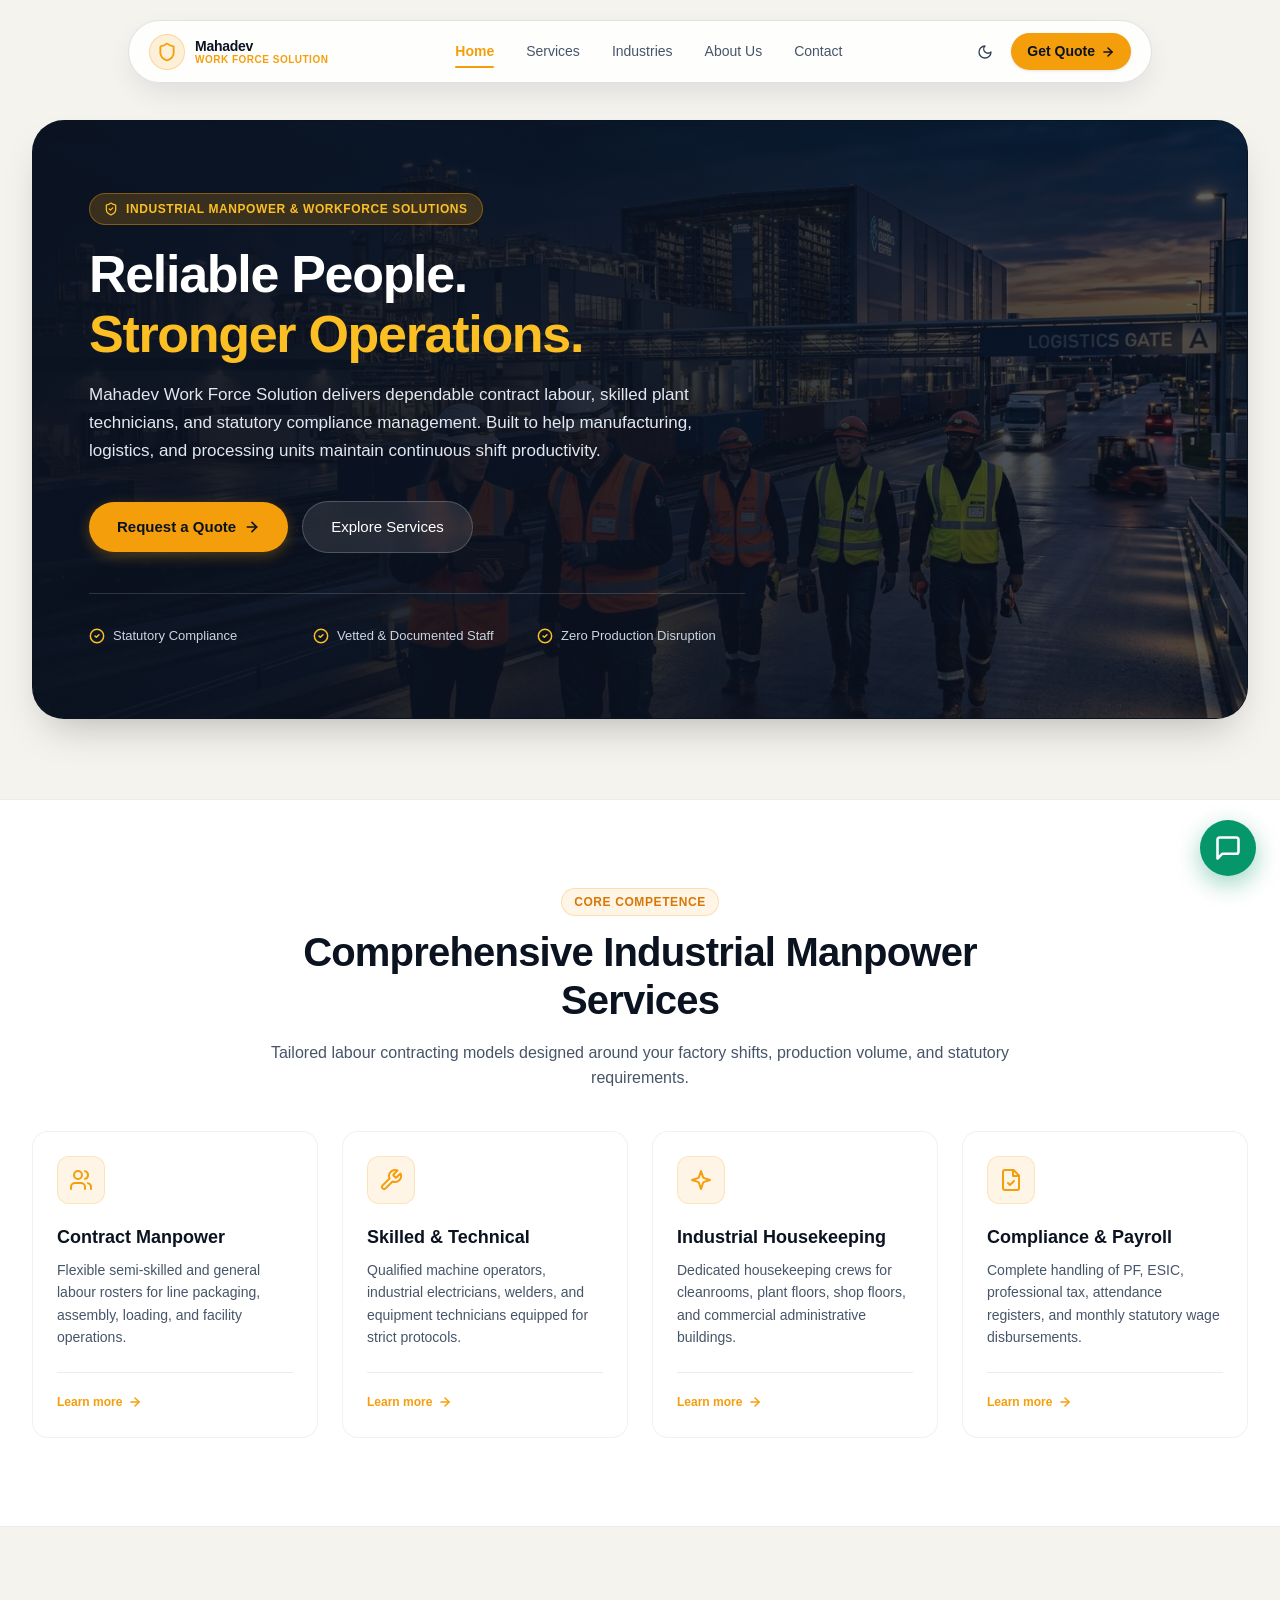
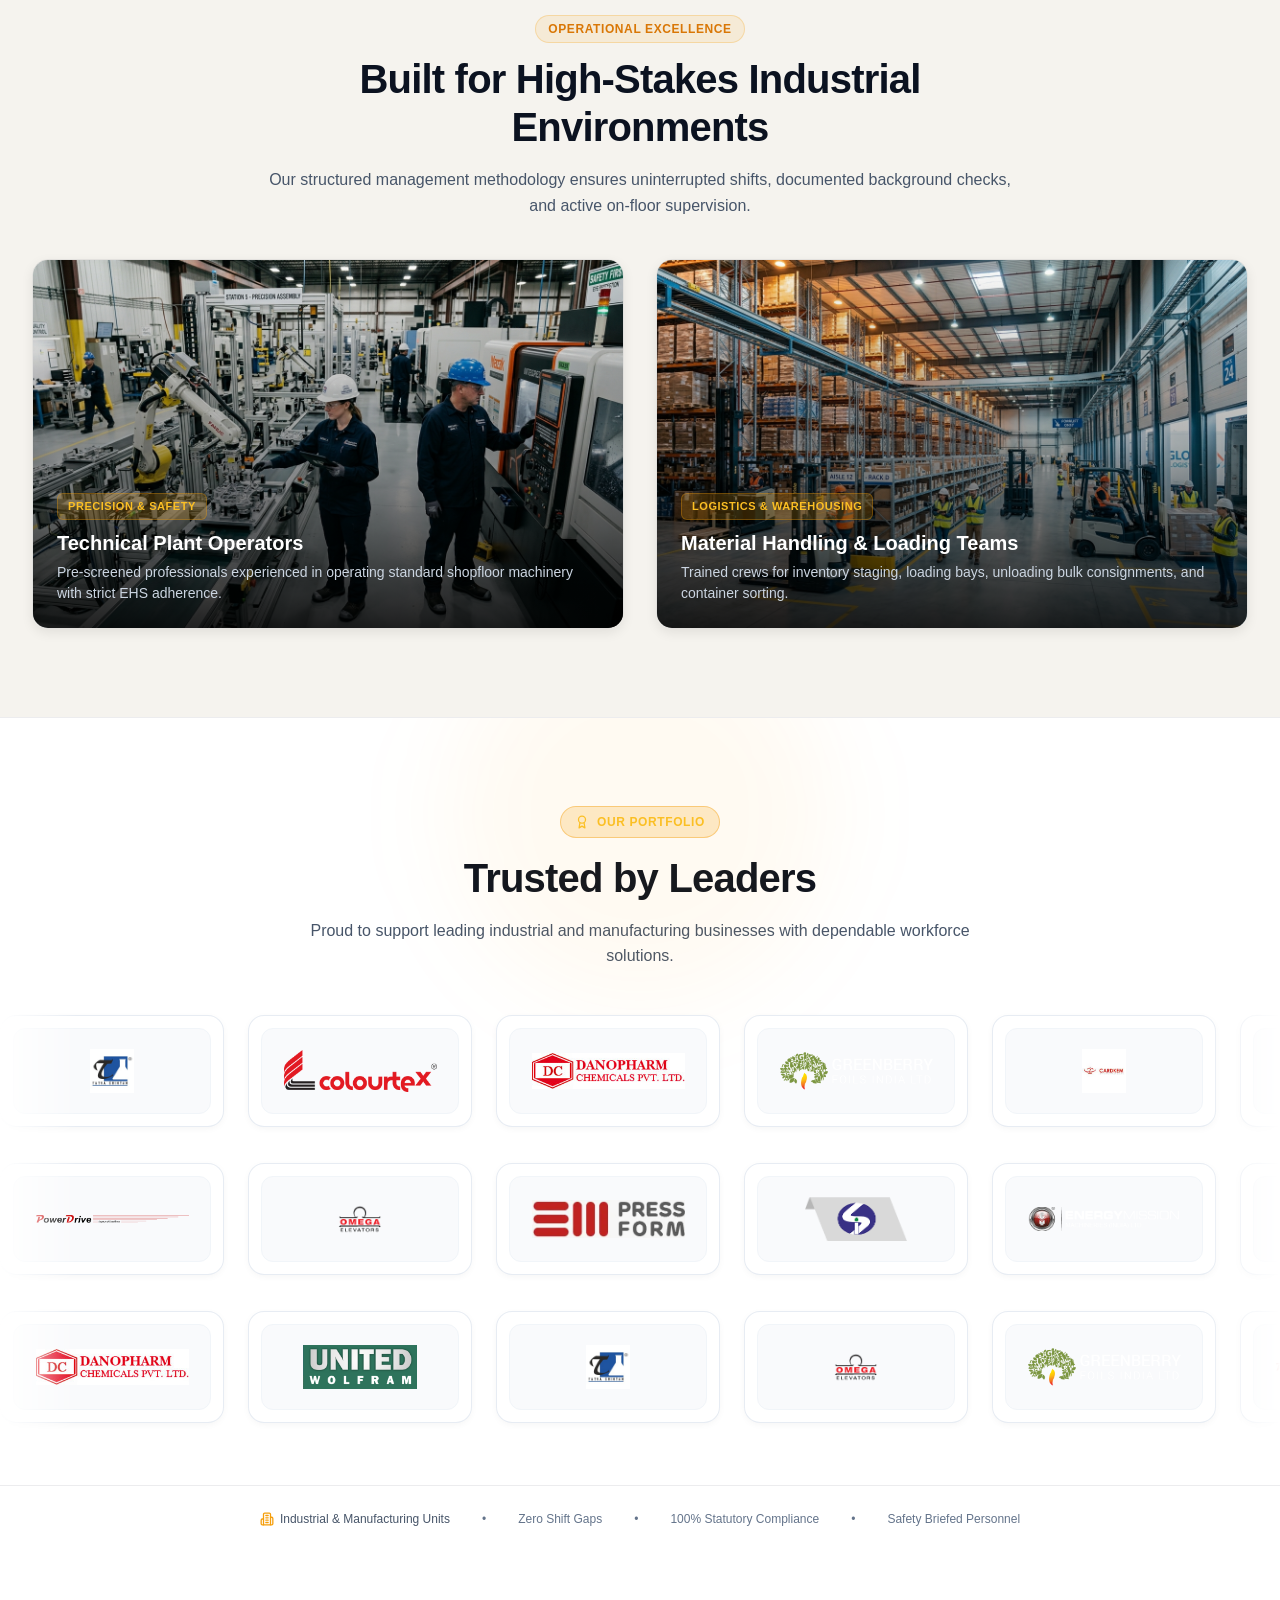
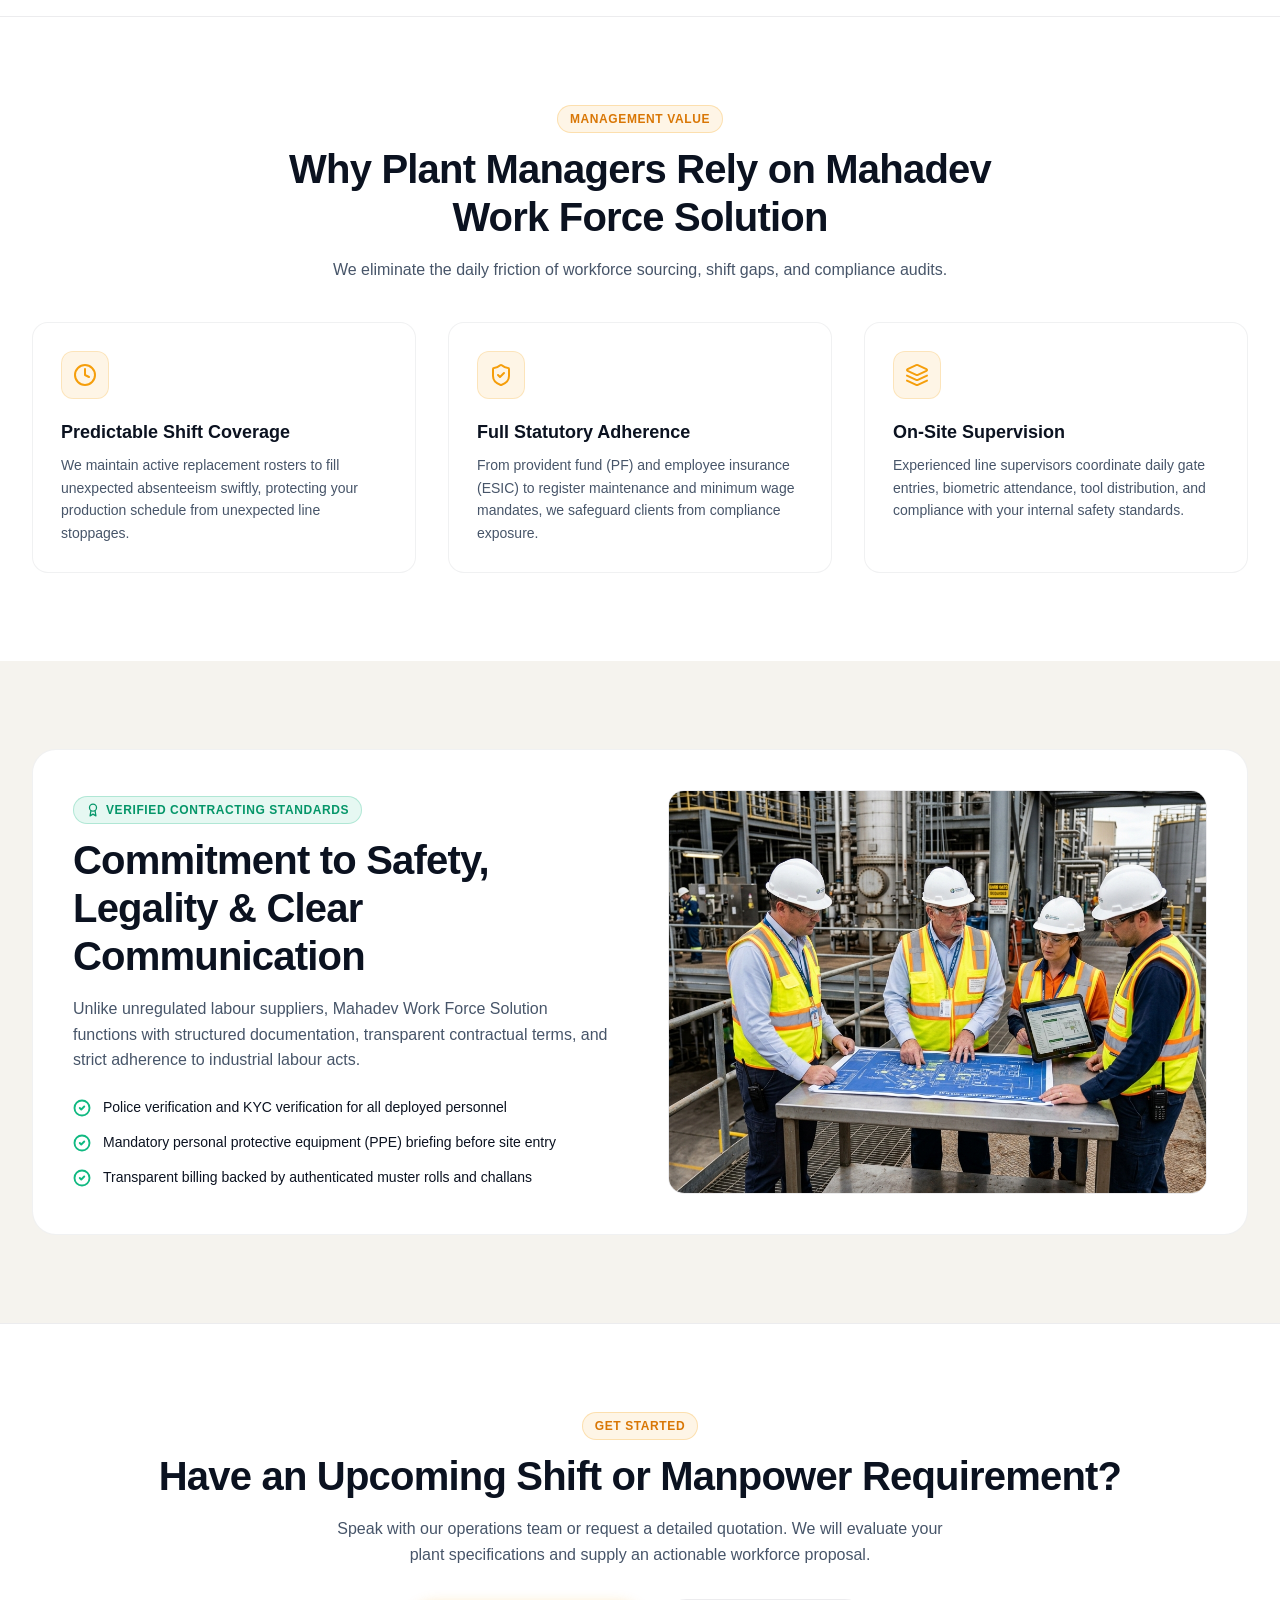
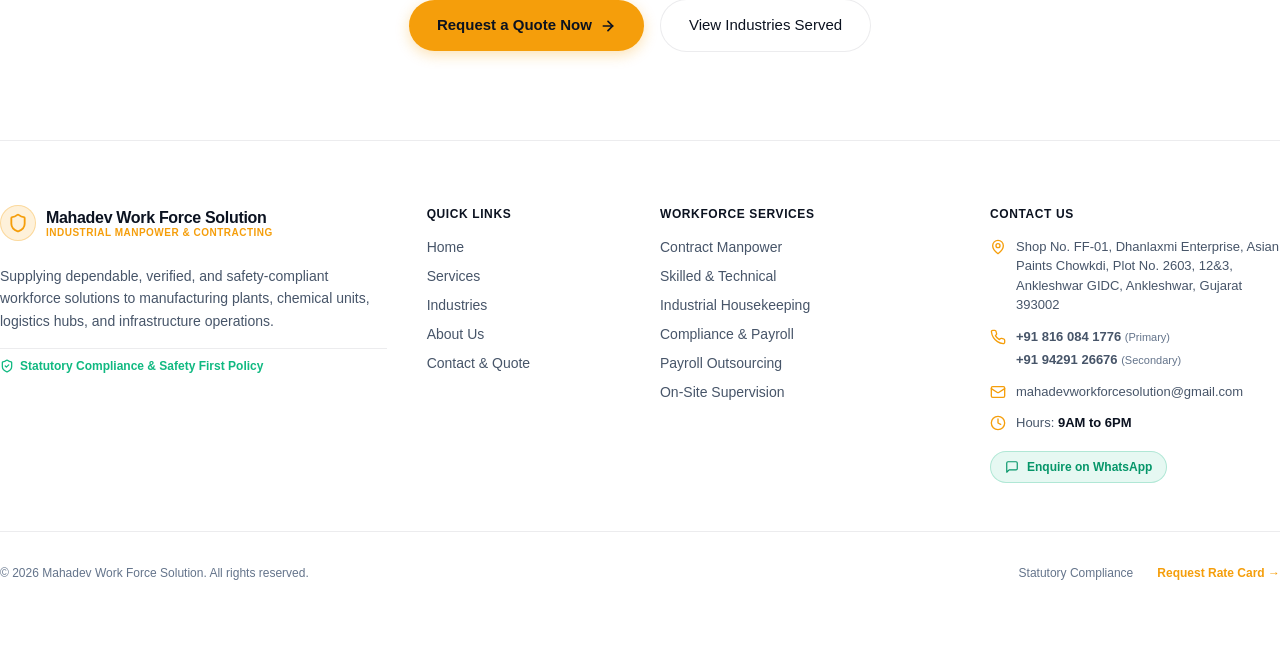
<file: index.html>
<!DOCTYPE html>
<html lang="en">
<head>
  <meta charset="utf-8">
  <meta name="viewport" content="width=device-width, initial-scale=1">
  <meta name="theme-color" content="#F5F3EE">
  <title>Industrial Manpower Supply &amp; Labour Contractor in Ankleshwar, Bharuch | Mahadev Work Force Solution</title>
  <meta name="description" content="Mahadev Work Force Solution provides vetted contract labour, skilled plant technicians, industrial housekeeping, and 100% statutory compliance support across Ankleshwar GIDC, Bharuch, Dahej, and Gujarat.">
  <meta name="keywords" content="industrial manpower supply, labour contractor Bharuch, manpower supply Ankleshwar, contract workers Gujarat, skilled technicians, industrial housekeeping Ankleshwar GIDC, statutory compliance PF ESIC, Mahadev Work Force Solution, Mahadev Work Solution">
  <link rel="canonical" href="https://ashish00bind.github.io/mahadevworkforcesolution/">
  <meta name="robots" content="index, follow">

  <!-- Geo Tags for Local SEO (Bharuch / Ankleshwar, Gujarat) -->
  <meta name="geo.region" content="IN-GJ">
  <meta name="geo.placename" content="Ankleshwar, Bharuch, Gujarat">
  <meta name="geo.position" content="21.6264;73.0033">
  <meta name="ICBM" content="21.6264, 73.0033">

  <!-- Open Graph / Facebook -->
  <meta property="og:type" content="website">
  <meta property="og:url" content="https://ashish00bind.github.io/mahadevworkforcesolution/">
  <meta property="og:site_name" content="Mahadev Work Force Solution">
  <meta property="og:title" content="Industrial Manpower Supply &amp; Labour Contractor | Mahadev Work Force Solution">
  <meta property="og:description" content="Reliable manpower contracting, skilled technicians, and industrial workforce management across Ankleshwar, Bharuch, Dahej, and Gujarat.">
  <meta property="og:image" content="https://ashish00bind.github.io/mahadevworkforcesolution/assets/images/hero-industrial.jpg">
  <meta property="og:image:alt" content="Mahadev Work Force Solution - Industrial Workforce Team">
  <meta property="og:locale" content="en_IN">

  <!-- Twitter Card -->
  <meta name="twitter:card" content="summary_large_image">
  <meta name="twitter:title" content="Industrial Manpower Supply &amp; Labour Contractor | Mahadev Work Force Solution">
  <meta name="twitter:description" content="Reliable manpower contracting, skilled technicians, and industrial workforce management across Ankleshwar, Bharuch, Dahej, and Gujarat.">
  <meta name="twitter:image" content="https://ashish00bind.github.io/mahadevworkforcesolution/assets/images/hero-industrial.jpg">
  <meta name="twitter:image:alt" content="Mahadev Work Force Solution - Industrial Workforce Team">

  <!-- JSON-LD Structured Data: Local Business / Employment Agency -->
  <script type="application/ld+json">
  {
    "@context": "https://schema.org",
    "@type": "EmploymentAgency",
    "name": "Mahadev Work Force Solution",
    "alternateName": "Mahadev Work Solution",
    "image": "https://ashish00bind.github.io/mahadevworkforcesolution/assets/logo/NEW-LOGO.png",
    "url": "https://ashish00bind.github.io/mahadevworkforcesolution/",
    "telephone": ["+918160841776", "+919429126676"],
    "email": "mahadevworkforcesolution@gmail.com",
    "priceRange": "$$",
    "address": {
      "@type": "PostalAddress",
      "streetAddress": "Shop No. FF-01, Dhanlaxmi Enterprise, Asian Paints Chowkdi, Plot No. 2603, 12&3, Ankleshwar GIDC",
      "addressLocality": "Ankleshwar",
      "addressRegion": "Gujarat",
      "postalCode": "393002",
      "addressCountry": "IN"
    },
    "geo": {
      "@type": "GeoCoordinates",
      "latitude": 21.6264,
      "longitude": 73.0033
    },
    "openingHoursSpecification": {
      "@type": "OpeningHoursSpecification",
      "dayOfWeek": ["Monday", "Tuesday", "Wednesday", "Thursday", "Friday", "Saturday"],
      "opens": "09:00",
      "closes": "18:00"
    },
    "areaServed": [
      { "@type": "City", "name": "Ankleshwar" },
      { "@type": "City", "name": "Bharuch" },
      { "@type": "City", "name": "Dahej" },
      { "@type": "City", "name": "Panoli" },
      { "@type": "City", "name": "Jhagadia" },
      { "@type": "AdministrativeArea", "name": "Gujarat" }
    ],
    "founder": {
      "@type": "Person",
      "name": "Prabhash Tripathi"
    },
    "description": "Leading industrial manpower supply contractor and statutory compliance partner in Ankleshwar, Bharuch, and across Gujarat.",
    "hasOfferCatalog": {
      "@type": "OfferCatalog",
      "name": "Industrial Workforce Services",
      "itemListElement": [
        {
          "@type": "Offer",
          "itemOffered": {
            "@type": "Service",
            "name": "Contract Manpower Supply",
            "description": "Unskilled, semi-skilled, and skilled workforce contracting for manufacturing plants and warehouses."
          }
        },
        {
          "@type": "Offer",
          "itemOffered": {
            "@type": "Service",
            "name": "Skilled Technical Staffing",
            "description": "Certified plant technicians, fitters, electricians, welders, and machine operators."
          }
        },
        {
          "@type": "Offer",
          "itemOffered": {
            "@type": "Service",
            "name": "Statutory Compliance & Payroll",
            "description": "Comprehensive PF, ESIC, Factory Act, minimum wages, and labour law audit management."
          }
        },
        {
          "@type": "Offer",
          "itemOffered": {
            "@type": "Service",
            "name": "Industrial Housekeeping & Sanitation",
            "description": "Heavy manufacturing shop floor cleaning, deep sanitation, and 5S housekeeping standards."
          }
        }
      ]
    }
  }
  </script>
  <link rel="icon" href="favicon.ico">

  <!-- Core CSS -->
  <link rel="stylesheet" href="css/style.css">
  <link rel="stylesheet" href="css/responsive.css">
  <link rel="stylesheet" href="css/animations.css">

  <!-- Anti-FOUC Theme Script -->
  <script>
    (function() {
      try {
        var saved = localStorage.getItem('mws_theme');
        var prefersDark = window.matchMedia && window.matchMedia('(prefers-color-scheme: dark)').matches;
        var theme = (saved === 'dark' || saved === 'light') ? saved : (prefersDark ? 'dark' : 'light');
        document.documentElement.setAttribute('data-theme', theme);
        if (theme === 'dark') document.documentElement.classList.add('dark');
        else document.documentElement.classList.remove('dark');
      } catch(e) {}
    })();
  </script>
</head>
<body>

  <!-- Floating Pill Navbar -->
  <header class="navbar-wrapper">
    <div class="navbar-pill glass-pill">
      <!-- Brand Logo & Wordmark -->
      <a href="index.html" class="navbar-brand" aria-label="Mahadev Work Force Solution Homepage">
        <div class="brand-icon">
          <svg width="20" height="20" viewBox="0 0 24 24" fill="none" stroke="currentColor" stroke-width="2.2" stroke-linecap="round" stroke-linejoin="round">
            <path d="M20 13c0 5-3.5 7.5-7.66 8.95a1 1 0 0 1-.67-.01C7.5 20.5 4 18 4 13V6a1 1 0 0 1 1-1c2 0 4.5-1.2 6.24-2.72a1.17 1.17 0 0 1 1.52 0C14.51 3.81 17 5 19 5a1 1 0 0 1 1 1z"/>
          </svg>
        </div>
        <div class="brand-text">
          <span class="brand-title">Mahadev</span>
          <span class="brand-subtitle">Work Force Solution</span>
        </div>
      </a>

      <!-- Desktop Navigation Links -->
      <nav class="navbar-nav" aria-label="Main Navigation">
        <a href="index.html" class="nav-link active">Home</a>
        <a href="services.html" class="nav-link">Services</a>
        <a href="industries.html" class="nav-link">Industries</a>
        <a href="about.html" class="nav-link">About Us</a>
        <a href="contact.html" class="nav-link">Contact</a>
      </nav>

      <!-- Right Actions: Theme Toggle & Quote CTA -->
      <div class="navbar-actions">
        <!-- Theme Toggle Button -->
        <button type="button" class="theme-toggle-btn" data-action="toggle-theme" aria-label="Toggle theme">
          <svg class="theme-icon-sun" viewBox="0 0 24 24" fill="none" stroke="currentColor" stroke-width="2" stroke-linecap="round" stroke-linejoin="round">
            <circle cx="12" cy="12" r="4"/><path d="M12 2v2"/><path d="M12 20v2"/><path d="m4.93 4.93 1.41 1.41"/><path d="m17.66 17.66 1.41 1.41"/><path d="M2 12h2"/><path d="M20 12h2"/><path d="m6.34 17.66-1.41 1.41"/><path d="m19.07 4.93-1.41 1.41"/>
          </svg>
          <svg class="theme-icon-moon" viewBox="0 0 24 24" fill="none" stroke="currentColor" stroke-width="2" stroke-linecap="round" stroke-linejoin="round">
            <path d="M12 3a6 6 0 0 0 9 9 9 9 0 1 1-9-9Z"/>
          </svg>
        </button>

        <!-- Desktop CTA Button -->
        <a href="contact.html" class="btn-primary-pill">
          <span>Get Quote</span>
          <svg viewBox="0 0 24 24" fill="none" stroke="currentColor" stroke-width="2.5" stroke-linecap="round" stroke-linejoin="round">
            <path d="M5 12h14"/><path d="m12 5 7 7-7 7"/>
          </svg>
        </a>

        <!-- Mobile Menu Hamburger Button -->
        <button type="button" class="mobile-menu-toggle" id="mobile-menu-btn" aria-expanded="false" aria-label="Toggle navigation menu">
          <svg viewBox="0 0 24 24" fill="none" stroke="currentColor" stroke-width="2" stroke-linecap="round" stroke-linejoin="round">
            <line x1="4" x2="20" y1="12" y2="12"/><line x1="4" x2="20" y1="6" y2="6"/><line x1="4" x2="20" y1="18" y2="18"/>
          </svg>
        </button>
      </div>
    </div>
  </header>

  <!-- Mobile Navigation Drawer / Overlay -->
  <div class="mobile-drawer-overlay" id="mobile-drawer" role="dialog" aria-modal="true" aria-label="Mobile Navigation">
    <div class="mobile-drawer-content">
      <div class="drawer-header">
        <span class="drawer-title">Menu Navigation</span>
        <button type="button" class="drawer-close-btn" id="drawer-close-btn" aria-label="Close menu">
          <svg width="20" height="20" viewBox="0 0 24 24" fill="none" stroke="currentColor" stroke-width="2" stroke-linecap="round" stroke-linejoin="round">
            <path d="M18 6 6 18"/><path d="m6 6 12 12"/>
          </svg>
        </button>
      </div>

      <nav class="drawer-nav" aria-label="Mobile links">
        <a href="index.html" class="drawer-nav-link active">
          <span>Home</span>
          <div class="active-dot"></div>
        </a>
        <a href="services.html" class="drawer-nav-link">
          <span>Services</span>
        </a>
        <a href="industries.html" class="drawer-nav-link">
          <span>Industries</span>
        </a>
        <a href="about.html" class="drawer-nav-link">
          <span>About Us</span>
        </a>
        <a href="contact.html" class="drawer-nav-link">
          <span>Contact & Quote</span>
        </a>
      </nav>

      <div class="drawer-footer">
        <a href="contact.html" class="drawer-cta-btn">
          <span>Request a Manpower Quote</span>
          <svg width="16" height="16" viewBox="0 0 24 24" fill="none" stroke="currentColor" stroke-width="2.5" stroke-linecap="round" stroke-linejoin="round">
            <path d="M5 12h14"/><path d="m12 5 7 7-7 7"/>
          </svg>
        </a>
        <div style="text-align: center; font-size: 0.75rem; color: var(--text-muted);">
          Industrial Manpower & Contracting Solutions
        </div>
      </div>
    </div>
  </div>

  <main>
    <!-- 1. HERO SECTION -->
    <section class="hero-section">
      <div class="container-max">
        <div class="hero-box">
          <!-- Background Image with Cinematic Overlay -->
          <div class="hero-bg-wrapper">
            <img src="assets/images/hero-industrial.jpg" alt="Industrial manufacturing and logistics facility with workforce" class="hero-bg-img" fetchpriority="high">
            <div class="hero-overlay"></div>
          </div>

          <!-- Hero Content -->
          <div class="hero-content">
            <div class="eyebrow-badge">
              <svg viewBox="0 0 24 24" fill="none" stroke="currentColor" stroke-width="2.2" stroke-linecap="round" stroke-linejoin="round">
                <path d="M20 13c0 5-3.5 7.5-7.66 8.95a1 1 0 0 1-.67-.01C7.5 20.5 4 18 4 13V6a1 1 0 0 1 1-1c2 0 4.5-1.2 6.24-2.72a1.17 1.17 0 0 1 1.52 0C14.51 3.81 17 5 19 5a1 1 0 0 1 1 1z"/>
                <path d="m9 12 2 2 4-4"/>
              </svg>
              <span>Industrial Manpower & Workforce Solutions</span>
            </div>

            <h1 class="hero-title">
              Reliable People. <br>
              <span class="highlight">Stronger Operations.</span>
            </h1>

            <p class="hero-desc">
              Mahadev Work Force Solution delivers dependable contract labour, skilled plant technicians, and statutory compliance management. Built to help manufacturing, logistics, and processing units maintain continuous shift productivity.
            </p>

            <div class="hero-ctas">
              <a href="contact.html" class="btn-hero-primary">
                <span>Request a Quote</span>
                <svg width="16" height="16" viewBox="0 0 24 24" fill="none" stroke="currentColor" stroke-width="2.5" stroke-linecap="round" stroke-linejoin="round">
                  <path d="M5 12h14"/><path d="m12 5 7 7-7 7"/>
                </svg>
              </a>

              <a href="services.html" class="btn-hero-secondary">
                <span>Explore Services</span>
              </a>
            </div>

            <!-- Core Pillars -->
            <div class="hero-pillars">
              <div class="hero-pillar-item">
                <svg viewBox="0 0 24 24" fill="none" stroke="currentColor" stroke-width="2.2" stroke-linecap="round" stroke-linejoin="round">
                  <path d="M12 22c5.523 0 10-4.477 10-10S17.523 2 12 2 2 6.477 2 12s4.477 10 10 10z"/><path d="m9 12 2 2 4-4"/>
                </svg>
                <span>Statutory Compliance</span>
              </div>
              <div class="hero-pillar-item">
                <svg viewBox="0 0 24 24" fill="none" stroke="currentColor" stroke-width="2.2" stroke-linecap="round" stroke-linejoin="round">
                  <path d="M12 22c5.523 0 10-4.477 10-10S17.523 2 12 2 2 6.477 2 12s4.477 10 10 10z"/><path d="m9 12 2 2 4-4"/>
                </svg>
                <span>Vetted & Documented Staff</span>
              </div>
              <div class="hero-pillar-item">
                <svg viewBox="0 0 24 24" fill="none" stroke="currentColor" stroke-width="2.2" stroke-linecap="round" stroke-linejoin="round">
                  <path d="M12 22c5.523 0 10-4.477 10-10S17.523 2 12 2 2 6.477 2 12s4.477 10 10 10z"/><path d="m9 12 2 2 4-4"/>
                </svg>
                <span>Zero Production Disruption</span>
              </div>
            </div>
          </div>
        </div>
      </div>
    </section>

    <!-- 2. EXPERTISE OVERVIEW (CORE COMPETENCE) -->
    <section class="section-py section-border-y bg-elevated">
      <div class="container-max">
        <div class="section-heading">
          <div class="section-eyebrow">
            <span>Core Competence</span>
          </div>
          <h2 class="section-title">Comprehensive Industrial Manpower Services</h2>
          <p class="section-desc">Tailored labour contracting models designed around your factory shifts, production volume, and statutory requirements.</p>
        </div>

        <div class="grid-4">
          <!-- Card 1 -->
          <div class="glass-card competence-card">
            <div>
              <div class="competence-icon-box">
                <svg viewBox="0 0 24 24" fill="none" stroke="currentColor" stroke-width="2" stroke-linecap="round" stroke-linejoin="round">
                  <path d="M16 21v-2a4 4 0 0 0-4-4H6a4 4 0 0 0-4 4v2"/><circle cx="9" cy="7" r="4"/><path d="M22 21v-2a4 4 0 0 0-3-3.87"/><path d="M16 3.13a4 4 0 0 1 0 7.75"/>
                </svg>
              </div>
              <h3 class="competence-title">Contract Manpower</h3>
              <p class="competence-desc">
                Flexible semi-skilled and general labour rosters for line packaging, assembly, loading, and facility operations.
              </p>
            </div>
            <div class="competence-footer">
              <a href="services.html#contract-manpower" class="link-arrow">
                <span>Learn more</span>
                <svg viewBox="0 0 24 24" fill="none" stroke="currentColor" stroke-width="2.5" stroke-linecap="round" stroke-linejoin="round"><path d="M5 12h14"/><path d="m12 5 7 7-7 7"/></svg>
              </a>
            </div>
          </div>

          <!-- Card 2 -->
          <div class="glass-card competence-card">
            <div>
              <div class="competence-icon-box">
                <svg viewBox="0 0 24 24" fill="none" stroke="currentColor" stroke-width="2" stroke-linecap="round" stroke-linejoin="round">
                  <path d="M14.7 6.3a1 1 0 0 0 0 1.4l1.6 1.6a1 1 0 0 0 1.4 0l3.77-3.77a6 6 0 0 1-7.94 7.94l-6.91 6.91a2.12 2.12 0 0 1-3-3l6.91-6.91a6 6 0 0 1 7.94-7.94l-3.76 3.76z"/>
                </svg>
              </div>
              <h3 class="competence-title">Skilled & Technical</h3>
              <p class="competence-desc">
                Qualified machine operators, industrial electricians, welders, and equipment technicians equipped for strict protocols.
              </p>
            </div>
            <div class="competence-footer">
              <a href="services.html#technical-staff" class="link-arrow">
                <span>Learn more</span>
                <svg viewBox="0 0 24 24" fill="none" stroke="currentColor" stroke-width="2.5" stroke-linecap="round" stroke-linejoin="round"><path d="M5 12h14"/><path d="m12 5 7 7-7 7"/></svg>
              </a>
            </div>
          </div>

          <!-- Card 3 -->
          <div class="glass-card competence-card">
            <div>
              <div class="competence-icon-box">
                <svg viewBox="0 0 24 24" fill="none" stroke="currentColor" stroke-width="2" stroke-linecap="round" stroke-linejoin="round">
                  <path d="m12 3-1.912 5.813a2 2 0 0 1-1.275 1.275L3 12l5.813 1.912a2 2 0 0 1 1.275 1.275L12 21l1.912-5.813a2 2 0 0 1 1.275-1.275L21 12l-5.813-1.912a2 2 0 0 1-1.275-1.275L12 3Z"/>
                </svg>
              </div>
              <h3 class="competence-title">Industrial Housekeeping</h3>
              <p class="competence-desc">
                Dedicated housekeeping crews for cleanrooms, plant floors, shop floors, and commercial administrative buildings.
              </p>
            </div>
            <div class="competence-footer">
              <a href="services.html#housekeeping" class="link-arrow">
                <span>Learn more</span>
                <svg viewBox="0 0 24 24" fill="none" stroke="currentColor" stroke-width="2.5" stroke-linecap="round" stroke-linejoin="round"><path d="M5 12h14"/><path d="m12 5 7 7-7 7"/></svg>
              </a>
            </div>
          </div>

          <!-- Card 4 -->
          <div class="glass-card competence-card">
            <div>
              <div class="competence-icon-box">
                <svg viewBox="0 0 24 24" fill="none" stroke="currentColor" stroke-width="2" stroke-linecap="round" stroke-linejoin="round">
                  <path d="M14.5 2H6a2 2 0 0 0-2 2v16a2 2 0 0 0 2 2h12a2 2 0 0 0 2-2V7.5L14.5 2z"/><polyline points="14 2 14 8 20 8"/><path d="m9 15 2 2 4-4"/>
                </svg>
              </div>
              <h3 class="competence-title">Compliance & Payroll</h3>
              <p class="competence-desc">
                Complete handling of PF, ESIC, professional tax, attendance registers, and monthly statutory wage disbursements.
              </p>
            </div>
            <div class="competence-footer">
              <a href="services.html#compliance" class="link-arrow">
                <span>Learn more</span>
                <svg viewBox="0 0 24 24" fill="none" stroke="currentColor" stroke-width="2.5" stroke-linecap="round" stroke-linejoin="round"><path d="M5 12h14"/><path d="m12 5 7 7-7 7"/></svg>
              </a>
            </div>
          </div>
        </div>
      </div>
    </section>

    <!-- 3. KEY SERVICES HIGHLIGHTS (IMAGE-LED) -->
    <section class="section-py">
      <div class="container-max">
        <div class="section-heading">
          <div class="section-eyebrow">
            <span>Operational Excellence</span>
          </div>
          <h2 class="section-title">Built for High-Stakes Industrial Environments</h2>
          <p class="section-desc">Our structured management methodology ensures uninterrupted shifts, documented background checks, and active on-floor supervision.</p>
        </div>

        <div class="grid-2">
          <!-- Visual 1 -->
          <div class="visual-card">
            <img src="assets/images/services-skilled.jpg" alt="Precision assembly and machinery technicians" class="visual-card-img" loading="lazy">
            <div class="visual-card-overlay"></div>
            <div class="visual-card-content">
              <span class="visual-card-badge">Precision & Safety</span>
              <h3 class="visual-card-title">Technical Plant Operators</h3>
              <p class="visual-card-desc">Pre-screened professionals experienced in operating standard shopfloor machinery with strict EHS adherence.</p>
            </div>
          </div>

          <!-- Visual 2 -->
          <div class="visual-card">
            <img src="assets/images/industries-logistics.jpg" alt="Warehouse and logistics operations" class="visual-card-img" loading="lazy">
            <div class="visual-card-overlay"></div>
            <div class="visual-card-content">
              <span class="visual-card-badge">Logistics & Warehousing</span>
              <h3 class="visual-card-title">Material Handling & Loading Teams</h3>
              <p class="visual-card-desc">Trained crews for inventory staging, loading bays, unloading bulk consignments, and container sorting.</p>
            </div>
          </div>
        </div>
      </div>
    </section>

    <!-- 4. CLIENT PORTFOLIO — TRUSTED BY LEADERS (3-ROW ALTERNATING MARQUEE) -->
    <section class="portfolio-section" id="client-portfolio" aria-label="Our Portfolio — Trusted by Leaders">
      <div class="portfolio-bg-glow" aria-hidden="true"></div>

      <div class="container-max" style="text-align: center; margin-bottom: 2.5rem;">
        <div class="eyebrow-badge" style="margin-bottom: 1rem;">
          <svg viewBox="0 0 24 24" fill="none" stroke="currentColor" stroke-width="2.2" stroke-linecap="round" stroke-linejoin="round">
            <circle cx="12" cy="8" r="6"/><path d="M15.477 12.89 17 22l-5-3-5 3 1.523-9.11"/>
          </svg>
          <span>OUR PORTFOLIO</span>
        </div>
        <h2 class="section-title">Trusted by Leaders</h2>
        <p class="section-desc" style="max-width: 42rem; margin-left: auto; margin-right: auto;">
          Proud to support leading industrial and manufacturing businesses with dependable workforce solutions.
        </p>
      </div>

      <!-- Marquee Mask Wrapper -->
      <div class="marquee-mask marquee-stack">
        <!-- Row 1: Moves Left (30s) -->
        <div class="marquee-track-wrapper" role="region" aria-label="Portfolio Row 1">
          <div class="animate-marquee-left" style="animation-duration: 30s;">
            <!-- Primary Track -->
            <div class="marquee-group">
              <div class="client-logo-card"><div class="client-logo-inner"><img src="assets/logo/tatva_chintan_pharma_chem_ltd_logo.jpeg" alt="Tatva Chintan Pharma Chem" class="client-logo-img" loading="lazy"></div><span class="sr-only">Tatva Chintan Pharma Chem</span></div>
              <div class="client-logo-card"><div class="client-logo-inner"><img src="assets/logo/colourtex-logo.png" alt="Colourtex Industries" class="client-logo-img" loading="lazy"></div><span class="sr-only">Colourtex Industries</span></div>
              <div class="client-logo-card"><div class="client-logo-inner"><img src="assets/logo/logo.jpg" alt="Danopharm Chemicals" class="client-logo-img" loading="lazy"></div><span class="sr-only">Danopharm Chemicals</span></div>
              <div class="client-logo-card"><div class="client-logo-inner"><img src="assets/logo/greenberry.png" alt="Greenberry" class="client-logo-img" loading="lazy"></div><span class="sr-only">Greenberry</span></div>
              <div class="client-logo-card"><div class="client-logo-inner"><img src="assets/logo/cardkem-pharma-pvt-ltd.jpg" alt="Cardkem Pharma" class="client-logo-img" loading="lazy"></div><span class="sr-only">Cardkem Pharma</span></div>
              <div class="client-logo-card"><div class="client-logo-inner"><img src="assets/logo/NEW-LOGO.png" alt="United Wolfram" class="client-logo-img" loading="lazy"></div><span class="sr-only">United Wolfram</span></div>
              <div class="client-logo-card"><div class="client-logo-inner"><img src="assets/logo/NRA.png" alt="NRA Life Sciences" class="client-logo-img" loading="lazy"></div><span class="sr-only">NRA Life Sciences</span></div>
              <div class="client-logo-card"><div class="client-logo-inner"><img src="assets/logo/logo-ce-equipment.png" alt="CE Process Equipments" class="client-logo-img" loading="lazy"></div><span class="sr-only">CE Process Equipments</span></div>
            </div>
            <!-- Duplicate Track for Seamless Infinite Loop -->
            <div class="marquee-group" aria-hidden="true">
              <div class="client-logo-card"><div class="client-logo-inner"><img src="assets/logo/tatva_chintan_pharma_chem_ltd_logo.jpeg" alt="" class="client-logo-img" loading="lazy"></div></div>
              <div class="client-logo-card"><div class="client-logo-inner"><img src="assets/logo/colourtex-logo.png" alt="" class="client-logo-img" loading="lazy"></div></div>
              <div class="client-logo-card"><div class="client-logo-inner"><img src="assets/logo/logo.jpg" alt="" class="client-logo-img" loading="lazy"></div></div>
              <div class="client-logo-card"><div class="client-logo-inner"><img src="assets/logo/greenberry.png" alt="" class="client-logo-img" loading="lazy"></div></div>
              <div class="client-logo-card"><div class="client-logo-inner"><img src="assets/logo/cardkem-pharma-pvt-ltd.jpg" alt="" class="client-logo-img" loading="lazy"></div></div>
              <div class="client-logo-card"><div class="client-logo-inner"><img src="assets/logo/NEW-LOGO.png" alt="" class="client-logo-img" loading="lazy"></div></div>
              <div class="client-logo-card"><div class="client-logo-inner"><img src="assets/logo/NRA.png" alt="" class="client-logo-img" loading="lazy"></div></div>
              <div class="client-logo-card"><div class="client-logo-inner"><img src="assets/logo/logo-ce-equipment.png" alt="" class="client-logo-img" loading="lazy"></div></div>
            </div>
          </div>
        </div>

        <!-- Row 2: Moves Right (26s) -->
        <div class="marquee-track-wrapper" role="region" aria-label="Portfolio Row 2">
          <div class="animate-marquee-right" style="animation-duration: 26s;">
            <!-- Primary Track -->
            <div class="marquee-group">
              <div class="client-logo-card"><div class="client-logo-inner"><img src="assets/logo/logof.png" alt="PowerDrive" class="client-logo-img" loading="lazy"></div><span class="sr-only">PowerDrive</span></div>
              <div class="client-logo-card"><div class="client-logo-inner"><img src="assets/logo/omegaLoader.png" alt="Omega Elevators" class="client-logo-img" loading="lazy"></div><span class="sr-only">Omega Elevators</span></div>
              <div class="client-logo-card"><div class="client-logo-inner"><img src="assets/logo/logo.webp" alt="Press Form" class="client-logo-img" loading="lazy"></div><span class="sr-only">Press Form</span></div>
              <div class="client-logo-card"><div class="client-logo-inner"><img src="assets/logo/stride_logo_new.png" alt="Strides Group" class="client-logo-img" loading="lazy"></div><span class="sr-only">Strides Group</span></div>
              <div class="client-logo-card"><div class="client-logo-inner"><img src="assets/logo/logo45.png" alt="Industrial Tooling" class="client-logo-img" loading="lazy"></div><span class="sr-only">Industrial Tooling</span></div>
              <div class="client-logo-card"><div class="client-logo-inner"><img src="assets/logo/logo_159589.jpg" alt="Industrial Gear Works" class="client-logo-img" loading="lazy"></div><span class="sr-only">Industrial Gear Works</span></div>
              <div class="client-logo-card"><div class="client-logo-inner"><img src="assets/logo/logo.png" alt="Advanced Polymers" class="client-logo-img" loading="lazy"></div><span class="sr-only">Advanced Polymers</span></div>
              <div class="client-logo-card"><div class="client-logo-inner"><img src="assets/logo/colourtex-logo.png" alt="Colourtex Industries" class="client-logo-img" loading="lazy"></div><span class="sr-only">Colourtex Industries</span></div>
            </div>
            <!-- Duplicate Track -->
            <div class="marquee-group" aria-hidden="true">
              <div class="client-logo-card"><div class="client-logo-inner"><img src="assets/logo/logof.png" alt="" class="client-logo-img" loading="lazy"></div></div>
              <div class="client-logo-card"><div class="client-logo-inner"><img src="assets/logo/omegaLoader.png" alt="" class="client-logo-img" loading="lazy"></div></div>
              <div class="client-logo-card"><div class="client-logo-inner"><img src="assets/logo/logo.webp" alt="" class="client-logo-img" loading="lazy"></div></div>
              <div class="client-logo-card"><div class="client-logo-inner"><img src="assets/logo/stride_logo_new.png" alt="" class="client-logo-img" loading="lazy"></div></div>
              <div class="client-logo-card"><div class="client-logo-inner"><img src="assets/logo/logo45.png" alt="" class="client-logo-img" loading="lazy"></div></div>
              <div class="client-logo-card"><div class="client-logo-inner"><img src="assets/logo/logo_159589.jpg" alt="" class="client-logo-img" loading="lazy"></div></div>
              <div class="client-logo-card"><div class="client-logo-inner"><img src="assets/logo/logo.png" alt="" class="client-logo-img" loading="lazy"></div></div>
              <div class="client-logo-card"><div class="client-logo-inner"><img src="assets/logo/colourtex-logo.png" alt="" class="client-logo-img" loading="lazy"></div></div>
            </div>
          </div>
        </div>

        <!-- Row 3: Moves Left (32s) -->
        <div class="marquee-track-wrapper" role="region" aria-label="Portfolio Row 3">
          <div class="animate-marquee-left" style="animation-duration: 32s;">
            <!-- Primary Track -->
            <div class="marquee-group">
              <div class="client-logo-card"><div class="client-logo-inner"><img src="assets/logo/logo.jpg" alt="Danopharm Chemicals" class="client-logo-img" loading="lazy"></div><span class="sr-only">Danopharm Chemicals</span></div>
              <div class="client-logo-card"><div class="client-logo-inner"><img src="assets/logo/NEW-LOGO.png" alt="United Wolfram" class="client-logo-img" loading="lazy"></div><span class="sr-only">United Wolfram</span></div>
              <div class="client-logo-card"><div class="client-logo-inner"><img src="assets/logo/tatva_chintan_pharma_chem_ltd_logo.jpeg" alt="Tatva Chintan" class="client-logo-img" loading="lazy"></div><span class="sr-only">Tatva Chintan</span></div>
              <div class="client-logo-card"><div class="client-logo-inner"><img src="assets/logo/omegaLoader.png" alt="Omega Elevators" class="client-logo-img" loading="lazy"></div><span class="sr-only">Omega Elevators</span></div>
              <div class="client-logo-card"><div class="client-logo-inner"><img src="assets/logo/greenberry.png" alt="Greenberry" class="client-logo-img" loading="lazy"></div><span class="sr-only">Greenberry</span></div>
              <div class="client-logo-card"><div class="client-logo-inner"><img src="assets/logo/logof.png" alt="PowerDrive" class="client-logo-img" loading="lazy"></div><span class="sr-only">PowerDrive</span></div>
              <div class="client-logo-card"><div class="client-logo-inner"><img src="assets/logo/cardkem-pharma-pvt-ltd.jpg" alt="Cardkem Pharma" class="client-logo-img" loading="lazy"></div><span class="sr-only">Cardkem Pharma</span></div>
              <div class="client-logo-card"><div class="client-logo-inner"><img src="assets/logo/logo.webp" alt="Press Form" class="client-logo-img" loading="lazy"></div><span class="sr-only">Press Form</span></div>
            </div>
            <!-- Duplicate Track -->
            <div class="marquee-group" aria-hidden="true">
              <div class="client-logo-card"><div class="client-logo-inner"><img src="assets/logo/logo.jpg" alt="" class="client-logo-img" loading="lazy"></div></div>
              <div class="client-logo-card"><div class="client-logo-inner"><img src="assets/logo/NEW-LOGO.png" alt="" class="client-logo-img" loading="lazy"></div></div>
              <div class="client-logo-card"><div class="client-logo-inner"><img src="assets/logo/tatva_chintan_pharma_chem_ltd_logo.jpeg" alt="" class="client-logo-img" loading="lazy"></div></div>
              <div class="client-logo-card"><div class="client-logo-inner"><img src="assets/logo/omegaLoader.png" alt="" class="client-logo-img" loading="lazy"></div></div>
              <div class="client-logo-card"><div class="client-logo-inner"><img src="assets/logo/greenberry.png" alt="" class="client-logo-img" loading="lazy"></div></div>
              <div class="client-logo-card"><div class="client-logo-inner"><img src="assets/logo/logof.png" alt="" class="client-logo-img" loading="lazy"></div></div>
              <div class="client-logo-card"><div class="client-logo-inner"><img src="assets/logo/cardkem-pharma-pvt-ltd.jpg" alt="" class="client-logo-img" loading="lazy"></div></div>
              <div class="client-logo-card"><div class="client-logo-inner"><img src="assets/logo/logo.webp" alt="" class="client-logo-img" loading="lazy"></div></div>
            </div>
          </div>
        </div>
      </div>

      <!-- Trust Metric Footline -->
      <div class="portfolio-trust-line">
        <span class="trust-item-highlight">
          <svg viewBox="0 0 24 24" fill="none" stroke="currentColor" stroke-width="2.2" stroke-linecap="round" stroke-linejoin="round">
            <path d="M6 22V4a2 2 0 0 1 2-2h8a2 2 0 0 1 2 2v18Z"/><path d="M6 12H4a2 2 0 0 0-2 2v6a2 2 0 0 0 2 2h2"/><path d="M18 9h2a2 2 0 0 1 2 2v9a2 2 0 0 1-2 2h-2"/><path d="M10 6h4"/><path d="M10 10h4"/><path d="M10 14h4"/><path d="M10 18h4"/>
          </svg>
          <span>Industrial & Manufacturing Units</span>
        </span>
        <span>•</span>
        <span>Zero Shift Gaps</span>
        <span>•</span>
        <span>100% Statutory Compliance</span>
        <span>•</span>
        <span>Safety Briefed Personnel</span>
      </div>
    </section>

    <!-- 5. WORKFORCE MANAGEMENT BENEFITS -->
    <section class="section-py section-border-b bg-elevated">
      <div class="container-max">
        <div class="section-heading">
          <div class="section-eyebrow">
            <span>Management Value</span>
          </div>
          <h2 class="section-title">Why Plant Managers Rely on Mahadev Work Force Solution</h2>
          <p class="section-desc">We eliminate the daily friction of workforce sourcing, shift gaps, and compliance audits.</p>
        </div>

        <div class="grid-3">
          <div class="glass-card" style="padding: 1.75rem;">
            <div class="competence-icon-box">
              <svg viewBox="0 0 24 24" fill="none" stroke="currentColor" stroke-width="2" stroke-linecap="round" stroke-linejoin="round">
                <circle cx="12" cy="12" r="10"/><polyline points="12 6 12 12 16 14"/>
              </svg>
            </div>
            <h3 class="competence-title">Predictable Shift Coverage</h3>
            <p class="competence-desc">
              We maintain active replacement rosters to fill unexpected absenteeism swiftly, protecting your production schedule from unexpected line stoppages.
            </p>
          </div>

          <div class="glass-card" style="padding: 1.75rem;">
            <div class="competence-icon-box">
              <svg viewBox="0 0 24 24" fill="none" stroke="currentColor" stroke-width="2" stroke-linecap="round" stroke-linejoin="round">
                <path d="M20 13c0 5-3.5 7.5-7.66 8.95a1 1 0 0 1-.67-.01C7.5 20.5 4 18 4 13V6a1 1 0 0 1 1-1c2 0 4.5-1.2 6.24-2.72a1.17 1.17 0 0 1 1.52 0C14.51 3.81 17 5 19 5a1 1 0 0 1 1 1z"/>
                <path d="m9 12 2 2 4-4"/>
              </svg>
            </div>
            <h3 class="competence-title">Full Statutory Adherence</h3>
            <p class="competence-desc">
              From provident fund (PF) and employee insurance (ESIC) to register maintenance and minimum wage mandates, we safeguard clients from compliance exposure.
            </p>
          </div>

          <div class="glass-card" style="padding: 1.75rem;">
            <div class="competence-icon-box">
              <svg viewBox="0 0 24 24" fill="none" stroke="currentColor" stroke-width="2" stroke-linecap="round" stroke-linejoin="round">
                <path d="m12.83 2.18a2 2 0 0 0-1.66 0L2.6 6.08a1 1 0 0 0 0 1.83l8.58 3.9a2 2 0 0 0 1.66 0l8.58-3.9a1 1 0 0 0 0-1.83Z"/><path d="m22 17.65-9.17 4.16a2 2 0 0 1-1.66 0L2 17.65"/><path d="m22 12.65-9.17 4.16a2 2 0 0 1-1.66 0L2 12.65"/>
              </svg>
            </div>
            <h3 class="competence-title">On-Site Supervision</h3>
            <p class="competence-desc">
              Experienced line supervisors coordinate daily gate entries, biometric attendance, tool distribution, and compliance with your internal safety standards.
            </p>
          </div>
        </div>
      </div>
    </section>

    <!-- 6. CREDIBILITY & COMMITMENT -->
    <section class="section-py">
      <div class="container-max">
        <div class="glass-card" style="padding: 2.5rem; border-radius: 1.5rem;">
          <div class="split-6-6">
            <div>
              <div class="section-eyebrow" style="color: #059669; background-color: rgba(16, 185, 129, 0.1); border-color: rgba(16, 185, 129, 0.25);">
                <svg width="14" height="14" viewBox="0 0 24 24" fill="none" stroke="currentColor" stroke-width="2.2" stroke-linecap="round" stroke-linejoin="round">
                  <circle cx="12" cy="8" r="6"/><path d="M15.477 12.89 17 22l-5-3-5 3 1.523-9.11"/>
                </svg>
                <span>Verified Contracting Standards</span>
              </div>

              <h2 class="section-title" style="margin-bottom: 1rem;">
                Commitment to Safety, Legality & Clear Communication
              </h2>

              <p class="section-desc" style="margin-bottom: 1.5rem;">
                Unlike unregulated labour suppliers, Mahadev Work Force Solution functions with structured documentation, transparent contractual terms, and strict adherence to industrial labour acts.
              </p>

              <ul style="list-style: none; display: flex; flex-direction: column; gap: 0.875rem; font-size: 0.875rem;">
                <li style="display: flex; align-items: center; gap: 0.75rem;">
                  <svg width="18" height="18" viewBox="0 0 24 24" fill="none" stroke="#10B981" stroke-width="2.5" stroke-linecap="round" stroke-linejoin="round" style="flex-shrink: 0;"><path d="M12 22c5.523 0 10-4.477 10-10S17.523 2 12 2 2 6.477 2 12s4.477 10 10 10z"/><path d="m9 12 2 2 4-4"/></svg>
                  <span>Police verification and KYC verification for all deployed personnel</span>
                </li>
                <li style="display: flex; align-items: center; gap: 0.75rem;">
                  <svg width="18" height="18" viewBox="0 0 24 24" fill="none" stroke="#10B981" stroke-width="2.5" stroke-linecap="round" stroke-linejoin="round" style="flex-shrink: 0;"><path d="M12 22c5.523 0 10-4.477 10-10S17.523 2 12 2 2 6.477 2 12s4.477 10 10 10z"/><path d="m9 12 2 2 4-4"/></svg>
                  <span>Mandatory personal protective equipment (PPE) briefing before site entry</span>
                </li>
                <li style="display: flex; align-items: center; gap: 0.75rem;">
                  <svg width="18" height="18" viewBox="0 0 24 24" fill="none" stroke="#10B981" stroke-width="2.5" stroke-linecap="round" stroke-linejoin="round" style="flex-shrink: 0;"><path d="M12 22c5.523 0 10-4.477 10-10S17.523 2 12 2 2 6.477 2 12s4.477 10 10 10z"/><path d="m9 12 2 2 4-4"/></svg>
                  <span>Transparent billing backed by authenticated muster rolls and challans</span>
                </li>
              </ul>
            </div>

            <div style="position: relative; border-radius: 1rem; overflow: hidden; aspect-ratio: 4 / 3; border: 1px solid var(--border-subtle);">
              <img src="assets/images/safety-supervision.jpg" alt="Industrial safety engineers reviewing plans on plant site" style="width: 100%; height: 100%; object-fit: cover;" loading="lazy">
            </div>
          </div>
        </div>
      </div>
    </section>

    <!-- 7. CLOSING CTA BANNER -->
    <section class="section-py section-border-t bg-elevated">
      <div class="container-narrow" style="text-align: center;">
        <div class="section-eyebrow">
          <span>Get Started</span>
        </div>
        <h2 class="section-title">Have an Upcoming Shift or Manpower Requirement?</h2>
        <p class="section-desc" style="max-width: 40rem; margin-left: auto; margin-right: auto; margin-bottom: 2rem;">
          Speak with our operations team or request a detailed quotation. We will evaluate your plant specifications and supply an actionable workforce proposal.
        </p>

        <div style="display: flex; flex-wrap: wrap; align-items: center; justify-content: center; gap: 1rem;">
          <a href="contact.html" class="btn-hero-primary">
            <span>Request a Quote Now</span>
            <svg width="16" height="16" viewBox="0 0 24 24" fill="none" stroke="currentColor" stroke-width="2.5" stroke-linecap="round" stroke-linejoin="round"><path d="M5 12h14"/><path d="m12 5 7 7-7 7"/></svg>
          </a>
          <a href="industries.html" class="btn-hero-secondary" style="color: var(--text-primary); border-color: var(--border-subtle); background-color: var(--bg-card);">
            <span>View Industries Served</span>
          </a>
        </div>
      </div>
    </section>
  </main>

  <!-- Site Footer -->
  <footer class="site-footer" aria-label="Site Footer">
    <div class="container-max footer-content">
      <div class="footer-grid">
        <!-- 1. Company Information -->
        <div style="display: flex; flex-direction: column; gap: 1rem;">
          <a href="index.html" class="navbar-brand" style="margin-bottom: 0.5rem;" aria-label="Mahadev Work Force Solution Homepage">
            <div class="brand-icon">
              <svg width="20" height="20" viewBox="0 0 24 24" fill="none" stroke="currentColor" stroke-width="2.2" stroke-linecap="round" stroke-linejoin="round">
                <path d="M20 13c0 5-3.5 7.5-7.66 8.95a1 1 0 0 1-.67-.01C7.5 20.5 4 18 4 13V6a1 1 0 0 1 1-1c2 0 4.5-1.2 6.24-2.72a1.17 1.17 0 0 1 1.52 0C14.51 3.81 17 5 19 5a1 1 0 0 1 1 1z"/>
              </svg>
            </div>
            <div class="brand-text">
              <span class="brand-title" style="font-size: 1rem;">Mahadev Work Force Solution</span>
              <span class="brand-subtitle">Industrial Manpower & Contracting</span>
            </div>
          </a>

          <p style="font-size: 0.875rem; line-height: 1.6; max-width: 24rem; color: var(--text-secondary);">
            Supplying dependable, verified, and safety-compliant workforce solutions to manufacturing plants, chemical units, logistics hubs, and infrastructure operations.
          </p>

          <div style="padding-top: 0.5rem; font-size: 0.75rem; border-top: 1px solid var(--border-subtle);">
            <span style="display: inline-flex; align-items: center; gap: 0.375rem; font-weight: 600; color: #10B981;">
              <svg width="14" height="14" viewBox="0 0 24 24" fill="none" stroke="currentColor" stroke-width="2.2" stroke-linecap="round" stroke-linejoin="round">
                <path d="M20 13c0 5-3.5 7.5-7.66 8.95a1 1 0 0 1-.67-.01C7.5 20.5 4 18 4 13V6a1 1 0 0 1 1-1c2 0 4.5-1.2 6.24-2.72a1.17 1.17 0 0 1 1.52 0C14.51 3.81 17 5 19 5a1 1 0 0 1 1 1z"/>
                <path d="m9 12 2 2 4-4"/>
              </svg>
              <span>Statutory Compliance & Safety First Policy</span>
            </span>
          </div>
        </div>

        <!-- 2. Quick Links -->
        <div>
          <h3 class="footer-heading">Quick Links</h3>
          <ul class="footer-list">
            <li><a href="index.html" class="footer-link">Home</a></li>
            <li><a href="services.html" class="footer-link">Services</a></li>
            <li><a href="industries.html" class="footer-link">Industries</a></li>
            <li><a href="about.html" class="footer-link">About Us</a></li>
            <li><a href="contact.html" class="footer-link">Contact & Quote</a></li>
          </ul>
        </div>

        <!-- 3. Workforce Services -->
        <div>
          <h3 class="footer-heading">Workforce Services</h3>
          <ul class="footer-list">
            <li><a href="services.html#contract-manpower" class="footer-link">Contract Manpower</a></li>
            <li><a href="services.html#technical-staff" class="footer-link">Skilled & Technical</a></li>
            <li><a href="services.html#housekeeping" class="footer-link">Industrial Housekeeping</a></li>
            <li><a href="services.html#compliance" class="footer-link">Compliance & Payroll</a></li>
            <li><a href="services.html#payroll" class="footer-link">Payroll Outsourcing</a></li>
            <li><a href="services.html#supervision" class="footer-link">On-Site Supervision</a></li>
          </ul>
        </div>

        <!-- 4. Contact Us -->
        <div>
          <h3 class="footer-heading">Contact Us</h3>
          <ul class="footer-contact-list">
            <li class="footer-contact-item">
              <svg viewBox="0 0 24 24" fill="none" stroke="currentColor" stroke-width="2" stroke-linecap="round" stroke-linejoin="round">
                <path d="M20 10c0 6-8 12-8 12s-8-6-8-12a8 8 0 0 1 16 0Z"/><circle cx="12" cy="10" r="3"/>
              </svg>
              <a href="https://www.google.com/maps/search/?api=1&query=Shop%20No.%20FF-01%2C%20Dhanlaxmi%20Enterprise%2C%20Asian%20Paints%20Chowkdi%2C%20Plot%20No.%202603%2C%2012%263%2C%20Ankleshwar%20GIDC%2C%20Ankleshwar%2C%20Gujarat%20393002" target="_blank" rel="noopener noreferrer" class="footer-link" style="line-height: 1.5;">
                Shop No. FF-01, Dhanlaxmi Enterprise, Asian Paints Chowkdi, Plot No. 2603, 12&3, Ankleshwar GIDC, Ankleshwar, Gujarat 393002
              </a>
            </li>

            <li class="footer-contact-item">
              <svg viewBox="0 0 24 24" fill="none" stroke="currentColor" stroke-width="2" stroke-linecap="round" stroke-linejoin="round">
                <path d="M22 16.92v3a2 2 0 0 1-2.18 2 19.79 19.79 0 0 1-8.63-3.07 19.5 19.5 0 0 1-6-6 19.79 19.79 0 0 1-3.07-8.67A2 2 0 0 1 4.11 2h3a2 2 0 0 1 2 1.72 12.84 12.84 0 0 0 .7 2.81 2 2 0 0 1-.45 2.11L8.09 9.91a16 16 0 0 0 6 6l1.27-1.27a2 2 0 0 1 2.11-.45 12.84 12.84 0 0 0 2.81.7A2 2 0 0 1 22 16.92z"/>
              </svg>
              <div style="display: flex; flex-direction: column; gap: 0.25rem;">
                <a href="tel:+918160841776" class="footer-link">
                  <strong>+91 816 084 1776</strong> <span style="font-size: 0.6875rem; color: var(--text-muted);">(Primary)</span>
                </a>
                <a href="tel:+919429126676" class="footer-link">
                  <strong>+91 94291 26676</strong> <span style="font-size: 0.6875rem; color: var(--text-muted);">(Secondary)</span>
                </a>
              </div>
            </li>

            <li class="footer-contact-item">
              <svg viewBox="0 0 24 24" fill="none" stroke="currentColor" stroke-width="2" stroke-linecap="round" stroke-linejoin="round">
                <rect width="20" height="16" x="2" y="4" rx="2"/><path d="m22 7-8.97 5.7a1.94 1.94 0 0 1-2.06 0L2 7"/>
              </svg>
              <a href="mailto:mahadevworkforcesolution@gmail.com" class="footer-link" style="word-break: break-all;">
                mahadevworkforcesolution@gmail.com
              </a>
            </li>

            <li class="footer-contact-item">
              <svg viewBox="0 0 24 24" fill="none" stroke="currentColor" stroke-width="2" stroke-linecap="round" stroke-linejoin="round">
                <circle cx="12" cy="12" r="10"/><polyline points="12 6 12 12 16 14"/>
              </svg>
              <span>Hours: <strong style="color: var(--text-primary);">9AM to 6PM</strong></span>
            </li>

            <li style="padding-top: 0.375rem;">
              <a href="https://wa.me/918160841776?text=Hello%20Mahadev%20Work%20Force%20Solution%2C%20I%20would%20like%20to%20enquire%20about%20your%20industrial%20manpower%20services." target="_blank" rel="noopener noreferrer" style="display: inline-flex; align-items: center; gap: 0.5rem; padding: 0.375rem 0.875rem; border-radius: 9999px; font-size: 0.75rem; font-weight: 600; background-color: rgba(16, 185, 129, 0.1); color: #059669; border: 1px solid rgba(16, 185, 129, 0.25);">
                <svg width="14" height="14" viewBox="0 0 24 24" fill="none" stroke="currentColor" stroke-width="2" stroke-linecap="round" stroke-linejoin="round">
                  <path d="M21 15a2 2 0 0 1-2 2H7l-4 4V5a2 2 0 0 1 2-2h14a2 2 0 0 1 2 2z"/>
                </svg>
                <span>Enquire on WhatsApp</span>
              </a>
            </li>
          </ul>
        </div>
      </div>

      <!-- Bottom Bar -->
      <div class="footer-bottom">
        <p>© <span id="current-year">2026</span> Mahadev Work Force Solution. All rights reserved.</p>
        <div style="display: flex; flex-wrap: wrap; gap: 1.5rem;">
          <a href="services.html#compliance" class="footer-link">Statutory Compliance</a>
          <a href="contact.html?service=Contract+Manpower+Supply#quote-form" class="footer-link" style="color: var(--amber-500); font-weight: 600;">Request Rate Card →</a>
        </div>
      </div>
    </div>
  </footer>

  <!-- Floating WhatsApp Action -->
  <aside class="floating-whatsapp" aria-label="Quick Communication">
    <a href="https://wa.me/918160841776?text=Hello%20Mahadev%20Work%20Force%20Solution%2C%20I%20would%20like%20to%20enquire%20about%20your%20industrial%20manpower%20services." target="_blank" rel="noopener noreferrer" class="floating-whatsapp-btn" aria-label="Enquire on WhatsApp (opens in a new tab)">
      <svg viewBox="0 0 24 24" fill="none" stroke="currentColor" stroke-width="2.2" stroke-linecap="round" stroke-linejoin="round">
        <path d="M21 15a2 2 0 0 1-2 2H7l-4 4V5a2 2 0 0 1 2-2h14a2 2 0 0 1 2 2z"/>
      </svg>
      <span class="whatsapp-tooltip">Enquire on WhatsApp</span>
    </a>
  </aside>

  <!-- Scripts -->
  <script src="js/theme.js"></script>
  <script src="js/main.js"></script>
</body>
</html>
</file>
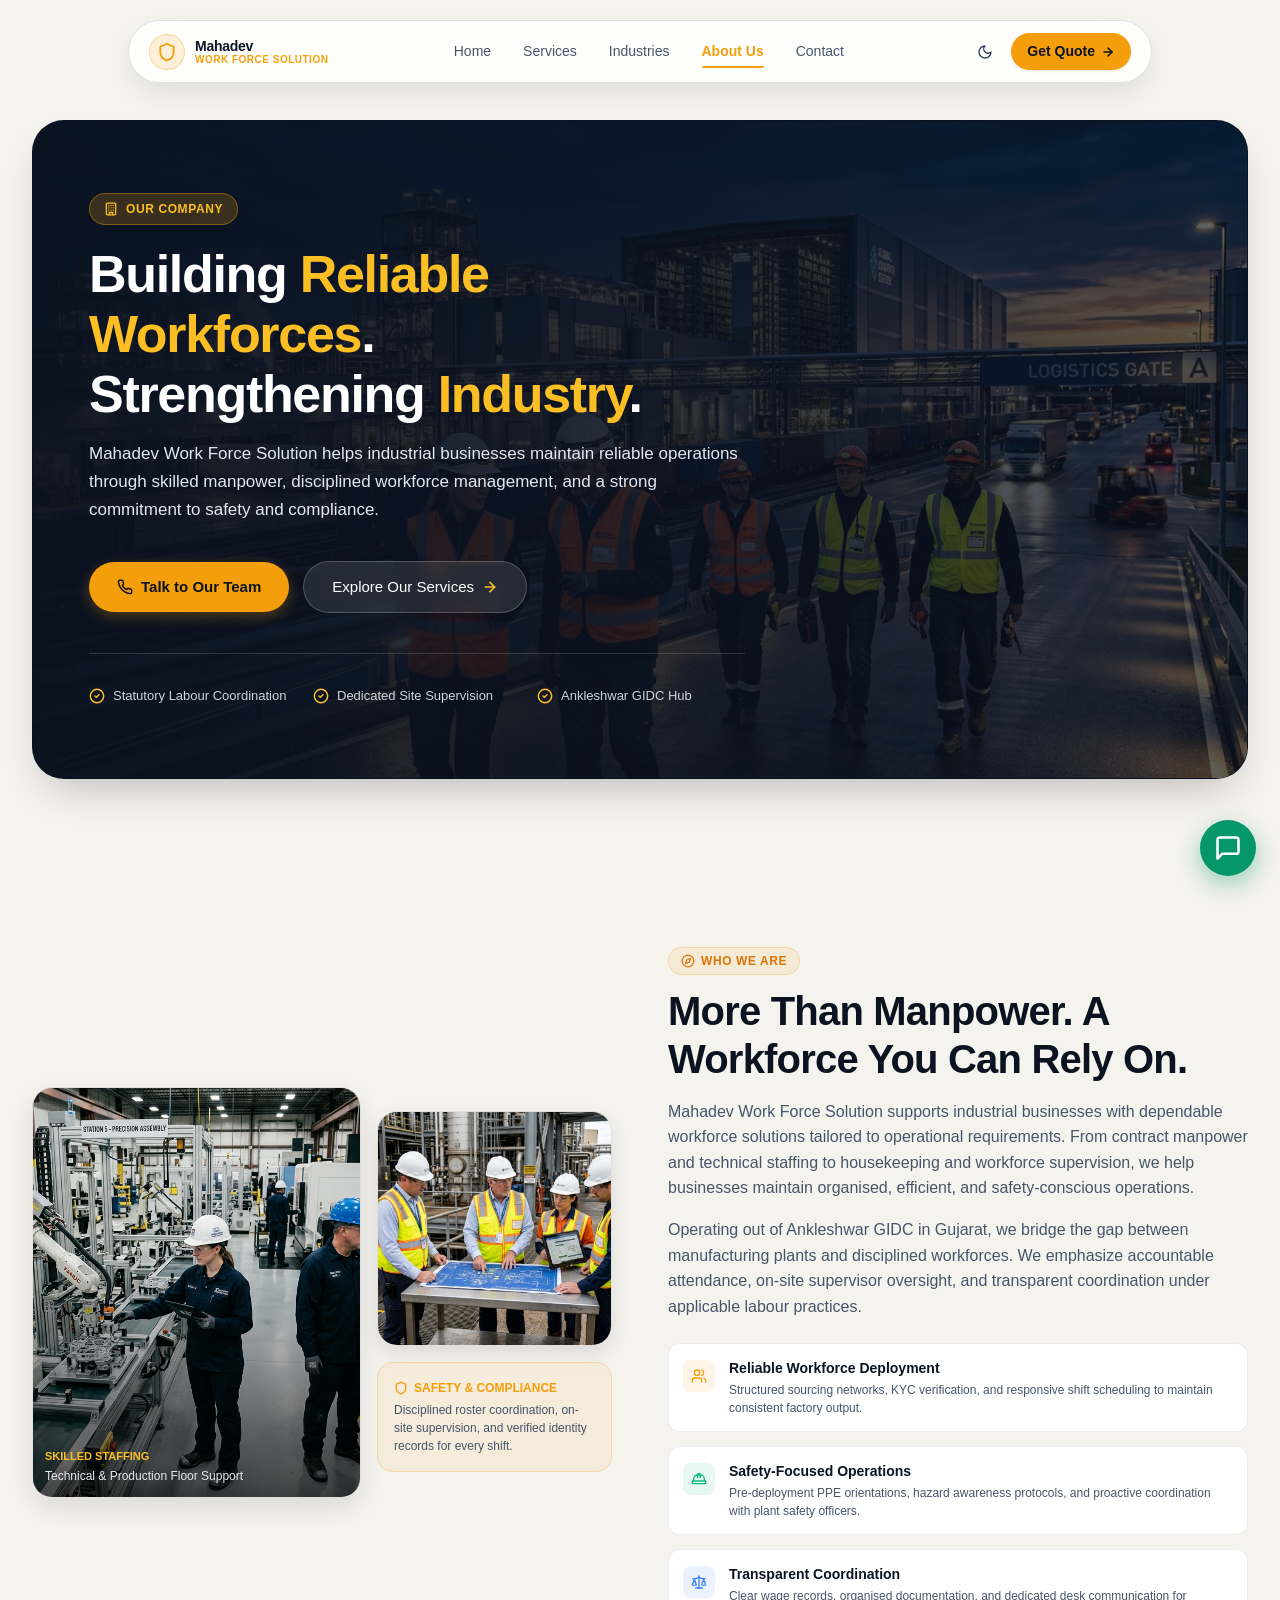
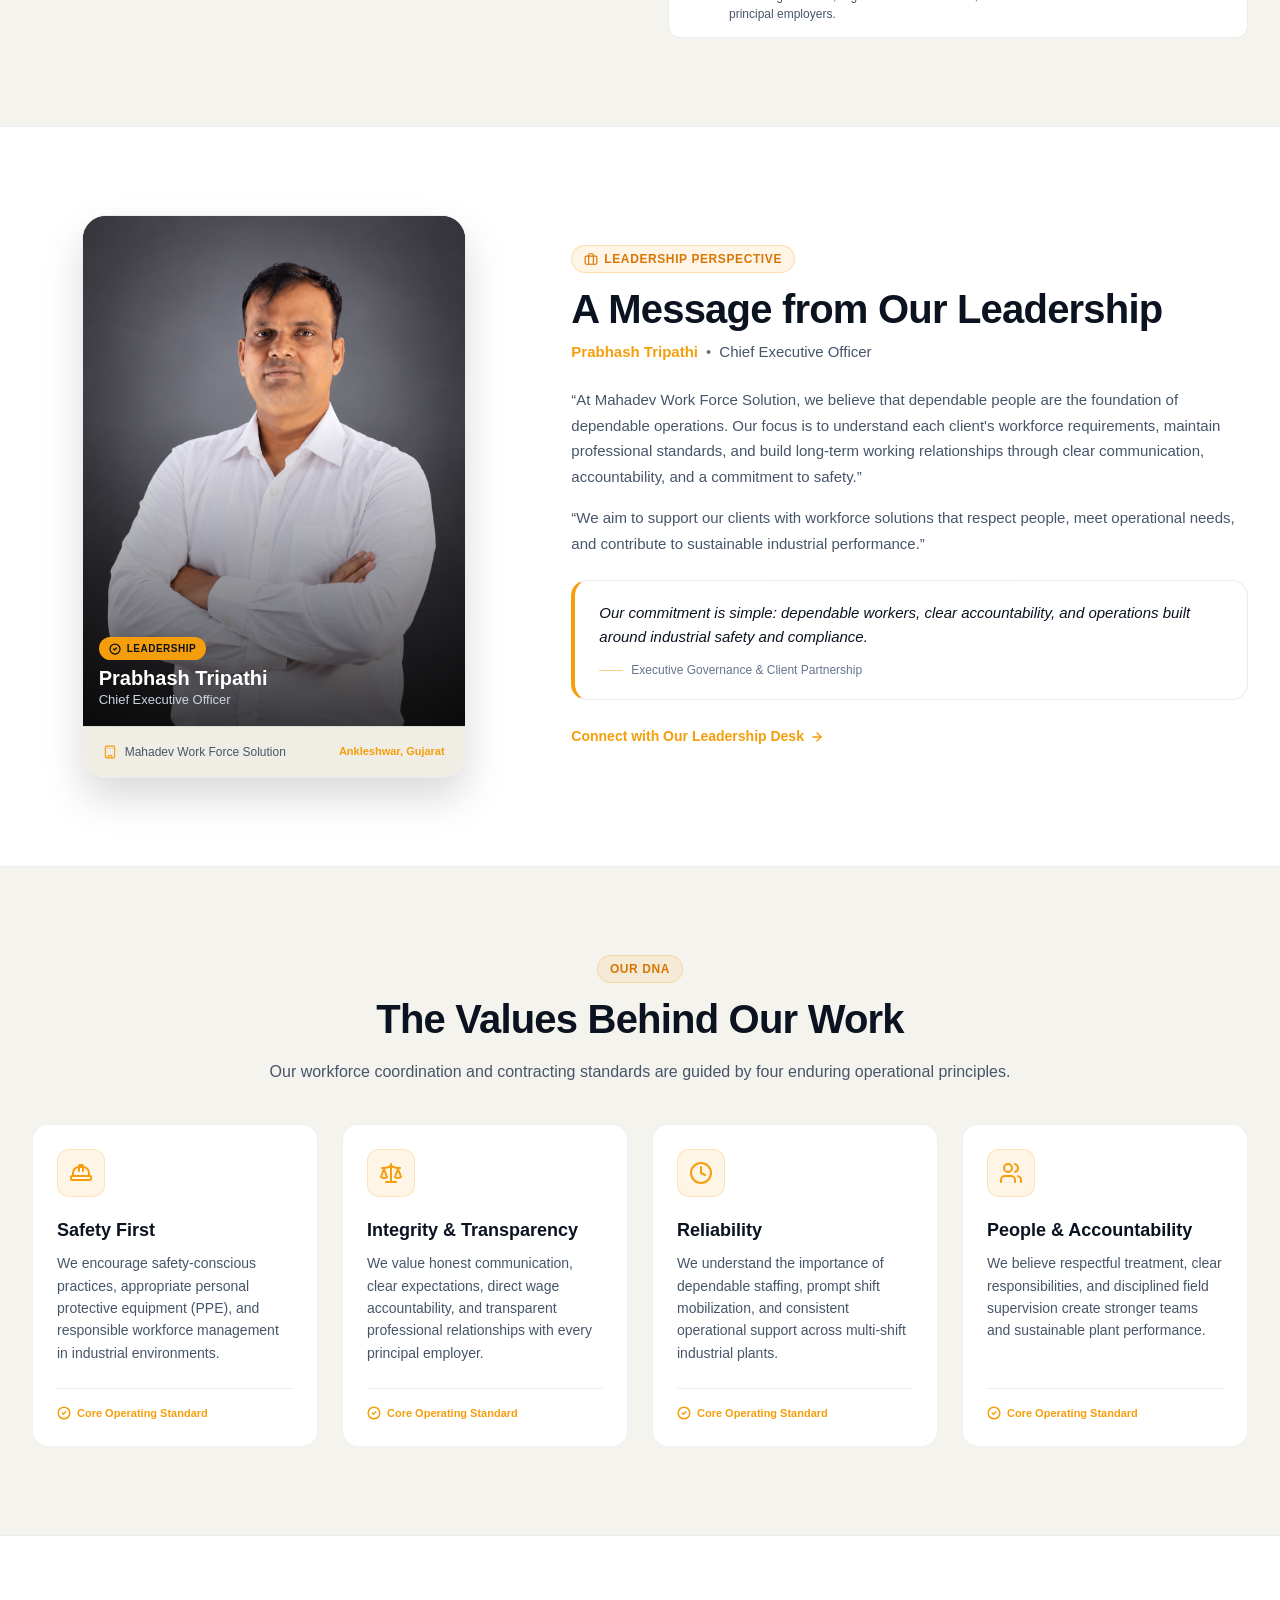
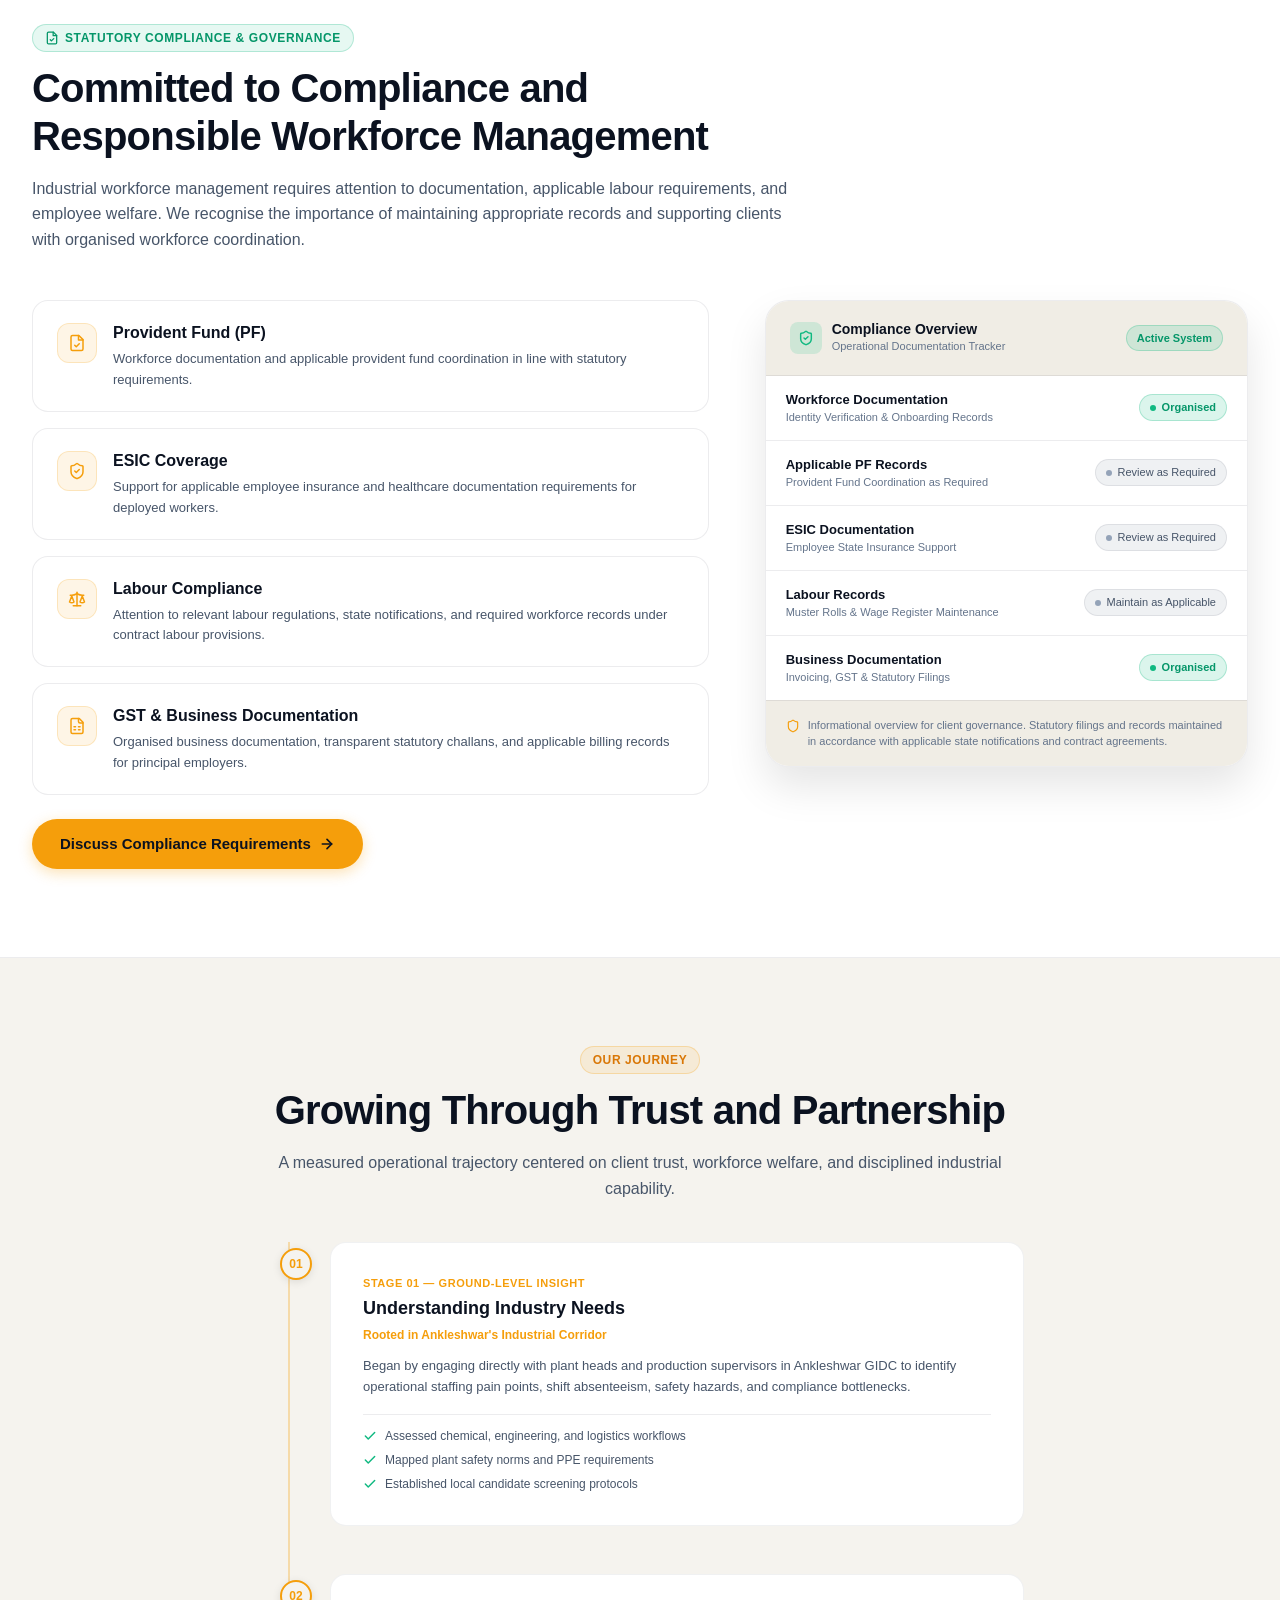
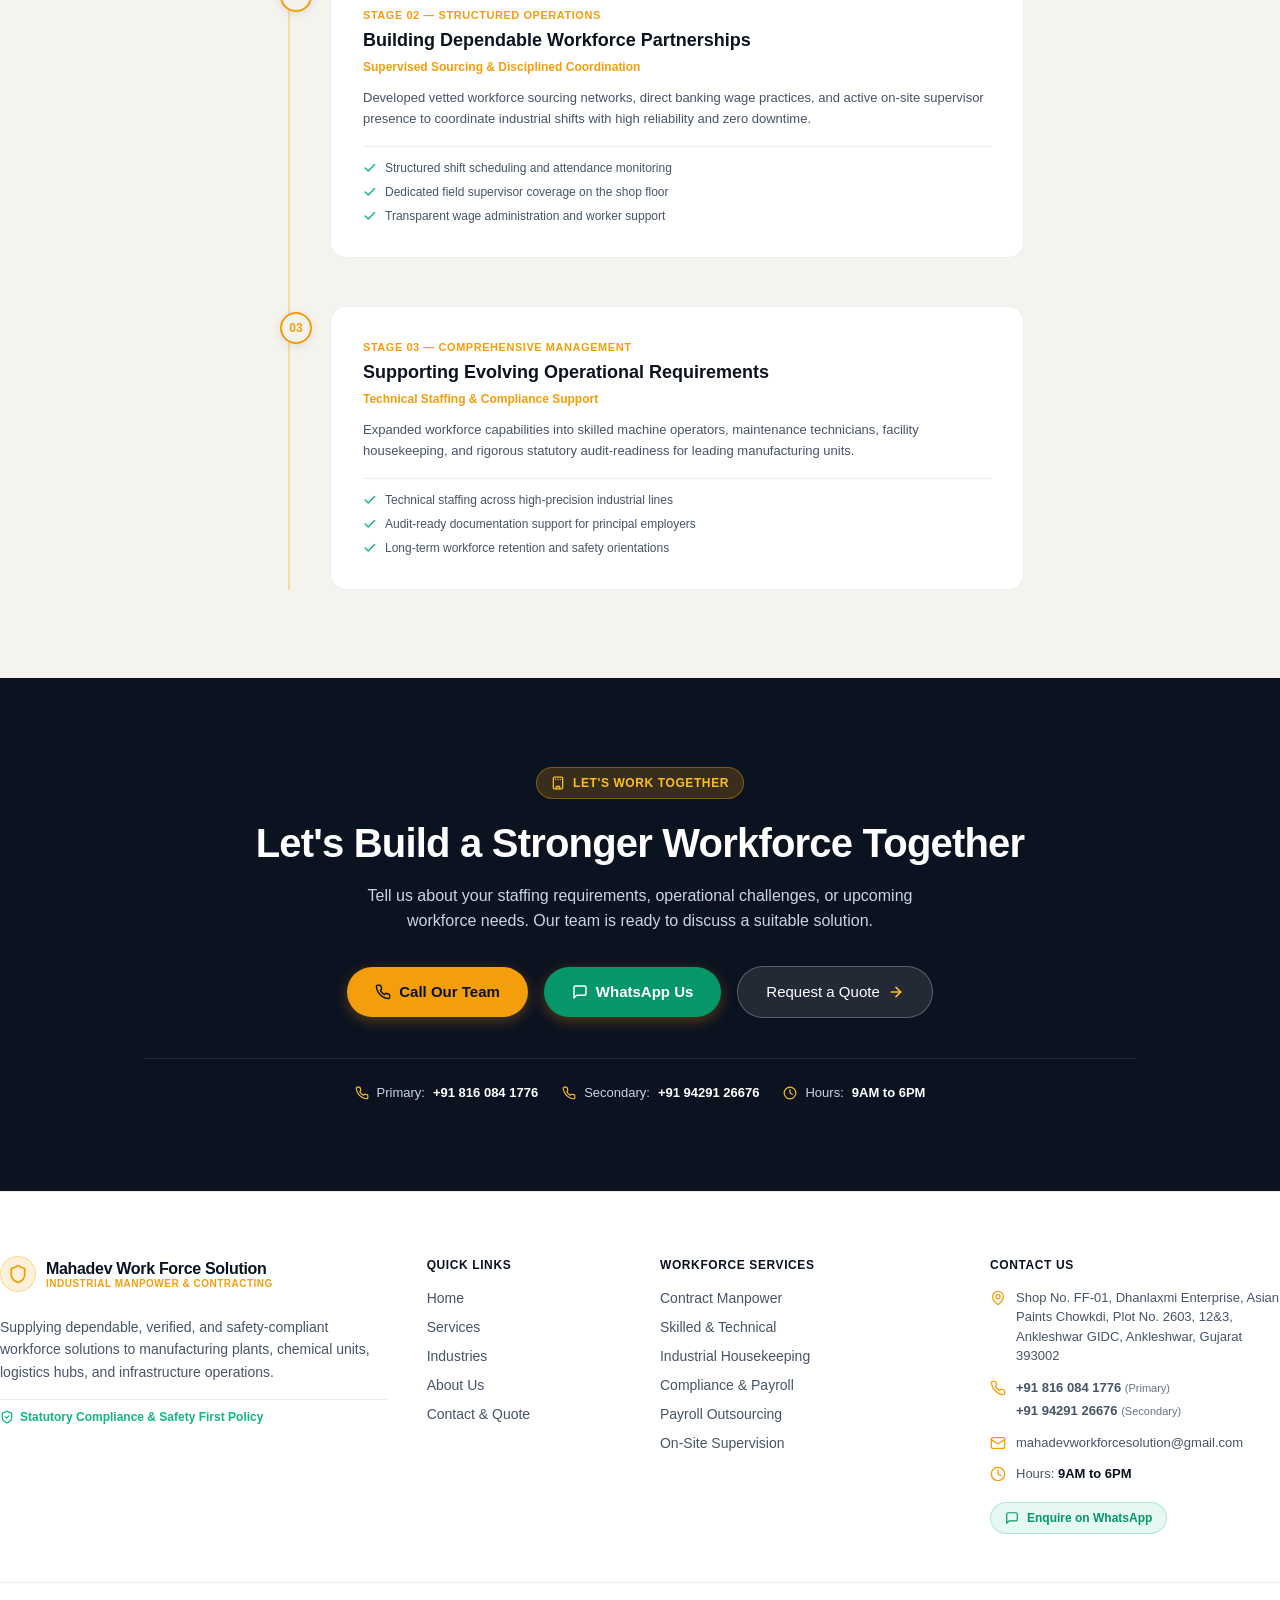
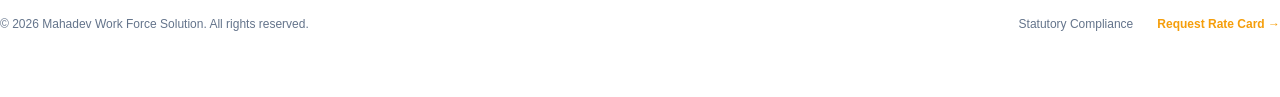
<file: about.html>
<!DOCTYPE html>
<html lang="en">
<head>
  <meta charset="utf-8">
  <meta name="viewport" content="width=device-width, initial-scale=1">
  <meta name="theme-color" content="#F5F3EE">
  <title>About Us — Industrial Manpower Contractor | Mahadev Work Force Solution</title>
  <meta name="description" content="Learn about Mahadev Work Force Solution, led by CEO Prabhash Tripathi, delivering reliable manpower contracting, safety compliance, and workforce solutions in Ankleshwar GIDC, Bharuch, and Gujarat.">
  <meta name="keywords" content="about Mahadev Work Force Solution, Prabhash Tripathi, manpower contractor Bharuch, labour supplier Ankleshwar GIDC, statutory compliance Gujarat">
  <link rel="canonical" href="https://ashish00bind.github.io/mahadevworkforcesolution/about.html">
  <meta name="robots" content="index, follow">

  <!-- Geo Tags -->
  <meta name="geo.region" content="IN-GJ">
  <meta name="geo.placename" content="Ankleshwar, Bharuch, Gujarat">
  <meta name="geo.position" content="21.6264;73.0033">
  <meta name="ICBM" content="21.6264, 73.0033">

  <!-- Open Graph -->
  <meta property="og:type" content="website">
  <meta property="og:url" content="https://ashish00bind.github.io/mahadevworkforcesolution/about.html">
  <meta property="og:site_name" content="Mahadev Work Force Solution">
  <meta property="og:title" content="About Us | Mahadev Work Force Solution">
  <meta property="og:description" content="Industrial workforce contracting, CEO Prabhash Tripathi leadership, safety-first policies, and statutory compliance in Ankleshwar GIDC, Gujarat.">
  <meta property="og:image" content="https://ashish00bind.github.io/mahadevworkforcesolution/assets/person/ceo_prabhash.png">
  <meta property="og:image:alt" content="Prabhash Tripathi, CEO Mahadev Work Force Solution">
  <meta property="og:locale" content="en_IN">

  <!-- Twitter Card -->
  <meta name="twitter:card" content="summary_large_image">
  <meta name="twitter:title" content="About Us | Mahadev Work Force Solution">
  <meta name="twitter:description" content="Learn about Mahadev Work Force Solution, our leadership, core values, and workforce operations in Ankleshwar GIDC, Gujarat.">
  <meta name="twitter:image" content="https://ashish00bind.github.io/mahadevworkforcesolution/assets/person/ceo_prabhash.png">

  <!-- JSON-LD Breadcrumb & AboutPage Schema -->
  <script type="application/ld+json">
  {
    "@context": "https://schema.org",
    "@type": "AboutPage",
    "name": "About Mahadev Work Force Solution",
    "url": "https://ashish00bind.github.io/mahadevworkforcesolution/about.html",
    "mainEntity": {
      "@type": "Organization",
      "name": "Mahadev Work Force Solution",
      "founder": {
        "@type": "Person",
        "name": "Prabhash Tripathi",
        "jobTitle": "CEO & Founder",
        "image": "https://ashish00bind.github.io/mahadevworkforcesolution/assets/person/ceo_prabhash.png"
      },
      "address": {
        "@type": "PostalAddress",
        "streetAddress": "Shop No. FF-01, Dhanlaxmi Enterprise, Asian Paints Chowkdi, Plot No. 2603, 12&3, Ankleshwar GIDC",
        "addressLocality": "Ankleshwar",
        "addressRegion": "Gujarat",
        "postalCode": "393002",
        "addressCountry": "IN"
      }
    }
  }
  </script>
  <link rel="icon" href="favicon.ico">

  <!-- Core CSS -->
  <link rel="stylesheet" href="css/style.css">
  <link rel="stylesheet" href="css/responsive.css">
  <link rel="stylesheet" href="css/animations.css">

  <!-- Anti-FOUC Theme Script -->
  <script>
    (function() {
      try {
        var saved = localStorage.getItem('mws_theme');
        var prefersDark = window.matchMedia && window.matchMedia('(prefers-color-scheme: dark)').matches;
        var theme = (saved === 'dark' || saved === 'light') ? saved : (prefersDark ? 'dark' : 'light');
        document.documentElement.setAttribute('data-theme', theme);
        if (theme === 'dark') document.documentElement.classList.add('dark');
        else document.documentElement.classList.remove('dark');
      } catch(e) {}
    })();
  </script>
</head>
<body>

  <!-- Floating Pill Navbar -->
  <header class="navbar-wrapper">
    <div class="navbar-pill glass-pill">
      <!-- Brand Logo & Wordmark -->
      <a href="index.html" class="navbar-brand" aria-label="Mahadev Work Force Solution Homepage">
        <div class="brand-icon">
          <svg width="20" height="20" viewBox="0 0 24 24" fill="none" stroke="currentColor" stroke-width="2.2" stroke-linecap="round" stroke-linejoin="round">
            <path d="M20 13c0 5-3.5 7.5-7.66 8.95a1 1 0 0 1-.67-.01C7.5 20.5 4 18 4 13V6a1 1 0 0 1 1-1c2 0 4.5-1.2 6.24-2.72a1.17 1.17 0 0 1 1.52 0C14.51 3.81 17 5 19 5a1 1 0 0 1 1 1z"/>
          </svg>
        </div>
        <div class="brand-text">
          <span class="brand-title">Mahadev</span>
          <span class="brand-subtitle">Work Force Solution</span>
        </div>
      </a>

      <!-- Desktop Navigation Links -->
      <nav class="navbar-nav" aria-label="Main Navigation">
        <a href="index.html" class="nav-link">Home</a>
        <a href="services.html" class="nav-link">Services</a>
        <a href="industries.html" class="nav-link">Industries</a>
        <a href="about.html" class="nav-link active">About Us</a>
        <a href="contact.html" class="nav-link">Contact</a>
      </nav>

      <!-- Right Actions: Theme Toggle & Quote CTA -->
      <div class="navbar-actions">
        <!-- Theme Toggle Button -->
        <button type="button" class="theme-toggle-btn" data-action="toggle-theme" aria-label="Toggle theme">
          <svg class="theme-icon-sun" viewBox="0 0 24 24" fill="none" stroke="currentColor" stroke-width="2" stroke-linecap="round" stroke-linejoin="round">
            <circle cx="12" cy="12" r="4"/><path d="M12 2v2"/><path d="M12 20v2"/><path d="m4.93 4.93 1.41 1.41"/><path d="m17.66 17.66 1.41 1.41"/><path d="M2 12h2"/><path d="M20 12h2"/><path d="m6.34 17.66-1.41 1.41"/><path d="m19.07 4.93-1.41 1.41"/>
          </svg>
          <svg class="theme-icon-moon" viewBox="0 0 24 24" fill="none" stroke="currentColor" stroke-width="2" stroke-linecap="round" stroke-linejoin="round">
            <path d="M12 3a6 6 0 0 0 9 9 9 9 0 1 1-9-9Z"/>
          </svg>
        </button>

        <!-- Desktop CTA Button -->
        <a href="contact.html" class="btn-primary-pill">
          <span>Get Quote</span>
          <svg viewBox="0 0 24 24" fill="none" stroke="currentColor" stroke-width="2.5" stroke-linecap="round" stroke-linejoin="round">
            <path d="M5 12h14"/><path d="m12 5 7 7-7 7"/>
          </svg>
        </a>

        <!-- Mobile Menu Hamburger Button -->
        <button type="button" class="mobile-menu-toggle" id="mobile-menu-btn" aria-expanded="false" aria-label="Toggle navigation menu">
          <svg viewBox="0 0 24 24" fill="none" stroke="currentColor" stroke-width="2" stroke-linecap="round" stroke-linejoin="round">
            <line x1="4" x2="20" y1="12" y2="12"/><line x1="4" x2="20" y1="6" y2="6"/><line x1="4" x2="20" y1="18" y2="18"/>
          </svg>
        </button>
      </div>
    </div>
  </header>

  <!-- Mobile Navigation Drawer -->
  <div class="mobile-drawer-overlay" id="mobile-drawer" role="dialog" aria-modal="true" aria-label="Mobile Navigation">
    <div class="mobile-drawer-content">
      <div class="drawer-header">
        <span class="drawer-title">Menu Navigation</span>
        <button type="button" class="drawer-close-btn" id="drawer-close-btn" aria-label="Close menu">
          <svg width="20" height="20" viewBox="0 0 24 24" fill="none" stroke="currentColor" stroke-width="2" stroke-linecap="round" stroke-linejoin="round">
            <path d="M18 6 6 18"/><path d="m6 6 12 12"/>
          </svg>
        </button>
      </div>

      <nav class="drawer-nav" aria-label="Mobile links">
        <a href="index.html" class="drawer-nav-link"><span>Home</span></a>
        <a href="services.html" class="drawer-nav-link"><span>Services</span></a>
        <a href="industries.html" class="drawer-nav-link"><span>Industries</span></a>
        <a href="about.html" class="drawer-nav-link active">
          <span>About Us</span>
          <div class="active-dot"></div>
        </a>
        <a href="contact.html" class="drawer-nav-link"><span>Contact & Quote</span></a>
      </nav>

      <div class="drawer-footer">
        <a href="contact.html" class="drawer-cta-btn">
          <span>Request a Manpower Quote</span>
          <svg width="16" height="16" viewBox="0 0 24 24" fill="none" stroke="currentColor" stroke-width="2.5" stroke-linecap="round" stroke-linejoin="round"><path d="M5 12h14"/><path d="m12 5 7 7-7 7"/></svg>
        </a>
      </div>
    </div>
  </div>

  <main>
    <!-- SECTION B — HERO BANNER -->
    <section class="hero-section">
      <div class="container-max">
        <div class="hero-box">
          <div class="hero-bg-wrapper">
            <img src="assets/images/hero-industrial.jpg" alt="Industrial manufacturing facility and workforce infrastructure" class="hero-bg-img" fetchpriority="high">
            <div class="hero-overlay"></div>
          </div>

          <div class="hero-content">
            <div class="eyebrow-badge">
              <svg viewBox="0 0 24 24" fill="none" stroke="currentColor" stroke-width="2.2" stroke-linecap="round" stroke-linejoin="round">
                <rect width="16" height="20" x="4" y="2" rx="2" ry="2"/><path d="M9 22v-4h6v4"/><path d="M8 6h.01"/><path d="M16 6h.01"/><path d="M12 6h.01"/><path d="M12 10h.01"/><path d="M12 14h.01"/><path d="M16 10h.01"/><path d="M16 14h.01"/><path d="M8 10h.01"/><path d="M8 14h.01"/>
              </svg>
              <span>OUR COMPANY</span>
            </div>

            <h1 class="hero-title">
              Building <span class="highlight">Reliable Workforces</span>. <br>
              Strengthening <span class="highlight">Industry</span>.
            </h1>

            <p class="hero-desc">
              Mahadev Work Force Solution helps industrial businesses maintain reliable operations through skilled manpower, disciplined workforce management, and a strong commitment to safety and compliance.
            </p>

            <div class="hero-ctas">
              <a href="tel:+918160841776" class="btn-hero-primary">
                <svg width="16" height="16" viewBox="0 0 24 24" fill="none" stroke="currentColor" stroke-width="2.2" stroke-linecap="round" stroke-linejoin="round">
                  <path d="M22 16.92v3a2 2 0 0 1-2.18 2 19.79 19.79 0 0 1-8.63-3.07 19.5 19.5 0 0 1-6-6 19.79 19.79 0 0 1-3.07-8.67A2 2 0 0 1 4.11 2h3a2 2 0 0 1 2 1.72 12.84 12.84 0 0 0 .7 2.81 2 2 0 0 1-.45 2.11L8.09 9.91a16 16 0 0 0 6 6l1.27-1.27a2 2 0 0 1 2.11-.45 12.84 12.84 0 0 0 2.81.7A2 2 0 0 1 22 16.92z"/>
                </svg>
                <span>Talk to Our Team</span>
              </a>

              <a href="services.html" class="btn-hero-secondary">
                <span>Explore Our Services</span>
                <svg width="16" height="16" viewBox="0 0 24 24" fill="none" stroke="currentColor" stroke-width="2.5" stroke-linecap="round" stroke-linejoin="round" style="color: #FBBF24;"><path d="M5 12h14"/><path d="m12 5 7 7-7 7"/></svg>
              </a>
            </div>

            <div class="hero-pillars">
              <div class="hero-pillar-item">
                <svg viewBox="0 0 24 24" fill="none" stroke="currentColor" stroke-width="2.2" stroke-linecap="round" stroke-linejoin="round"><path d="M12 22c5.523 0 10-4.477 10-10S17.523 2 12 2 2 6.477 2 12s4.477 10 10 10z"/><path d="m9 12 2 2 4-4"/></svg>
                <span>Statutory Labour Coordination</span>
              </div>
              <div class="hero-pillar-item">
                <svg viewBox="0 0 24 24" fill="none" stroke="currentColor" stroke-width="2.2" stroke-linecap="round" stroke-linejoin="round"><path d="M12 22c5.523 0 10-4.477 10-10S17.523 2 12 2 2 6.477 2 12s4.477 10 10 10z"/><path d="m9 12 2 2 4-4"/></svg>
                <span>Dedicated Site Supervision</span>
              </div>
              <div class="hero-pillar-item">
                <svg viewBox="0 0 24 24" fill="none" stroke="currentColor" stroke-width="2.2" stroke-linecap="round" stroke-linejoin="round"><path d="M12 22c5.523 0 10-4.477 10-10S17.523 2 12 2 2 6.477 2 12s4.477 10 10 10z"/><path d="m9 12 2 2 4-4"/></svg>
                <span>Ankleshwar GIDC Hub</span>
              </div>
            </div>
          </div>
        </div>
      </div>
    </section>

    <!-- SECTION C — COMPANY INTRODUCTION (WHO WE ARE) -->
    <section class="section-py">
      <div class="container-max">
        <div class="split-6-6">
          <!-- Left: Dual Photo Composition -->
          <div>
            <div style="display: grid; grid-template-columns: 7fr 5fr; gap: 1rem; align-items: start;">
              <div style="position: relative; border-radius: 1.25rem; overflow: hidden; aspect-ratio: 4 / 5; border: 1px solid var(--border-subtle); box-shadow: 0 10px 25px rgba(0,0,0,0.1);">
                <img src="assets/images/services-skilled.jpg" alt="Mahadev Work Force Solution skilled technicians on site" style="width: 100%; height: 100%; object-fit: cover;" loading="lazy">
                <div style="position: absolute; inset: 0; background: linear-gradient(to top, rgba(0,0,0,0.7) 0%, transparent 60%);"></div>
                <div style="position: absolute; bottom: 0.75rem; left: 0.75rem; right: 0.75rem; color: #FFFFFF;">
                  <span style="font-size: 0.6875rem; text-transform: uppercase; font-weight: 700; color: #FBBF24;">Skilled Staffing</span>
                  <p style="font-size: 0.75rem; color: #E2E8F0;">Technical & Production Floor Support</p>
                </div>
              </div>

              <div style="display: flex; flex-direction: column; gap: 1rem; padding-top: 1.5rem;">
                <div style="position: relative; border-radius: 1.25rem; overflow: hidden; aspect-ratio: 1 / 1; border: 1px solid var(--border-subtle); box-shadow: 0 8px 20px rgba(0,0,0,0.1);">
                  <img src="assets/images/safety-supervision.jpg" alt="Industrial workforce safety supervision and shift coordination" style="width: 100%; height: 100%; object-fit: cover;" loading="lazy">
                </div>

                <div style="border-radius: 1rem; border: 1px solid rgba(245, 158, 11, 0.25); background-color: rgba(245, 158, 11, 0.08); padding: 1rem;">
                  <div style="display: flex; align-items: center; gap: 0.375rem; color: var(--amber-500); font-size: 0.75rem; font-weight: 700; text-transform: uppercase; margin-bottom: 0.25rem;">
                    <svg width="14" height="14" viewBox="0 0 24 24" fill="none" stroke="currentColor" stroke-width="2.2" stroke-linecap="round" stroke-linejoin="round"><path d="M20 13c0 5-3.5 7.5-7.66 8.95a1 1 0 0 1-.67-.01C7.5 20.5 4 18 4 13V6a1 1 0 0 1 1-1c2 0 4.5-1.2 6.24-2.72a1.17 1.17 0 0 1 1.52 0C14.51 3.81 17 5 19 5a1 1 0 0 1 1 1z"/></svg>
                    <span>Safety & Compliance</span>
                  </div>
                  <p style="font-size: 0.75rem; line-height: 1.5; color: var(--text-secondary);">
                    Disciplined roster coordination, on-site supervision, and verified identity records for every shift.
                  </p>
                </div>
              </div>
            </div>
          </div>

          <!-- Right: Narrative -->
          <div>
            <div class="section-eyebrow">
              <svg width="14" height="14" viewBox="0 0 24 24" fill="none" stroke="currentColor" stroke-width="2.2" stroke-linecap="round" stroke-linejoin="round"><circle cx="12" cy="12" r="10"/><polygon points="16.24 7.76 14.12 14.12 7.76 16.24 9.88 9.88 16.24 7.76"/></svg>
              <span>WHO WE ARE</span>
            </div>

            <h2 class="section-title" style="margin-bottom: 1rem;">
              More Than Manpower. A Workforce You Can Rely On.
            </h2>

            <p class="section-desc" style="margin-bottom: 1rem;">
              Mahadev Work Force Solution supports industrial businesses with dependable workforce solutions tailored to operational requirements. From contract manpower and technical staffing to housekeeping and workforce supervision, we help businesses maintain organised, efficient, and safety-conscious operations.
            </p>

            <p class="section-desc" style="margin-bottom: 1.5rem;">
              Operating out of Ankleshwar GIDC in Gujarat, we bridge the gap between manufacturing plants and disciplined workforces. We emphasize accountable attendance, on-site supervisor oversight, and transparent coordination under applicable labour practices.
            </p>

            <!-- 3 Concise Value Points -->
            <div style="display: flex; flex-direction: column; gap: 0.875rem;">
              <div style="display: flex; align-items: start; gap: 0.875rem; padding: 0.875rem; border-radius: 0.75rem; background-color: var(--bg-card); border: 1px solid var(--border-subtle);">
                <div style="width: 2rem; height: 2rem; border-radius: 0.5rem; background-color: rgba(245, 158, 11, 0.1); display: flex; align-items: center; justify-content: center; color: var(--amber-500); flex-shrink: 0; margin-top: 0.125rem;">
                  <svg width="16" height="16" viewBox="0 0 24 24" fill="none" stroke="currentColor" stroke-width="2" stroke-linecap="round" stroke-linejoin="round"><path d="M16 21v-2a4 4 0 0 0-4-4H6a4 4 0 0 0-4 4v2"/><circle cx="9" cy="7" r="4"/><path d="M22 21v-2a4 4 0 0 0-3-3.87"/><path d="M16 3.13a4 4 0 0 1 0 7.75"/></svg>
                </div>
                <div>
                  <h3 style="font-size: 0.875rem; font-weight: 700; color: var(--text-primary);">Reliable Workforce Deployment</h3>
                  <p style="font-size: 0.75rem; color: var(--text-secondary); margin-top: 0.125rem;">Structured sourcing networks, KYC verification, and responsive shift scheduling to maintain consistent factory output.</p>
                </div>
              </div>

              <div style="display: flex; align-items: start; gap: 0.875rem; padding: 0.875rem; border-radius: 0.75rem; background-color: var(--bg-card); border: 1px solid var(--border-subtle);">
                <div style="width: 2rem; height: 2rem; border-radius: 0.5rem; background-color: rgba(16, 185, 129, 0.1); display: flex; align-items: center; justify-content: center; color: #10B981; flex-shrink: 0; margin-top: 0.125rem;">
                  <svg width="16" height="16" viewBox="0 0 24 24" fill="none" stroke="currentColor" stroke-width="2" stroke-linecap="round" stroke-linejoin="round"><path d="M2 18a1 1 0 0 0 1 1h18a1 1 0 0 0 1-1v-2a1 1 0 0 0-1-1H3a1 1 0 0 0-1 1v2z"/><path d="M10 10V5a1 1 0 0 1 1-1h2a1 1 0 0 1 1 1v5"/><path d="M4 15v-3a6 6 0 0 1 6-6h4a6 6 0 0 1 6 6v3"/></svg>
                </div>
                <div>
                  <h3 style="font-size: 0.875rem; font-weight: 700; color: var(--text-primary);">Safety-Focused Operations</h3>
                  <p style="font-size: 0.75rem; color: var(--text-secondary); margin-top: 0.125rem;">Pre-deployment PPE orientations, hazard awareness protocols, and proactive coordination with plant safety officers.</p>
                </div>
              </div>

              <div style="display: flex; align-items: start; gap: 0.875rem; padding: 0.875rem; border-radius: 0.75rem; background-color: var(--bg-card); border: 1px solid var(--border-subtle);">
                <div style="width: 2rem; height: 2rem; border-radius: 0.5rem; background-color: rgba(59, 130, 246, 0.1); display: flex; align-items: center; justify-content: center; color: #3B82F6; flex-shrink: 0; margin-top: 0.125rem;">
                  <svg width="16" height="16" viewBox="0 0 24 24" fill="none" stroke="currentColor" stroke-width="2" stroke-linecap="round" stroke-linejoin="round"><path d="m16 16 3-8 3 8c-.87.65-1.92 1-3 1s-2.13-.35-3-1Z"/><path d="m2 16 3-8 3 8c-.87.65-1.92 1-3 1s-2.13-.35-3-1Z"/><path d="M7 21h10"/><path d="M12 3v18"/><path d="M3 7h2c2 0 5-1 7-2 2 1 5 2 7 2h2"/></svg>
                </div>
                <div>
                  <h3 style="font-size: 0.875rem; font-weight: 700; color: var(--text-primary);">Transparent Coordination</h3>
                  <p style="font-size: 0.75rem; color: var(--text-secondary); margin-top: 0.125rem;">Clear wage records, organised documentation, and dedicated desk communication for principal employers.</p>
                </div>
              </div>
            </div>
          </div>
        </div>
      </div>
    </section>

    <!-- SECTION D — CEO MESSAGE -->
    <section class="section-py section-border-y bg-elevated">
      <div class="container-max">
        <div class="split-5-7" style="align-items: center;">
          <!-- Left: CEO Portrait Card -->
          <div>
            <div class="ceo-portrait-frame">
              <div class="ceo-img-wrapper">
                <img src="assets/person/ceo_prabhash.png" alt="Prabhash Tripathi, Chief Executive Officer at Mahadev Work Force Solution" class="ceo-img" loading="lazy">
                <div class="ceo-overlay"></div>
                <div class="ceo-badge-overlay">
                  <span class="ceo-badge-tag">
                    <svg width="12" height="12" viewBox="0 0 24 24" fill="none" stroke="currentColor" stroke-width="2.5" stroke-linecap="round" stroke-linejoin="round"><path d="m9 12 2 2 4-4"/><circle cx="12" cy="12" r="10"/></svg>
                    <span>Leadership</span>
                  </span>
                  <h4 class="ceo-name">Prabhash Tripathi</h4>
                  <p class="ceo-title">Chief Executive Officer</p>
                </div>
              </div>
              <div style="padding: 1rem 1.25rem; display: flex; align-items: center; justify-content: space-between; border-top: 1px solid var(--border-subtle); background-color: var(--bg-card-subtle);">
                <div style="display: flex; align-items: center; gap: 0.5rem; font-size: 0.75rem; color: var(--text-secondary);">
                  <svg width="14" height="14" viewBox="0 0 24 24" fill="none" stroke="currentColor" stroke-width="2" stroke-linecap="round" stroke-linejoin="round" style="color: var(--amber-500);"><rect width="16" height="20" x="4" y="2" rx="2" ry="2"/><path d="M9 22v-4h6v4"/><path d="M8 6h.01"/><path d="M16 6h.01"/><path d="M12 6h.01"/></svg>
                  <span>Mahadev Work Force Solution</span>
                </div>
                <span style="font-size: 0.6875rem; font-weight: 600; color: var(--amber-500);">Ankleshwar, Gujarat</span>
              </div>
            </div>
          </div>

          <!-- Right: Leadership Message -->
          <div>
            <div class="section-eyebrow">
              <svg width="14" height="14" viewBox="0 0 24 24" fill="none" stroke="currentColor" stroke-width="2" stroke-linecap="round" stroke-linejoin="round"><rect width="20" height="14" x="2" y="7" rx="2" ry="2"/><path d="M16 21V5a2 2 0 0 0-2-2h-4a2 2 0 0 0-2 2v16"/></svg>
              <span>LEADERSHIP PERSPECTIVE</span>
            </div>

            <h2 class="section-title">A Message from Our Leadership</h2>
            <div style="margin-top: 0.5rem; margin-bottom: 1.5rem; display: flex; align-items: center; gap: 0.5rem; font-size: 0.9375rem; font-weight: 600; color: var(--amber-500);">
              <span>Prabhash Tripathi</span>
              <span style="color: var(--text-muted); font-weight: normal;">•</span>
              <span style="color: var(--text-secondary); font-weight: 500;">Chief Executive Officer</span>
            </div>

            <div style="display: flex; flex-direction: column; gap: 1rem; font-size: 0.9375rem; line-height: 1.7; color: var(--text-secondary); margin-bottom: 1.5rem;">
              <p>
                &ldquo;At Mahadev Work Force Solution, we believe that dependable people are the foundation of dependable operations. Our focus is to understand each client's workforce requirements, maintain professional standards, and build long-term working relationships through clear communication, accountability, and a commitment to safety.&rdquo;
              </p>
              <p>
                &ldquo;We aim to support our clients with workforce solutions that respect people, meet operational needs, and contribute to sustainable industrial performance.&rdquo;
              </p>
            </div>

            <!-- Quote Block -->
            <div style="position: relative; border-radius: 1rem; border-left: 4px solid var(--amber-500); background-color: var(--bg-card); border-top: 1px solid var(--border-subtle); border-right: 1px solid var(--border-subtle); border-bottom: 1px solid var(--border-subtle); padding: 1.25rem 1.5rem; margin-bottom: 1.5rem;">
              <blockquote style="font-size: 0.9375rem; font-weight: 500; font-style: italic; color: var(--text-primary); line-height: 1.6;">
                Our commitment is simple: dependable workers, clear accountability, and operations built around industrial safety and compliance.
              </blockquote>
              <div style="margin-top: 0.75rem; display: flex; align-items: center; gap: 0.5rem; font-size: 0.75rem; color: var(--text-muted);">
                <span style="width: 1.5rem; height: 1px; background-color: rgba(245, 158, 11, 0.5);"></span>
                <span>Executive Governance & Client Partnership</span>
              </div>
            </div>

            <a href="contact.html" class="link-arrow" style="font-size: 0.875rem;">
              <span>Connect with Our Leadership Desk</span>
              <svg viewBox="0 0 24 24" fill="none" stroke="currentColor" stroke-width="2.5" stroke-linecap="round" stroke-linejoin="round"><path d="M5 12h14"/><path d="m12 5 7 7-7 7"/></svg>
            </a>
          </div>
        </div>
      </div>
    </section>

    <!-- SECTION E — CORE VALUES -->
    <section class="section-py">
      <div class="container-max">
        <div class="section-heading">
          <div class="section-eyebrow">
            <span>OUR DNA</span>
          </div>
          <h2 class="section-title">The Values Behind Our Work</h2>
          <p class="section-desc">Our workforce coordination and contracting standards are guided by four enduring operational principles.</p>
        </div>

        <div class="grid-4">
          <!-- Value 1 -->
          <div class="glass-card competence-card">
            <div>
              <div class="competence-icon-box">
                <svg viewBox="0 0 24 24" fill="none" stroke="currentColor" stroke-width="2" stroke-linecap="round" stroke-linejoin="round"><path d="M2 18a1 1 0 0 0 1 1h18a1 1 0 0 0 1-1v-2a1 1 0 0 0-1-1H3a1 1 0 0 0-1 1v2z"/><path d="M10 10V5a1 1 0 0 1 1-1h2a1 1 0 0 1 1 1v5"/><path d="M4 15v-3a6 6 0 0 1 6-6h4a6 6 0 0 1 6 6v3"/></svg>
              </div>
              <h3 class="competence-title">Safety First</h3>
              <p class="competence-desc">
                We encourage safety-conscious practices, appropriate personal protective equipment (PPE), and responsible workforce management in industrial environments.
              </p>
            </div>
            <div class="competence-footer" style="display: flex; align-items: center; gap: 0.375rem; font-size: 0.6875rem; font-weight: 600; color: var(--amber-500);">
              <svg width="14" height="14" viewBox="0 0 24 24" fill="none" stroke="currentColor" stroke-width="2.5" stroke-linecap="round" stroke-linejoin="round"><path d="M12 22c5.523 0 10-4.477 10-10S17.523 2 12 2 2 6.477 2 12s4.477 10 10 10z"/><path d="m9 12 2 2 4-4"/></svg>
              <span>Core Operating Standard</span>
            </div>
          </div>

          <!-- Value 2 -->
          <div class="glass-card competence-card">
            <div>
              <div class="competence-icon-box">
                <svg viewBox="0 0 24 24" fill="none" stroke="currentColor" stroke-width="2" stroke-linecap="round" stroke-linejoin="round"><path d="m16 16 3-8 3 8c-.87.65-1.92 1-3 1s-2.13-.35-3-1Z"/><path d="m2 16 3-8 3 8c-.87.65-1.92 1-3 1s-2.13-.35-3-1Z"/><path d="M7 21h10"/><path d="M12 3v18"/><path d="M3 7h2c2 0 5-1 7-2 2 1 5 2 7 2h2"/></svg>
              </div>
              <h3 class="competence-title">Integrity & Transparency</h3>
              <p class="competence-desc">
                We value honest communication, clear expectations, direct wage accountability, and transparent professional relationships with every principal employer.
              </p>
            </div>
            <div class="competence-footer" style="display: flex; align-items: center; gap: 0.375rem; font-size: 0.6875rem; font-weight: 600; color: var(--amber-500);">
              <svg width="14" height="14" viewBox="0 0 24 24" fill="none" stroke="currentColor" stroke-width="2.5" stroke-linecap="round" stroke-linejoin="round"><path d="M12 22c5.523 0 10-4.477 10-10S17.523 2 12 2 2 6.477 2 12s4.477 10 10 10z"/><path d="m9 12 2 2 4-4"/></svg>
              <span>Core Operating Standard</span>
            </div>
          </div>

          <!-- Value 3 -->
          <div class="glass-card competence-card">
            <div>
              <div class="competence-icon-box">
                <svg viewBox="0 0 24 24" fill="none" stroke="currentColor" stroke-width="2" stroke-linecap="round" stroke-linejoin="round"><circle cx="12" cy="12" r="10"/><polyline points="12 6 12 12 16 14"/></svg>
              </div>
              <h3 class="competence-title">Reliability</h3>
              <p class="competence-desc">
                We understand the importance of dependable staffing, prompt shift mobilization, and consistent operational support across multi-shift industrial plants.
              </p>
            </div>
            <div class="competence-footer" style="display: flex; align-items: center; gap: 0.375rem; font-size: 0.6875rem; font-weight: 600; color: var(--amber-500);">
              <svg width="14" height="14" viewBox="0 0 24 24" fill="none" stroke="currentColor" stroke-width="2.5" stroke-linecap="round" stroke-linejoin="round"><path d="M12 22c5.523 0 10-4.477 10-10S17.523 2 12 2 2 6.477 2 12s4.477 10 10 10z"/><path d="m9 12 2 2 4-4"/></svg>
              <span>Core Operating Standard</span>
            </div>
          </div>

          <!-- Value 4 -->
          <div class="glass-card competence-card">
            <div>
              <div class="competence-icon-box">
                <svg viewBox="0 0 24 24" fill="none" stroke="currentColor" stroke-width="2" stroke-linecap="round" stroke-linejoin="round"><path d="M16 21v-2a4 4 0 0 0-4-4H6a4 4 0 0 0-4 4v2"/><circle cx="9" cy="7" r="4"/><path d="M22 21v-2a4 4 0 0 0-3-3.87"/><path d="M16 3.13a4 4 0 0 1 0 7.75"/></svg>
              </div>
              <h3 class="competence-title">People & Accountability</h3>
              <p class="competence-desc">
                We believe respectful treatment, clear responsibilities, and disciplined field supervision create stronger teams and sustainable plant performance.
              </p>
            </div>
            <div class="competence-footer" style="display: flex; align-items: center; gap: 0.375rem; font-size: 0.6875rem; font-weight: 600; color: var(--amber-500);">
              <svg width="14" height="14" viewBox="0 0 24 24" fill="none" stroke="currentColor" stroke-width="2.5" stroke-linecap="round" stroke-linejoin="round"><path d="M12 22c5.523 0 10-4.477 10-10S17.523 2 12 2 2 6.477 2 12s4.477 10 10 10z"/><path d="m9 12 2 2 4-4"/></svg>
              <span>Core Operating Standard</span>
            </div>
          </div>
        </div>
      </div>
    </section>

    <!-- SECTION F — FULLY COMPLIANT & CERTIFIED -->
    <section id="statutory-compliance" class="section-py section-border-y bg-elevated">
      <div class="container-max">
        <div class="section-heading text-left" style="margin-bottom: 3rem;">
          <div class="section-eyebrow" style="color: #059669; background-color: rgba(16, 185, 129, 0.1); border-color: rgba(16, 185, 129, 0.25);">
            <svg width="14" height="14" viewBox="0 0 24 24" fill="none" stroke="currentColor" stroke-width="2.2" stroke-linecap="round" stroke-linejoin="round"><path d="M14.5 2H6a2 2 0 0 0-2 2v16a2 2 0 0 0 2 2h12a2 2 0 0 0 2-2V7.5L14.5 2z"/><polyline points="14 2 14 8 20 8"/><path d="m9 15 2 2 4-4"/></svg>
            <span>STATUTORY COMPLIANCE & GOVERNANCE</span>
          </div>
          <h2 class="section-title">Committed to Compliance and Responsible Workforce Management</h2>
          <p class="section-desc">
            Industrial workforce management requires attention to documentation, applicable labour requirements, and employee welfare. We recognise the importance of maintaining appropriate records and supporting clients with organised workforce coordination.
          </p>
        </div>

        <div class="split-7-5">
          <!-- Left: 4 Info Rows -->
          <div style="display: flex; flex-direction: column; gap: 1rem;">
            <!-- Row 1 -->
            <div style="padding: 1.25rem 1.5rem; border-radius: 1rem; background-color: var(--bg-card); border: 1px solid var(--border-subtle); display: flex; align-items: start; gap: 1rem;">
              <div style="width: 2.5rem; height: 2.5rem; border-radius: 0.75rem; background-color: rgba(245, 158, 11, 0.1); border: 1px solid rgba(245, 158, 11, 0.2); display: flex; align-items: center; justify-content: center; color: var(--amber-500); flex-shrink: 0; margin-top: 0.125rem;">
                <svg width="18" height="18" viewBox="0 0 24 24" fill="none" stroke="currentColor" stroke-width="2" stroke-linecap="round" stroke-linejoin="round"><path d="M14.5 2H6a2 2 0 0 0-2 2v16a2 2 0 0 0 2 2h12a2 2 0 0 0 2-2V7.5L14.5 2z"/><polyline points="14 2 14 8 20 8"/><path d="m9 15 2 2 4-4"/></svg>
              </div>
              <div>
                <h3 style="font-size: 1rem; font-weight: 700; color: var(--text-primary); margin-bottom: 0.25rem;">Provident Fund (PF)</h3>
                <p style="font-size: 0.8125rem; line-height: 1.6; color: var(--text-secondary);">Workforce documentation and applicable provident fund coordination in line with statutory requirements.</p>
              </div>
            </div>

            <!-- Row 2 -->
            <div style="padding: 1.25rem 1.5rem; border-radius: 1rem; background-color: var(--bg-card); border: 1px solid var(--border-subtle); display: flex; align-items: start; gap: 1rem;">
              <div style="width: 2.5rem; height: 2.5rem; border-radius: 0.75rem; background-color: rgba(245, 158, 11, 0.1); border: 1px solid rgba(245, 158, 11, 0.2); display: flex; align-items: center; justify-content: center; color: var(--amber-500); flex-shrink: 0; margin-top: 0.125rem;">
                <svg width="18" height="18" viewBox="0 0 24 24" fill="none" stroke="currentColor" stroke-width="2" stroke-linecap="round" stroke-linejoin="round"><path d="M20 13c0 5-3.5 7.5-7.66 8.95a1 1 0 0 1-.67-.01C7.5 20.5 4 18 4 13V6a1 1 0 0 1 1-1c2 0 4.5-1.2 6.24-2.72a1.17 1.17 0 0 1 1.52 0C14.51 3.81 17 5 19 5a1 1 0 0 1 1 1z"/><path d="m9 12 2 2 4-4"/></svg>
              </div>
              <div>
                <h3 style="font-size: 1rem; font-weight: 700; color: var(--text-primary); margin-bottom: 0.25rem;">ESIC Coverage</h3>
                <p style="font-size: 0.8125rem; line-height: 1.6; color: var(--text-secondary);">Support for applicable employee insurance and healthcare documentation requirements for deployed workers.</p>
              </div>
            </div>

            <!-- Row 3 -->
            <div style="padding: 1.25rem 1.5rem; border-radius: 1rem; background-color: var(--bg-card); border: 1px solid var(--border-subtle); display: flex; align-items: start; gap: 1rem;">
              <div style="width: 2.5rem; height: 2.5rem; border-radius: 0.75rem; background-color: rgba(245, 158, 11, 0.1); border: 1px solid rgba(245, 158, 11, 0.2); display: flex; align-items: center; justify-content: center; color: var(--amber-500); flex-shrink: 0; margin-top: 0.125rem;">
                <svg width="18" height="18" viewBox="0 0 24 24" fill="none" stroke="currentColor" stroke-width="2" stroke-linecap="round" stroke-linejoin="round"><path d="m16 16 3-8 3 8c-.87.65-1.92 1-3 1s-2.13-.35-3-1Z"/><path d="m2 16 3-8 3 8c-.87.65-1.92 1-3 1s-2.13-.35-3-1Z"/><path d="M7 21h10"/><path d="M12 3v18"/><path d="M3 7h2c2 0 5-1 7-2 2 1 5 2 7 2h2"/></svg>
              </div>
              <div>
                <h3 style="font-size: 1rem; font-weight: 700; color: var(--text-primary); margin-bottom: 0.25rem;">Labour Compliance</h3>
                <p style="font-size: 0.8125rem; line-height: 1.6; color: var(--text-secondary);">Attention to relevant labour regulations, state notifications, and required workforce records under contract labour provisions.</p>
              </div>
            </div>

            <!-- Row 4 -->
            <div style="padding: 1.25rem 1.5rem; border-radius: 1rem; background-color: var(--bg-card); border: 1px solid var(--border-subtle); display: flex; align-items: start; gap: 1rem;">
              <div style="width: 2.5rem; height: 2.5rem; border-radius: 0.75rem; background-color: rgba(245, 158, 11, 0.1); border: 1px solid rgba(245, 158, 11, 0.2); display: flex; align-items: center; justify-content: center; color: var(--amber-500); flex-shrink: 0; margin-top: 0.125rem;">
                <svg width="18" height="18" viewBox="0 0 24 24" fill="none" stroke="currentColor" stroke-width="2" stroke-linecap="round" stroke-linejoin="round"><path d="M15 2H6a2 2 0 0 0-2 2v16a2 2 0 0 0 2 2h12a2 2 0 0 0 2-2V7Z"/><path d="M14 2v4a2 2 0 0 0 2 2h4"/><path d="M8 13h2"/><path d="M14 13h2"/><path d="M8 17h2"/><path d="M14 17h2"/></svg>
              </div>
              <div>
                <h3 style="font-size: 1rem; font-weight: 700; color: var(--text-primary); margin-bottom: 0.25rem;">GST & Business Documentation</h3>
                <p style="font-size: 0.8125rem; line-height: 1.6; color: var(--text-secondary);">Organised business documentation, transparent statutory challans, and applicable billing records for principal employers.</p>
              </div>
            </div>

            <div style="padding-top: 0.5rem;">
              <a href="contact.html?service=Labour+%26+Statutory+Compliance#quote-form" class="btn-hero-primary" style="display: inline-flex;">
                <span>Discuss Compliance Requirements</span>
                <svg width="16" height="16" viewBox="0 0 24 24" fill="none" stroke="currentColor" stroke-width="2.5" stroke-linecap="round" stroke-linejoin="round"><path d="M5 12h14"/><path d="m12 5 7 7-7 7"/></svg>
              </a>
            </div>
          </div>

          <!-- Right: Compliance Dashboard Card -->
          <div>
            <div class="compliance-dashboard">
              <div class="compliance-dash-header">
                <div style="display: flex; align-items: center; gap: 0.625rem;">
                  <div style="width: 2rem; height: 2rem; border-radius: 0.5rem; background-color: rgba(16, 185, 129, 0.15); display: flex; align-items: center; justify-content: center; color: #10B981;">
                    <svg width="16" height="16" viewBox="0 0 24 24" fill="none" stroke="currentColor" stroke-width="2.2" stroke-linecap="round" stroke-linejoin="round"><path d="M20 13c0 5-3.5 7.5-7.66 8.95a1 1 0 0 1-.67-.01C7.5 20.5 4 18 4 13V6a1 1 0 0 1 1-1c2 0 4.5-1.2 6.24-2.72a1.17 1.17 0 0 1 1.52 0C14.51 3.81 17 5 19 5a1 1 0 0 1 1 1z"/><path d="m9 12 2 2 4-4"/></svg>
                  </div>
                  <div>
                    <h4 style="font-size: 0.875rem; font-weight: 700; color: var(--text-primary); line-height: 1.2;">Compliance Overview</h4>
                    <p style="font-size: 0.6875rem; color: var(--text-muted);">Operational Documentation Tracker</p>
                  </div>
                </div>
                <span class="status-pill-emerald">Active System</span>
              </div>

              <!-- Rows -->
              <div>
                <div class="compliance-dash-row">
                  <div>
                    <p style="font-size: 0.8125rem; font-weight: 600; color: var(--text-primary);">Workforce Documentation</p>
                    <p style="font-size: 0.6875rem; color: var(--text-muted);">Identity Verification & Onboarding Records</p>
                  </div>
                  <span class="status-pill-emerald"><span style="width: 6px; height: 6px; border-radius: 9999px; background-color: #10B981;"></span>Organised</span>
                </div>

                <div class="compliance-dash-row">
                  <div>
                    <p style="font-size: 0.8125rem; font-weight: 600; color: var(--text-primary);">Applicable PF Records</p>
                    <p style="font-size: 0.6875rem; color: var(--text-muted);">Provident Fund Coordination as Required</p>
                  </div>
                  <span class="status-pill-slate"><span style="width: 6px; height: 6px; border-radius: 9999px; background-color: #94A3B8;"></span>Review as Required</span>
                </div>

                <div class="compliance-dash-row">
                  <div>
                    <p style="font-size: 0.8125rem; font-weight: 600; color: var(--text-primary);">ESIC Documentation</p>
                    <p style="font-size: 0.6875rem; color: var(--text-muted);">Employee State Insurance Support</p>
                  </div>
                  <span class="status-pill-slate"><span style="width: 6px; height: 6px; border-radius: 9999px; background-color: #94A3B8;"></span>Review as Required</span>
                </div>

                <div class="compliance-dash-row">
                  <div>
                    <p style="font-size: 0.8125rem; font-weight: 600; color: var(--text-primary);">Labour Records</p>
                    <p style="font-size: 0.6875rem; color: var(--text-muted);">Muster Rolls & Wage Register Maintenance</p>
                  </div>
                  <span class="status-pill-slate"><span style="width: 6px; height: 6px; border-radius: 9999px; background-color: #94A3B8;"></span>Maintain as Applicable</span>
                </div>

                <div class="compliance-dash-row">
                  <div>
                    <p style="font-size: 0.8125rem; font-weight: 600; color: var(--text-primary);">Business Documentation</p>
                    <p style="font-size: 0.6875rem; color: var(--text-muted);">Invoicing, GST & Statutory Filings</p>
                  </div>
                  <span class="status-pill-emerald"><span style="width: 6px; height: 6px; border-radius: 9999px; background-color: #10B981;"></span>Organised</span>
                </div>
              </div>

              <!-- Footer -->
              <div style="padding: 1rem 1.25rem; border-top: 1px solid var(--border-subtle); background-color: var(--bg-card-subtle); font-size: 0.6875rem; color: var(--text-muted); line-height: 1.5; display: flex; align-items: start; gap: 0.5rem;">
                <svg width="14" height="14" viewBox="0 0 24 24" fill="none" stroke="currentColor" stroke-width="2" stroke-linecap="round" stroke-linejoin="round" style="color: var(--amber-500); flex-shrink: 0; margin-top: 0.125rem;"><path d="M20 13c0 5-3.5 7.5-7.66 8.95a1 1 0 0 1-.67-.01C7.5 20.5 4 18 4 13V6a1 1 0 0 1 1-1c2 0 4.5-1.2 6.24-2.72a1.17 1.17 0 0 1 1.52 0C14.51 3.81 17 5 19 5a1 1 0 0 1 1 1z"/></svg>
                <span>Informational overview for client governance. Statutory filings and records maintained in accordance with applicable state notifications and contract agreements.</span>
              </div>
            </div>
          </div>
        </div>
      </div>
    </section>

    <!-- SECTION G — OUR JOURNEY -->
    <section class="section-py">
      <div class="container-prose">
        <div class="section-heading">
          <div class="section-eyebrow">
            <span>OUR JOURNEY</span>
          </div>
          <h2 class="section-title">Growing Through Trust and Partnership</h2>
          <p class="section-desc">A measured operational trajectory centered on client trust, workforce welfare, and disciplined industrial capability.</p>
        </div>

        <div class="timeline-track">
          <!-- Stage 01 -->
          <div class="timeline-item">
            <div class="timeline-marker">01</div>
            <div class="glass-card timeline-card">
              <span style="font-size: 0.6875rem; font-weight: 700; text-transform: uppercase; color: var(--amber-500); letter-spacing: 0.05em; display: block; margin-bottom: 0.25rem;">Stage 01 — Ground-Level Insight</span>
              <h3 style="font-size: 1.125rem; font-weight: 700; color: var(--text-primary); margin-bottom: 0.25rem;">Understanding Industry Needs</h3>
              <p style="font-size: 0.75rem; font-weight: 600; color: var(--amber-500); margin-bottom: 0.75rem;">Rooted in Ankleshwar's Industrial Corridor</p>
              <p style="font-size: 0.8125rem; line-height: 1.6; color: var(--text-secondary); margin-bottom: 1rem;">
                Began by engaging directly with plant heads and production supervisors in Ankleshwar GIDC to identify operational staffing pain points, shift absenteeism, safety hazards, and compliance bottlenecks.
              </p>
              <div style="padding-top: 0.75rem; border-top: 1px solid var(--border-subtle); display: flex; flex-direction: column; gap: 0.375rem; font-size: 0.75rem; color: var(--text-secondary);">
                <div style="display: flex; align-items: center; gap: 0.5rem;"><svg width="14" height="14" viewBox="0 0 24 24" fill="none" stroke="#10B981" stroke-width="2.5" stroke-linecap="round" stroke-linejoin="round" style="flex-shrink: 0;"><polyline points="20 6 9 17 4 12"/></svg><span>Assessed chemical, engineering, and logistics workflows</span></div>
                <div style="display: flex; align-items: center; gap: 0.5rem;"><svg width="14" height="14" viewBox="0 0 24 24" fill="none" stroke="#10B981" stroke-width="2.5" stroke-linecap="round" stroke-linejoin="round" style="flex-shrink: 0;"><polyline points="20 6 9 17 4 12"/></svg><span>Mapped plant safety norms and PPE requirements</span></div>
                <div style="display: flex; align-items: center; gap: 0.5rem;"><svg width="14" height="14" viewBox="0 0 24 24" fill="none" stroke="#10B981" stroke-width="2.5" stroke-linecap="round" stroke-linejoin="round" style="flex-shrink: 0;"><polyline points="20 6 9 17 4 12"/></svg><span>Established local candidate screening protocols</span></div>
              </div>
            </div>
          </div>

          <!-- Stage 02 -->
          <div class="timeline-item">
            <div class="timeline-marker">02</div>
            <div class="glass-card timeline-card">
              <span style="font-size: 0.6875rem; font-weight: 700; text-transform: uppercase; color: var(--amber-500); letter-spacing: 0.05em; display: block; margin-bottom: 0.25rem;">Stage 02 — Structured Operations</span>
              <h3 style="font-size: 1.125rem; font-weight: 700; color: var(--text-primary); margin-bottom: 0.25rem;">Building Dependable Workforce Partnerships</h3>
              <p style="font-size: 0.75rem; font-weight: 600; color: var(--amber-500); margin-bottom: 0.75rem;">Supervised Sourcing & Disciplined Coordination</p>
              <p style="font-size: 0.8125rem; line-height: 1.6; color: var(--text-secondary); margin-bottom: 1rem;">
                Developed vetted workforce sourcing networks, direct banking wage practices, and active on-site supervisor presence to coordinate industrial shifts with high reliability and zero downtime.
              </p>
              <div style="padding-top: 0.75rem; border-top: 1px solid var(--border-subtle); display: flex; flex-direction: column; gap: 0.375rem; font-size: 0.75rem; color: var(--text-secondary);">
                <div style="display: flex; align-items: center; gap: 0.5rem;"><svg width="14" height="14" viewBox="0 0 24 24" fill="none" stroke="#10B981" stroke-width="2.5" stroke-linecap="round" stroke-linejoin="round" style="flex-shrink: 0;"><polyline points="20 6 9 17 4 12"/></svg><span>Structured shift scheduling and attendance monitoring</span></div>
                <div style="display: flex; align-items: center; gap: 0.5rem;"><svg width="14" height="14" viewBox="0 0 24 24" fill="none" stroke="#10B981" stroke-width="2.5" stroke-linecap="round" stroke-linejoin="round" style="flex-shrink: 0;"><polyline points="20 6 9 17 4 12"/></svg><span>Dedicated field supervisor coverage on the shop floor</span></div>
                <div style="display: flex; align-items: center; gap: 0.5rem;"><svg width="14" height="14" viewBox="0 0 24 24" fill="none" stroke="#10B981" stroke-width="2.5" stroke-linecap="round" stroke-linejoin="round" style="flex-shrink: 0;"><polyline points="20 6 9 17 4 12"/></svg><span>Transparent wage administration and worker support</span></div>
              </div>
            </div>
          </div>

          <!-- Stage 03 -->
          <div class="timeline-item">
            <div class="timeline-marker">03</div>
            <div class="glass-card timeline-card">
              <span style="font-size: 0.6875rem; font-weight: 700; text-transform: uppercase; color: var(--amber-500); letter-spacing: 0.05em; display: block; margin-bottom: 0.25rem;">Stage 03 — Comprehensive Management</span>
              <h3 style="font-size: 1.125rem; font-weight: 700; color: var(--text-primary); margin-bottom: 0.25rem;">Supporting Evolving Operational Requirements</h3>
              <p style="font-size: 0.75rem; font-weight: 600; color: var(--amber-500); margin-bottom: 0.75rem;">Technical Staffing & Compliance Support</p>
              <p style="font-size: 0.8125rem; line-height: 1.6; color: var(--text-secondary); margin-bottom: 1rem;">
                Expanded workforce capabilities into skilled machine operators, maintenance technicians, facility housekeeping, and rigorous statutory audit-readiness for leading manufacturing units.
              </p>
              <div style="padding-top: 0.75rem; border-top: 1px solid var(--border-subtle); display: flex; flex-direction: column; gap: 0.375rem; font-size: 0.75rem; color: var(--text-secondary);">
                <div style="display: flex; align-items: center; gap: 0.5rem;"><svg width="14" height="14" viewBox="0 0 24 24" fill="none" stroke="#10B981" stroke-width="2.5" stroke-linecap="round" stroke-linejoin="round" style="flex-shrink: 0;"><polyline points="20 6 9 17 4 12"/></svg><span>Technical staffing across high-precision industrial lines</span></div>
                <div style="display: flex; align-items: center; gap: 0.5rem;"><svg width="14" height="14" viewBox="0 0 24 24" fill="none" stroke="#10B981" stroke-width="2.5" stroke-linecap="round" stroke-linejoin="round" style="flex-shrink: 0;"><polyline points="20 6 9 17 4 12"/></svg><span>Audit-ready documentation support for principal employers</span></div>
                <div style="display: flex; align-items: center; gap: 0.5rem;"><svg width="14" height="14" viewBox="0 0 24 24" fill="none" stroke="#10B981" stroke-width="2.5" stroke-linecap="round" stroke-linejoin="round" style="flex-shrink: 0;"><polyline points="20 6 9 17 4 12"/></svg><span>Long-term workforce retention and safety orientations</span></div>
              </div>
            </div>
          </div>
        </div>
      </div>
    </section>

    <!-- SECTION H — FINAL CTA -->
    <section class="section-py" style="background-color: #0B1220; border-top: 1px solid var(--border-subtle); color: #FFFFFF;">
      <div class="container-narrow" style="text-align: center;">
        <div class="eyebrow-badge" style="background-color: rgba(245, 158, 11, 0.2); border-color: rgba(245, 158, 11, 0.4);">
          <svg viewBox="0 0 24 24" fill="none" stroke="currentColor" stroke-width="2.2" stroke-linecap="round" stroke-linejoin="round"><rect width="16" height="20" x="4" y="2" rx="2" ry="2"/><path d="M9 22v-4h6v4"/><path d="M8 6h.01"/><path d="M16 6h.01"/><path d="M12 6h.01"/></svg>
          <span>LET'S WORK TOGETHER</span>
        </div>

        <h2 class="section-title" style="color: #FFFFFF; margin-bottom: 1rem;">Let's Build a Stronger Workforce Together</h2>
        <p class="section-desc" style="color: #CBD5E1; max-width: 38rem; margin-left: auto; margin-right: auto; margin-bottom: 2rem;">
          Tell us about your staffing requirements, operational challenges, or upcoming workforce needs. Our team is ready to discuss a suitable solution.
        </p>

        <div style="display: flex; flex-wrap: wrap; align-items: center; justify-content: center; gap: 1rem; margin-bottom: 2.5rem;">
          <!-- Action 1: Call Phone -->
          <a href="tel:+918160841776" class="btn-hero-primary">
            <svg width="16" height="16" viewBox="0 0 24 24" fill="none" stroke="currentColor" stroke-width="2.2" stroke-linecap="round" stroke-linejoin="round"><path d="M22 16.92v3a2 2 0 0 1-2.18 2 19.79 19.79 0 0 1-8.63-3.07 19.5 19.5 0 0 1-6-6 19.79 19.79 0 0 1-3.07-8.67A2 2 0 0 1 4.11 2h3a2 2 0 0 1 2 1.72 12.84 12.84 0 0 0 .7 2.81 2 2 0 0 1-.45 2.11L8.09 9.91a16 16 0 0 0 6 6l1.27-1.27a2 2 0 0 1 2.11-.45 12.84 12.84 0 0 0 2.81.7A2 2 0 0 1 22 16.92z"/></svg>
            <span>Call Our Team</span>
          </a>

          <!-- Action 2: WhatsApp -->
          <a href="https://wa.me/918160841776?text=Hello%20Mahadev%20Work%20Force%20Solution%2C%20I%20would%20like%20to%20discuss%20our%20industrial%20manpower%20requirements." target="_blank" rel="noopener noreferrer" class="btn-hero-primary" style="background-color: #059669; color: #FFFFFF;">
            <svg width="16" height="16" viewBox="0 0 24 24" fill="none" stroke="currentColor" stroke-width="2.2" stroke-linecap="round" stroke-linejoin="round"><path d="M21 15a2 2 0 0 1-2 2H7l-4 4V5a2 2 0 0 1 2-2h14a2 2 0 0 1 2 2z"/></svg>
            <span>WhatsApp Us</span>
          </a>

          <!-- Action 3: Request Quote -->
          <a href="contact.html#quote-form" class="btn-hero-secondary" style="border-color: rgba(255,255,255,0.25);">
            <span>Request a Quote</span>
            <svg width="16" height="16" viewBox="0 0 24 24" fill="none" stroke="currentColor" stroke-width="2.5" stroke-linecap="round" stroke-linejoin="round" style="color: #FBBF24;"><path d="M5 12h14"/><path d="m12 5 7 7-7 7"/></svg>
          </a>
        </div>

        <!-- Phone and strip -->
        <div style="padding-top: 1.5rem; border-top: 1px solid rgba(255, 255, 255, 0.1); display: flex; flex-wrap: wrap; align-items: center; justify-content: center; gap: 1.5rem; font-size: 0.8125rem; color: #CBD5E1;">
          <div style="display: flex; align-items: center; gap: 0.5rem;">
            <svg width="14" height="14" viewBox="0 0 24 24" fill="none" stroke="currentColor" stroke-width="2" stroke-linecap="round" stroke-linejoin="round" style="color: #FBBF24;"><path d="M22 16.92v3a2 2 0 0 1-2.18 2 19.79 19.79 0 0 1-8.63-3.07 19.5 19.5 0 0 1-6-6 19.79 19.79 0 0 1-3.07-8.67A2 2 0 0 1 4.11 2h3a2 2 0 0 1 2 1.72 12.84 12.84 0 0 0 .7 2.81 2 2 0 0 1-.45 2.11L8.09 9.91a16 16 0 0 0 6 6l1.27-1.27a2 2 0 0 1 2.11-.45 12.84 12.84 0 0 0 2.81.7A2 2 0 0 1 22 16.92z"/></svg>
            <span>Primary:</span>
            <a href="tel:+918160841776" style="color: #FFFFFF; font-weight: 700;">+91 816 084 1776</a>
          </div>

          <div style="display: flex; align-items: center; gap: 0.5rem;">
            <svg width="14" height="14" viewBox="0 0 24 24" fill="none" stroke="currentColor" stroke-width="2" stroke-linecap="round" stroke-linejoin="round" style="color: #FBBF24;"><path d="M22 16.92v3a2 2 0 0 1-2.18 2 19.79 19.79 0 0 1-8.63-3.07 19.5 19.5 0 0 1-6-6 19.79 19.79 0 0 1-3.07-8.67A2 2 0 0 1 4.11 2h3a2 2 0 0 1 2 1.72 12.84 12.84 0 0 0 .7 2.81 2 2 0 0 1-.45 2.11L8.09 9.91a16 16 0 0 0 6 6l1.27-1.27a2 2 0 0 1 2.11-.45 12.84 12.84 0 0 0 2.81.7A2 2 0 0 1 22 16.92z"/></svg>
            <span>Secondary:</span>
            <a href="tel:+919429126676" style="color: #FFFFFF; font-weight: 700;">+91 94291 26676</a>
          </div>

          <div style="display: flex; align-items: center; gap: 0.5rem;">
            <svg width="14" height="14" viewBox="0 0 24 24" fill="none" stroke="currentColor" stroke-width="2" stroke-linecap="round" stroke-linejoin="round" style="color: #FBBF24;"><circle cx="12" cy="12" r="10"/><polyline points="12 6 12 12 16 14"/></svg>
            <span>Hours:</span>
            <span style="color: #FFFFFF; font-weight: 700;">9AM to 6PM</span>
          </div>
        </div>
      </div>
    </section>
  </main>

  <!-- Site Footer -->
  <footer class="site-footer" aria-label="Site Footer">
    <div class="container-max footer-content">
      <div class="footer-grid">
        <!-- 1. Company Information -->
        <div style="display: flex; flex-direction: column; gap: 1rem;">
          <a href="index.html" class="navbar-brand" style="margin-bottom: 0.5rem;" aria-label="Mahadev Work Force Solution Homepage">
            <div class="brand-icon">
              <svg width="20" height="20" viewBox="0 0 24 24" fill="none" stroke="currentColor" stroke-width="2.2" stroke-linecap="round" stroke-linejoin="round">
                <path d="M20 13c0 5-3.5 7.5-7.66 8.95a1 1 0 0 1-.67-.01C7.5 20.5 4 18 4 13V6a1 1 0 0 1 1-1c2 0 4.5-1.2 6.24-2.72a1.17 1.17 0 0 1 1.52 0C14.51 3.81 17 5 19 5a1 1 0 0 1 1 1z"/>
              </svg>
            </div>
            <div class="brand-text">
              <span class="brand-title" style="font-size: 1rem;">Mahadev Work Force Solution</span>
              <span class="brand-subtitle">Industrial Manpower & Contracting</span>
            </div>
          </a>

          <p style="font-size: 0.875rem; line-height: 1.6; max-width: 24rem; color: var(--text-secondary);">
            Supplying dependable, verified, and safety-compliant workforce solutions to manufacturing plants, chemical units, logistics hubs, and infrastructure operations.
          </p>

          <div style="padding-top: 0.5rem; font-size: 0.75rem; border-top: 1px solid var(--border-subtle);">
            <span style="display: inline-flex; align-items: center; gap: 0.375rem; font-weight: 600; color: #10B981;">
              <svg width="14" height="14" viewBox="0 0 24 24" fill="none" stroke="currentColor" stroke-width="2.2" stroke-linecap="round" stroke-linejoin="round">
                <path d="M20 13c0 5-3.5 7.5-7.66 8.95a1 1 0 0 1-.67-.01C7.5 20.5 4 18 4 13V6a1 1 0 0 1 1-1c2 0 4.5-1.2 6.24-2.72a1.17 1.17 0 0 1 1.52 0C14.51 3.81 17 5 19 5a1 1 0 0 1 1 1z"/>
                <path d="m9 12 2 2 4-4"/>
              </svg>
              <span>Statutory Compliance & Safety First Policy</span>
            </span>
          </div>
        </div>

        <!-- 2. Quick Links -->
        <div>
          <h3 class="footer-heading">Quick Links</h3>
          <ul class="footer-list">
            <li><a href="index.html" class="footer-link">Home</a></li>
            <li><a href="services.html" class="footer-link">Services</a></li>
            <li><a href="industries.html" class="footer-link">Industries</a></li>
            <li><a href="about.html" class="footer-link">About Us</a></li>
            <li><a href="contact.html" class="footer-link">Contact & Quote</a></li>
          </ul>
        </div>

        <!-- 3. Workforce Services -->
        <div>
          <h3 class="footer-heading">Workforce Services</h3>
          <ul class="footer-list">
            <li><a href="services.html#contract-manpower" class="footer-link">Contract Manpower</a></li>
            <li><a href="services.html#technical-staff" class="footer-link">Skilled & Technical</a></li>
            <li><a href="services.html#housekeeping" class="footer-link">Industrial Housekeeping</a></li>
            <li><a href="services.html#compliance" class="footer-link">Compliance & Payroll</a></li>
            <li><a href="services.html#payroll" class="footer-link">Payroll Outsourcing</a></li>
            <li><a href="services.html#supervision" class="footer-link">On-Site Supervision</a></li>
          </ul>
        </div>

        <!-- 4. Contact Us -->
        <div>
          <h3 class="footer-heading">Contact Us</h3>
          <ul class="footer-contact-list">
            <li class="footer-contact-item">
              <svg viewBox="0 0 24 24" fill="none" stroke="currentColor" stroke-width="2" stroke-linecap="round" stroke-linejoin="round">
                <path d="M20 10c0 6-8 12-8 12s-8-6-8-12a8 8 0 0 1 16 0Z"/><circle cx="12" cy="10" r="3"/>
              </svg>
              <a href="https://www.google.com/maps/search/?api=1&query=Shop%20No.%20FF-01%2C%20Dhanlaxmi%20Enterprise%2C%20Asian%20Paints%20Chowkdi%2C%20Plot%20No.%202603%2C%2012%263%2C%20Ankleshwar%20GIDC%2C%20Ankleshwar%2C%20Gujarat%20393002" target="_blank" rel="noopener noreferrer" class="footer-link" style="line-height: 1.5;">
                Shop No. FF-01, Dhanlaxmi Enterprise, Asian Paints Chowkdi, Plot No. 2603, 12&3, Ankleshwar GIDC, Ankleshwar, Gujarat 393002
              </a>
            </li>

            <li class="footer-contact-item">
              <svg viewBox="0 0 24 24" fill="none" stroke="currentColor" stroke-width="2" stroke-linecap="round" stroke-linejoin="round">
                <path d="M22 16.92v3a2 2 0 0 1-2.18 2 19.79 19.79 0 0 1-8.63-3.07 19.5 19.5 0 0 1-6-6 19.79 19.79 0 0 1-3.07-8.67A2 2 0 0 1 4.11 2h3a2 2 0 0 1 2 1.72 12.84 12.84 0 0 0 .7 2.81 2 2 0 0 1-.45 2.11L8.09 9.91a16 16 0 0 0 6 6l1.27-1.27a2 2 0 0 1 2.11-.45 12.84 12.84 0 0 0 2.81.7A2 2 0 0 1 22 16.92z"/>
              </svg>
              <div style="display: flex; flex-direction: column; gap: 0.25rem;">
                <a href="tel:+918160841776" class="footer-link">
                  <strong>+91 816 084 1776</strong> <span style="font-size: 0.6875rem; color: var(--text-muted);">(Primary)</span>
                </a>
                <a href="tel:+919429126676" class="footer-link">
                  <strong>+91 94291 26676</strong> <span style="font-size: 0.6875rem; color: var(--text-muted);">(Secondary)</span>
                </a>
              </div>
            </li>

            <li class="footer-contact-item">
              <svg viewBox="0 0 24 24" fill="none" stroke="currentColor" stroke-width="2" stroke-linecap="round" stroke-linejoin="round">
                <rect width="20" height="16" x="2" y="4" rx="2"/><path d="m22 7-8.97 5.7a1.94 1.94 0 0 1-2.06 0L2 7"/>
              </svg>
              <a href="mailto:mahadevworkforcesolution@gmail.com" class="footer-link" style="word-break: break-all;">
                mahadevworkforcesolution@gmail.com
              </a>
            </li>

            <li class="footer-contact-item">
              <svg viewBox="0 0 24 24" fill="none" stroke="currentColor" stroke-width="2" stroke-linecap="round" stroke-linejoin="round">
                <circle cx="12" cy="12" r="10"/><polyline points="12 6 12 12 16 14"/>
              </svg>
              <span>Hours: <strong style="color: var(--text-primary);">9AM to 6PM</strong></span>
            </li>

            <li style="padding-top: 0.375rem;">
              <a href="https://wa.me/918160841776?text=Hello%20Mahadev%20Work%20Force%20Solution%2C%20I%20would%20like%20to%20enquire%20about%20your%20industrial%20manpower%20services." target="_blank" rel="noopener noreferrer" style="display: inline-flex; align-items: center; gap: 0.5rem; padding: 0.375rem 0.875rem; border-radius: 9999px; font-size: 0.75rem; font-weight: 600; background-color: rgba(16, 185, 129, 0.1); color: #059669; border: 1px solid rgba(16, 185, 129, 0.25);">
                <svg width="14" height="14" viewBox="0 0 24 24" fill="none" stroke="currentColor" stroke-width="2" stroke-linecap="round" stroke-linejoin="round">
                  <path d="M21 15a2 2 0 0 1-2 2H7l-4 4V5a2 2 0 0 1 2-2h14a2 2 0 0 1 2 2z"/>
                </svg>
                <span>Enquire on WhatsApp</span>
              </a>
            </li>
          </ul>
        </div>
      </div>

      <!-- Bottom Bar -->
      <div class="footer-bottom">
        <p>© <span id="current-year">2026</span> Mahadev Work Force Solution. All rights reserved.</p>
        <div style="display: flex; flex-wrap: wrap; gap: 1.5rem;">
          <a href="services.html#compliance" class="footer-link">Statutory Compliance</a>
          <a href="contact.html?service=Contract+Manpower+Supply#quote-form" class="footer-link" style="color: var(--amber-500); font-weight: 600;">Request Rate Card →</a>
        </div>
      </div>
    </div>
  </footer>

  <!-- Floating WhatsApp Action -->
  <aside class="floating-whatsapp" aria-label="Quick Communication">
    <a href="https://wa.me/918160841776?text=Hello%20Mahadev%20Work%20Force%20Solution%2C%20I%20would%20like%20to%20enquire%20about%20your%20industrial%20manpower%20services." target="_blank" rel="noopener noreferrer" class="floating-whatsapp-btn" aria-label="Enquire on WhatsApp (opens in a new tab)">
      <svg viewBox="0 0 24 24" fill="none" stroke="currentColor" stroke-width="2.2" stroke-linecap="round" stroke-linejoin="round">
        <path d="M21 15a2 2 0 0 1-2 2H7l-4 4V5a2 2 0 0 1 2-2h14a2 2 0 0 1 2 2z"/>
      </svg>
      <span class="whatsapp-tooltip">Enquire on WhatsApp</span>
    </a>
  </aside>

  <!-- Scripts -->
  <script src="js/theme.js"></script>
  <script src="js/main.js"></script>
</body>
</html>
</file>
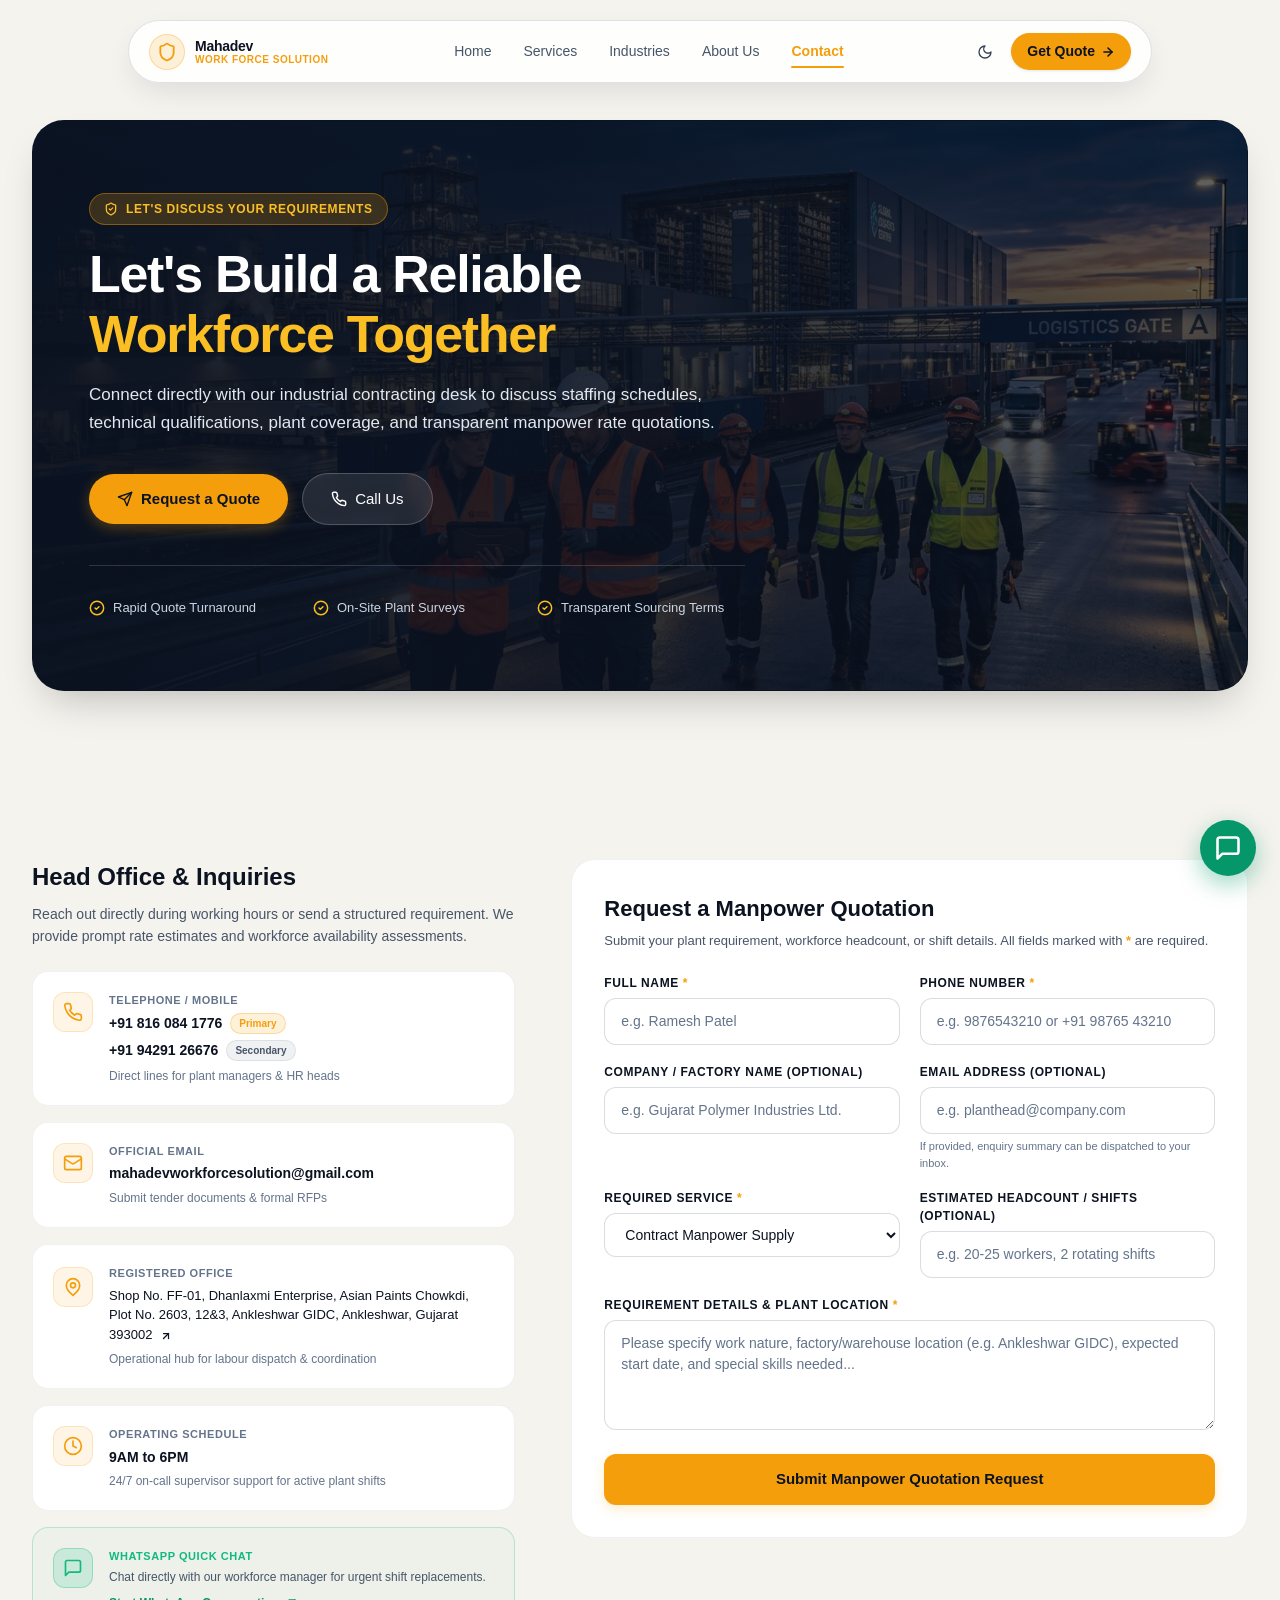
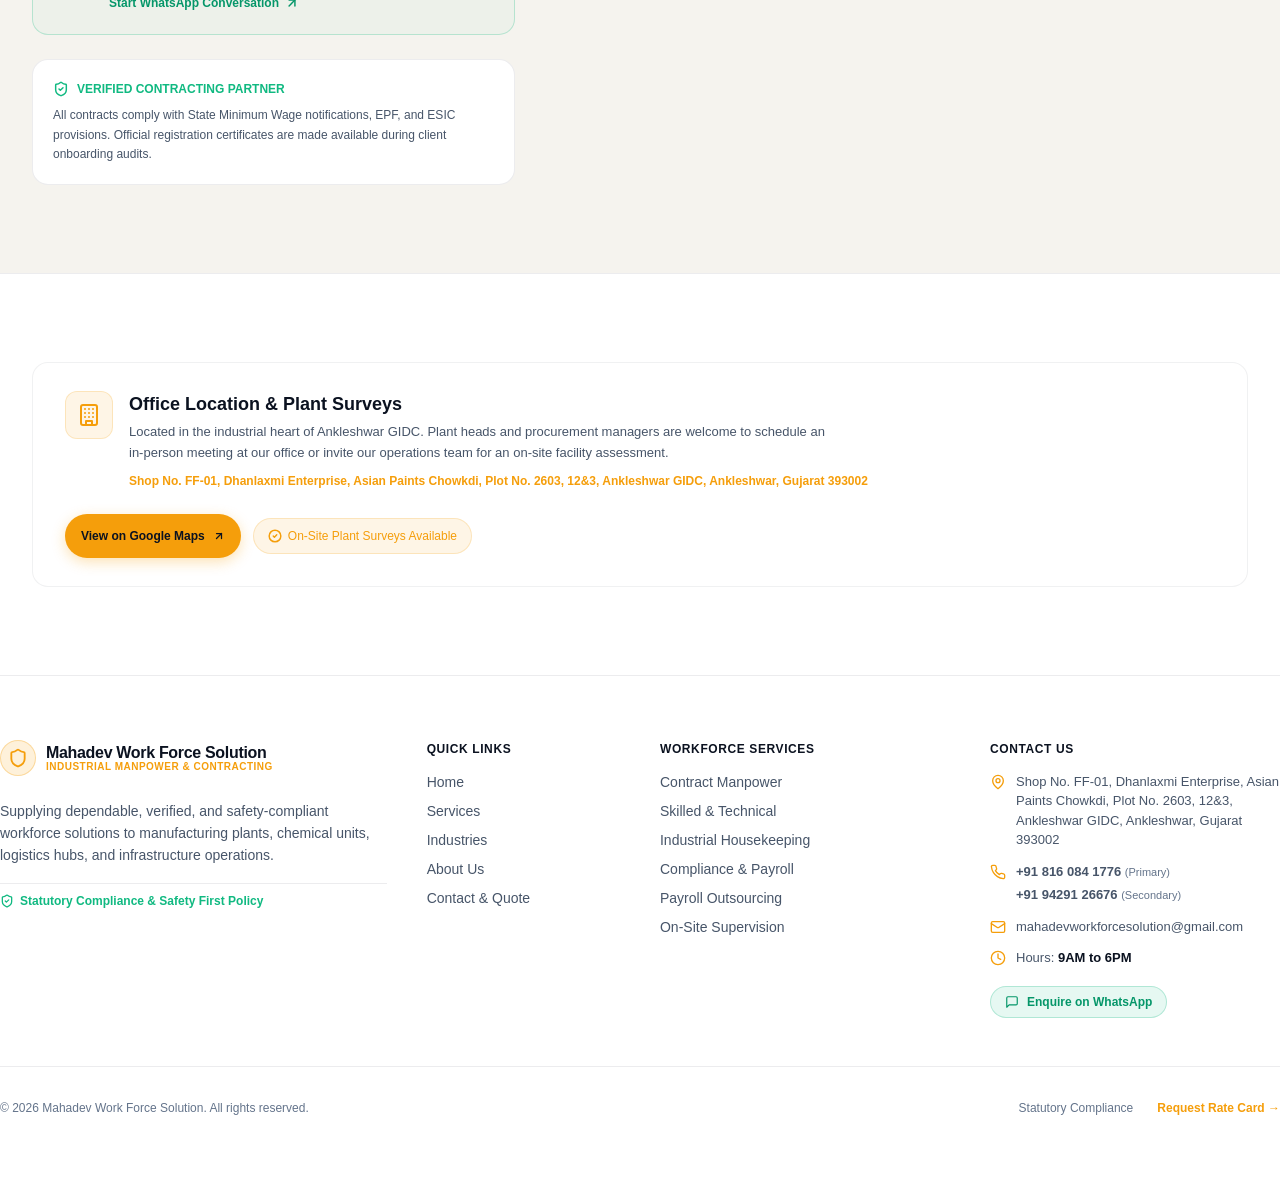
<file: contact.html>
<!DOCTYPE html>
<html lang="en">
<head>
  <meta charset="utf-8">
  <meta name="viewport" content="width=device-width, initial-scale=1">
  <meta name="theme-color" content="#F5F3EE">
  <title>Contact &amp; Request Manpower Quotation | Mahadev Work Force Solution</title>
  <meta name="description" content="Request a quick quotation for contract labour, plant technicians, or industrial housekeeping in Ankleshwar, Bharuch, Dahej, and Gujarat. Direct WhatsApp and phone contact.">
  <meta name="keywords" content="contact labour contractor Bharuch, manpower quotation Ankleshwar, hire factory workers Gujarat, industrial staffing contact">
  <link rel="canonical" href="https://ashish00bind.github.io/mahadevworkforcesolution/contact.html">
  <meta name="robots" content="index, follow">

  <!-- Geo Tags -->
  <meta name="geo.region" content="IN-GJ">
  <meta name="geo.placename" content="Ankleshwar, Bharuch, Gujarat">
  <meta name="geo.position" content="21.6264;73.0033">
  <meta name="ICBM" content="21.6264, 73.0033">

  <!-- Open Graph -->
  <meta property="og:type" content="website">
  <meta property="og:url" content="https://ashish00bind.github.io/mahadevworkforcesolution/contact.html">
  <meta property="og:site_name" content="Mahadev Work Force Solution">
  <meta property="og:title" content="Contact &amp; Request Manpower Quotation | Mahadev Work Force Solution">
  <meta property="og:description" content="Connect directly with our industrial contracting desk for staffing schedules, plant coverage, and transparent manpower rate quotations in Gujarat.">
  <meta property="og:image" content="https://ashish00bind.github.io/mahadevworkforcesolution/assets/images/hero-industrial.jpg">
  <meta property="og:locale" content="en_IN">

  <!-- Twitter Card -->
  <meta name="twitter:card" content="summary_large_image">
  <meta name="twitter:title" content="Contact &amp; Request Manpower Quotation | Mahadev Work Force Solution">
  <meta name="twitter:description" content="Get in touch with Mahadev Work Force Solution for industrial manpower supply in Ankleshwar, Bharuch, and Gujarat.">
  <meta name="twitter:image" content="https://ashish00bind.github.io/mahadevworkforcesolution/assets/images/hero-industrial.jpg">

  <!-- JSON-LD Breadcrumb & ContactPage Schema -->
  <script type="application/ld+json">
  {
    "@context": "https://schema.org",
    "@type": "ContactPage",
    "name": "Contact Mahadev Work Force Solution",
    "url": "https://ashish00bind.github.io/mahadevworkforcesolution/contact.html",
    "mainEntity": {
      "@type": "EmploymentAgency",
      "name": "Mahadev Work Force Solution",
      "telephone": ["+918160841776", "+919429126676"],
      "email": "mahadevworkforcesolution@gmail.com",
      "address": {
        "@type": "PostalAddress",
        "streetAddress": "Shop No. FF-01, Dhanlaxmi Enterprise, Asian Paints Chowkdi, Plot No. 2603, 12&3, Ankleshwar GIDC",
        "addressLocality": "Ankleshwar",
        "addressRegion": "Gujarat",
        "postalCode": "393002",
        "addressCountry": "IN"
      }
    }
  }
  </script>
  <link rel="icon" href="favicon.ico">

  <!-- Core CSS -->
  <link rel="stylesheet" href="css/style.css">
  <link rel="stylesheet" href="css/responsive.css">
  <link rel="stylesheet" href="css/animations.css">

  <!-- Anti-FOUC Theme Script -->
  <script>
    (function() {
      try {
        var saved = localStorage.getItem('mws_theme');
        var prefersDark = window.matchMedia && window.matchMedia('(prefers-color-scheme: dark)').matches;
        var theme = (saved === 'dark' || saved === 'light') ? saved : (prefersDark ? 'dark' : 'light');
        document.documentElement.setAttribute('data-theme', theme);
        if (theme === 'dark') document.documentElement.classList.add('dark');
        else document.documentElement.classList.remove('dark');
      } catch(e) {}
    })();
  </script>
</head>
<body>

  <!-- Floating Pill Navbar -->
  <header class="navbar-wrapper">
    <div class="navbar-pill glass-pill">
      <!-- Brand Logo & Wordmark -->
      <a href="index.html" class="navbar-brand" aria-label="Mahadev Work Force Solution Homepage">
        <div class="brand-icon">
          <svg width="20" height="20" viewBox="0 0 24 24" fill="none" stroke="currentColor" stroke-width="2.2" stroke-linecap="round" stroke-linejoin="round">
            <path d="M20 13c0 5-3.5 7.5-7.66 8.95a1 1 0 0 1-.67-.01C7.5 20.5 4 18 4 13V6a1 1 0 0 1 1-1c2 0 4.5-1.2 6.24-2.72a1.17 1.17 0 0 1 1.52 0C14.51 3.81 17 5 19 5a1 1 0 0 1 1 1z"/>
          </svg>
        </div>
        <div class="brand-text">
          <span class="brand-title">Mahadev</span>
          <span class="brand-subtitle">Work Force Solution</span>
        </div>
      </a>

      <!-- Desktop Navigation Links -->
      <nav class="navbar-nav" aria-label="Main Navigation">
        <a href="index.html" class="nav-link">Home</a>
        <a href="services.html" class="nav-link">Services</a>
        <a href="industries.html" class="nav-link">Industries</a>
        <a href="about.html" class="nav-link">About Us</a>
        <a href="contact.html" class="nav-link active">Contact</a>
      </nav>

      <!-- Right Actions: Theme Toggle & Quote CTA -->
      <div class="navbar-actions">
        <!-- Theme Toggle Button -->
        <button type="button" class="theme-toggle-btn" data-action="toggle-theme" aria-label="Toggle theme">
          <svg class="theme-icon-sun" viewBox="0 0 24 24" fill="none" stroke="currentColor" stroke-width="2" stroke-linecap="round" stroke-linejoin="round">
            <circle cx="12" cy="12" r="4"/><path d="M12 2v2"/><path d="M12 20v2"/><path d="m4.93 4.93 1.41 1.41"/><path d="m17.66 17.66 1.41 1.41"/><path d="M2 12h2"/><path d="M20 12h2"/><path d="m6.34 17.66-1.41 1.41"/><path d="m19.07 4.93-1.41 1.41"/>
          </svg>
          <svg class="theme-icon-moon" viewBox="0 0 24 24" fill="none" stroke="currentColor" stroke-width="2" stroke-linecap="round" stroke-linejoin="round">
            <path d="M12 3a6 6 0 0 0 9 9 9 9 0 1 1-9-9Z"/>
          </svg>
        </button>

        <!-- Desktop CTA Button -->
        <a href="contact.html#quote-form" class="btn-primary-pill">
          <span>Get Quote</span>
          <svg viewBox="0 0 24 24" fill="none" stroke="currentColor" stroke-width="2.5" stroke-linecap="round" stroke-linejoin="round">
            <path d="M5 12h14"/><path d="m12 5 7 7-7 7"/>
          </svg>
        </a>

        <!-- Mobile Menu Hamburger Button -->
        <button type="button" class="mobile-menu-toggle" id="mobile-menu-btn" aria-expanded="false" aria-label="Toggle navigation menu">
          <svg viewBox="0 0 24 24" fill="none" stroke="currentColor" stroke-width="2" stroke-linecap="round" stroke-linejoin="round">
            <line x1="4" x2="20" y1="12" y2="12"/><line x1="4" x2="20" y1="6" y2="6"/><line x1="4" x2="20" y1="18" y2="18"/>
          </svg>
        </button>
      </div>
    </div>
  </header>

  <!-- Mobile Navigation Drawer -->
  <div class="mobile-drawer-overlay" id="mobile-drawer" role="dialog" aria-modal="true" aria-label="Mobile Navigation">
    <div class="mobile-drawer-content">
      <div class="drawer-header">
        <span class="drawer-title">Menu Navigation</span>
        <button type="button" class="drawer-close-btn" id="drawer-close-btn" aria-label="Close menu">
          <svg width="20" height="20" viewBox="0 0 24 24" fill="none" stroke="currentColor" stroke-width="2" stroke-linecap="round" stroke-linejoin="round">
            <path d="M18 6 6 18"/><path d="m6 6 12 12"/>
          </svg>
        </button>
      </div>

      <nav class="drawer-nav" aria-label="Mobile links">
        <a href="index.html" class="drawer-nav-link"><span>Home</span></a>
        <a href="services.html" class="drawer-nav-link"><span>Services</span></a>
        <a href="industries.html" class="drawer-nav-link"><span>Industries</span></a>
        <a href="about.html" class="drawer-nav-link"><span>About Us</span></a>
        <a href="contact.html" class="drawer-nav-link active">
          <span>Contact & Quote</span>
          <div class="active-dot"></div>
        </a>
      </nav>

      <div class="drawer-footer">
        <a href="contact.html#quote-form" class="drawer-cta-btn">
          <span>Request a Manpower Quote</span>
          <svg width="16" height="16" viewBox="0 0 24 24" fill="none" stroke="currentColor" stroke-width="2.5" stroke-linecap="round" stroke-linejoin="round"><path d="M5 12h14"/><path d="m12 5 7 7-7 7"/></svg>
        </a>
      </div>
    </div>
  </div>

  <main>
    <!-- 1. HERO BANNER -->
    <section class="hero-section">
      <div class="container-max">
        <div class="hero-box">
          <div class="hero-bg-wrapper">
            <img src="assets/images/hero-industrial.jpg" alt="Industrial operations desk and workforce coordination" class="hero-bg-img" fetchpriority="high">
            <div class="hero-overlay"></div>
          </div>

          <div class="hero-content">
            <div class="eyebrow-badge">
              <svg viewBox="0 0 24 24" fill="none" stroke="currentColor" stroke-width="2.2" stroke-linecap="round" stroke-linejoin="round">
                <path d="M20 13c0 5-3.5 7.5-7.66 8.95a1 1 0 0 1-.67-.01C7.5 20.5 4 18 4 13V6a1 1 0 0 1 1-1c2 0 4.5-1.2 6.24-2.72a1.17 1.17 0 0 1 1.52 0C14.51 3.81 17 5 19 5a1 1 0 0 1 1 1z"/>
                <path d="m9 12 2 2 4-4"/>
              </svg>
              <span>LET'S DISCUSS YOUR REQUIREMENTS</span>
            </div>

            <h1 class="hero-title">
              Let's Build a Reliable <br>
              <span class="highlight">Workforce Together</span>
            </h1>

            <p class="hero-desc">
              Connect directly with our industrial contracting desk to discuss staffing schedules, technical qualifications, plant coverage, and transparent manpower rate quotations.
            </p>

            <div class="hero-ctas">
              <a href="#quote-form" class="btn-hero-primary">
                <svg width="16" height="16" viewBox="0 0 24 24" fill="none" stroke="currentColor" stroke-width="2" stroke-linecap="round" stroke-linejoin="round"><line x1="22" x2="11" y1="2" y2="13"/><polygon points="22 2 15 22 11 13 2 9 22 2"/></svg>
                <span>Request a Quote</span>
              </a>

              <a href="tel:+918160841776" class="btn-hero-secondary">
                <svg width="16" height="16" viewBox="0 0 24 24" fill="none" stroke="currentColor" stroke-width="2.2" stroke-linecap="round" stroke-linejoin="round">
                  <path d="M22 16.92v3a2 2 0 0 1-2.18 2 19.79 19.79 0 0 1-8.63-3.07 19.5 19.5 0 0 1-6-6 19.79 19.79 0 0 1-3.07-8.67A2 2 0 0 1 4.11 2h3a2 2 0 0 1 2 1.72 12.84 12.84 0 0 0 .7 2.81 2 2 0 0 1-.45 2.11L8.09 9.91a16 16 0 0 0 6 6l1.27-1.27a2 2 0 0 1 2.11-.45 12.84 12.84 0 0 0 2.81.7A2 2 0 0 1 22 16.92z"/>
                </svg>
                <span>Call Us</span>
              </a>
            </div>

            <div class="hero-pillars">
              <div class="hero-pillar-item">
                <svg viewBox="0 0 24 24" fill="none" stroke="currentColor" stroke-width="2.2" stroke-linecap="round" stroke-linejoin="round"><path d="M12 22c5.523 0 10-4.477 10-10S17.523 2 12 2 2 6.477 2 12s4.477 10 10 10z"/><path d="m9 12 2 2 4-4"/></svg>
                <span>Rapid Quote Turnaround</span>
              </div>
              <div class="hero-pillar-item">
                <svg viewBox="0 0 24 24" fill="none" stroke="currentColor" stroke-width="2.2" stroke-linecap="round" stroke-linejoin="round"><path d="M12 22c5.523 0 10-4.477 10-10S17.523 2 12 2 2 6.477 2 12s4.477 10 10 10z"/><path d="m9 12 2 2 4-4"/></svg>
                <span>On-Site Plant Surveys</span>
              </div>
              <div class="hero-pillar-item">
                <svg viewBox="0 0 24 24" fill="none" stroke="currentColor" stroke-width="2.2" stroke-linecap="round" stroke-linejoin="round"><path d="M12 22c5.523 0 10-4.477 10-10S17.523 2 12 2 2 6.477 2 12s4.477 10 10 10z"/><path d="m9 12 2 2 4-4"/></svg>
                <span>Transparent Sourcing Terms</span>
              </div>
            </div>
          </div>
        </div>
      </div>
    </section>

    <!-- 2. CONTACT DETAILS & QUOTE FORM -->
    <section class="section-py">
      <div class="container-max">
        <div class="split-5-7">
          <!-- Left Column: Contact Cards -->
          <div style="display: flex; flex-direction: column; gap: 1.5rem;">
            <div>
              <h2 style="font-size: 1.5rem; font-weight: 700; color: var(--text-primary); margin-bottom: 0.5rem;">
                Head Office & Inquiries
              </h2>
              <p style="font-size: 0.875rem; line-height: 1.6; color: var(--text-secondary);">
                Reach out directly during working hours or send a structured requirement. We provide prompt rate estimates and workforce availability assessments.
              </p>
            </div>

            <div style="display: flex; flex-direction: column; gap: 1rem;">
              <!-- Phone Card -->
              <div class="glass-card" style="padding: 1.25rem; display: flex; align-items: start; gap: 1rem;">
                <div style="width: 2.5rem; height: 2.5rem; border-radius: 0.75rem; background-color: rgba(245, 158, 11, 0.1); border: 1px solid rgba(245, 158, 11, 0.2); display: flex; align-items: center; justify-content: center; color: var(--amber-500); flex-shrink: 0;">
                  <svg width="20" height="20" viewBox="0 0 24 24" fill="none" stroke="currentColor" stroke-width="2" stroke-linecap="round" stroke-linejoin="round"><path d="M22 16.92v3a2 2 0 0 1-2.18 2 19.79 19.79 0 0 1-8.63-3.07 19.5 19.5 0 0 1-6-6 19.79 19.79 0 0 1-3.07-8.67A2 2 0 0 1 4.11 2h3a2 2 0 0 1 2 1.72 12.84 12.84 0 0 0 .7 2.81 2 2 0 0 1-.45 2.11L8.09 9.91a16 16 0 0 0 6 6l1.27-1.27a2 2 0 0 1 2.11-.45 12.84 12.84 0 0 0 2.81.7A2 2 0 0 1 22 16.92z"/></svg>
                </div>
                <div style="flex: 1; min-width: 0;">
                  <h3 style="font-size: 0.6875rem; text-transform: uppercase; font-weight: 700; letter-spacing: 0.05em; color: var(--text-muted);">Telephone / Mobile</h3>
                  <div style="display: flex; flex-direction: column; gap: 0.375rem; margin-top: 0.25rem;">
                    <div style="display: flex; align-items: center; gap: 0.5rem;">
                      <a href="tel:+918160841776" style="font-size: 0.875rem; font-weight: 600; color: var(--text-primary);">+91 816 084 1776</a>
                      <span style="font-size: 0.625rem; font-weight: 600; padding: 0.125rem 0.5rem; border-radius: 9999px; background-color: rgba(245, 158, 11, 0.15); color: var(--amber-500); border: 1px solid rgba(245, 158, 11, 0.3);">Primary</span>
                    </div>
                    <div style="display: flex; align-items: center; gap: 0.5rem;">
                      <a href="tel:+919429126676" style="font-size: 0.875rem; font-weight: 600; color: var(--text-primary);">+91 94291 26676</a>
                      <span style="font-size: 0.625rem; font-weight: 600; padding: 0.125rem 0.5rem; border-radius: 9999px; background-color: rgba(100, 116, 139, 0.1); color: var(--text-secondary); border: 1px solid var(--border-subtle);">Secondary</span>
                    </div>
                  </div>
                  <span style="font-size: 0.75rem; color: var(--text-muted); display: block; margin-top: 0.375rem;">Direct lines for plant managers & HR heads</span>
                </div>
              </div>

              <!-- Email Card -->
              <div class="glass-card" style="padding: 1.25rem; display: flex; align-items: start; gap: 1rem;">
                <div style="width: 2.5rem; height: 2.5rem; border-radius: 0.75rem; background-color: rgba(245, 158, 11, 0.1); border: 1px solid rgba(245, 158, 11, 0.2); display: flex; align-items: center; justify-content: center; color: var(--amber-500); flex-shrink: 0;">
                  <svg width="20" height="20" viewBox="0 0 24 24" fill="none" stroke="currentColor" stroke-width="2" stroke-linecap="round" stroke-linejoin="round"><rect width="20" height="16" x="2" y="4" rx="2"/><path d="m22 7-8.97 5.7a1.94 1.94 0 0 1-2.06 0L2 7"/></svg>
                </div>
                <div style="flex: 1; min-width: 0;">
                  <h3 style="font-size: 0.6875rem; text-transform: uppercase; font-weight: 700; letter-spacing: 0.05em; color: var(--text-muted);">Official Email</h3>
                  <a href="mailto:mahadevworkforcesolution@gmail.com" style="font-size: 0.875rem; font-weight: 600; color: var(--text-primary); margin-top: 0.25rem; display: inline-block; word-break: break-all;">mahadevworkforcesolution@gmail.com</a>
                  <span style="font-size: 0.75rem; color: var(--text-muted); display: block; margin-top: 0.25rem;">Submit tender documents & formal RFPs</span>
                </div>
              </div>

              <!-- Address Card -->
              <div class="glass-card" style="padding: 1.25rem; display: flex; align-items: start; gap: 1rem;">
                <div style="width: 2.5rem; height: 2.5rem; border-radius: 0.75rem; background-color: rgba(245, 158, 11, 0.1); border: 1px solid rgba(245, 158, 11, 0.2); display: flex; align-items: center; justify-content: center; color: var(--amber-500); flex-shrink: 0; margin-top: 0.125rem;">
                  <svg width="20" height="20" viewBox="0 0 24 24" fill="none" stroke="currentColor" stroke-width="2" stroke-linecap="round" stroke-linejoin="round"><path d="M20 10c0 6-8 12-8 12s-8-6-8-12a8 8 0 0 1 16 0Z"/><circle cx="12" cy="10" r="3"/></svg>
                </div>
                <div style="flex: 1; min-width: 0;">
                  <h3 style="font-size: 0.6875rem; text-transform: uppercase; font-weight: 700; letter-spacing: 0.05em; color: var(--text-muted);">Registered Office</h3>
                  <a href="https://www.google.com/maps/search/?api=1&query=Shop%20No.%20FF-01%2C%20Dhanlaxmi%20Enterprise%2C%20Asian%20Paints%20Chowkdi%2C%20Plot%20No.%202603%2C%2012%263%2C%20Ankleshwar%20GIDC%2C%20Ankleshwar%2C%20Gujarat%20393002" target="_blank" rel="noopener noreferrer" style="font-size: 0.8125rem; font-weight: 500; color: var(--text-primary); line-height: 1.5; margin-top: 0.25rem; display: block;">
                    Shop No. FF-01, Dhanlaxmi Enterprise, Asian Paints Chowkdi, Plot No. 2603, 12&3, Ankleshwar GIDC, Ankleshwar, Gujarat 393002
                    <svg width="12" height="12" viewBox="0 0 24 24" fill="none" stroke="currentColor" stroke-width="2.5" stroke-linecap="round" stroke-linejoin="round" style="display: inline-block; vertical-align: middle; margin-left: 0.25rem;"><line x1="7" x2="17" y1="17" y2="7"/><polyline points="7 7 17 7 17 17"/></svg>
                  </a>
                  <span style="font-size: 0.75rem; color: var(--text-muted); display: block; margin-top: 0.375rem;">Operational hub for labour dispatch & coordination</span>
                </div>
              </div>

              <!-- Working Hours Card -->
              <div class="glass-card" style="padding: 1.25rem; display: flex; align-items: start; gap: 1rem;">
                <div style="width: 2.5rem; height: 2.5rem; border-radius: 0.75rem; background-color: rgba(245, 158, 11, 0.1); border: 1px solid rgba(245, 158, 11, 0.2); display: flex; align-items: center; justify-content: center; color: var(--amber-500); flex-shrink: 0;">
                  <svg width="20" height="20" viewBox="0 0 24 24" fill="none" stroke="currentColor" stroke-width="2" stroke-linecap="round" stroke-linejoin="round"><circle cx="12" cy="12" r="10"/><polyline points="12 6 12 12 16 14"/></svg>
                </div>
                <div>
                  <h3 style="font-size: 0.6875rem; text-transform: uppercase; font-weight: 700; letter-spacing: 0.05em; color: var(--text-muted);">Operating Schedule</h3>
                  <p style="font-size: 0.875rem; font-weight: 700; color: var(--text-primary); margin-top: 0.25rem;">9AM to 6PM</p>
                  <span style="font-size: 0.75rem; color: var(--text-muted); display: block; margin-top: 0.25rem;">24/7 on-call supervisor support for active plant shifts</span>
                </div>
              </div>

              <!-- WhatsApp Enquiry Card -->
              <div class="glass-card" style="padding: 1.25rem; display: flex; align-items: start; gap: 1rem; border-color: rgba(16, 185, 129, 0.25); background-color: rgba(16, 185, 129, 0.03);">
                <div style="width: 2.5rem; height: 2.5rem; border-radius: 0.75rem; background-color: rgba(16, 185, 129, 0.15); border: 1px solid rgba(16, 185, 129, 0.3); display: flex; align-items: center; justify-content: center; color: #10B981; flex-shrink: 0;">
                  <svg width="20" height="20" viewBox="0 0 24 24" fill="none" stroke="currentColor" stroke-width="2" stroke-linecap="round" stroke-linejoin="round"><path d="M21 15a2 2 0 0 1-2 2H7l-4 4V5a2 2 0 0 1 2-2h14a2 2 0 0 1 2 2z"/></svg>
                </div>
                <div style="flex: 1; min-width: 0;">
                  <h3 style="font-size: 0.6875rem; text-transform: uppercase; font-weight: 700; letter-spacing: 0.05em; color: #10B981;">WhatsApp Quick Chat</h3>
                  <p style="font-size: 0.75rem; color: var(--text-secondary); margin-top: 0.25rem;">Chat directly with our workforce manager for urgent shift replacements.</p>
                  <a href="https://wa.me/918160841776?text=Hello%20Mahadev%20Work%20Force%20Solution%2C%20I%20would%20like%20to%20discuss%20our%20industrial%20manpower%20requirements." target="_blank" rel="noopener noreferrer" class="link-arrow" style="color: #059669; margin-top: 0.5rem;">
                    <span>Start WhatsApp Conversation</span>
                    <svg viewBox="0 0 24 24" fill="none" stroke="currentColor" stroke-width="2.5" stroke-linecap="round" stroke-linejoin="round"><line x1="7" x2="17" y1="17" y2="7"/><polyline points="7 7 17 7 17 17"/></svg>
                  </a>
                </div>
              </div>
            </div>

            <!-- Verified Partner Note -->
            <div style="padding: 1.25rem; border-radius: 1rem; background-color: var(--bg-elevated); border: 1px solid var(--border-subtle); display: flex; flex-direction: column; gap: 0.5rem;">
              <div style="display: flex; align-items: center; gap: 0.5rem; font-size: 0.75rem; font-weight: 700; text-transform: uppercase; color: #10B981;">
                <svg width="16" height="16" viewBox="0 0 24 24" fill="none" stroke="currentColor" stroke-width="2.2" stroke-linecap="round" stroke-linejoin="round"><path d="M20 13c0 5-3.5 7.5-7.66 8.95a1 1 0 0 1-.67-.01C7.5 20.5 4 18 4 13V6a1 1 0 0 1 1-1c2 0 4.5-1.2 6.24-2.72a1.17 1.17 0 0 1 1.52 0C14.51 3.81 17 5 19 5a1 1 0 0 1 1 1z"/><path d="m9 12 2 2 4-4"/></svg>
                <span>Verified Contracting Partner</span>
              </div>
              <p style="font-size: 0.75rem; line-height: 1.6; color: var(--text-secondary);">
                All contracts comply with State Minimum Wage notifications, EPF, and ESIC provisions. Official registration certificates are made available during client onboarding audits.
              </p>
            </div>
          </div>

          <!-- Right Column: Interactive Quote Form -->
          <div id="quote-form" style="scroll-margin-top: 7rem;">
            <div class="glass-card" style="padding: 2rem; border-radius: 1.5rem;">
              <div style="margin-bottom: 1.5rem;">
                <h3 style="font-size: 1.375rem; font-weight: 700; color: var(--text-primary); margin-bottom: 0.375rem;">
                  Request a Manpower Quotation
                </h3>
                <p style="font-size: 0.8125rem; color: var(--text-secondary); line-height: 1.5;">
                  Submit your plant requirement, workforce headcount, or shift details. All fields marked with <span style="color: var(--amber-500); font-weight: 700;">*</span> are required.
                </p>
              </div>

              <!-- Success Notification Box (Appears after submission) -->
              <div id="status-success-box" class="status-box status-box-success" role="status">
                <div style="display: flex; align-items: start; gap: 0.75rem; margin-bottom: 1rem;">
                  <svg width="22" height="22" viewBox="0 0 24 24" fill="none" stroke="#10B981" stroke-width="2.5" stroke-linecap="round" stroke-linejoin="round" style="flex-shrink: 0; margin-top: 0.125rem;"><path d="M12 22c5.523 0 10-4.477 10-10S17.523 2 12 2 2 6.477 2 12s4.477 10 10 10z"/><path d="m9 12 2 2 4-4"/></svg>
                  <div>
                    <strong style="font-size: 0.9375rem; display: block; color: #059669; margin-bottom: 0.25rem;">Enquiry Details Formatted & Ready to Send!</strong>
                    <p style="font-size: 0.8125rem; color: var(--text-secondary); line-height: 1.5;">
                      Your manpower enquiry for <strong class="success-client-name" style="color: var(--text-primary);">Client</strong> (<span class="success-service-name">Service</span>) has been formatted into an organized message. Please choose your preferred channel below to send it directly to our operations desk:
                    </p>
                  </div>
                </div>

                <!-- Direct Action Buttons -->
                <div style="display: flex; flex-direction: column; gap: 0.625rem; padding: 1rem; border-radius: 0.75rem; background-color: var(--bg-card); border: 1px solid rgba(16, 185, 129, 0.3); margin-bottom: 1rem;">
                  <a id="action-whatsapp-send" href="#" target="_blank" rel="noopener noreferrer" style="display: flex; align-items: center; justify-content: center; gap: 0.5rem; background-color: #059669; color: #FFFFFF; font-weight: 700; font-size: 0.875rem; padding: 0.75rem 1.25rem; border-radius: 0.625rem; text-align: center;">
                    <svg width="18" height="18" viewBox="0 0 24 24" fill="none" stroke="currentColor" stroke-width="2.2" stroke-linecap="round" stroke-linejoin="round"><path d="M21 15a2 2 0 0 1-2 2H7l-4 4V5a2 2 0 0 1 2-2h14a2 2 0 0 1 2 2z"/></svg>
                    <span>Send via WhatsApp (Instant Reply)</span>
                  </a>

                  <a id="action-email-send" href="#" style="display: flex; align-items: center; justify-content: center; gap: 0.5rem; background-color: var(--bg-card-subtle); color: var(--text-primary); font-weight: 600; font-size: 0.875rem; padding: 0.75rem 1.25rem; border-radius: 0.625rem; border: 1px solid var(--border-subtle); text-align: center;">
                    <svg width="18" height="18" viewBox="0 0 24 24" fill="none" stroke="currentColor" stroke-width="2" stroke-linecap="round" stroke-linejoin="round"><rect width="20" height="16" x="2" y="4" rx="2"/><path d="m22 7-8.97 5.7a1.94 1.94 0 0 1-2.06 0L2 7"/></svg>
                    <span>Send via Email Application</span>
                  </a>
                </div>

                <div style="display: flex; align-items: center; justify-content: space-between; font-size: 0.75rem; color: var(--text-muted);">
                  <span>Enquiry formatted locally without third-party server exposure.</span>
                  <button type="button" id="reset-form-btn" style="color: var(--amber-500); font-weight: 700; cursor: pointer;">Submit Another Requirement</button>
                </div>
              </div>

              <!-- Error Notification Box -->
              <div id="status-error-box" class="status-box status-box-error" role="alert">
                <div style="display: flex; align-items: start; gap: 0.75rem;">
                  <svg width="20" height="20" viewBox="0 0 24 24" fill="none" stroke="#EF4444" stroke-width="2" stroke-linecap="round" stroke-linejoin="round" style="flex-shrink: 0; margin-top: 0.125rem;"><circle cx="12" cy="12" r="10"/><line x1="12" x2="12" y1="8" y2="12"/><line x1="12" x2="12.01" y1="16" y2="16"/></svg>
                  <div>
                    <strong style="font-size: 0.875rem; display: block; color: #DC2626; margin-bottom: 0.25rem;">Submission Notice</strong>
                    <p class="error-msg-text" style="font-size: 0.8125rem; color: var(--text-secondary);">Please correct the errors in the form.</p>
                  </div>
                </div>
              </div>

              <!-- Contact Form -->
              <form id="quote-form-el" novalidate>
                <!-- Honeypot Spam Trap (Hidden from users) -->
                <div style="display: none;" aria-hidden="true">
                  <label for="website_hp">Leave this field blank</label>
                  <input type="text" id="website_hp" name="website_hp" tabindex="-1" autocomplete="off">
                </div>

                <!-- Row 1: Name & Phone -->
                <div class="form-row">
                  <div class="form-group">
                    <label for="fullName" class="form-label">Full Name <span class="req">*</span></label>
                    <input type="text" id="fullName" name="fullName" class="form-control" placeholder="e.g. Ramesh Patel" required autocomplete="name">
                    <p id="fullName-error" class="field-error-msg"></p>
                  </div>

                  <div class="form-group">
                    <label for="phone" class="form-label">Phone Number <span class="req">*</span></label>
                    <input type="tel" id="phone" name="phone" class="form-control" placeholder="e.g. 9876543210 or +91 98765 43210" required autocomplete="tel">
                    <p id="phone-error" class="field-error-msg"></p>
                  </div>
                </div>

                <!-- Row 2: Company & Email -->
                <div class="form-row">
                  <div class="form-group">
                    <label for="company" class="form-label">Company / Factory Name (Optional)</label>
                    <input type="text" id="company" name="company" class="form-control" placeholder="e.g. Gujarat Polymer Industries Ltd." autocomplete="organization">
                  </div>

                  <div class="form-group">
                    <label for="email" class="form-label">Email Address (Optional)</label>
                    <input type="email" id="email" name="email" class="form-control" placeholder="e.g. planthead@company.com" autocomplete="email">
                    <p id="email-error" class="field-error-msg"></p>
                    <span class="form-hint">If provided, enquiry summary can be dispatched to your inbox.</span>
                  </div>
                </div>

                <!-- Row 3: Service & Headcount -->
                <div class="form-row">
                  <div class="form-group">
                    <label for="service" class="form-label">Required Service <span class="req">*</span></label>
                    <select id="service" name="service" class="form-control" required>
                      <option value="Contract Manpower Supply">Contract Manpower Supply</option>
                      <option value="Skilled & Technical Staff">Skilled & Technical Staff</option>
                      <option value="Industrial Housekeeping">Industrial Housekeeping</option>
                      <option value="Compliance & Payroll">Compliance & Payroll</option>
                      <option value="Payroll Outsourcing">Payroll Outsourcing</option>
                      <option value="On-Site Supervision">On-Site Supervision</option>
                      <option value="Other Requirements">Other Requirements</option>
                    </select>
                  </div>

                  <div class="form-group">
                    <label for="workforceSize" class="form-label">Estimated Headcount / Shifts (Optional)</label>
                    <input type="text" id="workforceSize" name="workforceSize" class="form-control" placeholder="e.g. 20-25 workers, 2 rotating shifts">
                  </div>
                </div>

                <!-- Requirement Details -->
                <div class="form-group">
                  <label for="requirementDetails" class="form-label">Requirement Details & Plant Location <span class="req">*</span></label>
                  <textarea id="requirementDetails" name="requirementDetails" rows="4" class="form-control" placeholder="Please specify work nature, factory/warehouse location (e.g. Ankleshwar GIDC), expected start date, and special skills needed..." required></textarea>
                  <p id="requirementDetails-error" class="field-error-msg"></p>
                </div>

                <!-- Submit Button -->
                <div style="margin-top: 1.5rem;">
                  <button type="submit" id="submit-btn" class="btn-form-submit">
                    <span id="btn-spinner" class="animate-spin" style="display: none; width: 16px; height: 16px; border: 2px solid #0B1220; border-top-color: transparent; border-radius: 9999px;"></span>
                    <span id="btn-text">Submit Manpower Quotation Request</span>
                  </button>
                </div>
              </form>
            </div>
          </div>
        </div>
      </div>
    </section>

    <!-- 3. MAP & PHYSICAL SITE NOTICE -->
    <section class="section-py section-border-t bg-elevated">
      <div class="container-max">
        <div class="glass-card" style="padding: 1.75rem 2rem; display: flex; flex-direction: column; gap: 1.5rem;">
          <div style="display: flex; flex-direction: column; gap: 1rem;">
            <div style="display: flex; align-items: start; gap: 1rem;">
              <div class="competence-icon-box" style="margin-bottom: 0;">
                <svg viewBox="0 0 24 24" fill="none" stroke="currentColor" stroke-width="2" stroke-linecap="round" stroke-linejoin="round">
                  <rect width="16" height="20" x="4" y="2" rx="2" ry="2"/><path d="M9 22v-4h6v4"/><path d="M8 6h.01"/><path d="M16 6h.01"/><path d="M12 6h.01"/><path d="M12 10h.01"/><path d="M12 14h.01"/><path d="M16 10h.01"/><path d="M16 14h.01"/><path d="M8 10h.01"/><path d="M8 14h.01"/>
                </svg>
              </div>
              <div>
                <h3 style="font-size: 1.125rem; font-weight: 700; color: var(--text-primary);">Office Location & Plant Surveys</h3>
                <p style="font-size: 0.8125rem; line-height: 1.6; color: var(--text-secondary); max-width: 44rem; margin-top: 0.25rem;">
                  Located in the industrial heart of Ankleshwar GIDC. Plant heads and procurement managers are welcome to schedule an in-person meeting at our office or invite our operations team for an on-site facility assessment.
                </p>
                <p style="font-size: 0.75rem; font-weight: 600; color: var(--amber-500); margin-top: 0.5rem;">
                  Shop No. FF-01, Dhanlaxmi Enterprise, Asian Paints Chowkdi, Plot No. 2603, 12&3, Ankleshwar GIDC, Ankleshwar, Gujarat 393002
                </p>
              </div>
            </div>

            <div style="display: flex; flex-wrap: wrap; align-items: center; gap: 0.75rem; padding-top: 0.5rem;">
              <a href="https://www.google.com/maps/search/?api=1&query=Shop%20No.%20FF-01%2C%20Dhanlaxmi%20Enterprise%2C%20Asian%20Paints%20Chowkdi%2C%20Plot%20No.%202603%2C%2012%263%2C%20Ankleshwar%20GIDC%2C%20Ankleshwar%2C%20Gujarat%20393002" target="_blank" rel="noopener noreferrer" class="btn-hero-primary" style="padding: 0.5rem 1rem; font-size: 0.75rem;">
                <span>View on Google Maps</span>
                <svg width="12" height="12" viewBox="0 0 24 24" fill="none" stroke="currentColor" stroke-width="2.5" stroke-linecap="round" stroke-linejoin="round"><line x1="7" x2="17" y1="17" y2="7"/><polyline points="7 7 17 7 17 17"/></svg>
              </a>
              <span style="display: inline-flex; align-items: center; gap: 0.375rem; padding: 0.5rem 0.875rem; border-radius: 9999px; font-size: 0.75rem; font-weight: 500; color: var(--amber-500); background-color: rgba(245, 158, 11, 0.1); border: 1px solid rgba(245, 158, 11, 0.2);">
                <svg width="14" height="14" viewBox="0 0 24 24" fill="none" stroke="currentColor" stroke-width="2.5" stroke-linecap="round" stroke-linejoin="round"><path d="M12 22c5.523 0 10-4.477 10-10S17.523 2 12 2 2 6.477 2 12s4.477 10 10 10z"/><path d="m9 12 2 2 4-4"/></svg>
                <span>On-Site Plant Surveys Available</span>
              </span>
            </div>
          </div>
        </div>
      </div>
    </section>
  </main>

  <!-- Site Footer -->
  <footer class="site-footer" aria-label="Site Footer">
    <div class="container-max footer-content">
      <div class="footer-grid">
        <!-- 1. Company Information -->
        <div style="display: flex; flex-direction: column; gap: 1rem;">
          <a href="index.html" class="navbar-brand" style="margin-bottom: 0.5rem;" aria-label="Mahadev Work Force Solution Homepage">
            <div class="brand-icon">
              <svg width="20" height="20" viewBox="0 0 24 24" fill="none" stroke="currentColor" stroke-width="2.2" stroke-linecap="round" stroke-linejoin="round">
                <path d="M20 13c0 5-3.5 7.5-7.66 8.95a1 1 0 0 1-.67-.01C7.5 20.5 4 18 4 13V6a1 1 0 0 1 1-1c2 0 4.5-1.2 6.24-2.72a1.17 1.17 0 0 1 1.52 0C14.51 3.81 17 5 19 5a1 1 0 0 1 1 1z"/>
              </svg>
            </div>
            <div class="brand-text">
              <span class="brand-title" style="font-size: 1rem;">Mahadev Work Force Solution</span>
              <span class="brand-subtitle">Industrial Manpower & Contracting</span>
            </div>
          </a>

          <p style="font-size: 0.875rem; line-height: 1.6; max-width: 24rem; color: var(--text-secondary);">
            Supplying dependable, verified, and safety-compliant workforce solutions to manufacturing plants, chemical units, logistics hubs, and infrastructure operations.
          </p>

          <div style="padding-top: 0.5rem; font-size: 0.75rem; border-top: 1px solid var(--border-subtle);">
            <span style="display: inline-flex; align-items: center; gap: 0.375rem; font-weight: 600; color: #10B981;">
              <svg width="14" height="14" viewBox="0 0 24 24" fill="none" stroke="currentColor" stroke-width="2.2" stroke-linecap="round" stroke-linejoin="round">
                <path d="M20 13c0 5-3.5 7.5-7.66 8.95a1 1 0 0 1-.67-.01C7.5 20.5 4 18 4 13V6a1 1 0 0 1 1-1c2 0 4.5-1.2 6.24-2.72a1.17 1.17 0 0 1 1.52 0C14.51 3.81 17 5 19 5a1 1 0 0 1 1 1z"/>
                <path d="m9 12 2 2 4-4"/>
              </svg>
              <span>Statutory Compliance & Safety First Policy</span>
            </span>
          </div>
        </div>

        <!-- 2. Quick Links -->
        <div>
          <h3 class="footer-heading">Quick Links</h3>
          <ul class="footer-list">
            <li><a href="index.html" class="footer-link">Home</a></li>
            <li><a href="services.html" class="footer-link">Services</a></li>
            <li><a href="industries.html" class="footer-link">Industries</a></li>
            <li><a href="about.html" class="footer-link">About Us</a></li>
            <li><a href="contact.html" class="footer-link">Contact & Quote</a></li>
          </ul>
        </div>

        <!-- 3. Workforce Services -->
        <div>
          <h3 class="footer-heading">Workforce Services</h3>
          <ul class="footer-list">
            <li><a href="services.html#contract-manpower" class="footer-link">Contract Manpower</a></li>
            <li><a href="services.html#technical-staff" class="footer-link">Skilled & Technical</a></li>
            <li><a href="services.html#housekeeping" class="footer-link">Industrial Housekeeping</a></li>
            <li><a href="services.html#compliance" class="footer-link">Compliance & Payroll</a></li>
            <li><a href="services.html#payroll" class="footer-link">Payroll Outsourcing</a></li>
            <li><a href="services.html#supervision" class="footer-link">On-Site Supervision</a></li>
          </ul>
        </div>

        <!-- 4. Contact Us -->
        <div>
          <h3 class="footer-heading">Contact Us</h3>
          <ul class="footer-contact-list">
            <li class="footer-contact-item">
              <svg viewBox="0 0 24 24" fill="none" stroke="currentColor" stroke-width="2" stroke-linecap="round" stroke-linejoin="round">
                <path d="M20 10c0 6-8 12-8 12s-8-6-8-12a8 8 0 0 1 16 0Z"/><circle cx="12" cy="10" r="3"/>
              </svg>
              <a href="https://www.google.com/maps/search/?api=1&query=Shop%20No.%20FF-01%2C%20Dhanlaxmi%20Enterprise%2C%20Asian%20Paints%20Chowkdi%2C%20Plot%20No.%202603%2C%2012%263%2C%20Ankleshwar%20GIDC%2C%20Ankleshwar%2C%20Gujarat%20393002" target="_blank" rel="noopener noreferrer" class="footer-link" style="line-height: 1.5;">
                Shop No. FF-01, Dhanlaxmi Enterprise, Asian Paints Chowkdi, Plot No. 2603, 12&3, Ankleshwar GIDC, Ankleshwar, Gujarat 393002
              </a>
            </li>

            <li class="footer-contact-item">
              <svg viewBox="0 0 24 24" fill="none" stroke="currentColor" stroke-width="2" stroke-linecap="round" stroke-linejoin="round">
                <path d="M22 16.92v3a2 2 0 0 1-2.18 2 19.79 19.79 0 0 1-8.63-3.07 19.5 19.5 0 0 1-6-6 19.79 19.79 0 0 1-3.07-8.67A2 2 0 0 1 4.11 2h3a2 2 0 0 1 2 1.72 12.84 12.84 0 0 0 .7 2.81 2 2 0 0 1-.45 2.11L8.09 9.91a16 16 0 0 0 6 6l1.27-1.27a2 2 0 0 1 2.11-.45 12.84 12.84 0 0 0 2.81.7A2 2 0 0 1 22 16.92z"/>
              </svg>
              <div style="display: flex; flex-direction: column; gap: 0.25rem;">
                <a href="tel:+918160841776" class="footer-link">
                  <strong>+91 816 084 1776</strong> <span style="font-size: 0.6875rem; color: var(--text-muted);">(Primary)</span>
                </a>
                <a href="tel:+919429126676" class="footer-link">
                  <strong>+91 94291 26676</strong> <span style="font-size: 0.6875rem; color: var(--text-muted);">(Secondary)</span>
                </a>
              </div>
            </li>

            <li class="footer-contact-item">
              <svg viewBox="0 0 24 24" fill="none" stroke="currentColor" stroke-width="2" stroke-linecap="round" stroke-linejoin="round">
                <rect width="20" height="16" x="2" y="4" rx="2"/><path d="m22 7-8.97 5.7a1.94 1.94 0 0 1-2.06 0L2 7"/>
              </svg>
              <a href="mailto:mahadevworkforcesolution@gmail.com" class="footer-link" style="word-break: break-all;">
                mahadevworkforcesolution@gmail.com
              </a>
            </li>

            <li class="footer-contact-item">
              <svg viewBox="0 0 24 24" fill="none" stroke="currentColor" stroke-width="2" stroke-linecap="round" stroke-linejoin="round">
                <circle cx="12" cy="12" r="10"/><polyline points="12 6 12 12 16 14"/>
              </svg>
              <span>Hours: <strong style="color: var(--text-primary);">9AM to 6PM</strong></span>
            </li>

            <li style="padding-top: 0.375rem;">
              <a href="https://wa.me/918160841776?text=Hello%20Mahadev%20Work%20Force%20Solution%2C%20I%20would%20like%20to%20enquire%20about%20your%20industrial%20manpower%20services." target="_blank" rel="noopener noreferrer" style="display: inline-flex; align-items: center; gap: 0.5rem; padding: 0.375rem 0.875rem; border-radius: 9999px; font-size: 0.75rem; font-weight: 600; background-color: rgba(16, 185, 129, 0.1); color: #059669; border: 1px solid rgba(16, 185, 129, 0.25);">
                <svg width="14" height="14" viewBox="0 0 24 24" fill="none" stroke="currentColor" stroke-width="2" stroke-linecap="round" stroke-linejoin="round">
                  <path d="M21 15a2 2 0 0 1-2 2H7l-4 4V5a2 2 0 0 1 2-2h14a2 2 0 0 1 2 2z"/>
                </svg>
                <span>Enquire on WhatsApp</span>
              </a>
            </li>
          </ul>
        </div>
      </div>

      <!-- Bottom Bar -->
      <div class="footer-bottom">
        <p>© <span id="current-year">2026</span> Mahadev Work Force Solution. All rights reserved.</p>
        <div style="display: flex; flex-wrap: wrap; gap: 1.5rem;">
          <a href="services.html#compliance" class="footer-link">Statutory Compliance</a>
          <a href="contact.html?service=Contract+Manpower+Supply#quote-form" class="footer-link" style="color: var(--amber-500); font-weight: 600;">Request Rate Card →</a>
        </div>
      </div>
    </div>
  </footer>

  <!-- Floating WhatsApp Action -->
  <aside class="floating-whatsapp" aria-label="Quick Communication">
    <a href="https://wa.me/918160841776?text=Hello%20Mahadev%20Work%20Force%20Solution%2C%20I%20would%20like%20to%20enquire%20about%20your%20industrial%20manpower%20services." target="_blank" rel="noopener noreferrer" class="floating-whatsapp-btn" aria-label="Enquire on WhatsApp (opens in a new tab)">
      <svg viewBox="0 0 24 24" fill="none" stroke="currentColor" stroke-width="2.2" stroke-linecap="round" stroke-linejoin="round">
        <path d="M21 15a2 2 0 0 1-2 2H7l-4 4V5a2 2 0 0 1 2-2h14a2 2 0 0 1 2 2z"/>
      </svg>
      <span class="whatsapp-tooltip">Enquire on WhatsApp</span>
    </a>
  </aside>

  <!-- Scripts -->
  <script src="js/theme.js"></script>
  <script src="js/main.js"></script>
  <script src="js/contact.js"></script>
</body>
</html>
</file>
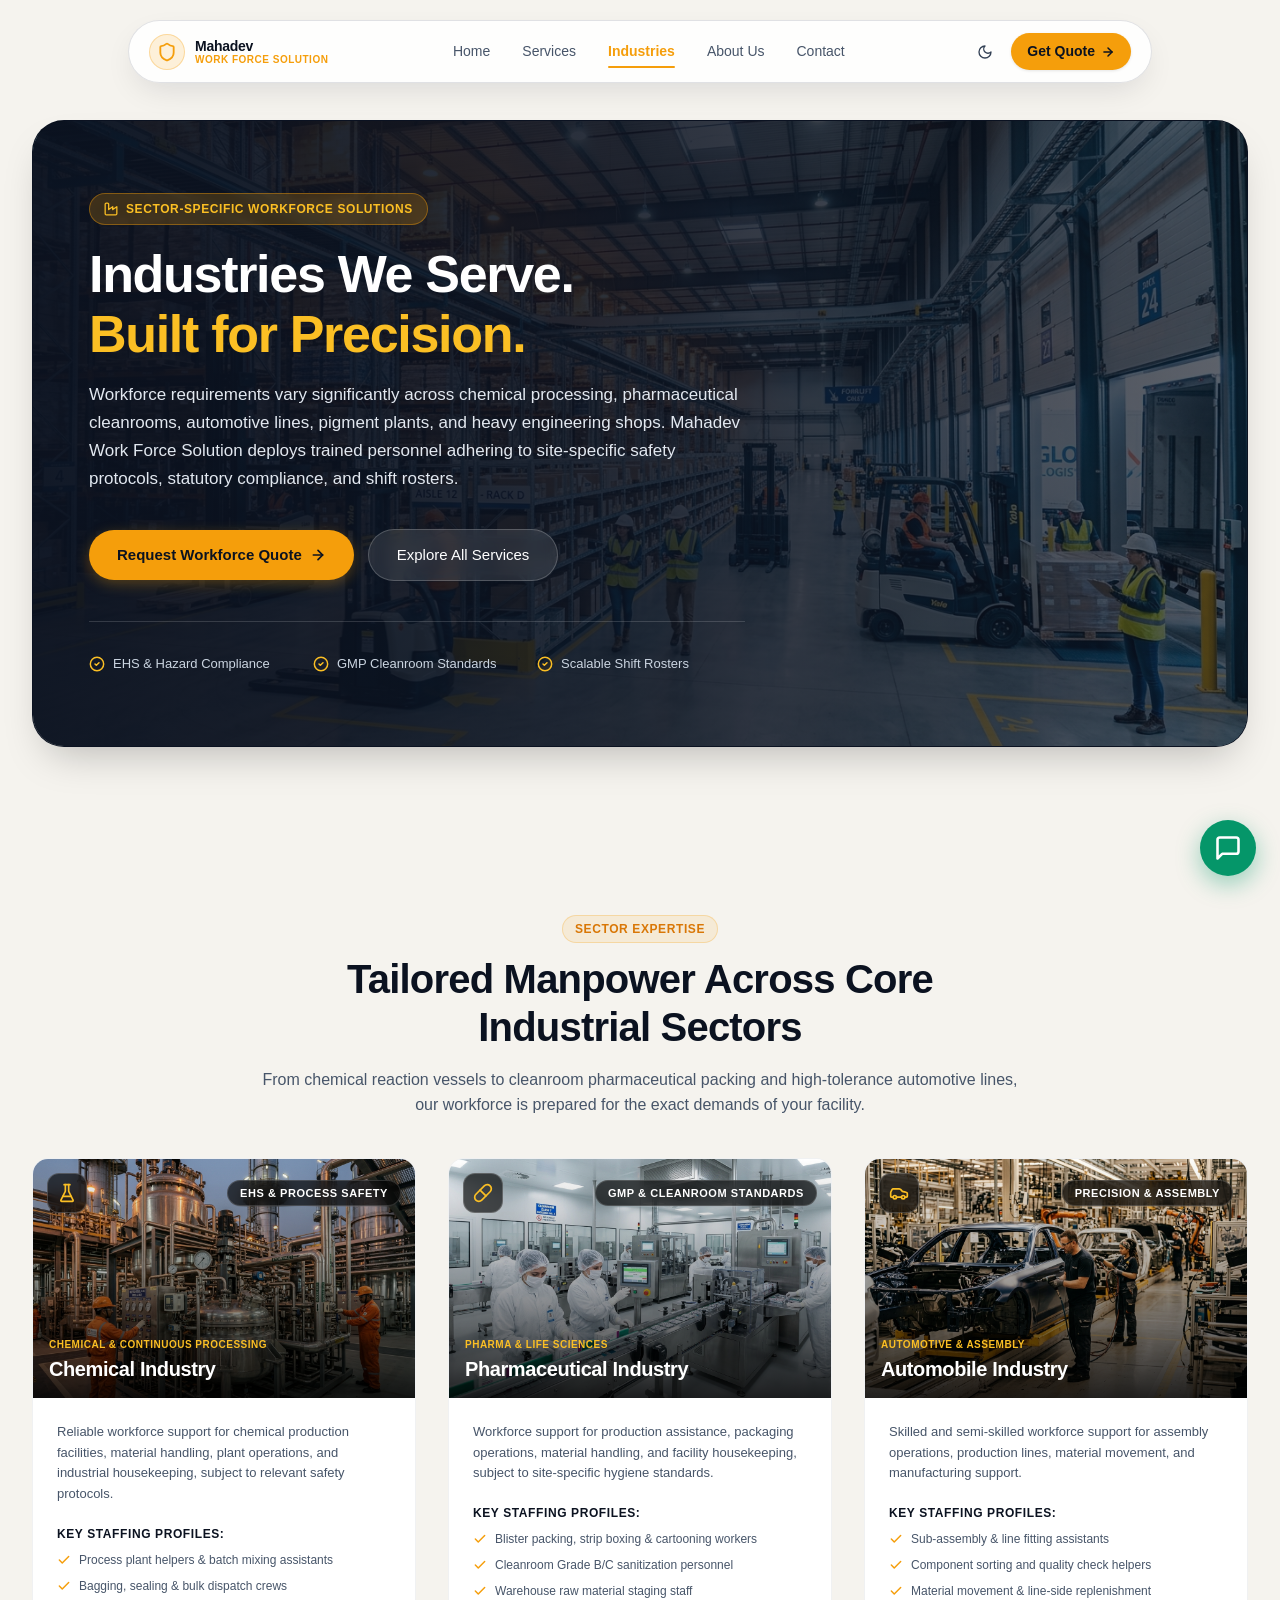
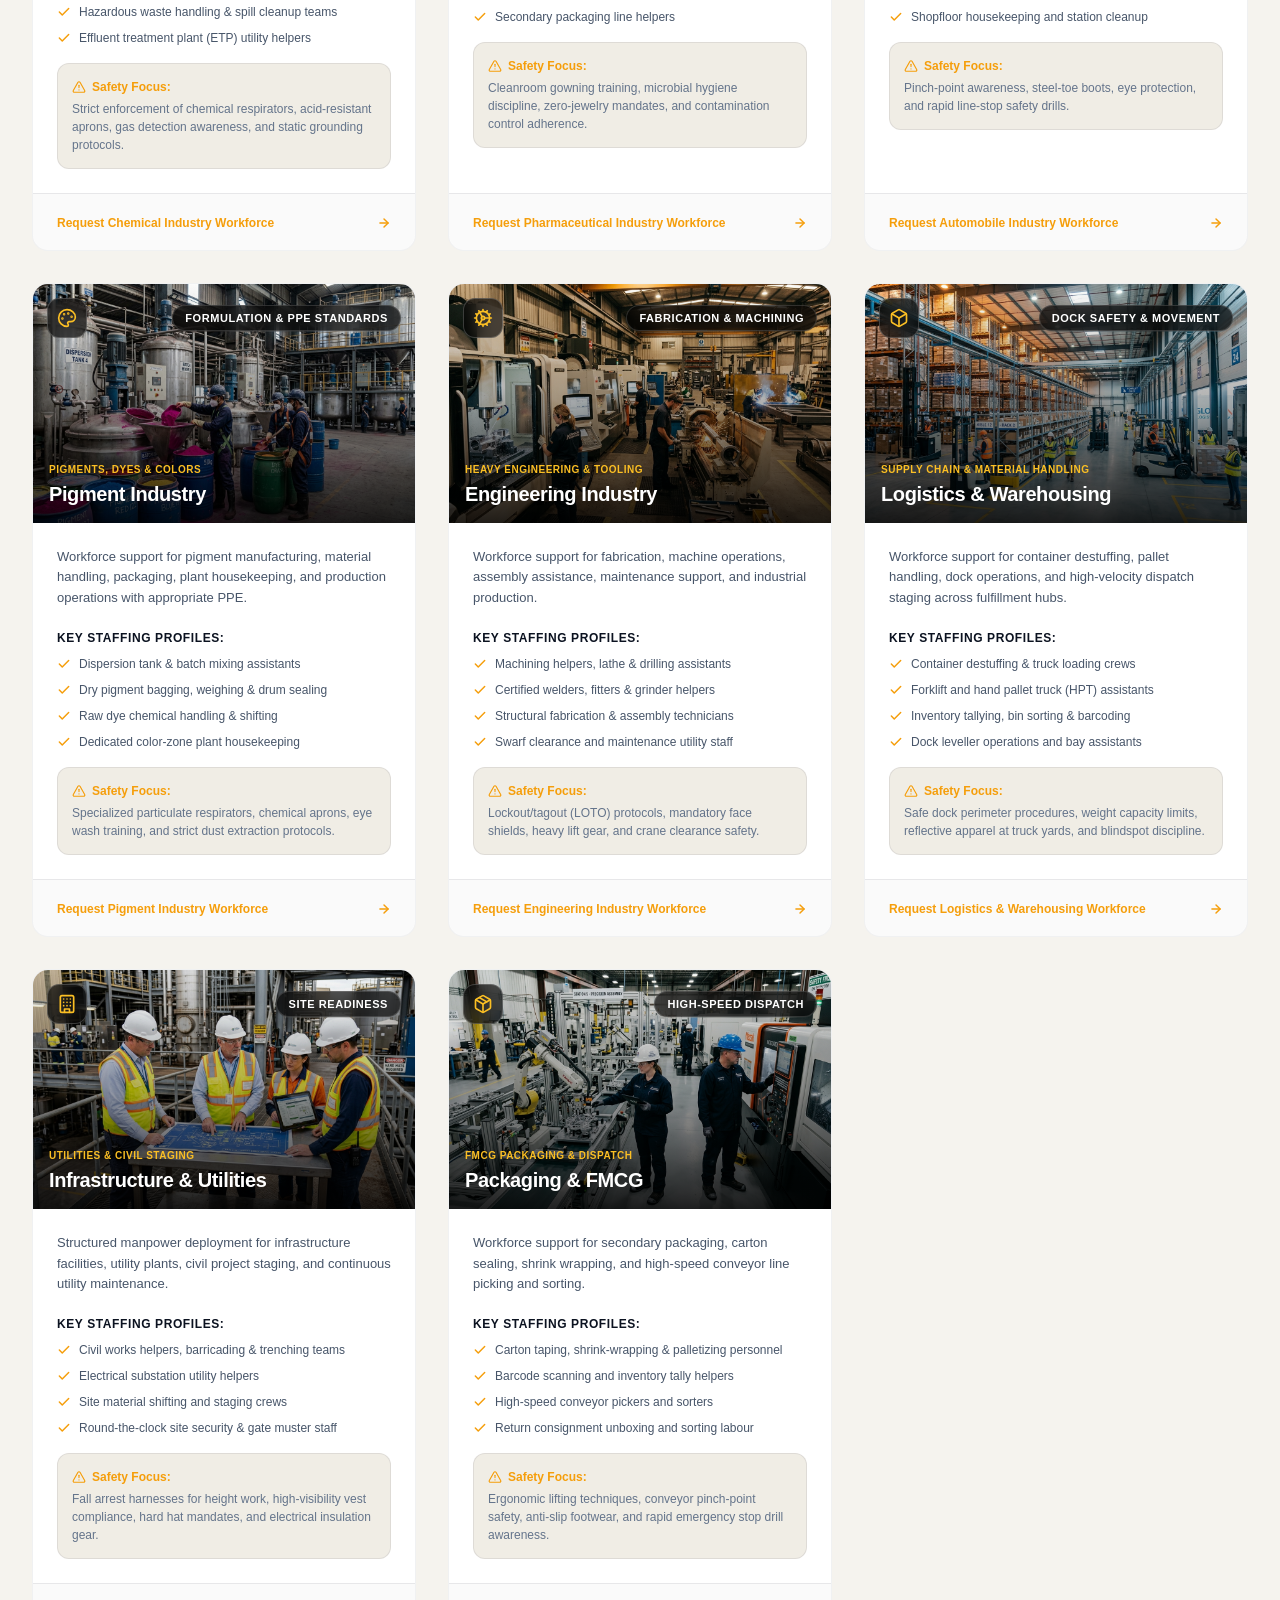
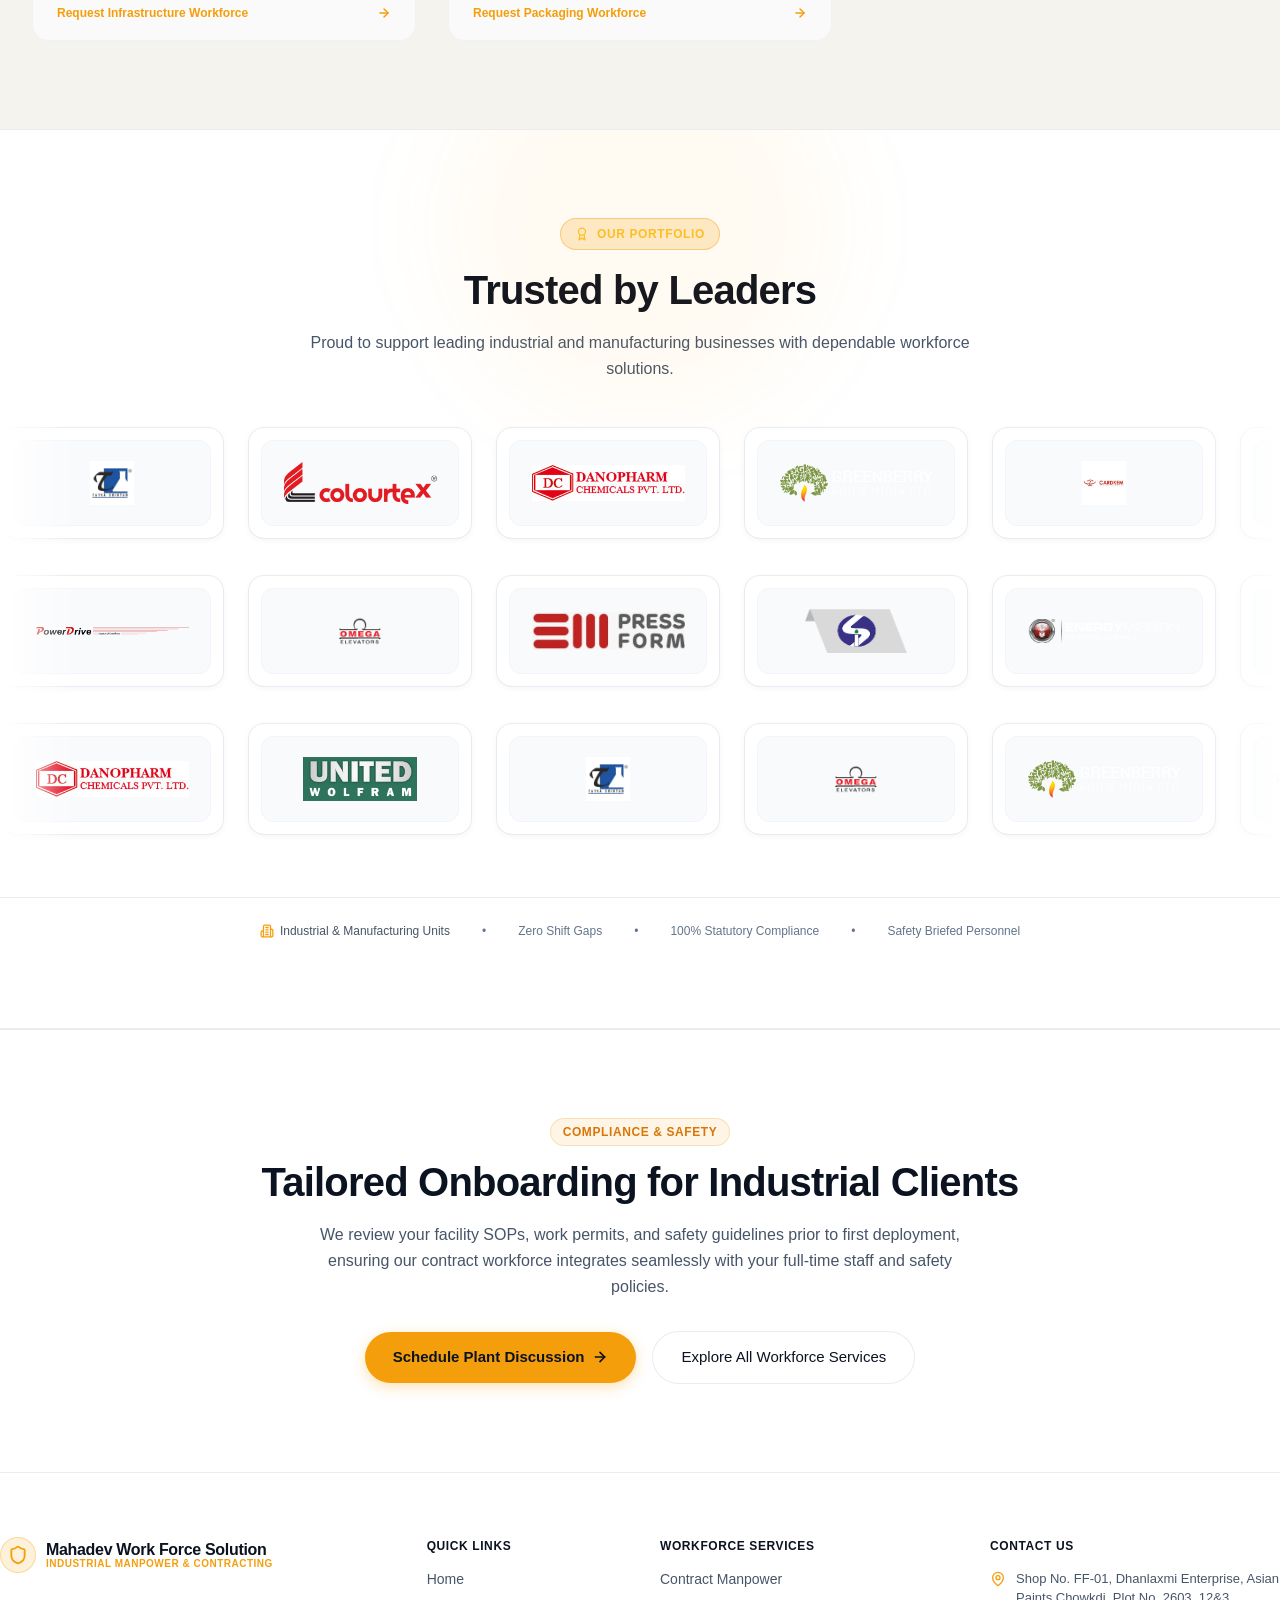
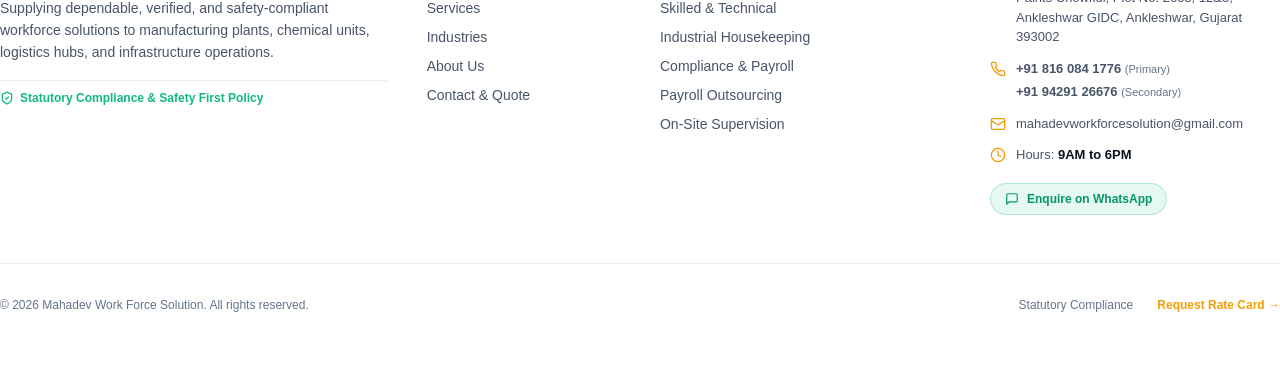
<file: industries.html>
<!DOCTYPE html>
<html lang="en">
<head>
  <meta charset="utf-8">
  <meta name="viewport" content="width=device-width, initial-scale=1">
  <meta name="theme-color" content="#F5F3EE">
  <title>Industries Served — Chemical, Pharma, Engineering &amp; Logistics | Mahadev Work Force Solution</title>
  <meta name="description" content="Tailored industrial manpower for chemical plants, pharmaceutical manufacturing, automobile assembly, pigment factories, heavy engineering, and logistics in Bharuch, Ankleshwar, Dahej, and Gujarat.">
  <meta name="keywords" content="chemical plant manpower Bharuch, pharma workforce Ankleshwar, engineering labour contractor Gujarat, logistics workers Dahej, industrial staffing">
  <link rel="canonical" href="https://ashish00bind.github.io/mahadevworkforcesolution/industries.html">
  <meta name="robots" content="index, follow">

  <!-- Geo Tags -->
  <meta name="geo.region" content="IN-GJ">
  <meta name="geo.placename" content="Ankleshwar, Bharuch, Gujarat">
  <meta name="geo.position" content="21.6264;73.0033">
  <meta name="ICBM" content="21.6264, 73.0033">

  <!-- Open Graph -->
  <meta property="og:type" content="website">
  <meta property="og:url" content="https://ashish00bind.github.io/mahadevworkforcesolution/industries.html">
  <meta property="og:site_name" content="Mahadev Work Force Solution">
  <meta property="og:title" content="Industries Served | Mahadev Work Force Solution">
  <meta property="og:description" content="Trained manpower adhering to EHS, cleanroom GMP, high-tolerance engineering, and round-the-clock shift demands across Gujarat.">
  <meta property="og:image" content="https://ashish00bind.github.io/mahadevworkforcesolution/assets/images/industry-chemical.jpg">
  <meta property="og:image:alt" content="Mahadev Work Force Solution - Industrial Sectors">
  <meta property="og:locale" content="en_IN">

  <!-- Twitter Card -->
  <meta name="twitter:card" content="summary_large_image">
  <meta name="twitter:title" content="Industries Served | Mahadev Work Force Solution">
  <meta name="twitter:description" content="Trained workforce for chemical, pharma, engineering, automobile, and logistics sectors across Gujarat.">
  <meta name="twitter:image" content="https://ashish00bind.github.io/mahadevworkforcesolution/assets/images/industry-chemical.jpg">

  <!-- JSON-LD Breadcrumb Schema -->
  <script type="application/ld+json">
  {
    "@context": "https://schema.org",
    "@type": "BreadcrumbList",
    "itemListElement": [
      {
        "@type": "ListItem",
        "position": 1,
        "name": "Home",
        "item": "https://ashish00bind.github.io/mahadevworkforcesolution/"
      },
      {
        "@type": "ListItem",
        "position": 2,
        "name": "Industries",
        "item": "https://ashish00bind.github.io/mahadevworkforcesolution/industries.html"
      }
    ]
  }
  </script>
  <link rel="icon" href="favicon.ico">

  <!-- Core CSS -->
  <link rel="stylesheet" href="css/style.css">
  <link rel="stylesheet" href="css/responsive.css">
  <link rel="stylesheet" href="css/animations.css">

  <!-- Anti-FOUC Theme Script -->
  <script>
    (function() {
      try {
        var saved = localStorage.getItem('mws_theme');
        var prefersDark = window.matchMedia && window.matchMedia('(prefers-color-scheme: dark)').matches;
        var theme = (saved === 'dark' || saved === 'light') ? saved : (prefersDark ? 'dark' : 'light');
        document.documentElement.setAttribute('data-theme', theme);
        if (theme === 'dark') document.documentElement.classList.add('dark');
        else document.documentElement.classList.remove('dark');
      } catch(e) {}
    })();
  </script>
</head>
<body>

  <!-- Floating Pill Navbar -->
  <header class="navbar-wrapper">
    <div class="navbar-pill glass-pill">
      <!-- Brand Logo & Wordmark -->
      <a href="index.html" class="navbar-brand" aria-label="Mahadev Work Force Solution Homepage">
        <div class="brand-icon">
          <svg width="20" height="20" viewBox="0 0 24 24" fill="none" stroke="currentColor" stroke-width="2.2" stroke-linecap="round" stroke-linejoin="round">
            <path d="M20 13c0 5-3.5 7.5-7.66 8.95a1 1 0 0 1-.67-.01C7.5 20.5 4 18 4 13V6a1 1 0 0 1 1-1c2 0 4.5-1.2 6.24-2.72a1.17 1.17 0 0 1 1.52 0C14.51 3.81 17 5 19 5a1 1 0 0 1 1 1z"/>
          </svg>
        </div>
        <div class="brand-text">
          <span class="brand-title">Mahadev</span>
          <span class="brand-subtitle">Work Force Solution</span>
        </div>
      </a>

      <!-- Desktop Navigation Links -->
      <nav class="navbar-nav" aria-label="Main Navigation">
        <a href="index.html" class="nav-link">Home</a>
        <a href="services.html" class="nav-link">Services</a>
        <a href="industries.html" class="nav-link active">Industries</a>
        <a href="about.html" class="nav-link">About Us</a>
        <a href="contact.html" class="nav-link">Contact</a>
      </nav>

      <!-- Right Actions: Theme Toggle & Quote CTA -->
      <div class="navbar-actions">
        <!-- Theme Toggle Button -->
        <button type="button" class="theme-toggle-btn" data-action="toggle-theme" aria-label="Toggle theme">
          <svg class="theme-icon-sun" viewBox="0 0 24 24" fill="none" stroke="currentColor" stroke-width="2" stroke-linecap="round" stroke-linejoin="round">
            <circle cx="12" cy="12" r="4"/><path d="M12 2v2"/><path d="M12 20v2"/><path d="m4.93 4.93 1.41 1.41"/><path d="m17.66 17.66 1.41 1.41"/><path d="M2 12h2"/><path d="M20 12h2"/><path d="m6.34 17.66-1.41 1.41"/><path d="m19.07 4.93-1.41 1.41"/>
          </svg>
          <svg class="theme-icon-moon" viewBox="0 0 24 24" fill="none" stroke="currentColor" stroke-width="2" stroke-linecap="round" stroke-linejoin="round">
            <path d="M12 3a6 6 0 0 0 9 9 9 9 0 1 1-9-9Z"/>
          </svg>
        </button>

        <!-- Desktop CTA Button -->
        <a href="contact.html" class="btn-primary-pill">
          <span>Get Quote</span>
          <svg viewBox="0 0 24 24" fill="none" stroke="currentColor" stroke-width="2.5" stroke-linecap="round" stroke-linejoin="round">
            <path d="M5 12h14"/><path d="m12 5 7 7-7 7"/>
          </svg>
        </a>

        <!-- Mobile Menu Hamburger Button -->
        <button type="button" class="mobile-menu-toggle" id="mobile-menu-btn" aria-expanded="false" aria-label="Toggle navigation menu">
          <svg viewBox="0 0 24 24" fill="none" stroke="currentColor" stroke-width="2" stroke-linecap="round" stroke-linejoin="round">
            <line x1="4" x2="20" y1="12" y2="12"/><line x1="4" x2="20" y1="6" y2="6"/><line x1="4" x2="20" y1="18" y2="18"/>
          </svg>
        </button>
      </div>
    </div>
  </header>

  <!-- Mobile Navigation Drawer -->
  <div class="mobile-drawer-overlay" id="mobile-drawer" role="dialog" aria-modal="true" aria-label="Mobile Navigation">
    <div class="mobile-drawer-content">
      <div class="drawer-header">
        <span class="drawer-title">Menu Navigation</span>
        <button type="button" class="drawer-close-btn" id="drawer-close-btn" aria-label="Close menu">
          <svg width="20" height="20" viewBox="0 0 24 24" fill="none" stroke="currentColor" stroke-width="2" stroke-linecap="round" stroke-linejoin="round">
            <path d="M18 6 6 18"/><path d="m6 6 12 12"/>
          </svg>
        </button>
      </div>

      <nav class="drawer-nav" aria-label="Mobile links">
        <a href="index.html" class="drawer-nav-link"><span>Home</span></a>
        <a href="services.html" class="drawer-nav-link"><span>Services</span></a>
        <a href="industries.html" class="drawer-nav-link active">
          <span>Industries</span>
          <div class="active-dot"></div>
        </a>
        <a href="about.html" class="drawer-nav-link"><span>About Us</span></a>
        <a href="contact.html" class="drawer-nav-link"><span>Contact & Quote</span></a>
      </nav>

      <div class="drawer-footer">
        <a href="contact.html" class="drawer-cta-btn">
          <span>Request a Manpower Quote</span>
          <svg width="16" height="16" viewBox="0 0 24 24" fill="none" stroke="currentColor" stroke-width="2.5" stroke-linecap="round" stroke-linejoin="round"><path d="M5 12h14"/><path d="m12 5 7 7-7 7"/></svg>
        </a>
      </div>
    </div>
  </div>

  <main>
    <!-- 1. HERO SECTION -->
    <section class="hero-section">
      <div class="container-max">
        <div class="hero-box">
          <div class="hero-bg-wrapper">
            <img src="assets/images/industries-logistics.jpg" alt="Industrial manufacturing and logistics facility operations" class="hero-bg-img" fetchpriority="high">
            <div class="hero-overlay"></div>
          </div>

          <div class="hero-content">
            <div class="eyebrow-badge">
              <svg viewBox="0 0 24 24" fill="none" stroke="currentColor" stroke-width="2.2" stroke-linecap="round" stroke-linejoin="round">
                <path d="M2 20a2 2 0 0 0 2 2h16a2 2 0 0 0 2-2V8l-7 5V8l-7 5V4a2 2 0 0 0-2-2H4a2 2 0 0 0-2 2Z"/>
              </svg>
              <span>SECTOR-SPECIFIC WORKFORCE SOLUTIONS</span>
            </div>

            <h1 class="hero-title">
              Industries We Serve. <br>
              <span class="highlight">Built for Precision.</span>
            </h1>

            <p class="hero-desc">
              Workforce requirements vary significantly across chemical processing, pharmaceutical cleanrooms, automotive lines, pigment plants, and heavy engineering shops. Mahadev Work Force Solution deploys trained personnel adhering to site-specific safety protocols, statutory compliance, and shift rosters.
            </p>

            <div class="hero-ctas">
              <a href="contact.html#quote-form" class="btn-hero-primary">
                <span>Request Workforce Quote</span>
                <svg width="16" height="16" viewBox="0 0 24 24" fill="none" stroke="currentColor" stroke-width="2.5" stroke-linecap="round" stroke-linejoin="round"><path d="M5 12h14"/><path d="m12 5 7 7-7 7"/></svg>
              </a>

              <a href="services.html" class="btn-hero-secondary">
                <span>Explore All Services</span>
              </a>
            </div>

            <div class="hero-pillars">
              <div class="hero-pillar-item">
                <svg viewBox="0 0 24 24" fill="none" stroke="currentColor" stroke-width="2.2" stroke-linecap="round" stroke-linejoin="round"><path d="M12 22c5.523 0 10-4.477 10-10S17.523 2 12 2 2 6.477 2 12s4.477 10 10 10z"/><path d="m9 12 2 2 4-4"/></svg>
                <span>EHS & Hazard Compliance</span>
              </div>
              <div class="hero-pillar-item">
                <svg viewBox="0 0 24 24" fill="none" stroke="currentColor" stroke-width="2.2" stroke-linecap="round" stroke-linejoin="round"><path d="M12 22c5.523 0 10-4.477 10-10S17.523 2 12 2 2 6.477 2 12s4.477 10 10 10z"/><path d="m9 12 2 2 4-4"/></svg>
                <span>GMP Cleanroom Standards</span>
              </div>
              <div class="hero-pillar-item">
                <svg viewBox="0 0 24 24" fill="none" stroke="currentColor" stroke-width="2.2" stroke-linecap="round" stroke-linejoin="round"><path d="M12 22c5.523 0 10-4.477 10-10S17.523 2 12 2 2 6.477 2 12s4.477 10 10 10z"/><path d="m9 12 2 2 4-4"/></svg>
                <span>Scalable Shift Rosters</span>
              </div>
            </div>
          </div>
        </div>
      </div>
    </section>

    <!-- 2. INDUSTRIES CARDS GRID -->
    <section id="industries-grid" class="section-py">
      <div class="container-max">
        <div class="section-heading">
          <div class="section-eyebrow">
            <span>Sector Expertise</span>
          </div>
          <h2 class="section-title">Tailored Manpower Across Core Industrial Sectors</h2>
          <p class="section-desc">From chemical reaction vessels to cleanroom pharmaceutical packing and high-tolerance automotive lines, our workforce is prepared for the exact demands of your facility.</p>
        </div>

        <div class="grid-3">
          <!-- 1. Chemical Industry -->
          <div id="chemical" class="glass-card industry-card">
            <div>
              <div class="industry-card-img-wrapper">
                <img src="assets/images/industry-chemical.jpg" alt="Chemical production and processing plant with reaction vessels and steel pipelines" class="industry-card-img" loading="lazy">
                <div class="visual-card-overlay"></div>
                <div class="industry-card-top-bar">
                  <div class="industry-icon-pill">
                    <svg width="20" height="20" viewBox="0 0 24 24" fill="none" stroke="currentColor" stroke-width="2" stroke-linecap="round" stroke-linejoin="round"><path d="M10 2v7.527a2 2 0 0 1-.211.896L4.72 20.55a1 1 0 0 0 .9 1.45h12.76a1 1 0 0 0 .9-1.45l-5.069-10.127A2 2 0 0 1 14 9.527V2"/><path d="M8.5 2h7"/><path d="M7 16h10"/></svg>
                  </div>
                  <span class="industry-tag-pill">EHS & Process Safety</span>
                </div>
                <div class="industry-card-title-overlay">
                  <span class="industry-category-label">Chemical & Continuous Processing</span>
                  <h2 class="industry-card-title">Chemical Industry</h2>
                </div>
              </div>

              <div class="industry-card-body">
                <p class="industry-card-desc">
                  Reliable workforce support for chemical production facilities, material handling, plant operations, and industrial housekeeping, subject to relevant safety protocols.
                </p>

                <h3 style="font-size: 0.75rem; text-transform: uppercase; font-weight: 700; color: var(--text-primary); margin-bottom: 0.5rem; letter-spacing: 0.05em;">Key Staffing Profiles:</h3>
                <ul class="industry-staffing-list">
                  <li class="industry-staffing-item"><svg viewBox="0 0 24 24" fill="none" stroke="currentColor" stroke-width="2.5" stroke-linecap="round" stroke-linejoin="round"><polyline points="20 6 9 17 4 12"/></svg><span>Process plant helpers & batch mixing assistants</span></li>
                  <li class="industry-staffing-item"><svg viewBox="0 0 24 24" fill="none" stroke="currentColor" stroke-width="2.5" stroke-linecap="round" stroke-linejoin="round"><polyline points="20 6 9 17 4 12"/></svg><span>Bagging, sealing & bulk dispatch crews</span></li>
                  <li class="industry-staffing-item"><svg viewBox="0 0 24 24" fill="none" stroke="currentColor" stroke-width="2.5" stroke-linecap="round" stroke-linejoin="round"><polyline points="20 6 9 17 4 12"/></svg><span>Hazardous waste handling & spill cleanup teams</span></li>
                  <li class="industry-staffing-item"><svg viewBox="0 0 24 24" fill="none" stroke="currentColor" stroke-width="2.5" stroke-linecap="round" stroke-linejoin="round"><polyline points="20 6 9 17 4 12"/></svg><span>Effluent treatment plant (ETP) utility helpers</span></li>
                </ul>

                <div class="industry-safety-box">
                  <div class="safety-focus-header">
                    <svg width="14" height="14" viewBox="0 0 24 24" fill="none" stroke="currentColor" stroke-width="2" stroke-linecap="round" stroke-linejoin="round"><path d="m21.73 18-8-14a2 2 0 0 0-3.48 0l-8 14A2 2 0 0 0 4 21h16a2 2 0 0 0 1.73-3Z"/><line x1="12" x2="12" y1="9" y2="13"/><line x1="12" x2="12.01" y1="17" y2="17"/></svg>
                    <span>Safety Focus:</span>
                  </div>
                  <p>Strict enforcement of chemical respirators, acid-resistant aprons, gas detection awareness, and static grounding protocols.</p>
                </div>
              </div>
            </div>

            <div class="industry-card-footer">
              <a href="contact.html?industry=Chemical+Industry#quote-form" class="link-arrow" style="justify-content: space-between; width: 100%;">
                <span>Request Chemical Industry Workforce</span>
                <svg viewBox="0 0 24 24" fill="none" stroke="currentColor" stroke-width="2.5" stroke-linecap="round" stroke-linejoin="round"><path d="M5 12h14"/><path d="m12 5 7 7-7 7"/></svg>
              </a>
            </div>
          </div>

          <!-- 2. Pharmaceutical Industry -->
          <div id="pharmaceutical" class="glass-card industry-card">
            <div>
              <div class="industry-card-img-wrapper">
                <img src="assets/images/industry-pharma.jpg" alt="Cleanroom pharmaceutical manufacturing and packaging facility" class="industry-card-img" loading="lazy">
                <div class="visual-card-overlay"></div>
                <div class="industry-card-top-bar">
                  <div class="industry-icon-pill">
                    <svg width="20" height="20" viewBox="0 0 24 24" fill="none" stroke="currentColor" stroke-width="2" stroke-linecap="round" stroke-linejoin="round"><path d="m10.5 20.5 10-10a4.95 4.95 0 1 0-7-7l-10 10a4.95 4.95 0 1 0 7 7Z"/><path d="m8.5 8.5 7 7"/></svg>
                  </div>
                  <span class="industry-tag-pill">GMP & Cleanroom Standards</span>
                </div>
                <div class="industry-card-title-overlay">
                  <span class="industry-category-label">Pharma & Life Sciences</span>
                  <h2 class="industry-card-title">Pharmaceutical Industry</h2>
                </div>
              </div>

              <div class="industry-card-body">
                <p class="industry-card-desc">
                  Workforce support for production assistance, packaging operations, material handling, and facility housekeeping, subject to site-specific hygiene standards.
                </p>

                <h3 style="font-size: 0.75rem; text-transform: uppercase; font-weight: 700; color: var(--text-primary); margin-bottom: 0.5rem; letter-spacing: 0.05em;">Key Staffing Profiles:</h3>
                <ul class="industry-staffing-list">
                  <li class="industry-staffing-item"><svg viewBox="0 0 24 24" fill="none" stroke="currentColor" stroke-width="2.5" stroke-linecap="round" stroke-linejoin="round"><polyline points="20 6 9 17 4 12"/></svg><span>Blister packing, strip boxing & cartooning workers</span></li>
                  <li class="industry-staffing-item"><svg viewBox="0 0 24 24" fill="none" stroke="currentColor" stroke-width="2.5" stroke-linecap="round" stroke-linejoin="round"><polyline points="20 6 9 17 4 12"/></svg><span>Cleanroom Grade B/C sanitization personnel</span></li>
                  <li class="industry-staffing-item"><svg viewBox="0 0 24 24" fill="none" stroke="currentColor" stroke-width="2.5" stroke-linecap="round" stroke-linejoin="round"><polyline points="20 6 9 17 4 12"/></svg><span>Warehouse raw material staging staff</span></li>
                  <li class="industry-staffing-item"><svg viewBox="0 0 24 24" fill="none" stroke="currentColor" stroke-width="2.5" stroke-linecap="round" stroke-linejoin="round"><polyline points="20 6 9 17 4 12"/></svg><span>Secondary packaging line helpers</span></li>
                </ul>

                <div class="industry-safety-box">
                  <div class="safety-focus-header">
                    <svg width="14" height="14" viewBox="0 0 24 24" fill="none" stroke="currentColor" stroke-width="2" stroke-linecap="round" stroke-linejoin="round"><path d="m21.73 18-8-14a2 2 0 0 0-3.48 0l-8 14A2 2 0 0 0 4 21h16a2 2 0 0 0 1.73-3Z"/><line x1="12" x2="12" y1="9" y2="13"/><line x1="12" x2="12.01" y1="17" y2="17"/></svg>
                    <span>Safety Focus:</span>
                  </div>
                  <p>Cleanroom gowning training, microbial hygiene discipline, zero-jewelry mandates, and contamination control adherence.</p>
                </div>
              </div>
            </div>

            <div class="industry-card-footer">
              <a href="contact.html?industry=Pharmaceutical+Industry#quote-form" class="link-arrow" style="justify-content: space-between; width: 100%;">
                <span>Request Pharmaceutical Industry Workforce</span>
                <svg viewBox="0 0 24 24" fill="none" stroke="currentColor" stroke-width="2.5" stroke-linecap="round" stroke-linejoin="round"><path d="M5 12h14"/><path d="m12 5 7 7-7 7"/></svg>
              </a>
            </div>
          </div>

          <!-- 3. Automobile Industry -->
          <div id="automobile" class="glass-card industry-card">
            <div>
              <div class="industry-card-img-wrapper">
                <img src="assets/images/industry-automobile.jpg" alt="Automotive manufacturing and vehicle assembly production line" class="industry-card-img" loading="lazy">
                <div class="visual-card-overlay"></div>
                <div class="industry-card-top-bar">
                  <div class="industry-icon-pill">
                    <svg width="20" height="20" viewBox="0 0 24 24" fill="none" stroke="currentColor" stroke-width="2" stroke-linecap="round" stroke-linejoin="round"><path d="M19 17h2c.6 0 1-.4 1-1v-3c0-.9-.7-1.7-1.5-1.9C18.7 10.6 16 10 16 10s-1.3-1.4-2.2-2.3c-.5-.4-1.1-.7-1.8-.7H5c-.6 0-1.1.4-1.4.9l-1.4 2.9A3.7 3.7 0 0 0 2 12v4c0 .6.4 1 1 1h2"/><circle cx="7" cy="17" r="2"/><path d="M9 17h6"/><circle cx="17" cy="17" r="2"/></svg>
                  </div>
                  <span class="industry-tag-pill">Precision & Assembly</span>
                </div>
                <div class="industry-card-title-overlay">
                  <span class="industry-category-label">Automotive & Assembly</span>
                  <h2 class="industry-card-title">Automobile Industry</h2>
                </div>
              </div>

              <div class="industry-card-body">
                <p class="industry-card-desc">
                  Skilled and semi-skilled workforce support for assembly operations, production lines, material movement, and manufacturing support.
                </p>

                <h3 style="font-size: 0.75rem; text-transform: uppercase; font-weight: 700; color: var(--text-primary); margin-bottom: 0.5rem; letter-spacing: 0.05em;">Key Staffing Profiles:</h3>
                <ul class="industry-staffing-list">
                  <li class="industry-staffing-item"><svg viewBox="0 0 24 24" fill="none" stroke="currentColor" stroke-width="2.5" stroke-linecap="round" stroke-linejoin="round"><polyline points="20 6 9 17 4 12"/></svg><span>Sub-assembly & line fitting assistants</span></li>
                  <li class="industry-staffing-item"><svg viewBox="0 0 24 24" fill="none" stroke="currentColor" stroke-width="2.5" stroke-linecap="round" stroke-linejoin="round"><polyline points="20 6 9 17 4 12"/></svg><span>Component sorting and quality check helpers</span></li>
                  <li class="industry-staffing-item"><svg viewBox="0 0 24 24" fill="none" stroke="currentColor" stroke-width="2.5" stroke-linecap="round" stroke-linejoin="round"><polyline points="20 6 9 17 4 12"/></svg><span>Material movement & line-side replenishment</span></li>
                  <li class="industry-staffing-item"><svg viewBox="0 0 24 24" fill="none" stroke="currentColor" stroke-width="2.5" stroke-linecap="round" stroke-linejoin="round"><polyline points="20 6 9 17 4 12"/></svg><span>Shopfloor housekeeping and station cleanup</span></li>
                </ul>

                <div class="industry-safety-box">
                  <div class="safety-focus-header">
                    <svg width="14" height="14" viewBox="0 0 24 24" fill="none" stroke="currentColor" stroke-width="2" stroke-linecap="round" stroke-linejoin="round"><path d="m21.73 18-8-14a2 2 0 0 0-3.48 0l-8 14A2 2 0 0 0 4 21h16a2 2 0 0 0 1.73-3Z"/><line x1="12" x2="12" y1="9" y2="13"/><line x1="12" x2="12.01" y1="17" y2="17"/></svg>
                    <span>Safety Focus:</span>
                  </div>
                  <p>Pinch-point awareness, steel-toe boots, eye protection, and rapid line-stop safety drills.</p>
                </div>
              </div>
            </div>

            <div class="industry-card-footer">
              <a href="contact.html?industry=Automobile+Industry#quote-form" class="link-arrow" style="justify-content: space-between; width: 100%;">
                <span>Request Automobile Industry Workforce</span>
                <svg viewBox="0 0 24 24" fill="none" stroke="currentColor" stroke-width="2.5" stroke-linecap="round" stroke-linejoin="round"><path d="M5 12h14"/><path d="m12 5 7 7-7 7"/></svg>
              </a>
            </div>
          </div>

          <!-- 4. Pigment Industry -->
          <div id="pigment" class="glass-card industry-card">
            <div>
              <div class="industry-card-img-wrapper">
                <img src="assets/images/industry-pigment.jpg" alt="Pigment and dyestuff manufacturing batch formulation plant" class="industry-card-img" loading="lazy">
                <div class="visual-card-overlay"></div>
                <div class="industry-card-top-bar">
                  <div class="industry-icon-pill">
                    <svg width="20" height="20" viewBox="0 0 24 24" fill="none" stroke="currentColor" stroke-width="2" stroke-linecap="round" stroke-linejoin="round"><circle cx="13.5" cy="6.5" r=".5" fill="currentColor"/><circle cx="17.5" cy="10.5" r=".5" fill="currentColor"/><circle cx="8.5" cy="7.5" r=".5" fill="currentColor"/><circle cx="6.5" cy="12.5" r=".5" fill="currentColor"/><path d="M12 2C6.5 2 2 6.5 2 12s4.5 10 10 10c.926 0 1.648-.746 1.648-1.688 0-.437-.18-.835-.437-1.125-.29-.289-.438-.652-.438-1.125a1.64 1.64 0 0 1 1.668-1.668h1.996c3.051 0 5.555-2.503 5.555-5.554C21.965 6.012 17.461 2 12 2z"/></svg>
                  </div>
                  <span class="industry-tag-pill">Formulation & PPE Standards</span>
                </div>
                <div class="industry-card-title-overlay">
                  <span class="industry-category-label">Pigments, Dyes & Colors</span>
                  <h2 class="industry-card-title">Pigment Industry</h2>
                </div>
              </div>

              <div class="industry-card-body">
                <p class="industry-card-desc">
                  Workforce support for pigment manufacturing, material handling, packaging, plant housekeeping, and production operations with appropriate PPE.
                </p>

                <h3 style="font-size: 0.75rem; text-transform: uppercase; font-weight: 700; color: var(--text-primary); margin-bottom: 0.5rem; letter-spacing: 0.05em;">Key Staffing Profiles:</h3>
                <ul class="industry-staffing-list">
                  <li class="industry-staffing-item"><svg viewBox="0 0 24 24" fill="none" stroke="currentColor" stroke-width="2.5" stroke-linecap="round" stroke-linejoin="round"><polyline points="20 6 9 17 4 12"/></svg><span>Dispersion tank & batch mixing assistants</span></li>
                  <li class="industry-staffing-item"><svg viewBox="0 0 24 24" fill="none" stroke="currentColor" stroke-width="2.5" stroke-linecap="round" stroke-linejoin="round"><polyline points="20 6 9 17 4 12"/></svg><span>Dry pigment bagging, weighing & drum sealing</span></li>
                  <li class="industry-staffing-item"><svg viewBox="0 0 24 24" fill="none" stroke="currentColor" stroke-width="2.5" stroke-linecap="round" stroke-linejoin="round"><polyline points="20 6 9 17 4 12"/></svg><span>Raw dye chemical handling & shifting</span></li>
                  <li class="industry-staffing-item"><svg viewBox="0 0 24 24" fill="none" stroke="currentColor" stroke-width="2.5" stroke-linecap="round" stroke-linejoin="round"><polyline points="20 6 9 17 4 12"/></svg><span>Dedicated color-zone plant housekeeping</span></li>
                </ul>

                <div class="industry-safety-box">
                  <div class="safety-focus-header">
                    <svg width="14" height="14" viewBox="0 0 24 24" fill="none" stroke="currentColor" stroke-width="2" stroke-linecap="round" stroke-linejoin="round"><path d="m21.73 18-8-14a2 2 0 0 0-3.48 0l-8 14A2 2 0 0 0 4 21h16a2 2 0 0 0 1.73-3Z"/><line x1="12" x2="12" y1="9" y2="13"/><line x1="12" x2="12.01" y1="17" y2="17"/></svg>
                    <span>Safety Focus:</span>
                  </div>
                  <p>Specialized particulate respirators, chemical aprons, eye wash training, and strict dust extraction protocols.</p>
                </div>
              </div>
            </div>

            <div class="industry-card-footer">
              <a href="contact.html?industry=Pigment+Industry#quote-form" class="link-arrow" style="justify-content: space-between; width: 100%;">
                <span>Request Pigment Industry Workforce</span>
                <svg viewBox="0 0 24 24" fill="none" stroke="currentColor" stroke-width="2.5" stroke-linecap="round" stroke-linejoin="round"><path d="M5 12h14"/><path d="m12 5 7 7-7 7"/></svg>
              </a>
            </div>
          </div>

          <!-- 5. Engineering Industry -->
          <div id="engineering" class="glass-card industry-card">
            <div>
              <div class="industry-card-img-wrapper">
                <img src="assets/images/industry-engineering.jpg" alt="Heavy engineering machine shop and precision fabrication workshop" class="industry-card-img" loading="lazy">
                <div class="visual-card-overlay"></div>
                <div class="industry-card-top-bar">
                  <div class="industry-icon-pill">
                    <svg width="20" height="20" viewBox="0 0 24 24" fill="none" stroke="currentColor" stroke-width="2" stroke-linecap="round" stroke-linejoin="round"><path d="M12 20a8 8 0 1 0 0-16 8 8 0 0 0 0 16Z"/><path d="M12 14a2 2 0 1 0 0-4 2 2 0 0 0 0 4Z"/><path d="M12 2v2"/><path d="M12 22v-2"/><path d="m17 20.66-1-1.73"/><path d="M11 10.27 7 3.34"/><path d="m20.66 17-1.73-1"/><path d="m3.34 7 1.73 1"/><path d="M14 12h8"/><path d="M2 12h2"/><path d="m20.66 7-1.73 1"/><path d="m3.34 17 1.73-1"/><path d="m17 3.34-1 1.73"/><path d="m11 13.73-4 6.93"/></svg>
                  </div>
                  <span class="industry-tag-pill">Fabrication & Machining</span>
                </div>
                <div class="industry-card-title-overlay">
                  <span class="industry-category-label">Heavy Engineering & Tooling</span>
                  <h2 class="industry-card-title">Engineering Industry</h2>
                </div>
              </div>

              <div class="industry-card-body">
                <p class="industry-card-desc">
                  Workforce support for fabrication, machine operations, assembly assistance, maintenance support, and industrial production.
                </p>

                <h3 style="font-size: 0.75rem; text-transform: uppercase; font-weight: 700; color: var(--text-primary); margin-bottom: 0.5rem; letter-spacing: 0.05em;">Key Staffing Profiles:</h3>
                <ul class="industry-staffing-list">
                  <li class="industry-staffing-item"><svg viewBox="0 0 24 24" fill="none" stroke="currentColor" stroke-width="2.5" stroke-linecap="round" stroke-linejoin="round"><polyline points="20 6 9 17 4 12"/></svg><span>Machining helpers, lathe & drilling assistants</span></li>
                  <li class="industry-staffing-item"><svg viewBox="0 0 24 24" fill="none" stroke="currentColor" stroke-width="2.5" stroke-linecap="round" stroke-linejoin="round"><polyline points="20 6 9 17 4 12"/></svg><span>Certified welders, fitters & grinder helpers</span></li>
                  <li class="industry-staffing-item"><svg viewBox="0 0 24 24" fill="none" stroke="currentColor" stroke-width="2.5" stroke-linecap="round" stroke-linejoin="round"><polyline points="20 6 9 17 4 12"/></svg><span>Structural fabrication & assembly technicians</span></li>
                  <li class="industry-staffing-item"><svg viewBox="0 0 24 24" fill="none" stroke="currentColor" stroke-width="2.5" stroke-linecap="round" stroke-linejoin="round"><polyline points="20 6 9 17 4 12"/></svg><span>Swarf clearance and maintenance utility staff</span></li>
                </ul>

                <div class="industry-safety-box">
                  <div class="safety-focus-header">
                    <svg width="14" height="14" viewBox="0 0 24 24" fill="none" stroke="currentColor" stroke-width="2" stroke-linecap="round" stroke-linejoin="round"><path d="m21.73 18-8-14a2 2 0 0 0-3.48 0l-8 14A2 2 0 0 0 4 21h16a2 2 0 0 0 1.73-3Z"/><line x1="12" x2="12" y1="9" y2="13"/><line x1="12" x2="12.01" y1="17" y2="17"/></svg>
                    <span>Safety Focus:</span>
                  </div>
                  <p>Lockout/tagout (LOTO) protocols, mandatory face shields, heavy lift gear, and crane clearance safety.</p>
                </div>
              </div>
            </div>

            <div class="industry-card-footer">
              <a href="contact.html?industry=Engineering+Industry#quote-form" class="link-arrow" style="justify-content: space-between; width: 100%;">
                <span>Request Engineering Industry Workforce</span>
                <svg viewBox="0 0 24 24" fill="none" stroke="currentColor" stroke-width="2.5" stroke-linecap="round" stroke-linejoin="round"><path d="M5 12h14"/><path d="m12 5 7 7-7 7"/></svg>
              </a>
            </div>
          </div>

          <!-- 6. Logistics & Warehousing -->
          <div id="logistics" class="glass-card industry-card">
            <div>
              <div class="industry-card-img-wrapper">
                <img src="assets/images/industries-logistics.jpg" alt="High-bay logistics warehouse with forklift operations and staging bays" class="industry-card-img" loading="lazy">
                <div class="visual-card-overlay"></div>
                <div class="industry-card-top-bar">
                  <div class="industry-icon-pill">
                    <svg width="20" height="20" viewBox="0 0 24 24" fill="none" stroke="currentColor" stroke-width="2" stroke-linecap="round" stroke-linejoin="round"><path d="M21 8a2 2 0 0 0-1-1.73l-7-4a2 2 0 0 0-2 0l-7 4A2 2 0 0 0 3 8v8a2 2 0 0 0 1 1.73l7 4a2 2 0 0 0 2 0l7-4A2 2 0 0 0 21 16Z"/><path d="m3.3 7 8.7 5 8.7-5"/><path d="M12 22V12"/></svg>
                  </div>
                  <span class="industry-tag-pill">Dock Safety & Movement</span>
                </div>
                <div class="industry-card-title-overlay">
                  <span class="industry-category-label">Supply Chain & Material Handling</span>
                  <h2 class="industry-card-title">Logistics & Warehousing</h2>
                </div>
              </div>

              <div class="industry-card-body">
                <p class="industry-card-desc">
                  Workforce support for container destuffing, pallet handling, dock operations, and high-velocity dispatch staging across fulfillment hubs.
                </p>

                <h3 style="font-size: 0.75rem; text-transform: uppercase; font-weight: 700; color: var(--text-primary); margin-bottom: 0.5rem; letter-spacing: 0.05em;">Key Staffing Profiles:</h3>
                <ul class="industry-staffing-list">
                  <li class="industry-staffing-item"><svg viewBox="0 0 24 24" fill="none" stroke="currentColor" stroke-width="2.5" stroke-linecap="round" stroke-linejoin="round"><polyline points="20 6 9 17 4 12"/></svg><span>Container destuffing & truck loading crews</span></li>
                  <li class="industry-staffing-item"><svg viewBox="0 0 24 24" fill="none" stroke="currentColor" stroke-width="2.5" stroke-linecap="round" stroke-linejoin="round"><polyline points="20 6 9 17 4 12"/></svg><span>Forklift and hand pallet truck (HPT) assistants</span></li>
                  <li class="industry-staffing-item"><svg viewBox="0 0 24 24" fill="none" stroke="currentColor" stroke-width="2.5" stroke-linecap="round" stroke-linejoin="round"><polyline points="20 6 9 17 4 12"/></svg><span>Inventory tallying, bin sorting & barcoding</span></li>
                  <li class="industry-staffing-item"><svg viewBox="0 0 24 24" fill="none" stroke="currentColor" stroke-width="2.5" stroke-linecap="round" stroke-linejoin="round"><polyline points="20 6 9 17 4 12"/></svg><span>Dock leveller operations and bay assistants</span></li>
                </ul>

                <div class="industry-safety-box">
                  <div class="safety-focus-header">
                    <svg width="14" height="14" viewBox="0 0 24 24" fill="none" stroke="currentColor" stroke-width="2" stroke-linecap="round" stroke-linejoin="round"><path d="m21.73 18-8-14a2 2 0 0 0-3.48 0l-8 14A2 2 0 0 0 4 21h16a2 2 0 0 0 1.73-3Z"/><line x1="12" x2="12" y1="9" y2="13"/><line x1="12" x2="12.01" y1="17" y2="17"/></svg>
                    <span>Safety Focus:</span>
                  </div>
                  <p>Safe dock perimeter procedures, weight capacity limits, reflective apparel at truck yards, and blindspot discipline.</p>
                </div>
              </div>
            </div>

            <div class="industry-card-footer">
              <a href="contact.html?industry=Logistics+%26+Warehousing#quote-form" class="link-arrow" style="justify-content: space-between; width: 100%;">
                <span>Request Logistics & Warehousing Workforce</span>
                <svg viewBox="0 0 24 24" fill="none" stroke="currentColor" stroke-width="2.5" stroke-linecap="round" stroke-linejoin="round"><path d="M5 12h14"/><path d="m12 5 7 7-7 7"/></svg>
              </a>
            </div>
          </div>

          <!-- 7. Infrastructure & Utilities -->
          <div id="infrastructure" class="glass-card industry-card">
            <div>
              <div class="industry-card-img-wrapper">
                <img src="assets/images/safety-supervision.jpg" alt="Infrastructure utility operations and civil works site safety review" class="industry-card-img" loading="lazy">
                <div class="visual-card-overlay"></div>
                <div class="industry-card-top-bar">
                  <div class="industry-icon-pill">
                    <svg width="20" height="20" viewBox="0 0 24 24" fill="none" stroke="currentColor" stroke-width="2" stroke-linecap="round" stroke-linejoin="round"><rect width="16" height="20" x="4" y="2" rx="2" ry="2"/><path d="M9 22v-4h6v4"/><path d="M8 6h.01"/><path d="M16 6h.01"/><path d="M12 6h.01"/><path d="M12 10h.01"/><path d="M12 14h.01"/><path d="M16 10h.01"/><path d="M16 14h.01"/><path d="M8 10h.01"/><path d="M8 14h.01"/></svg>
                  </div>
                  <span class="industry-tag-pill">Site Readiness</span>
                </div>
                <div class="industry-card-title-overlay">
                  <span class="industry-category-label">Utilities & Civil Staging</span>
                  <h2 class="industry-card-title">Infrastructure & Utilities</h2>
                </div>
              </div>

              <div class="industry-card-body">
                <p class="industry-card-desc">
                  Structured manpower deployment for infrastructure facilities, utility plants, civil project staging, and continuous utility maintenance.
                </p>

                <h3 style="font-size: 0.75rem; text-transform: uppercase; font-weight: 700; color: var(--text-primary); margin-bottom: 0.5rem; letter-spacing: 0.05em;">Key Staffing Profiles:</h3>
                <ul class="industry-staffing-list">
                  <li class="industry-staffing-item"><svg viewBox="0 0 24 24" fill="none" stroke="currentColor" stroke-width="2.5" stroke-linecap="round" stroke-linejoin="round"><polyline points="20 6 9 17 4 12"/></svg><span>Civil works helpers, barricading & trenching teams</span></li>
                  <li class="industry-staffing-item"><svg viewBox="0 0 24 24" fill="none" stroke="currentColor" stroke-width="2.5" stroke-linecap="round" stroke-linejoin="round"><polyline points="20 6 9 17 4 12"/></svg><span>Electrical substation utility helpers</span></li>
                  <li class="industry-staffing-item"><svg viewBox="0 0 24 24" fill="none" stroke="currentColor" stroke-width="2.5" stroke-linecap="round" stroke-linejoin="round"><polyline points="20 6 9 17 4 12"/></svg><span>Site material shifting and staging crews</span></li>
                  <li class="industry-staffing-item"><svg viewBox="0 0 24 24" fill="none" stroke="currentColor" stroke-width="2.5" stroke-linecap="round" stroke-linejoin="round"><polyline points="20 6 9 17 4 12"/></svg><span>Round-the-clock site security & gate muster staff</span></li>
                </ul>

                <div class="industry-safety-box">
                  <div class="safety-focus-header">
                    <svg width="14" height="14" viewBox="0 0 24 24" fill="none" stroke="currentColor" stroke-width="2" stroke-linecap="round" stroke-linejoin="round"><path d="m21.73 18-8-14a2 2 0 0 0-3.48 0l-8 14A2 2 0 0 0 4 21h16a2 2 0 0 0 1.73-3Z"/><line x1="12" x2="12" y1="9" y2="13"/><line x1="12" x2="12.01" y1="17" y2="17"/></svg>
                    <span>Safety Focus:</span>
                  </div>
                  <p>Fall arrest harnesses for height work, high-visibility vest compliance, hard hat mandates, and electrical insulation gear.</p>
                </div>
              </div>
            </div>

            <div class="industry-card-footer">
              <a href="contact.html?industry=Infrastructure+%26+Utilities#quote-form" class="link-arrow" style="justify-content: space-between; width: 100%;">
                <span>Request Infrastructure Workforce</span>
                <svg viewBox="0 0 24 24" fill="none" stroke="currentColor" stroke-width="2.5" stroke-linecap="round" stroke-linejoin="round"><path d="M5 12h14"/><path d="m12 5 7 7-7 7"/></svg>
              </a>
            </div>
          </div>

          <!-- 8. Packaging & FMCG Logistics -->
          <div id="packaging" class="glass-card industry-card">
            <div>
              <div class="industry-card-img-wrapper">
                <img src="assets/images/services-skilled.jpg" alt="High-speed packaging line and conveyor sorting operations" class="industry-card-img" loading="lazy">
                <div class="visual-card-overlay"></div>
                <div class="industry-card-top-bar">
                  <div class="industry-icon-pill">
                    <svg width="20" height="20" viewBox="0 0 24 24" fill="none" stroke="currentColor" stroke-width="2" stroke-linecap="round" stroke-linejoin="round"><path d="m7.5 4.27 9 5.15"/><path d="M21 8a2 2 0 0 0-1-1.73l-7-4a2 2 0 0 0-2 0l-7 4A2 2 0 0 0 3 8v8a2 2 0 0 0 1 1.73l7 4a2 2 0 0 0 2 0l7-4A2 2 0 0 0 21 16Z"/><path d="m3.3 7 8.7 5 8.7-5"/><path d="M12 22V12"/></svg>
                  </div>
                  <span class="industry-tag-pill">High-Speed Dispatch</span>
                </div>
                <div class="industry-card-title-overlay">
                  <span class="industry-category-label">FMCG Packaging & Dispatch</span>
                  <h2 class="industry-card-title">Packaging & FMCG</h2>
                </div>
              </div>

              <div class="industry-card-body">
                <p class="industry-card-desc">
                  Workforce support for secondary packaging, carton sealing, shrink wrapping, and high-speed conveyor line picking and sorting.
                </p>

                <h3 style="font-size: 0.75rem; text-transform: uppercase; font-weight: 700; color: var(--text-primary); margin-bottom: 0.5rem; letter-spacing: 0.05em;">Key Staffing Profiles:</h3>
                <ul class="industry-staffing-list">
                  <li class="industry-staffing-item"><svg viewBox="0 0 24 24" fill="none" stroke="currentColor" stroke-width="2.5" stroke-linecap="round" stroke-linejoin="round"><polyline points="20 6 9 17 4 12"/></svg><span>Carton taping, shrink-wrapping & palletizing personnel</span></li>
                  <li class="industry-staffing-item"><svg viewBox="0 0 24 24" fill="none" stroke="currentColor" stroke-width="2.5" stroke-linecap="round" stroke-linejoin="round"><polyline points="20 6 9 17 4 12"/></svg><span>Barcode scanning and inventory tally helpers</span></li>
                  <li class="industry-staffing-item"><svg viewBox="0 0 24 24" fill="none" stroke="currentColor" stroke-width="2.5" stroke-linecap="round" stroke-linejoin="round"><polyline points="20 6 9 17 4 12"/></svg><span>High-speed conveyor pickers and sorters</span></li>
                  <li class="industry-staffing-item"><svg viewBox="0 0 24 24" fill="none" stroke="currentColor" stroke-width="2.5" stroke-linecap="round" stroke-linejoin="round"><polyline points="20 6 9 17 4 12"/></svg><span>Return consignment unboxing and sorting labour</span></li>
                </ul>

                <div class="industry-safety-box">
                  <div class="safety-focus-header">
                    <svg width="14" height="14" viewBox="0 0 24 24" fill="none" stroke="currentColor" stroke-width="2" stroke-linecap="round" stroke-linejoin="round"><path d="m21.73 18-8-14a2 2 0 0 0-3.48 0l-8 14A2 2 0 0 0 4 21h16a2 2 0 0 0 1.73-3Z"/><line x1="12" x2="12" y1="9" y2="13"/><line x1="12" x2="12.01" y1="17" y2="17"/></svg>
                    <span>Safety Focus:</span>
                  </div>
                  <p>Ergonomic lifting techniques, conveyor pinch-point safety, anti-slip footwear, and rapid emergency stop drill awareness.</p>
                </div>
              </div>
            </div>

            <div class="industry-card-footer">
              <a href="contact.html?industry=Packaging+%26+FMCG+Logistics#quote-form" class="link-arrow" style="justify-content: space-between; width: 100%;">
                <span>Request Packaging Workforce</span>
                <svg viewBox="0 0 24 24" fill="none" stroke="currentColor" stroke-width="2.5" stroke-linecap="round" stroke-linejoin="round"><path d="M5 12h14"/><path d="m12 5 7 7-7 7"/></svg>
              </a>
            </div>
          </div>
        </div>
      </div>
    </section>

    <!-- 3. REUSABLE CLIENT PORTFOLIO SECTION -->
    <section class="portfolio-section" id="client-portfolio" aria-label="Our Portfolio — Trusted by Leaders">
      <div class="portfolio-bg-glow" aria-hidden="true"></div>

      <div class="container-max" style="text-align: center; margin-bottom: 2.5rem;">
        <div class="eyebrow-badge" style="margin-bottom: 1rem;">
          <svg viewBox="0 0 24 24" fill="none" stroke="currentColor" stroke-width="2.2" stroke-linecap="round" stroke-linejoin="round">
            <circle cx="12" cy="8" r="6"/><path d="M15.477 12.89 17 22l-5-3-5 3 1.523-9.11"/>
          </svg>
          <span>OUR PORTFOLIO</span>
        </div>
        <h2 class="section-title">Trusted by Leaders</h2>
        <p class="section-desc" style="max-width: 42rem; margin-left: auto; margin-right: auto;">
          Proud to support leading industrial and manufacturing businesses with dependable workforce solutions.
        </p>
      </div>

      <!-- Marquee Mask Wrapper -->
      <div class="marquee-mask marquee-stack">
        <!-- Row 1: Moves Left (30s) -->
        <div class="marquee-track-wrapper" role="region" aria-label="Portfolio Row 1">
          <div class="animate-marquee-left" style="animation-duration: 30s;">
            <div class="marquee-group">
              <div class="client-logo-card"><div class="client-logo-inner"><img src="assets/logo/tatva_chintan_pharma_chem_ltd_logo.jpeg" alt="Tatva Chintan Pharma Chem" class="client-logo-img" loading="lazy"></div><span class="sr-only">Tatva Chintan Pharma Chem</span></div>
              <div class="client-logo-card"><div class="client-logo-inner"><img src="assets/logo/colourtex-logo.png" alt="Colourtex Industries" class="client-logo-img" loading="lazy"></div><span class="sr-only">Colourtex Industries</span></div>
              <div class="client-logo-card"><div class="client-logo-inner"><img src="assets/logo/logo.jpg" alt="Danopharm Chemicals" class="client-logo-img" loading="lazy"></div><span class="sr-only">Danopharm Chemicals</span></div>
              <div class="client-logo-card"><div class="client-logo-inner"><img src="assets/logo/greenberry.png" alt="Greenberry" class="client-logo-img" loading="lazy"></div><span class="sr-only">Greenberry</span></div>
              <div class="client-logo-card"><div class="client-logo-inner"><img src="assets/logo/cardkem-pharma-pvt-ltd.jpg" alt="Cardkem Pharma" class="client-logo-img" loading="lazy"></div><span class="sr-only">Cardkem Pharma</span></div>
              <div class="client-logo-card"><div class="client-logo-inner"><img src="assets/logo/NEW-LOGO.png" alt="United Wolfram" class="client-logo-img" loading="lazy"></div><span class="sr-only">United Wolfram</span></div>
              <div class="client-logo-card"><div class="client-logo-inner"><img src="assets/logo/NRA.png" alt="NRA Life Sciences" class="client-logo-img" loading="lazy"></div><span class="sr-only">NRA Life Sciences</span></div>
              <div class="client-logo-card"><div class="client-logo-inner"><img src="assets/logo/logo-ce-equipment.png" alt="CE Process Equipments" class="client-logo-img" loading="lazy"></div><span class="sr-only">CE Process Equipments</span></div>
            </div>
            <div class="marquee-group" aria-hidden="true">
              <div class="client-logo-card"><div class="client-logo-inner"><img src="assets/logo/tatva_chintan_pharma_chem_ltd_logo.jpeg" alt="" class="client-logo-img" loading="lazy"></div></div>
              <div class="client-logo-card"><div class="client-logo-inner"><img src="assets/logo/colourtex-logo.png" alt="" class="client-logo-img" loading="lazy"></div></div>
              <div class="client-logo-card"><div class="client-logo-inner"><img src="assets/logo/logo.jpg" alt="" class="client-logo-img" loading="lazy"></div></div>
              <div class="client-logo-card"><div class="client-logo-inner"><img src="assets/logo/greenberry.png" alt="" class="client-logo-img" loading="lazy"></div></div>
              <div class="client-logo-card"><div class="client-logo-inner"><img src="assets/logo/cardkem-pharma-pvt-ltd.jpg" alt="" class="client-logo-img" loading="lazy"></div></div>
              <div class="client-logo-card"><div class="client-logo-inner"><img src="assets/logo/NEW-LOGO.png" alt="" class="client-logo-img" loading="lazy"></div></div>
              <div class="client-logo-card"><div class="client-logo-inner"><img src="assets/logo/NRA.png" alt="" class="client-logo-img" loading="lazy"></div></div>
              <div class="client-logo-card"><div class="client-logo-inner"><img src="assets/logo/logo-ce-equipment.png" alt="" class="client-logo-img" loading="lazy"></div></div>
            </div>
          </div>
        </div>

        <!-- Row 2: Moves Right (26s) -->
        <div class="marquee-track-wrapper" role="region" aria-label="Portfolio Row 2">
          <div class="animate-marquee-right" style="animation-duration: 26s;">
            <div class="marquee-group">
              <div class="client-logo-card"><div class="client-logo-inner"><img src="assets/logo/logof.png" alt="PowerDrive" class="client-logo-img" loading="lazy"></div><span class="sr-only">PowerDrive</span></div>
              <div class="client-logo-card"><div class="client-logo-inner"><img src="assets/logo/omegaLoader.png" alt="Omega Elevators" class="client-logo-img" loading="lazy"></div><span class="sr-only">Omega Elevators</span></div>
              <div class="client-logo-card"><div class="client-logo-inner"><img src="assets/logo/logo.webp" alt="Press Form" class="client-logo-img" loading="lazy"></div><span class="sr-only">Press Form</span></div>
              <div class="client-logo-card"><div class="client-logo-inner"><img src="assets/logo/stride_logo_new.png" alt="Strides Group" class="client-logo-img" loading="lazy"></div><span class="sr-only">Strides Group</span></div>
              <div class="client-logo-card"><div class="client-logo-inner"><img src="assets/logo/logo45.png" alt="Industrial Tooling" class="client-logo-img" loading="lazy"></div><span class="sr-only">Industrial Tooling</span></div>
              <div class="client-logo-card"><div class="client-logo-inner"><img src="assets/logo/logo_159589.jpg" alt="Industrial Gear Works" class="client-logo-img" loading="lazy"></div><span class="sr-only">Industrial Gear Works</span></div>
              <div class="client-logo-card"><div class="client-logo-inner"><img src="assets/logo/logo.png" alt="Advanced Polymers" class="client-logo-img" loading="lazy"></div><span class="sr-only">Advanced Polymers</span></div>
              <div class="client-logo-card"><div class="client-logo-inner"><img src="assets/logo/colourtex-logo.png" alt="Colourtex Industries" class="client-logo-img" loading="lazy"></div><span class="sr-only">Colourtex Industries</span></div>
            </div>
            <div class="marquee-group" aria-hidden="true">
              <div class="client-logo-card"><div class="client-logo-inner"><img src="assets/logo/logof.png" alt="" class="client-logo-img" loading="lazy"></div></div>
              <div class="client-logo-card"><div class="client-logo-inner"><img src="assets/logo/omegaLoader.png" alt="" class="client-logo-img" loading="lazy"></div></div>
              <div class="client-logo-card"><div class="client-logo-inner"><img src="assets/logo/logo.webp" alt="" class="client-logo-img" loading="lazy"></div></div>
              <div class="client-logo-card"><div class="client-logo-inner"><img src="assets/logo/stride_logo_new.png" alt="" class="client-logo-img" loading="lazy"></div></div>
              <div class="client-logo-card"><div class="client-logo-inner"><img src="assets/logo/logo45.png" alt="" class="client-logo-img" loading="lazy"></div></div>
              <div class="client-logo-card"><div class="client-logo-inner"><img src="assets/logo/logo_159589.jpg" alt="" class="client-logo-img" loading="lazy"></div></div>
              <div class="client-logo-card"><div class="client-logo-inner"><img src="assets/logo/logo.png" alt="" class="client-logo-img" loading="lazy"></div></div>
              <div class="client-logo-card"><div class="client-logo-inner"><img src="assets/logo/colourtex-logo.png" alt="" class="client-logo-img" loading="lazy"></div></div>
            </div>
          </div>
        </div>

        <!-- Row 3: Moves Left (32s) -->
        <div class="marquee-track-wrapper" role="region" aria-label="Portfolio Row 3">
          <div class="animate-marquee-left" style="animation-duration: 32s;">
            <div class="marquee-group">
              <div class="client-logo-card"><div class="client-logo-inner"><img src="assets/logo/logo.jpg" alt="Danopharm Chemicals" class="client-logo-img" loading="lazy"></div><span class="sr-only">Danopharm Chemicals</span></div>
              <div class="client-logo-card"><div class="client-logo-inner"><img src="assets/logo/NEW-LOGO.png" alt="United Wolfram" class="client-logo-img" loading="lazy"></div><span class="sr-only">United Wolfram</span></div>
              <div class="client-logo-card"><div class="client-logo-inner"><img src="assets/logo/tatva_chintan_pharma_chem_ltd_logo.jpeg" alt="Tatva Chintan" class="client-logo-img" loading="lazy"></div><span class="sr-only">Tatva Chintan</span></div>
              <div class="client-logo-card"><div class="client-logo-inner"><img src="assets/logo/omegaLoader.png" alt="Omega Elevators" class="client-logo-img" loading="lazy"></div><span class="sr-only">Omega Elevators</span></div>
              <div class="client-logo-card"><div class="client-logo-inner"><img src="assets/logo/greenberry.png" alt="Greenberry" class="client-logo-img" loading="lazy"></div><span class="sr-only">Greenberry</span></div>
              <div class="client-logo-card"><div class="client-logo-inner"><img src="assets/logo/logof.png" alt="PowerDrive" class="client-logo-img" loading="lazy"></div><span class="sr-only">PowerDrive</span></div>
              <div class="client-logo-card"><div class="client-logo-inner"><img src="assets/logo/cardkem-pharma-pvt-ltd.jpg" alt="Cardkem Pharma" class="client-logo-img" loading="lazy"></div><span class="sr-only">Cardkem Pharma</span></div>
              <div class="client-logo-card"><div class="client-logo-inner"><img src="assets/logo/logo.webp" alt="Press Form" class="client-logo-img" loading="lazy"></div><span class="sr-only">Press Form</span></div>
            </div>
            <div class="marquee-group" aria-hidden="true">
              <div class="client-logo-card"><div class="client-logo-inner"><img src="assets/logo/logo.jpg" alt="" class="client-logo-img" loading="lazy"></div></div>
              <div class="client-logo-card"><div class="client-logo-inner"><img src="assets/logo/NEW-LOGO.png" alt="" class="client-logo-img" loading="lazy"></div></div>
              <div class="client-logo-card"><div class="client-logo-inner"><img src="assets/logo/tatva_chintan_pharma_chem_ltd_logo.jpeg" alt="" class="client-logo-img" loading="lazy"></div></div>
              <div class="client-logo-card"><div class="client-logo-inner"><img src="assets/logo/omegaLoader.png" alt="" class="client-logo-img" loading="lazy"></div></div>
              <div class="client-logo-card"><div class="client-logo-inner"><img src="assets/logo/greenberry.png" alt="" class="client-logo-img" loading="lazy"></div></div>
              <div class="client-logo-card"><div class="client-logo-inner"><img src="assets/logo/logof.png" alt="" class="client-logo-img" loading="lazy"></div></div>
              <div class="client-logo-card"><div class="client-logo-inner"><img src="assets/logo/cardkem-pharma-pvt-ltd.jpg" alt="" class="client-logo-img" loading="lazy"></div></div>
              <div class="client-logo-card"><div class="client-logo-inner"><img src="assets/logo/logo.webp" alt="" class="client-logo-img" loading="lazy"></div></div>
            </div>
          </div>
        </div>
      </div>

      <div class="portfolio-trust-line">
        <span class="trust-item-highlight">
          <svg viewBox="0 0 24 24" fill="none" stroke="currentColor" stroke-width="2.2" stroke-linecap="round" stroke-linejoin="round">
            <path d="M6 22V4a2 2 0 0 1 2-2h8a2 2 0 0 1 2 2v18Z"/><path d="M6 12H4a2 2 0 0 0-2 2v6a2 2 0 0 0 2 2h2"/><path d="M18 9h2a2 2 0 0 1 2 2v9a2 2 0 0 1-2 2h-2"/><path d="M10 6h4"/><path d="M10 10h4"/><path d="M10 14h4"/><path d="M10 18h4"/>
          </svg>
          <span>Industrial & Manufacturing Units</span>
        </span>
        <span>•</span>
        <span>Zero Shift Gaps</span>
        <span>•</span>
        <span>100% Statutory Compliance</span>
        <span>•</span>
        <span>Safety Briefed Personnel</span>
      </div>
    </section>

    <!-- 4. CREDIBILITY & INDUSTRY STANDARDS -->
    <section class="section-py section-border-t bg-elevated">
      <div class="container-narrow" style="text-align: center;">
        <div class="section-eyebrow">
          <span>Compliance & Safety</span>
        </div>
        <h2 class="section-title">Tailored Onboarding for Industrial Clients</h2>
        <p class="section-desc" style="max-width: 40rem; margin-left: auto; margin-right: auto; margin-bottom: 2rem;">
          We review your facility SOPs, work permits, and safety guidelines prior to first deployment, ensuring our contract workforce integrates seamlessly with your full-time staff and safety policies.
        </p>
        <div style="display: flex; flex-wrap: wrap; align-items: center; justify-content: center; gap: 1rem;">
          <a href="contact.html#quote-form" class="btn-hero-primary">
            <span>Schedule Plant Discussion</span>
            <svg width="16" height="16" viewBox="0 0 24 24" fill="none" stroke="currentColor" stroke-width="2.5" stroke-linecap="round" stroke-linejoin="round"><path d="M5 12h14"/><path d="m12 5 7 7-7 7"/></svg>
          </a>
          <a href="services.html" class="btn-hero-secondary" style="color: var(--text-primary); border-color: var(--border-subtle); background-color: var(--bg-card);">
            <span>Explore All Workforce Services</span>
          </a>
        </div>
      </div>
    </section>
  </main>

  <!-- Site Footer -->
  <footer class="site-footer" aria-label="Site Footer">
    <div class="container-max footer-content">
      <div class="footer-grid">
        <!-- 1. Company Information -->
        <div style="display: flex; flex-direction: column; gap: 1rem;">
          <a href="index.html" class="navbar-brand" style="margin-bottom: 0.5rem;" aria-label="Mahadev Work Force Solution Homepage">
            <div class="brand-icon">
              <svg width="20" height="20" viewBox="0 0 24 24" fill="none" stroke="currentColor" stroke-width="2.2" stroke-linecap="round" stroke-linejoin="round">
                <path d="M20 13c0 5-3.5 7.5-7.66 8.95a1 1 0 0 1-.67-.01C7.5 20.5 4 18 4 13V6a1 1 0 0 1 1-1c2 0 4.5-1.2 6.24-2.72a1.17 1.17 0 0 1 1.52 0C14.51 3.81 17 5 19 5a1 1 0 0 1 1 1z"/>
              </svg>
            </div>
            <div class="brand-text">
              <span class="brand-title" style="font-size: 1rem;">Mahadev Work Force Solution</span>
              <span class="brand-subtitle">Industrial Manpower & Contracting</span>
            </div>
          </a>

          <p style="font-size: 0.875rem; line-height: 1.6; max-width: 24rem; color: var(--text-secondary);">
            Supplying dependable, verified, and safety-compliant workforce solutions to manufacturing plants, chemical units, logistics hubs, and infrastructure operations.
          </p>

          <div style="padding-top: 0.5rem; font-size: 0.75rem; border-top: 1px solid var(--border-subtle);">
            <span style="display: inline-flex; align-items: center; gap: 0.375rem; font-weight: 600; color: #10B981;">
              <svg width="14" height="14" viewBox="0 0 24 24" fill="none" stroke="currentColor" stroke-width="2.2" stroke-linecap="round" stroke-linejoin="round">
                <path d="M20 13c0 5-3.5 7.5-7.66 8.95a1 1 0 0 1-.67-.01C7.5 20.5 4 18 4 13V6a1 1 0 0 1 1-1c2 0 4.5-1.2 6.24-2.72a1.17 1.17 0 0 1 1.52 0C14.51 3.81 17 5 19 5a1 1 0 0 1 1 1z"/>
                <path d="m9 12 2 2 4-4"/>
              </svg>
              <span>Statutory Compliance & Safety First Policy</span>
            </span>
          </div>
        </div>

        <!-- 2. Quick Links -->
        <div>
          <h3 class="footer-heading">Quick Links</h3>
          <ul class="footer-list">
            <li><a href="index.html" class="footer-link">Home</a></li>
            <li><a href="services.html" class="footer-link">Services</a></li>
            <li><a href="industries.html" class="footer-link">Industries</a></li>
            <li><a href="about.html" class="footer-link">About Us</a></li>
            <li><a href="contact.html" class="footer-link">Contact & Quote</a></li>
          </ul>
        </div>

        <!-- 3. Workforce Services -->
        <div>
          <h3 class="footer-heading">Workforce Services</h3>
          <ul class="footer-list">
            <li><a href="services.html#contract-manpower" class="footer-link">Contract Manpower</a></li>
            <li><a href="services.html#technical-staff" class="footer-link">Skilled & Technical</a></li>
            <li><a href="services.html#housekeeping" class="footer-link">Industrial Housekeeping</a></li>
            <li><a href="services.html#compliance" class="footer-link">Compliance & Payroll</a></li>
            <li><a href="services.html#payroll" class="footer-link">Payroll Outsourcing</a></li>
            <li><a href="services.html#supervision" class="footer-link">On-Site Supervision</a></li>
          </ul>
        </div>

        <!-- 4. Contact Us -->
        <div>
          <h3 class="footer-heading">Contact Us</h3>
          <ul class="footer-contact-list">
            <li class="footer-contact-item">
              <svg viewBox="0 0 24 24" fill="none" stroke="currentColor" stroke-width="2" stroke-linecap="round" stroke-linejoin="round">
                <path d="M20 10c0 6-8 12-8 12s-8-6-8-12a8 8 0 0 1 16 0Z"/><circle cx="12" cy="10" r="3"/>
              </svg>
              <a href="https://www.google.com/maps/search/?api=1&query=Shop%20No.%20FF-01%2C%20Dhanlaxmi%20Enterprise%2C%20Asian%20Paints%20Chowkdi%2C%20Plot%20No.%202603%2C%2012%263%2C%20Ankleshwar%20GIDC%2C%20Ankleshwar%2C%20Gujarat%20393002" target="_blank" rel="noopener noreferrer" class="footer-link" style="line-height: 1.5;">
                Shop No. FF-01, Dhanlaxmi Enterprise, Asian Paints Chowkdi, Plot No. 2603, 12&3, Ankleshwar GIDC, Ankleshwar, Gujarat 393002
              </a>
            </li>

            <li class="footer-contact-item">
              <svg viewBox="0 0 24 24" fill="none" stroke="currentColor" stroke-width="2" stroke-linecap="round" stroke-linejoin="round">
                <path d="M22 16.92v3a2 2 0 0 1-2.18 2 19.79 19.79 0 0 1-8.63-3.07 19.5 19.5 0 0 1-6-6 19.79 19.79 0 0 1-3.07-8.67A2 2 0 0 1 4.11 2h3a2 2 0 0 1 2 1.72 12.84 12.84 0 0 0 .7 2.81 2 2 0 0 1-.45 2.11L8.09 9.91a16 16 0 0 0 6 6l1.27-1.27a2 2 0 0 1 2.11-.45 12.84 12.84 0 0 0 2.81.7A2 2 0 0 1 22 16.92z"/>
              </svg>
              <div style="display: flex; flex-direction: column; gap: 0.25rem;">
                <a href="tel:+918160841776" class="footer-link">
                  <strong>+91 816 084 1776</strong> <span style="font-size: 0.6875rem; color: var(--text-muted);">(Primary)</span>
                </a>
                <a href="tel:+919429126676" class="footer-link">
                  <strong>+91 94291 26676</strong> <span style="font-size: 0.6875rem; color: var(--text-muted);">(Secondary)</span>
                </a>
              </div>
            </li>

            <li class="footer-contact-item">
              <svg viewBox="0 0 24 24" fill="none" stroke="currentColor" stroke-width="2" stroke-linecap="round" stroke-linejoin="round">
                <rect width="20" height="16" x="2" y="4" rx="2"/><path d="m22 7-8.97 5.7a1.94 1.94 0 0 1-2.06 0L2 7"/>
              </svg>
              <a href="mailto:mahadevworkforcesolution@gmail.com" class="footer-link" style="word-break: break-all;">
                mahadevworkforcesolution@gmail.com
              </a>
            </li>

            <li class="footer-contact-item">
              <svg viewBox="0 0 24 24" fill="none" stroke="currentColor" stroke-width="2" stroke-linecap="round" stroke-linejoin="round">
                <circle cx="12" cy="12" r="10"/><polyline points="12 6 12 12 16 14"/>
              </svg>
              <span>Hours: <strong style="color: var(--text-primary);">9AM to 6PM</strong></span>
            </li>

            <li style="padding-top: 0.375rem;">
              <a href="https://wa.me/918160841776?text=Hello%20Mahadev%20Work%20Force%20Solution%2C%20I%20would%20like%20to%20enquire%20about%20your%20industrial%20manpower%20services." target="_blank" rel="noopener noreferrer" style="display: inline-flex; align-items: center; gap: 0.5rem; padding: 0.375rem 0.875rem; border-radius: 9999px; font-size: 0.75rem; font-weight: 600; background-color: rgba(16, 185, 129, 0.1); color: #059669; border: 1px solid rgba(16, 185, 129, 0.25);">
                <svg width="14" height="14" viewBox="0 0 24 24" fill="none" stroke="currentColor" stroke-width="2" stroke-linecap="round" stroke-linejoin="round">
                  <path d="M21 15a2 2 0 0 1-2 2H7l-4 4V5a2 2 0 0 1 2-2h14a2 2 0 0 1 2 2z"/>
                </svg>
                <span>Enquire on WhatsApp</span>
              </a>
            </li>
          </ul>
        </div>
      </div>

      <!-- Bottom Bar -->
      <div class="footer-bottom">
        <p>© <span id="current-year">2026</span> Mahadev Work Force Solution. All rights reserved.</p>
        <div style="display: flex; flex-wrap: wrap; gap: 1.5rem;">
          <a href="services.html#compliance" class="footer-link">Statutory Compliance</a>
          <a href="contact.html?service=Contract+Manpower+Supply#quote-form" class="footer-link" style="color: var(--amber-500); font-weight: 600;">Request Rate Card →</a>
        </div>
      </div>
    </div>
  </footer>

  <!-- Floating WhatsApp Action -->
  <aside class="floating-whatsapp" aria-label="Quick Communication">
    <a href="https://wa.me/918160841776?text=Hello%20Mahadev%20Work%20Force%20Solution%2C%20I%20would%20like%20to%20enquire%20about%20your%20industrial%20manpower%20services." target="_blank" rel="noopener noreferrer" class="floating-whatsapp-btn" aria-label="Enquire on WhatsApp (opens in a new tab)">
      <svg viewBox="0 0 24 24" fill="none" stroke="currentColor" stroke-width="2.2" stroke-linecap="round" stroke-linejoin="round">
        <path d="M21 15a2 2 0 0 1-2 2H7l-4 4V5a2 2 0 0 1 2-2h14a2 2 0 0 1 2 2z"/>
      </svg>
      <span class="whatsapp-tooltip">Enquire on WhatsApp</span>
    </a>
  </aside>

  <!-- Scripts -->
  <script src="js/theme.js"></script>
  <script src="js/main.js"></script>
</body>
</html>
</file>
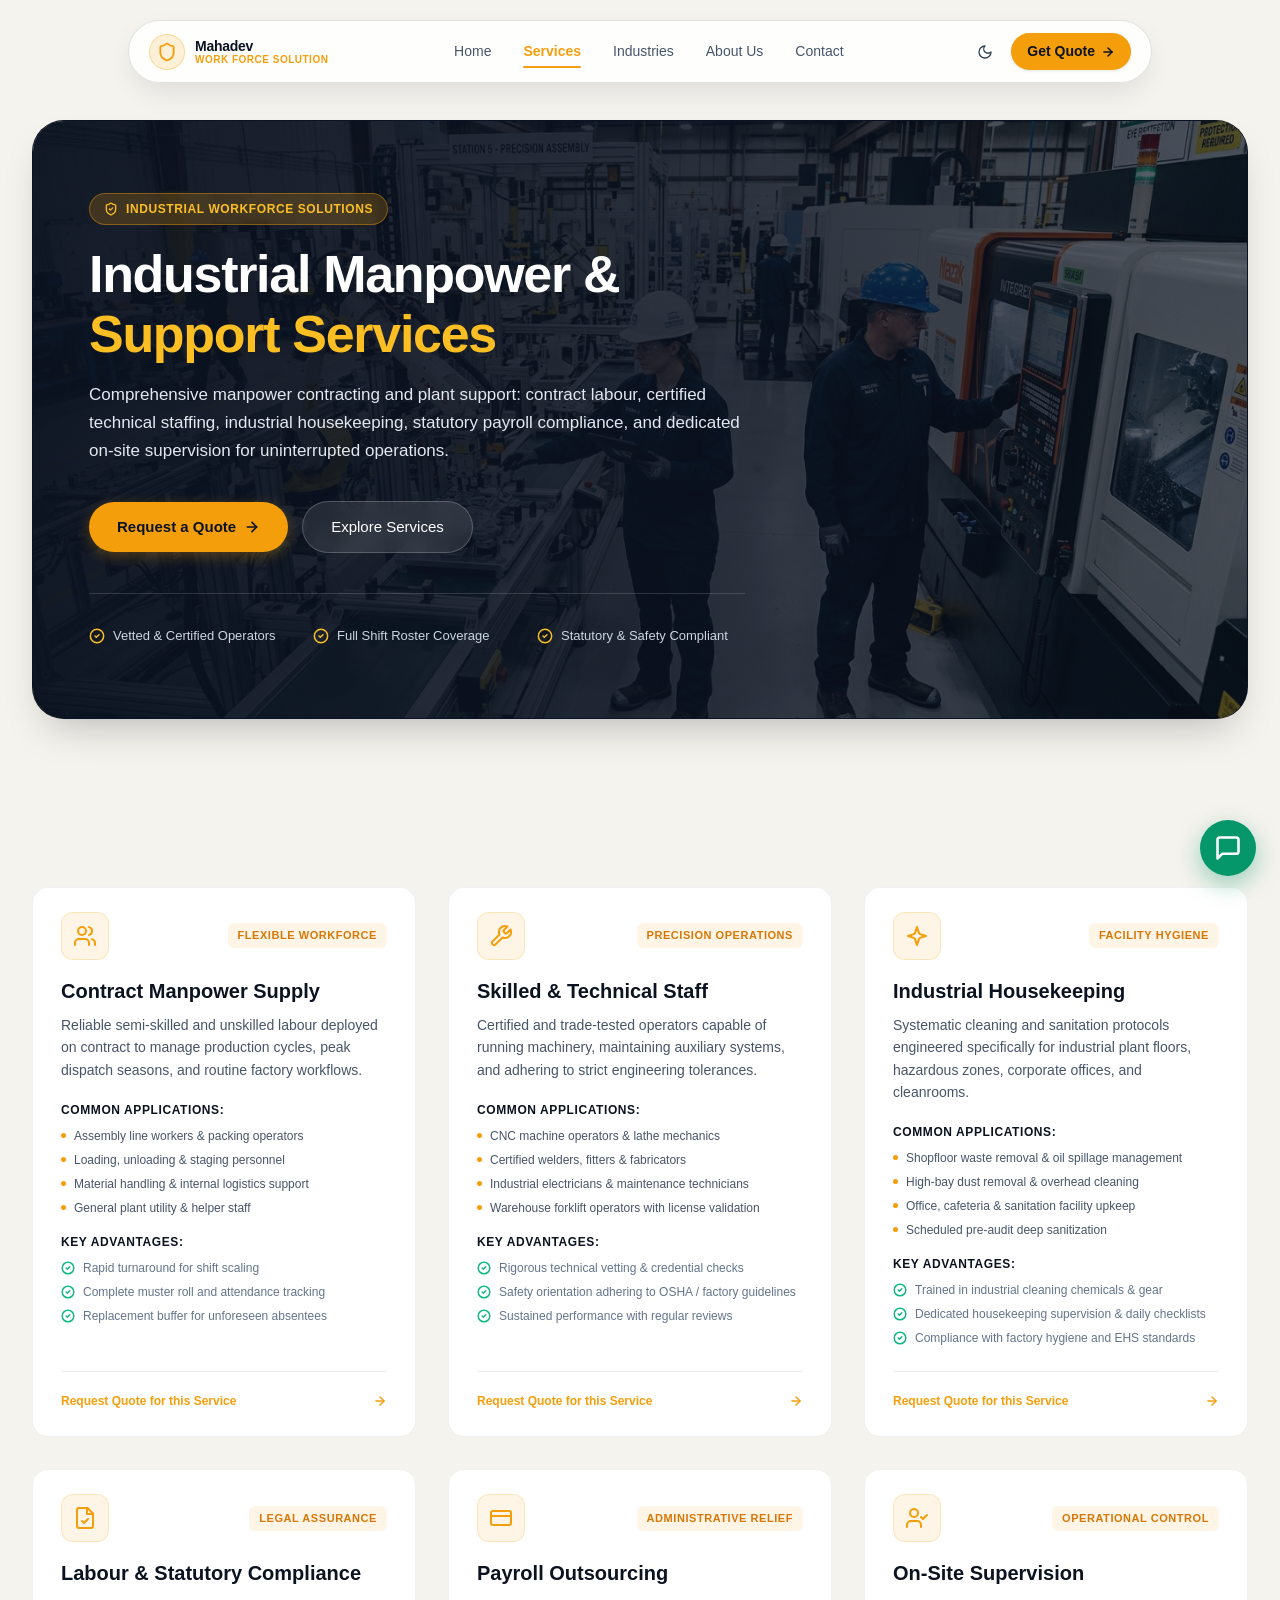
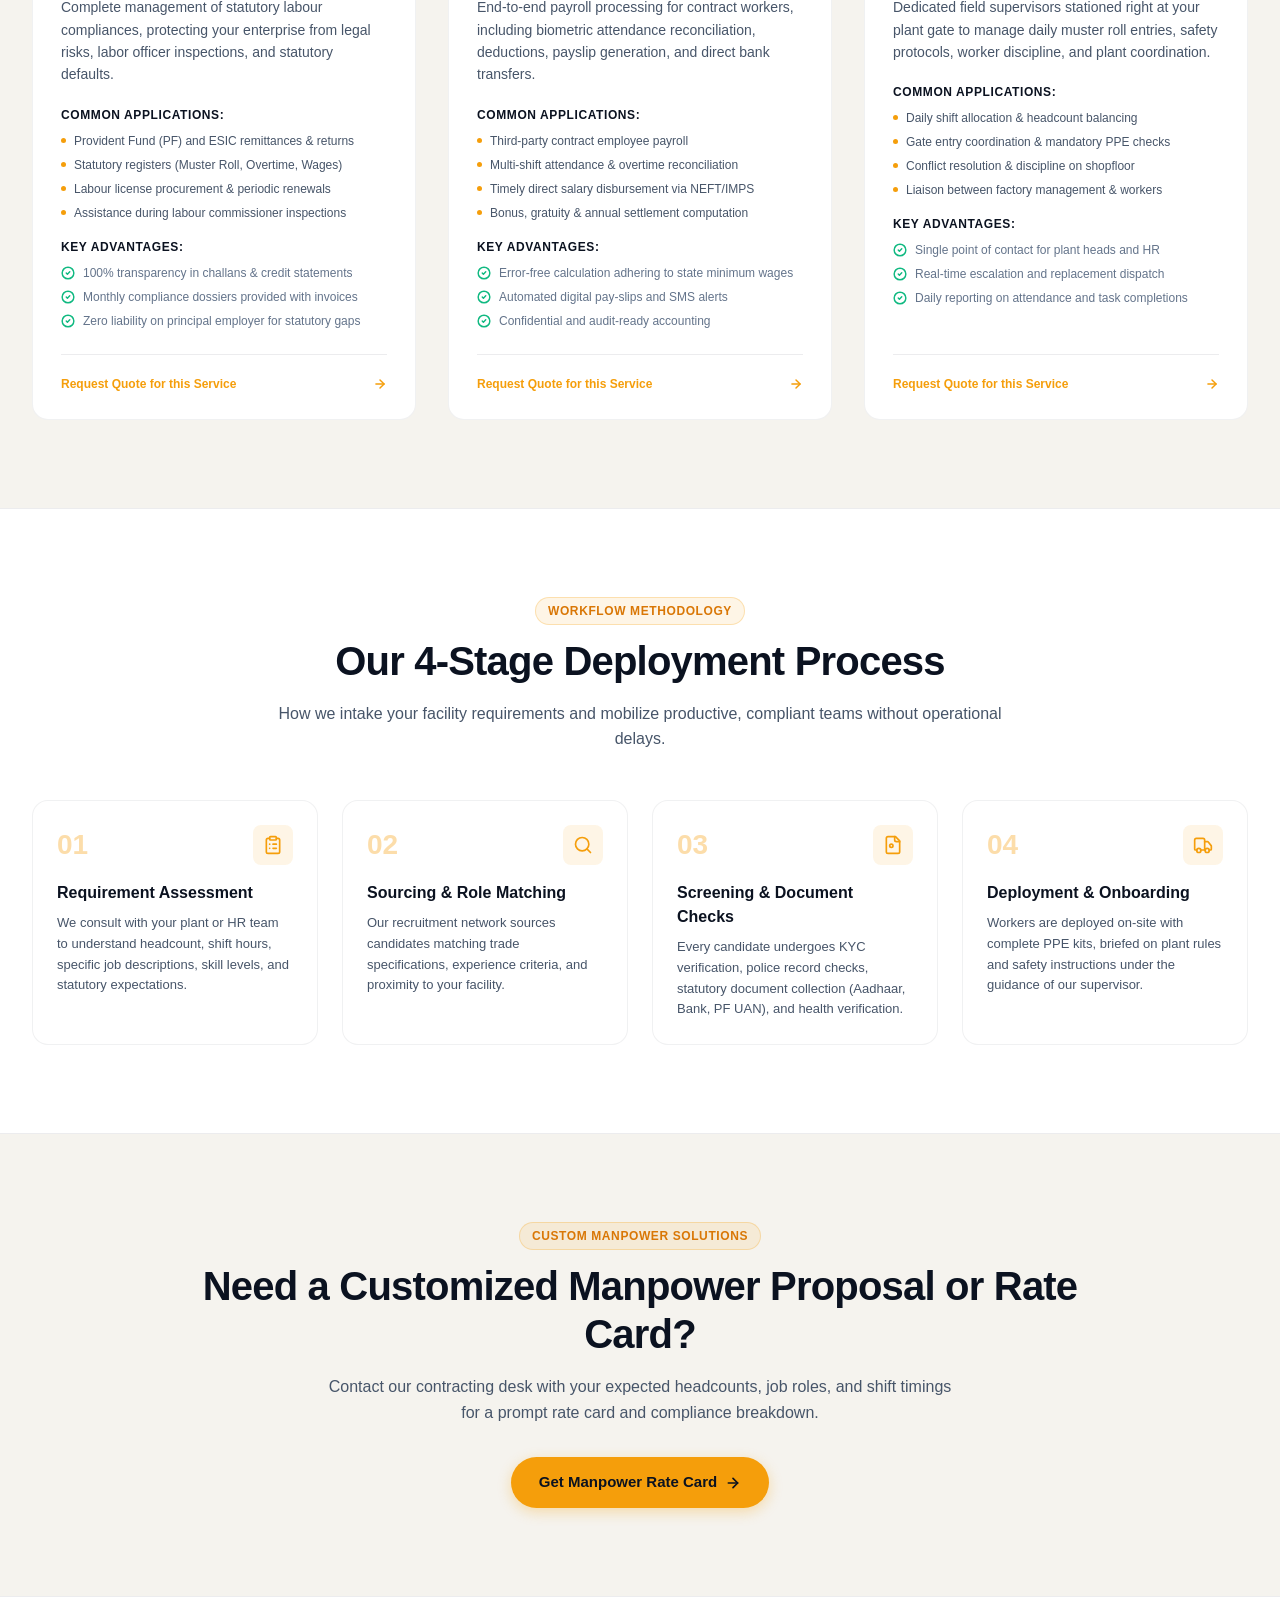
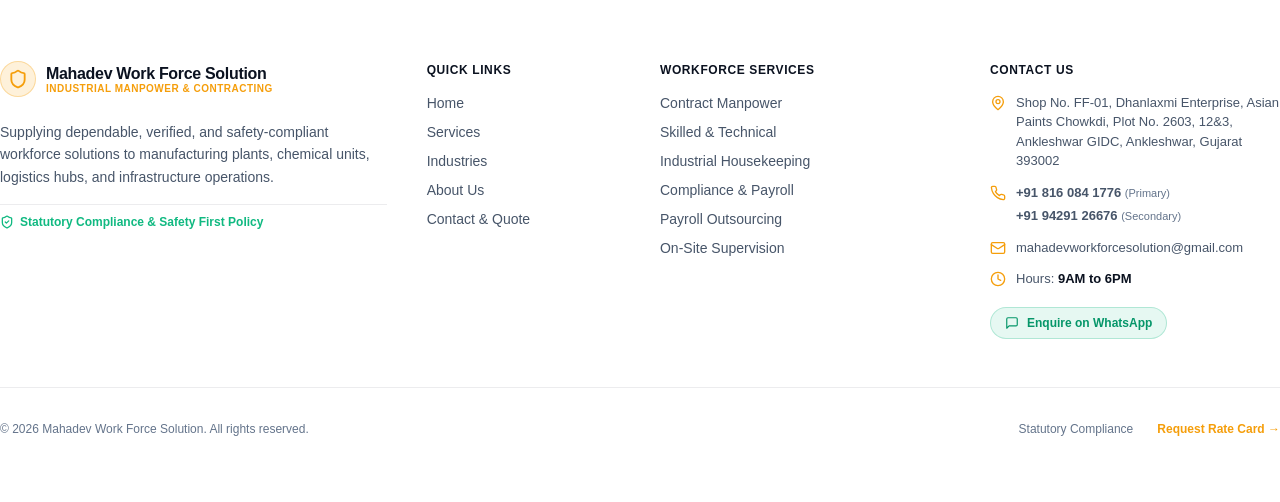
<file: services.html>
<!DOCTYPE html>
<html lang="en">
<head>
  <meta charset="utf-8">
  <meta name="viewport" content="width=device-width, initial-scale=1">
  <meta name="theme-color" content="#F5F3EE">
  <title>Industrial Manpower Services &amp; Labour Contracting in Bharuch, Gujarat | Mahadev Work Force Solution</title>
  <meta name="description" content="Explore our full suite of contract labour, technical staff, housekeeping, statutory compliance, payroll, and on-site supervision services in Ankleshwar, Bharuch, and Gujarat.">
  <meta name="keywords" content="contract labour Bharuch, industrial manpower supply services Gujarat, skilled technicians Ankleshwar, plant housekeeping services, statutory compliance contractor">
  <link rel="canonical" href="https://ashish00bind.github.io/mahadevworkforcesolution/services.html">
  <meta name="robots" content="index, follow">

  <!-- Geo Tags -->
  <meta name="geo.region" content="IN-GJ">
  <meta name="geo.placename" content="Ankleshwar, Bharuch, Gujarat">
  <meta name="geo.position" content="21.6264;73.0033">
  <meta name="ICBM" content="21.6264, 73.0033">

  <!-- Open Graph -->
  <meta property="og:type" content="website">
  <meta property="og:url" content="https://ashish00bind.github.io/mahadevworkforcesolution/services.html">
  <meta property="og:site_name" content="Mahadev Work Force Solution">
  <meta property="og:title" content="Industrial Manpower Services &amp; Labour Contracting | Mahadev Work Force Solution">
  <meta property="og:description" content="Comprehensive workforce solutions for manufacturing plants, assembly lines, chemical hubs, and logistics warehouses across Gujarat.">
  <meta property="og:image" content="https://ashish00bind.github.io/mahadevworkforcesolution/assets/images/services-skilled.jpg">
  <meta property="og:image:alt" content="Mahadev Work Force Solution - Skilled Technicians">
  <meta property="og:locale" content="en_IN">

  <!-- Twitter Card -->
  <meta name="twitter:card" content="summary_large_image">
  <meta name="twitter:title" content="Industrial Manpower Services &amp; Labour Contracting | Mahadev Work Force Solution">
  <meta name="twitter:description" content="Comprehensive workforce solutions for manufacturing plants, assembly lines, chemical hubs, and logistics warehouses across Gujarat.">
  <meta name="twitter:image" content="https://ashish00bind.github.io/mahadevworkforcesolution/assets/images/services-skilled.jpg">

  <!-- JSON-LD Breadcrumb & Service Schema -->
  <script type="application/ld+json">
  {
    "@context": "https://schema.org",
    "@type": "BreadcrumbList",
    "itemListElement": [
      {
        "@type": "ListItem",
        "position": 1,
        "name": "Home",
        "item": "https://ashish00bind.github.io/mahadevworkforcesolution/"
      },
      {
        "@type": "ListItem",
        "position": 2,
        "name": "Services",
        "item": "https://ashish00bind.github.io/mahadevworkforcesolution/services.html"
      }
    ]
  }
  </script>
  <link rel="icon" href="favicon.ico">

  <!-- Core CSS -->
  <link rel="stylesheet" href="css/style.css">
  <link rel="stylesheet" href="css/responsive.css">
  <link rel="stylesheet" href="css/animations.css">

  <!-- Anti-FOUC Theme Script -->
  <script>
    (function() {
      try {
        var saved = localStorage.getItem('mws_theme');
        var prefersDark = window.matchMedia && window.matchMedia('(prefers-color-scheme: dark)').matches;
        var theme = (saved === 'dark' || saved === 'light') ? saved : (prefersDark ? 'dark' : 'light');
        document.documentElement.setAttribute('data-theme', theme);
        if (theme === 'dark') document.documentElement.classList.add('dark');
        else document.documentElement.classList.remove('dark');
      } catch(e) {}
    })();
  </script>
</head>
<body>

  <!-- Floating Pill Navbar -->
  <header class="navbar-wrapper">
    <div class="navbar-pill glass-pill">
      <!-- Brand Logo & Wordmark -->
      <a href="index.html" class="navbar-brand" aria-label="Mahadev Work Force Solution Homepage">
        <div class="brand-icon">
          <svg width="20" height="20" viewBox="0 0 24 24" fill="none" stroke="currentColor" stroke-width="2.2" stroke-linecap="round" stroke-linejoin="round">
            <path d="M20 13c0 5-3.5 7.5-7.66 8.95a1 1 0 0 1-.67-.01C7.5 20.5 4 18 4 13V6a1 1 0 0 1 1-1c2 0 4.5-1.2 6.24-2.72a1.17 1.17 0 0 1 1.52 0C14.51 3.81 17 5 19 5a1 1 0 0 1 1 1z"/>
          </svg>
        </div>
        <div class="brand-text">
          <span class="brand-title">Mahadev</span>
          <span class="brand-subtitle">Work Force Solution</span>
        </div>
      </a>

      <!-- Desktop Navigation Links -->
      <nav class="navbar-nav" aria-label="Main Navigation">
        <a href="index.html" class="nav-link">Home</a>
        <a href="services.html" class="nav-link active">Services</a>
        <a href="industries.html" class="nav-link">Industries</a>
        <a href="about.html" class="nav-link">About Us</a>
        <a href="contact.html" class="nav-link">Contact</a>
      </nav>

      <!-- Right Actions: Theme Toggle & Quote CTA -->
      <div class="navbar-actions">
        <!-- Theme Toggle Button -->
        <button type="button" class="theme-toggle-btn" data-action="toggle-theme" aria-label="Toggle theme">
          <svg class="theme-icon-sun" viewBox="0 0 24 24" fill="none" stroke="currentColor" stroke-width="2" stroke-linecap="round" stroke-linejoin="round">
            <circle cx="12" cy="12" r="4"/><path d="M12 2v2"/><path d="M12 20v2"/><path d="m4.93 4.93 1.41 1.41"/><path d="m17.66 17.66 1.41 1.41"/><path d="M2 12h2"/><path d="M20 12h2"/><path d="m6.34 17.66-1.41 1.41"/><path d="m19.07 4.93-1.41 1.41"/>
          </svg>
          <svg class="theme-icon-moon" viewBox="0 0 24 24" fill="none" stroke="currentColor" stroke-width="2" stroke-linecap="round" stroke-linejoin="round">
            <path d="M12 3a6 6 0 0 0 9 9 9 9 0 1 1-9-9Z"/>
          </svg>
        </button>

        <!-- Desktop CTA Button -->
        <a href="contact.html" class="btn-primary-pill">
          <span>Get Quote</span>
          <svg viewBox="0 0 24 24" fill="none" stroke="currentColor" stroke-width="2.5" stroke-linecap="round" stroke-linejoin="round">
            <path d="M5 12h14"/><path d="m12 5 7 7-7 7"/>
          </svg>
        </a>

        <!-- Mobile Menu Hamburger Button -->
        <button type="button" class="mobile-menu-toggle" id="mobile-menu-btn" aria-expanded="false" aria-label="Toggle navigation menu">
          <svg viewBox="0 0 24 24" fill="none" stroke="currentColor" stroke-width="2" stroke-linecap="round" stroke-linejoin="round">
            <line x1="4" x2="20" y1="12" y2="12"/><line x1="4" x2="20" y1="6" y2="6"/><line x1="4" x2="20" y1="18" y2="18"/>
          </svg>
        </button>
      </div>
    </div>
  </header>

  <!-- Mobile Navigation Drawer -->
  <div class="mobile-drawer-overlay" id="mobile-drawer" role="dialog" aria-modal="true" aria-label="Mobile Navigation">
    <div class="mobile-drawer-content">
      <div class="drawer-header">
        <span class="drawer-title">Menu Navigation</span>
        <button type="button" class="drawer-close-btn" id="drawer-close-btn" aria-label="Close menu">
          <svg width="20" height="20" viewBox="0 0 24 24" fill="none" stroke="currentColor" stroke-width="2" stroke-linecap="round" stroke-linejoin="round">
            <path d="M18 6 6 18"/><path d="m6 6 12 12"/>
          </svg>
        </button>
      </div>

      <nav class="drawer-nav" aria-label="Mobile links">
        <a href="index.html" class="drawer-nav-link"><span>Home</span></a>
        <a href="services.html" class="drawer-nav-link active">
          <span>Services</span>
          <div class="active-dot"></div>
        </a>
        <a href="industries.html" class="drawer-nav-link"><span>Industries</span></a>
        <a href="about.html" class="drawer-nav-link"><span>About Us</span></a>
        <a href="contact.html" class="drawer-nav-link"><span>Contact & Quote</span></a>
      </nav>

      <div class="drawer-footer">
        <a href="contact.html" class="drawer-cta-btn">
          <span>Request a Manpower Quote</span>
          <svg width="16" height="16" viewBox="0 0 24 24" fill="none" stroke="currentColor" stroke-width="2.5" stroke-linecap="round" stroke-linejoin="round"><path d="M5 12h14"/><path d="m12 5 7 7-7 7"/></svg>
        </a>
      </div>
    </div>
  </div>

  <main>
    <!-- 1. HERO BANNER -->
    <section class="hero-section">
      <div class="container-max">
        <div class="hero-box">
          <div class="hero-bg-wrapper">
            <img src="assets/images/services-skilled.jpg" alt="Skilled industrial workforce and plant machine operators" class="hero-bg-img" fetchpriority="high">
            <div class="hero-overlay"></div>
          </div>

          <div class="hero-content">
            <div class="eyebrow-badge">
              <svg viewBox="0 0 24 24" fill="none" stroke="currentColor" stroke-width="2.2" stroke-linecap="round" stroke-linejoin="round">
                <path d="M20 13c0 5-3.5 7.5-7.66 8.95a1 1 0 0 1-.67-.01C7.5 20.5 4 18 4 13V6a1 1 0 0 1 1-1c2 0 4.5-1.2 6.24-2.72a1.17 1.17 0 0 1 1.52 0C14.51 3.81 17 5 19 5a1 1 0 0 1 1 1z"/>
                <path d="m9 12 2 2 4-4"/>
              </svg>
              <span>INDUSTRIAL WORKFORCE SOLUTIONS</span>
            </div>

            <h1 class="hero-title">
              Industrial Manpower & <br>
              <span class="highlight">Support Services</span>
            </h1>

            <p class="hero-desc">
              Comprehensive manpower contracting and plant support: contract labour, certified technical staffing, industrial housekeeping, statutory payroll compliance, and dedicated on-site supervision for uninterrupted operations.
            </p>

            <div class="hero-ctas">
              <a href="contact.html" class="btn-hero-primary">
                <span>Request a Quote</span>
                <svg width="16" height="16" viewBox="0 0 24 24" fill="none" stroke="currentColor" stroke-width="2.5" stroke-linecap="round" stroke-linejoin="round"><path d="M5 12h14"/><path d="m12 5 7 7-7 7"/></svg>
              </a>

              <a href="#services-grid" class="btn-hero-secondary">
                <span>Explore Services</span>
              </a>
            </div>

            <div class="hero-pillars">
              <div class="hero-pillar-item">
                <svg viewBox="0 0 24 24" fill="none" stroke="currentColor" stroke-width="2.2" stroke-linecap="round" stroke-linejoin="round"><path d="M12 22c5.523 0 10-4.477 10-10S17.523 2 12 2 2 6.477 2 12s4.477 10 10 10z"/><path d="m9 12 2 2 4-4"/></svg>
                <span>Vetted & Certified Operators</span>
              </div>
              <div class="hero-pillar-item">
                <svg viewBox="0 0 24 24" fill="none" stroke="currentColor" stroke-width="2.2" stroke-linecap="round" stroke-linejoin="round"><path d="M12 22c5.523 0 10-4.477 10-10S17.523 2 12 2 2 6.477 2 12s4.477 10 10 10z"/><path d="m9 12 2 2 4-4"/></svg>
                <span>Full Shift Roster Coverage</span>
              </div>
              <div class="hero-pillar-item">
                <svg viewBox="0 0 24 24" fill="none" stroke="currentColor" stroke-width="2.2" stroke-linecap="round" stroke-linejoin="round"><path d="M12 22c5.523 0 10-4.477 10-10S17.523 2 12 2 2 6.477 2 12s4.477 10 10 10z"/><path d="m9 12 2 2 4-4"/></svg>
                <span>Statutory & Safety Compliant</span>
              </div>
            </div>
          </div>
        </div>
      </div>
    </section>

    <!-- 2. SERVICE CATALOGUE -->
    <section id="services-grid" class="section-py">
      <div class="container-max">
        <div class="grid-3">
          <!-- Service 1: Contract Manpower Supply -->
          <article id="contract-manpower" class="glass-card service-article-card">
            <div>
              <div class="service-card-header">
                <div class="service-icon-box">
                  <svg viewBox="0 0 24 24" fill="none" stroke="currentColor" stroke-width="2" stroke-linecap="round" stroke-linejoin="round">
                    <path d="M16 21v-2a4 4 0 0 0-4-4H6a4 4 0 0 0-4 4v2"/><circle cx="9" cy="7" r="4"/><path d="M22 21v-2a4 4 0 0 0-3-3.87"/><path d="M16 3.13a4 4 0 0 1 0 7.75"/>
                  </svg>
                </div>
                <span class="service-badge">Flexible Workforce</span>
              </div>

              <h2 class="competence-title" style="font-size: 1.25rem;">Contract Manpower Supply</h2>
              <p class="competence-desc" style="margin-bottom: 1.25rem;">
                Reliable semi-skilled and unskilled labour deployed on contract to manage production cycles, peak dispatch seasons, and routine factory workflows.
              </p>

              <div style="margin-bottom: 1rem;">
                <h3 style="font-size: 0.75rem; text-transform: uppercase; font-weight: 700; color: var(--text-primary); margin-bottom: 0.5rem; letter-spacing: 0.05em;">Common Applications:</h3>
                <ul style="list-style: none; display: flex; flex-direction: column; gap: 0.375rem; font-size: 0.75rem; color: var(--text-secondary);">
                  <li style="display: flex; align-items: start; gap: 0.5rem;"><span style="width: 5px; height: 5px; border-radius: 9999px; background-color: var(--amber-500); margin-top: 0.375rem; flex-shrink: 0;"></span><span>Assembly line workers & packing operators</span></li>
                  <li style="display: flex; align-items: start; gap: 0.5rem;"><span style="width: 5px; height: 5px; border-radius: 9999px; background-color: var(--amber-500); margin-top: 0.375rem; flex-shrink: 0;"></span><span>Loading, unloading & staging personnel</span></li>
                  <li style="display: flex; align-items: start; gap: 0.5rem;"><span style="width: 5px; height: 5px; border-radius: 9999px; background-color: var(--amber-500); margin-top: 0.375rem; flex-shrink: 0;"></span><span>Material handling & internal logistics support</span></li>
                  <li style="display: flex; align-items: start; gap: 0.5rem;"><span style="width: 5px; height: 5px; border-radius: 9999px; background-color: var(--amber-500); margin-top: 0.375rem; flex-shrink: 0;"></span><span>General plant utility & helper staff</span></li>
                </ul>
              </div>

              <div>
                <h3 style="font-size: 0.75rem; text-transform: uppercase; font-weight: 700; color: var(--text-primary); margin-bottom: 0.5rem; letter-spacing: 0.05em;">Key Advantages:</h3>
                <ul style="list-style: none; display: flex; flex-direction: column; gap: 0.375rem; font-size: 0.75rem; color: var(--text-muted);">
                  <li style="display: flex; align-items: center; gap: 0.5rem;"><svg width="14" height="14" viewBox="0 0 24 24" fill="none" stroke="#10B981" stroke-width="2.5" stroke-linecap="round" stroke-linejoin="round" style="flex-shrink: 0;"><path d="M12 22c5.523 0 10-4.477 10-10S17.523 2 12 2 2 6.477 2 12s4.477 10 10 10z"/><path d="m9 12 2 2 4-4"/></svg><span>Rapid turnaround for shift scaling</span></li>
                  <li style="display: flex; align-items: center; gap: 0.5rem;"><svg width="14" height="14" viewBox="0 0 24 24" fill="none" stroke="#10B981" stroke-width="2.5" stroke-linecap="round" stroke-linejoin="round" style="flex-shrink: 0;"><path d="M12 22c5.523 0 10-4.477 10-10S17.523 2 12 2 2 6.477 2 12s4.477 10 10 10z"/><path d="m9 12 2 2 4-4"/></svg><span>Complete muster roll and attendance tracking</span></li>
                  <li style="display: flex; align-items: center; gap: 0.5rem;"><svg width="14" height="14" viewBox="0 0 24 24" fill="none" stroke="#10B981" stroke-width="2.5" stroke-linecap="round" stroke-linejoin="round" style="flex-shrink: 0;"><path d="M12 22c5.523 0 10-4.477 10-10S17.523 2 12 2 2 6.477 2 12s4.477 10 10 10z"/><path d="m9 12 2 2 4-4"/></svg><span>Replacement buffer for unforeseen absentees</span></li>
                </ul>
              </div>
            </div>

            <div class="competence-footer">
              <a href="contact.html?service=Contract+Manpower+Supply#quote-form" class="link-arrow" style="justify-content: space-between; width: 100%;">
                <span>Request Quote for this Service</span>
                <svg viewBox="0 0 24 24" fill="none" stroke="currentColor" stroke-width="2.5" stroke-linecap="round" stroke-linejoin="round"><path d="M5 12h14"/><path d="m12 5 7 7-7 7"/></svg>
              </a>
            </div>
          </article>

          <!-- Service 2: Skilled & Technical Staff -->
          <article id="technical-staff" class="glass-card service-article-card">
            <div>
              <div class="service-card-header">
                <div class="service-icon-box">
                  <svg viewBox="0 0 24 24" fill="none" stroke="currentColor" stroke-width="2" stroke-linecap="round" stroke-linejoin="round">
                    <path d="M14.7 6.3a1 1 0 0 0 0 1.4l1.6 1.6a1 1 0 0 0 1.4 0l3.77-3.77a6 6 0 0 1-7.94 7.94l-6.91 6.91a2.12 2.12 0 0 1-3-3l6.91-6.91a6 6 0 0 1 7.94-7.94l-3.76 3.76z"/>
                  </svg>
                </div>
                <span class="service-badge">Precision Operations</span>
              </div>

              <h2 class="competence-title" style="font-size: 1.25rem;">Skilled & Technical Staff</h2>
              <p class="competence-desc" style="margin-bottom: 1.25rem;">
                Certified and trade-tested operators capable of running machinery, maintaining auxiliary systems, and adhering to strict engineering tolerances.
              </p>

              <div style="margin-bottom: 1rem;">
                <h3 style="font-size: 0.75rem; text-transform: uppercase; font-weight: 700; color: var(--text-primary); margin-bottom: 0.5rem; letter-spacing: 0.05em;">Common Applications:</h3>
                <ul style="list-style: none; display: flex; flex-direction: column; gap: 0.375rem; font-size: 0.75rem; color: var(--text-secondary);">
                  <li style="display: flex; align-items: start; gap: 0.5rem;"><span style="width: 5px; height: 5px; border-radius: 9999px; background-color: var(--amber-500); margin-top: 0.375rem; flex-shrink: 0;"></span><span>CNC machine operators & lathe mechanics</span></li>
                  <li style="display: flex; align-items: start; gap: 0.5rem;"><span style="width: 5px; height: 5px; border-radius: 9999px; background-color: var(--amber-500); margin-top: 0.375rem; flex-shrink: 0;"></span><span>Certified welders, fitters & fabricators</span></li>
                  <li style="display: flex; align-items: start; gap: 0.5rem;"><span style="width: 5px; height: 5px; border-radius: 9999px; background-color: var(--amber-500); margin-top: 0.375rem; flex-shrink: 0;"></span><span>Industrial electricians & maintenance technicians</span></li>
                  <li style="display: flex; align-items: start; gap: 0.5rem;"><span style="width: 5px; height: 5px; border-radius: 9999px; background-color: var(--amber-500); margin-top: 0.375rem; flex-shrink: 0;"></span><span>Warehouse forklift operators with license validation</span></li>
                </ul>
              </div>

              <div>
                <h3 style="font-size: 0.75rem; text-transform: uppercase; font-weight: 700; color: var(--text-primary); margin-bottom: 0.5rem; letter-spacing: 0.05em;">Key Advantages:</h3>
                <ul style="list-style: none; display: flex; flex-direction: column; gap: 0.375rem; font-size: 0.75rem; color: var(--text-muted);">
                  <li style="display: flex; align-items: center; gap: 0.5rem;"><svg width="14" height="14" viewBox="0 0 24 24" fill="none" stroke="#10B981" stroke-width="2.5" stroke-linecap="round" stroke-linejoin="round" style="flex-shrink: 0;"><path d="M12 22c5.523 0 10-4.477 10-10S17.523 2 12 2 2 6.477 2 12s4.477 10 10 10z"/><path d="m9 12 2 2 4-4"/></svg><span>Rigorous technical vetting & credential checks</span></li>
                  <li style="display: flex; align-items: center; gap: 0.5rem;"><svg width="14" height="14" viewBox="0 0 24 24" fill="none" stroke="#10B981" stroke-width="2.5" stroke-linecap="round" stroke-linejoin="round" style="flex-shrink: 0;"><path d="M12 22c5.523 0 10-4.477 10-10S17.523 2 12 2 2 6.477 2 12s4.477 10 10 10z"/><path d="m9 12 2 2 4-4"/></svg><span>Safety orientation adhering to OSHA / factory guidelines</span></li>
                  <li style="display: flex; align-items: center; gap: 0.5rem;"><svg width="14" height="14" viewBox="0 0 24 24" fill="none" stroke="#10B981" stroke-width="2.5" stroke-linecap="round" stroke-linejoin="round" style="flex-shrink: 0;"><path d="M12 22c5.523 0 10-4.477 10-10S17.523 2 12 2 2 6.477 2 12s4.477 10 10 10z"/><path d="m9 12 2 2 4-4"/></svg><span>Sustained performance with regular reviews</span></li>
                </ul>
              </div>
            </div>

            <div class="competence-footer">
              <a href="contact.html?service=Skilled+%26+Technical+Staff#quote-form" class="link-arrow" style="justify-content: space-between; width: 100%;">
                <span>Request Quote for this Service</span>
                <svg viewBox="0 0 24 24" fill="none" stroke="currentColor" stroke-width="2.5" stroke-linecap="round" stroke-linejoin="round"><path d="M5 12h14"/><path d="m12 5 7 7-7 7"/></svg>
              </a>
            </div>
          </article>

          <!-- Service 3: Industrial Housekeeping -->
          <article id="housekeeping" class="glass-card service-article-card">
            <div>
              <div class="service-card-header">
                <div class="service-icon-box">
                  <svg viewBox="0 0 24 24" fill="none" stroke="currentColor" stroke-width="2" stroke-linecap="round" stroke-linejoin="round">
                    <path d="m12 3-1.912 5.813a2 2 0 0 1-1.275 1.275L3 12l5.813 1.912a2 2 0 0 1 1.275 1.275L12 21l1.912-5.813a2 2 0 0 1 1.275-1.275L21 12l-5.813-1.912a2 2 0 0 1-1.275-1.275L12 3Z"/>
                  </svg>
                </div>
                <span class="service-badge">Facility Hygiene</span>
              </div>

              <h2 class="competence-title" style="font-size: 1.25rem;">Industrial Housekeeping</h2>
              <p class="competence-desc" style="margin-bottom: 1.25rem;">
                Systematic cleaning and sanitation protocols engineered specifically for industrial plant floors, hazardous zones, corporate offices, and cleanrooms.
              </p>

              <div style="margin-bottom: 1rem;">
                <h3 style="font-size: 0.75rem; text-transform: uppercase; font-weight: 700; color: var(--text-primary); margin-bottom: 0.5rem; letter-spacing: 0.05em;">Common Applications:</h3>
                <ul style="list-style: none; display: flex; flex-direction: column; gap: 0.375rem; font-size: 0.75rem; color: var(--text-secondary);">
                  <li style="display: flex; align-items: start; gap: 0.5rem;"><span style="width: 5px; height: 5px; border-radius: 9999px; background-color: var(--amber-500); margin-top: 0.375rem; flex-shrink: 0;"></span><span>Shopfloor waste removal & oil spillage management</span></li>
                  <li style="display: flex; align-items: start; gap: 0.5rem;"><span style="width: 5px; height: 5px; border-radius: 9999px; background-color: var(--amber-500); margin-top: 0.375rem; flex-shrink: 0;"></span><span>High-bay dust removal & overhead cleaning</span></li>
                  <li style="display: flex; align-items: start; gap: 0.5rem;"><span style="width: 5px; height: 5px; border-radius: 9999px; background-color: var(--amber-500); margin-top: 0.375rem; flex-shrink: 0;"></span><span>Office, cafeteria & sanitation facility upkeep</span></li>
                  <li style="display: flex; align-items: start; gap: 0.5rem;"><span style="width: 5px; height: 5px; border-radius: 9999px; background-color: var(--amber-500); margin-top: 0.375rem; flex-shrink: 0;"></span><span>Scheduled pre-audit deep sanitization</span></li>
                </ul>
              </div>

              <div>
                <h3 style="font-size: 0.75rem; text-transform: uppercase; font-weight: 700; color: var(--text-primary); margin-bottom: 0.5rem; letter-spacing: 0.05em;">Key Advantages:</h3>
                <ul style="list-style: none; display: flex; flex-direction: column; gap: 0.375rem; font-size: 0.75rem; color: var(--text-muted);">
                  <li style="display: flex; align-items: center; gap: 0.5rem;"><svg width="14" height="14" viewBox="0 0 24 24" fill="none" stroke="#10B981" stroke-width="2.5" stroke-linecap="round" stroke-linejoin="round" style="flex-shrink: 0;"><path d="M12 22c5.523 0 10-4.477 10-10S17.523 2 12 2 2 6.477 2 12s4.477 10 10 10z"/><path d="m9 12 2 2 4-4"/></svg><span>Trained in industrial cleaning chemicals & gear</span></li>
                  <li style="display: flex; align-items: center; gap: 0.5rem;"><svg width="14" height="14" viewBox="0 0 24 24" fill="none" stroke="#10B981" stroke-width="2.5" stroke-linecap="round" stroke-linejoin="round" style="flex-shrink: 0;"><path d="M12 22c5.523 0 10-4.477 10-10S17.523 2 12 2 2 6.477 2 12s4.477 10 10 10z"/><path d="m9 12 2 2 4-4"/></svg><span>Dedicated housekeeping supervision & daily checklists</span></li>
                  <li style="display: flex; align-items: center; gap: 0.5rem;"><svg width="14" height="14" viewBox="0 0 24 24" fill="none" stroke="#10B981" stroke-width="2.5" stroke-linecap="round" stroke-linejoin="round" style="flex-shrink: 0;"><path d="M12 22c5.523 0 10-4.477 10-10S17.523 2 12 2 2 6.477 2 12s4.477 10 10 10z"/><path d="m9 12 2 2 4-4"/></svg><span>Compliance with factory hygiene and EHS standards</span></li>
                </ul>
              </div>
            </div>

            <div class="competence-footer">
              <a href="contact.html?service=Industrial+Housekeeping#quote-form" class="link-arrow" style="justify-content: space-between; width: 100%;">
                <span>Request Quote for this Service</span>
                <svg viewBox="0 0 24 24" fill="none" stroke="currentColor" stroke-width="2.5" stroke-linecap="round" stroke-linejoin="round"><path d="M5 12h14"/><path d="m12 5 7 7-7 7"/></svg>
              </a>
            </div>
          </article>

          <!-- Service 4: Labour & Statutory Compliance -->
          <article id="compliance" class="glass-card service-article-card">
            <div>
              <div class="service-card-header">
                <div class="service-icon-box">
                  <svg viewBox="0 0 24 24" fill="none" stroke="currentColor" stroke-width="2" stroke-linecap="round" stroke-linejoin="round">
                    <path d="M14.5 2H6a2 2 0 0 0-2 2v16a2 2 0 0 0 2 2h12a2 2 0 0 0 2-2V7.5L14.5 2z"/><polyline points="14 2 14 8 20 8"/><path d="m9 15 2 2 4-4"/>
                  </svg>
                </div>
                <span class="service-badge">Legal Assurance</span>
              </div>

              <h2 class="competence-title" style="font-size: 1.25rem;">Labour & Statutory Compliance</h2>
              <p class="competence-desc" style="margin-bottom: 1.25rem;">
                Complete management of statutory labour compliances, protecting your enterprise from legal risks, labor officer inspections, and statutory defaults.
              </p>

              <div style="margin-bottom: 1rem;">
                <h3 style="font-size: 0.75rem; text-transform: uppercase; font-weight: 700; color: var(--text-primary); margin-bottom: 0.5rem; letter-spacing: 0.05em;">Common Applications:</h3>
                <ul style="list-style: none; display: flex; flex-direction: column; gap: 0.375rem; font-size: 0.75rem; color: var(--text-secondary);">
                  <li style="display: flex; align-items: start; gap: 0.5rem;"><span style="width: 5px; height: 5px; border-radius: 9999px; background-color: var(--amber-500); margin-top: 0.375rem; flex-shrink: 0;"></span><span>Provident Fund (PF) and ESIC remittances & returns</span></li>
                  <li style="display: flex; align-items: start; gap: 0.5rem;"><span style="width: 5px; height: 5px; border-radius: 9999px; background-color: var(--amber-500); margin-top: 0.375rem; flex-shrink: 0;"></span><span>Statutory registers (Muster Roll, Overtime, Wages)</span></li>
                  <li style="display: flex; align-items: start; gap: 0.5rem;"><span style="width: 5px; height: 5px; border-radius: 9999px; background-color: var(--amber-500); margin-top: 0.375rem; flex-shrink: 0;"></span><span>Labour license procurement & periodic renewals</span></li>
                  <li style="display: flex; align-items: start; gap: 0.5rem;"><span style="width: 5px; height: 5px; border-radius: 9999px; background-color: var(--amber-500); margin-top: 0.375rem; flex-shrink: 0;"></span><span>Assistance during labour commissioner inspections</span></li>
                </ul>
              </div>

              <div>
                <h3 style="font-size: 0.75rem; text-transform: uppercase; font-weight: 700; color: var(--text-primary); margin-bottom: 0.5rem; letter-spacing: 0.05em;">Key Advantages:</h3>
                <ul style="list-style: none; display: flex; flex-direction: column; gap: 0.375rem; font-size: 0.75rem; color: var(--text-muted);">
                  <li style="display: flex; align-items: center; gap: 0.5rem;"><svg width="14" height="14" viewBox="0 0 24 24" fill="none" stroke="#10B981" stroke-width="2.5" stroke-linecap="round" stroke-linejoin="round" style="flex-shrink: 0;"><path d="M12 22c5.523 0 10-4.477 10-10S17.523 2 12 2 2 6.477 2 12s4.477 10 10 10z"/><path d="m9 12 2 2 4-4"/></svg><span>100% transparency in challans & credit statements</span></li>
                  <li style="display: flex; align-items: center; gap: 0.5rem;"><svg width="14" height="14" viewBox="0 0 24 24" fill="none" stroke="#10B981" stroke-width="2.5" stroke-linecap="round" stroke-linejoin="round" style="flex-shrink: 0;"><path d="M12 22c5.523 0 10-4.477 10-10S17.523 2 12 2 2 6.477 2 12s4.477 10 10 10z"/><path d="m9 12 2 2 4-4"/></svg><span>Monthly compliance dossiers provided with invoices</span></li>
                  <li style="display: flex; align-items: center; gap: 0.5rem;"><svg width="14" height="14" viewBox="0 0 24 24" fill="none" stroke="#10B981" stroke-width="2.5" stroke-linecap="round" stroke-linejoin="round" style="flex-shrink: 0;"><path d="M12 22c5.523 0 10-4.477 10-10S17.523 2 12 2 2 6.477 2 12s4.477 10 10 10z"/><path d="m9 12 2 2 4-4"/></svg><span>Zero liability on principal employer for statutory gaps</span></li>
                </ul>
              </div>
            </div>

            <div class="competence-footer">
              <a href="contact.html?service=Labour+%26+Statutory+Compliance#quote-form" class="link-arrow" style="justify-content: space-between; width: 100%;">
                <span>Request Quote for this Service</span>
                <svg viewBox="0 0 24 24" fill="none" stroke="currentColor" stroke-width="2.5" stroke-linecap="round" stroke-linejoin="round"><path d="M5 12h14"/><path d="m12 5 7 7-7 7"/></svg>
              </a>
            </div>
          </article>

          <!-- Service 5: Payroll Outsourcing -->
          <article id="payroll" class="glass-card service-article-card">
            <div>
              <div class="service-card-header">
                <div class="service-icon-box">
                  <svg viewBox="0 0 24 24" fill="none" stroke="currentColor" stroke-width="2" stroke-linecap="round" stroke-linejoin="round">
                    <rect width="20" height="14" x="2" y="5" rx="2"/><line x1="2" x2="22" y1="10" y2="10"/>
                  </svg>
                </div>
                <span class="service-badge">Administrative Relief</span>
              </div>

              <h2 class="competence-title" style="font-size: 1.25rem;">Payroll Outsourcing</h2>
              <p class="competence-desc" style="margin-bottom: 1.25rem;">
                End-to-end payroll processing for contract workers, including biometric attendance reconciliation, deductions, payslip generation, and direct bank transfers.
              </p>

              <div style="margin-bottom: 1rem;">
                <h3 style="font-size: 0.75rem; text-transform: uppercase; font-weight: 700; color: var(--text-primary); margin-bottom: 0.5rem; letter-spacing: 0.05em;">Common Applications:</h3>
                <ul style="list-style: none; display: flex; flex-direction: column; gap: 0.375rem; font-size: 0.75rem; color: var(--text-secondary);">
                  <li style="display: flex; align-items: start; gap: 0.5rem;"><span style="width: 5px; height: 5px; border-radius: 9999px; background-color: var(--amber-500); margin-top: 0.375rem; flex-shrink: 0;"></span><span>Third-party contract employee payroll</span></li>
                  <li style="display: flex; align-items: start; gap: 0.5rem;"><span style="width: 5px; height: 5px; border-radius: 9999px; background-color: var(--amber-500); margin-top: 0.375rem; flex-shrink: 0;"></span><span>Multi-shift attendance & overtime reconciliation</span></li>
                  <li style="display: flex; align-items: start; gap: 0.5rem;"><span style="width: 5px; height: 5px; border-radius: 9999px; background-color: var(--amber-500); margin-top: 0.375rem; flex-shrink: 0;"></span><span>Timely direct salary disbursement via NEFT/IMPS</span></li>
                  <li style="display: flex; align-items: start; gap: 0.5rem;"><span style="width: 5px; height: 5px; border-radius: 9999px; background-color: var(--amber-500); margin-top: 0.375rem; flex-shrink: 0;"></span><span>Bonus, gratuity & annual settlement computation</span></li>
                </ul>
              </div>

              <div>
                <h3 style="font-size: 0.75rem; text-transform: uppercase; font-weight: 700; color: var(--text-primary); margin-bottom: 0.5rem; letter-spacing: 0.05em;">Key Advantages:</h3>
                <ul style="list-style: none; display: flex; flex-direction: column; gap: 0.375rem; font-size: 0.75rem; color: var(--text-muted);">
                  <li style="display: flex; align-items: center; gap: 0.5rem;"><svg width="14" height="14" viewBox="0 0 24 24" fill="none" stroke="#10B981" stroke-width="2.5" stroke-linecap="round" stroke-linejoin="round" style="flex-shrink: 0;"><path d="M12 22c5.523 0 10-4.477 10-10S17.523 2 12 2 2 6.477 2 12s4.477 10 10 10z"/><path d="m9 12 2 2 4-4"/></svg><span>Error-free calculation adhering to state minimum wages</span></li>
                  <li style="display: flex; align-items: center; gap: 0.5rem;"><svg width="14" height="14" viewBox="0 0 24 24" fill="none" stroke="#10B981" stroke-width="2.5" stroke-linecap="round" stroke-linejoin="round" style="flex-shrink: 0;"><path d="M12 22c5.523 0 10-4.477 10-10S17.523 2 12 2 2 6.477 2 12s4.477 10 10 10z"/><path d="m9 12 2 2 4-4"/></svg><span>Automated digital pay-slips and SMS alerts</span></li>
                  <li style="display: flex; align-items: center; gap: 0.5rem;"><svg width="14" height="14" viewBox="0 0 24 24" fill="none" stroke="#10B981" stroke-width="2.5" stroke-linecap="round" stroke-linejoin="round" style="flex-shrink: 0;"><path d="M12 22c5.523 0 10-4.477 10-10S17.523 2 12 2 2 6.477 2 12s4.477 10 10 10z"/><path d="m9 12 2 2 4-4"/></svg><span>Confidential and audit-ready accounting</span></li>
                </ul>
              </div>
            </div>

            <div class="competence-footer">
              <a href="contact.html?service=Payroll+Outsourcing#quote-form" class="link-arrow" style="justify-content: space-between; width: 100%;">
                <span>Request Quote for this Service</span>
                <svg viewBox="0 0 24 24" fill="none" stroke="currentColor" stroke-width="2.5" stroke-linecap="round" stroke-linejoin="round"><path d="M5 12h14"/><path d="m12 5 7 7-7 7"/></svg>
              </a>
            </div>
          </article>

          <!-- Service 6: On-Site Supervision -->
          <article id="supervision" class="glass-card service-article-card">
            <div>
              <div class="service-card-header">
                <div class="service-icon-box">
                  <svg viewBox="0 0 24 24" fill="none" stroke="currentColor" stroke-width="2" stroke-linecap="round" stroke-linejoin="round">
                    <path d="M16 21v-2a4 4 0 0 0-4-4H6a4 4 0 0 0-4 4v2"/><circle cx="9" cy="7" r="4"/><polyline points="16 11 18 13 22 9"/>
                  </svg>
                </div>
                <span class="service-badge">Operational Control</span>
              </div>

              <h2 class="competence-title" style="font-size: 1.25rem;">On-Site Supervision</h2>
              <p class="competence-desc" style="margin-bottom: 1.25rem;">
                Dedicated field supervisors stationed right at your plant gate to manage daily muster roll entries, safety protocols, worker discipline, and plant coordination.
              </p>

              <div style="margin-bottom: 1rem;">
                <h3 style="font-size: 0.75rem; text-transform: uppercase; font-weight: 700; color: var(--text-primary); margin-bottom: 0.5rem; letter-spacing: 0.05em;">Common Applications:</h3>
                <ul style="list-style: none; display: flex; flex-direction: column; gap: 0.375rem; font-size: 0.75rem; color: var(--text-secondary);">
                  <li style="display: flex; align-items: start; gap: 0.5rem;"><span style="width: 5px; height: 5px; border-radius: 9999px; background-color: var(--amber-500); margin-top: 0.375rem; flex-shrink: 0;"></span><span>Daily shift allocation & headcount balancing</span></li>
                  <li style="display: flex; align-items: start; gap: 0.5rem;"><span style="width: 5px; height: 5px; border-radius: 9999px; background-color: var(--amber-500); margin-top: 0.375rem; flex-shrink: 0;"></span><span>Gate entry coordination & mandatory PPE checks</span></li>
                  <li style="display: flex; align-items: start; gap: 0.5rem;"><span style="width: 5px; height: 5px; border-radius: 9999px; background-color: var(--amber-500); margin-top: 0.375rem; flex-shrink: 0;"></span><span>Conflict resolution & discipline on shopfloor</span></li>
                  <li style="display: flex; align-items: start; gap: 0.5rem;"><span style="width: 5px; height: 5px; border-radius: 9999px; background-color: var(--amber-500); margin-top: 0.375rem; flex-shrink: 0;"></span><span>Liaison between factory management & workers</span></li>
                </ul>
              </div>

              <div>
                <h3 style="font-size: 0.75rem; text-transform: uppercase; font-weight: 700; color: var(--text-primary); margin-bottom: 0.5rem; letter-spacing: 0.05em;">Key Advantages:</h3>
                <ul style="list-style: none; display: flex; flex-direction: column; gap: 0.375rem; font-size: 0.75rem; color: var(--text-muted);">
                  <li style="display: flex; align-items: center; gap: 0.5rem;"><svg width="14" height="14" viewBox="0 0 24 24" fill="none" stroke="#10B981" stroke-width="2.5" stroke-linecap="round" stroke-linejoin="round" style="flex-shrink: 0;"><path d="M12 22c5.523 0 10-4.477 10-10S17.523 2 12 2 2 6.477 2 12s4.477 10 10 10z"/><path d="m9 12 2 2 4-4"/></svg><span>Single point of contact for plant heads and HR</span></li>
                  <li style="display: flex; align-items: center; gap: 0.5rem;"><svg width="14" height="14" viewBox="0 0 24 24" fill="none" stroke="#10B981" stroke-width="2.5" stroke-linecap="round" stroke-linejoin="round" style="flex-shrink: 0;"><path d="M12 22c5.523 0 10-4.477 10-10S17.523 2 12 2 2 6.477 2 12s4.477 10 10 10z"/><path d="m9 12 2 2 4-4"/></svg><span>Real-time escalation and replacement dispatch</span></li>
                  <li style="display: flex; align-items: center; gap: 0.5rem;"><svg width="14" height="14" viewBox="0 0 24 24" fill="none" stroke="#10B981" stroke-width="2.5" stroke-linecap="round" stroke-linejoin="round" style="flex-shrink: 0;"><path d="M12 22c5.523 0 10-4.477 10-10S17.523 2 12 2 2 6.477 2 12s4.477 10 10 10z"/><path d="m9 12 2 2 4-4"/></svg><span>Daily reporting on attendance and task completions</span></li>
                </ul>
              </div>
            </div>

            <div class="competence-footer">
              <a href="contact.html?service=On-Site+Supervision#quote-form" class="link-arrow" style="justify-content: space-between; width: 100%;">
                <span>Request Quote for this Service</span>
                <svg viewBox="0 0 24 24" fill="none" stroke="currentColor" stroke-width="2.5" stroke-linecap="round" stroke-linejoin="round"><path d="M5 12h14"/><path d="m12 5 7 7-7 7"/></svg>
              </a>
            </div>
          </article>
        </div>
      </div>
    </section>

    <!-- 3. DEPLOYMENT PROCESS -->
    <section class="section-py section-border-y bg-elevated">
      <div class="container-max">
        <div class="section-heading">
          <div class="section-eyebrow">
            <span>Workflow Methodology</span>
          </div>
          <h2 class="section-title">Our 4-Stage Deployment Process</h2>
          <p class="section-desc">How we intake your facility requirements and mobilize productive, compliant teams without operational delays.</p>
        </div>

        <div class="grid-4" style="margin-top: 3rem;">
          <!-- Step 01 -->
          <div class="glass-card deployment-card">
            <div>
              <div class="deployment-header">
                <span class="deployment-number">01</span>
                <div class="deployment-icon">
                  <svg viewBox="0 0 24 24" fill="none" stroke="currentColor" stroke-width="2" stroke-linecap="round" stroke-linejoin="round">
                    <path d="M16 4h2a2 2 0 0 1 2 2v14a2 2 0 0 1-2 2H6a2 2 0 0 1-2-2V6a2 2 0 0 1 2-2h2"/><path d="M15 2H9a1 1 0 0 0-1 1v2a1 1 0 0 0 1 1h6a1 1 0 0 0 1-1V3a1 1 0 0 0-1-1Z"/><path d="M12 11h4"/><path d="M12 16h4"/><path d="M8 11h.01"/><path d="M8 16h.01"/>
                  </svg>
                </div>
              </div>
              <h3 class="competence-title" style="font-size: 1rem; margin-bottom: 0.5rem;">Requirement Assessment</h3>
              <p class="competence-desc" style="font-size: 0.8125rem;">
                We consult with your plant or HR team to understand headcount, shift hours, specific job descriptions, skill levels, and statutory expectations.
              </p>
            </div>
          </div>

          <!-- Step 02 -->
          <div class="glass-card deployment-card">
            <div>
              <div class="deployment-header">
                <span class="deployment-number">02</span>
                <div class="deployment-icon">
                  <svg viewBox="0 0 24 24" fill="none" stroke="currentColor" stroke-width="2" stroke-linecap="round" stroke-linejoin="round">
                    <circle cx="11" cy="11" r="8"/><path d="m21 21-4.3-4.3"/>
                  </svg>
                </div>
              </div>
              <h3 class="competence-title" style="font-size: 1rem; margin-bottom: 0.5rem;">Sourcing & Role Matching</h3>
              <p class="competence-desc" style="font-size: 0.8125rem;">
                Our recruitment network sources candidates matching trade specifications, experience criteria, and proximity to your facility.
              </p>
            </div>
          </div>

          <!-- Step 03 -->
          <div class="glass-card deployment-card">
            <div>
              <div class="deployment-header">
                <span class="deployment-number">03</span>
                <div class="deployment-icon">
                  <svg viewBox="0 0 24 24" fill="none" stroke="currentColor" stroke-width="2" stroke-linecap="round" stroke-linejoin="round">
                    <path d="M14 2v4a2 2 0 0 0 2 2h4"/><path d="M15 2H6a2 2 0 0 0-2 2v16a2 2 0 0 0 2 2h12a2 2 0 0 0 2-2V7z"/><circle cx="10" cy="13" r="2"/>
                  </svg>
                </div>
              </div>
              <h3 class="competence-title" style="font-size: 1rem; margin-bottom: 0.5rem;">Screening & Document Checks</h3>
              <p class="competence-desc" style="font-size: 0.8125rem;">
                Every candidate undergoes KYC verification, police record checks, statutory document collection (Aadhaar, Bank, PF UAN), and health verification.
              </p>
            </div>
          </div>

          <!-- Step 04 -->
          <div class="glass-card deployment-card">
            <div>
              <div class="deployment-header">
                <span class="deployment-number">04</span>
                <div class="deployment-icon">
                  <svg viewBox="0 0 24 24" fill="none" stroke="currentColor" stroke-width="2" stroke-linecap="round" stroke-linejoin="round">
                    <path d="M14 18V6a2 2 0 0 0-2-2H4a2 2 0 0 0-2 2v11a1 1 0 0 0 1 1h2"/><path d="M15 18H9"/><path d="M19 18h2a1 1 0 0 0 1-1v-3.65a1 1 0 0 0-.22-.624l-3.48-4.35A1 1 0 0 0 17.52 8H14"/><circle cx="17" cy="18.5" r="2.5"/><circle cx="7" cy="18.5" r="2.5"/>
                  </svg>
                </div>
              </div>
              <h3 class="competence-title" style="font-size: 1rem; margin-bottom: 0.5rem;">Deployment & Onboarding</h3>
              <p class="competence-desc" style="font-size: 0.8125rem;">
                Workers are deployed on-site with complete PPE kits, briefed on plant rules and safety instructions under the guidance of our supervisor.
              </p>
            </div>
          </div>
        </div>
      </div>
    </section>

    <!-- 4. CLOSING CTA -->
    <section class="section-py">
      <div class="container-narrow" style="text-align: center;">
        <div class="section-eyebrow">
          <span>Custom Manpower Solutions</span>
        </div>
        <h2 class="section-title">Need a Customized Manpower Proposal or Rate Card?</h2>
        <p class="section-desc" style="max-width: 40rem; margin-left: auto; margin-right: auto; margin-bottom: 2rem;">
          Contact our contracting desk with your expected headcounts, job roles, and shift timings for a prompt rate card and compliance breakdown.
        </p>

        <a href="contact.html" class="btn-hero-primary">
          <span>Get Manpower Rate Card</span>
          <svg width="16" height="16" viewBox="0 0 24 24" fill="none" stroke="currentColor" stroke-width="2.5" stroke-linecap="round" stroke-linejoin="round"><path d="M5 12h14"/><path d="m12 5 7 7-7 7"/></svg>
        </a>
      </div>
    </section>
  </main>

  <!-- Site Footer -->
  <footer class="site-footer" aria-label="Site Footer">
    <div class="container-max footer-content">
      <div class="footer-grid">
        <!-- 1. Company Information -->
        <div style="display: flex; flex-direction: column; gap: 1rem;">
          <a href="index.html" class="navbar-brand" style="margin-bottom: 0.5rem;" aria-label="Mahadev Work Force Solution Homepage">
            <div class="brand-icon">
              <svg width="20" height="20" viewBox="0 0 24 24" fill="none" stroke="currentColor" stroke-width="2.2" stroke-linecap="round" stroke-linejoin="round">
                <path d="M20 13c0 5-3.5 7.5-7.66 8.95a1 1 0 0 1-.67-.01C7.5 20.5 4 18 4 13V6a1 1 0 0 1 1-1c2 0 4.5-1.2 6.24-2.72a1.17 1.17 0 0 1 1.52 0C14.51 3.81 17 5 19 5a1 1 0 0 1 1 1z"/>
              </svg>
            </div>
            <div class="brand-text">
              <span class="brand-title" style="font-size: 1rem;">Mahadev Work Force Solution</span>
              <span class="brand-subtitle">Industrial Manpower & Contracting</span>
            </div>
          </a>

          <p style="font-size: 0.875rem; line-height: 1.6; max-width: 24rem; color: var(--text-secondary);">
            Supplying dependable, verified, and safety-compliant workforce solutions to manufacturing plants, chemical units, logistics hubs, and infrastructure operations.
          </p>

          <div style="padding-top: 0.5rem; font-size: 0.75rem; border-top: 1px solid var(--border-subtle);">
            <span style="display: inline-flex; align-items: center; gap: 0.375rem; font-weight: 600; color: #10B981;">
              <svg width="14" height="14" viewBox="0 0 24 24" fill="none" stroke="currentColor" stroke-width="2.2" stroke-linecap="round" stroke-linejoin="round">
                <path d="M20 13c0 5-3.5 7.5-7.66 8.95a1 1 0 0 1-.67-.01C7.5 20.5 4 18 4 13V6a1 1 0 0 1 1-1c2 0 4.5-1.2 6.24-2.72a1.17 1.17 0 0 1 1.52 0C14.51 3.81 17 5 19 5a1 1 0 0 1 1 1z"/>
                <path d="m9 12 2 2 4-4"/>
              </svg>
              <span>Statutory Compliance & Safety First Policy</span>
            </span>
          </div>
        </div>

        <!-- 2. Quick Links -->
        <div>
          <h3 class="footer-heading">Quick Links</h3>
          <ul class="footer-list">
            <li><a href="index.html" class="footer-link">Home</a></li>
            <li><a href="services.html" class="footer-link">Services</a></li>
            <li><a href="industries.html" class="footer-link">Industries</a></li>
            <li><a href="about.html" class="footer-link">About Us</a></li>
            <li><a href="contact.html" class="footer-link">Contact & Quote</a></li>
          </ul>
        </div>

        <!-- 3. Workforce Services -->
        <div>
          <h3 class="footer-heading">Workforce Services</h3>
          <ul class="footer-list">
            <li><a href="services.html#contract-manpower" class="footer-link">Contract Manpower</a></li>
            <li><a href="services.html#technical-staff" class="footer-link">Skilled & Technical</a></li>
            <li><a href="services.html#housekeeping" class="footer-link">Industrial Housekeeping</a></li>
            <li><a href="services.html#compliance" class="footer-link">Compliance & Payroll</a></li>
            <li><a href="services.html#payroll" class="footer-link">Payroll Outsourcing</a></li>
            <li><a href="services.html#supervision" class="footer-link">On-Site Supervision</a></li>
          </ul>
        </div>

        <!-- 4. Contact Us -->
        <div>
          <h3 class="footer-heading">Contact Us</h3>
          <ul class="footer-contact-list">
            <li class="footer-contact-item">
              <svg viewBox="0 0 24 24" fill="none" stroke="currentColor" stroke-width="2" stroke-linecap="round" stroke-linejoin="round">
                <path d="M20 10c0 6-8 12-8 12s-8-6-8-12a8 8 0 0 1 16 0Z"/><circle cx="12" cy="10" r="3"/>
              </svg>
              <a href="https://www.google.com/maps/search/?api=1&query=Shop%20No.%20FF-01%2C%20Dhanlaxmi%20Enterprise%2C%20Asian%20Paints%20Chowkdi%2C%20Plot%20No.%202603%2C%2012%263%2C%20Ankleshwar%20GIDC%2C%20Ankleshwar%2C%20Gujarat%20393002" target="_blank" rel="noopener noreferrer" class="footer-link" style="line-height: 1.5;">
                Shop No. FF-01, Dhanlaxmi Enterprise, Asian Paints Chowkdi, Plot No. 2603, 12&3, Ankleshwar GIDC, Ankleshwar, Gujarat 393002
              </a>
            </li>

            <li class="footer-contact-item">
              <svg viewBox="0 0 24 24" fill="none" stroke="currentColor" stroke-width="2" stroke-linecap="round" stroke-linejoin="round">
                <path d="M22 16.92v3a2 2 0 0 1-2.18 2 19.79 19.79 0 0 1-8.63-3.07 19.5 19.5 0 0 1-6-6 19.79 19.79 0 0 1-3.07-8.67A2 2 0 0 1 4.11 2h3a2 2 0 0 1 2 1.72 12.84 12.84 0 0 0 .7 2.81 2 2 0 0 1-.45 2.11L8.09 9.91a16 16 0 0 0 6 6l1.27-1.27a2 2 0 0 1 2.11-.45 12.84 12.84 0 0 0 2.81.7A2 2 0 0 1 22 16.92z"/>
              </svg>
              <div style="display: flex; flex-direction: column; gap: 0.25rem;">
                <a href="tel:+918160841776" class="footer-link">
                  <strong>+91 816 084 1776</strong> <span style="font-size: 0.6875rem; color: var(--text-muted);">(Primary)</span>
                </a>
                <a href="tel:+919429126676" class="footer-link">
                  <strong>+91 94291 26676</strong> <span style="font-size: 0.6875rem; color: var(--text-muted);">(Secondary)</span>
                </a>
              </div>
            </li>

            <li class="footer-contact-item">
              <svg viewBox="0 0 24 24" fill="none" stroke="currentColor" stroke-width="2" stroke-linecap="round" stroke-linejoin="round">
                <rect width="20" height="16" x="2" y="4" rx="2"/><path d="m22 7-8.97 5.7a1.94 1.94 0 0 1-2.06 0L2 7"/>
              </svg>
              <a href="mailto:mahadevworkforcesolution@gmail.com" class="footer-link" style="word-break: break-all;">
                mahadevworkforcesolution@gmail.com
              </a>
            </li>

            <li class="footer-contact-item">
              <svg viewBox="0 0 24 24" fill="none" stroke="currentColor" stroke-width="2" stroke-linecap="round" stroke-linejoin="round">
                <circle cx="12" cy="12" r="10"/><polyline points="12 6 12 12 16 14"/>
              </svg>
              <span>Hours: <strong style="color: var(--text-primary);">9AM to 6PM</strong></span>
            </li>

            <li style="padding-top: 0.375rem;">
              <a href="https://wa.me/918160841776?text=Hello%20Mahadev%20Work%20Force%20Solution%2C%20I%20would%20like%20to%20enquire%20about%20your%20industrial%20manpower%20services." target="_blank" rel="noopener noreferrer" style="display: inline-flex; align-items: center; gap: 0.5rem; padding: 0.375rem 0.875rem; border-radius: 9999px; font-size: 0.75rem; font-weight: 600; background-color: rgba(16, 185, 129, 0.1); color: #059669; border: 1px solid rgba(16, 185, 129, 0.25);">
                <svg width="14" height="14" viewBox="0 0 24 24" fill="none" stroke="currentColor" stroke-width="2" stroke-linecap="round" stroke-linejoin="round">
                  <path d="M21 15a2 2 0 0 1-2 2H7l-4 4V5a2 2 0 0 1 2-2h14a2 2 0 0 1 2 2z"/>
                </svg>
                <span>Enquire on WhatsApp</span>
              </a>
            </li>
          </ul>
        </div>
      </div>

      <!-- Bottom Bar -->
      <div class="footer-bottom">
        <p>© <span id="current-year">2026</span> Mahadev Work Force Solution. All rights reserved.</p>
        <div style="display: flex; flex-wrap: wrap; gap: 1.5rem;">
          <a href="services.html#compliance" class="footer-link">Statutory Compliance</a>
          <a href="contact.html?service=Contract+Manpower+Supply#quote-form" class="footer-link" style="color: var(--amber-500); font-weight: 600;">Request Rate Card →</a>
        </div>
      </div>
    </div>
  </footer>

  <!-- Floating WhatsApp Action -->
  <aside class="floating-whatsapp" aria-label="Quick Communication">
    <a href="https://wa.me/918160841776?text=Hello%20Mahadev%20Work%20Force%20Solution%2C%20I%20would%20like%20to%20enquire%20about%20your%20industrial%20manpower%20services." target="_blank" rel="noopener noreferrer" class="floating-whatsapp-btn" aria-label="Enquire on WhatsApp (opens in a new tab)">
      <svg viewBox="0 0 24 24" fill="none" stroke="currentColor" stroke-width="2.2" stroke-linecap="round" stroke-linejoin="round">
        <path d="M21 15a2 2 0 0 1-2 2H7l-4 4V5a2 2 0 0 1 2-2h14a2 2 0 0 1 2 2z"/>
      </svg>
      <span class="whatsapp-tooltip">Enquire on WhatsApp</span>
    </a>
  </aside>

  <!-- Scripts -->
  <script src="js/theme.js"></script>
  <script src="js/main.js"></script>
</body>
</html>
</file>
<file: css/responsive.css>
/* ==========================================================================
   RESPONSIVE LAYOUT & COMPONENT GRIDS — MAHADEV WORK FORCE SOLUTION
   Breakpoints: 320px, 390px, 480px, 640px, 768px, 1024px, 1280px, 1440px
   ========================================================================== */

/* --------------------------------------------------------------------------
   1. Section Spacers
   -------------------------------------------------------------------------- */
.section-py {
  padding-top: 3.5rem;
  padding-bottom: 3.5rem;
}

@media (min-width: 640px) {
  .section-py {
    padding-top: 4.5rem;
    padding-bottom: 4.5rem;
  }
}

@media (min-width: 1024px) {
  .section-py {
    padding-top: 5.5rem;
    padding-bottom: 5.5rem;
  }
}

.section-border-y {
  border-top: 1px solid var(--border-subtle);
  border-bottom: 1px solid var(--border-subtle);
}

.section-border-t {
  border-top: 1px solid var(--border-subtle);
}

/* --------------------------------------------------------------------------
   2. Grid Systems
   -------------------------------------------------------------------------- */
.grid-1 {
  display: grid;
  grid-template-columns: 1fr;
  gap: 1.5rem;
}

.grid-2 {
  display: grid;
  grid-template-columns: 1fr;
  gap: 1.5rem;
}

@media (min-width: 768px) {
  .grid-2 {
    grid-template-columns: repeat(2, 1fr);
    gap: 2rem;
  }
}

.grid-3 {
  display: grid;
  grid-template-columns: 1fr;
  gap: 1.5rem;
}

@media (min-width: 640px) {
  .grid-3 {
    grid-template-columns: repeat(2, 1fr);
  }
}

@media (min-width: 1024px) {
  .grid-3 {
    grid-template-columns: repeat(3, 1fr);
    gap: 2rem;
  }
}

.grid-4 {
  display: grid;
  grid-template-columns: 1fr;
  gap: 1.25rem;
}

@media (min-width: 640px) {
  .grid-4 {
    grid-template-columns: repeat(2, 1fr);
    gap: 1.5rem;
  }
}

@media (min-width: 1024px) {
  .grid-4 {
    grid-template-columns: repeat(4, 1fr);
  }
}

/* 2-Column Split Layout (e.g. 12-column grid) */
.split-5-7 {
  display: grid;
  grid-template-columns: 1fr;
  gap: 2.5rem;
  align-items: start;
}

@media (min-width: 1024px) {
  .split-5-7 {
    grid-template-columns: 5fr 7fr;
    gap: 3.5rem;
  }
}

.split-7-5 {
  display: grid;
  grid-template-columns: 1fr;
  gap: 2.5rem;
  align-items: start;
}

@media (min-width: 1024px) {
  .split-7-5 {
    grid-template-columns: 7fr 5fr;
    gap: 3.5rem;
  }
}

.split-6-6 {
  display: grid;
  grid-template-columns: 1fr;
  gap: 2.5rem;
  align-items: center;
}

@media (min-width: 1024px) {
  .split-6-6 {
    grid-template-columns: 1fr 1fr;
    gap: 3.5rem;
  }
}

/* Form 2-column Row */
.form-row {
  display: grid;
  grid-template-columns: 1fr;
  gap: 1rem;
}

@media (min-width: 640px) {
  .form-row {
    grid-template-columns: 1fr 1fr;
    gap: 1.25rem;
  }
}

/* --------------------------------------------------------------------------
   3. Card Components
   -------------------------------------------------------------------------- */
.competence-card {
  padding: 1.5rem;
  display: flex;
  flex-direction: column;
  justify-content: space-between;
}

.competence-icon-box {
  width: 3rem;
  height: 3rem;
  border-radius: 0.75rem;
  background-color: rgba(245, 158, 11, 0.1);
  border: 1px solid rgba(245, 158, 11, 0.2);
  display: flex;
  align-items: center;
  justify-content: center;
  color: var(--amber-500);
  margin-bottom: 1.25rem;
}

.competence-icon-box svg {
  width: 1.5rem;
  height: 1.5rem;
}

.competence-title {
  font-size: 1.125rem;
  font-weight: 700;
  color: var(--text-primary);
  margin-bottom: 0.5rem;
}

.competence-desc {
  font-size: 0.875rem;
  line-height: 1.6;
  color: var(--text-secondary);
}

.competence-footer {
  margin-top: 1.5rem;
  padding-top: 1rem;
  border-top: 1px solid var(--border-subtle);
}

.link-arrow {
  display: inline-flex;
  align-items: center;
  gap: 0.375rem;
  font-size: 0.75rem;
  font-weight: 700;
  color: var(--amber-500);
  transition: color 0.15s ease;
}

.link-arrow:hover {
  color: var(--amber-600);
}

.link-arrow svg {
  width: 0.875rem;
  height: 0.875rem;
  transition: transform 0.15s ease;
}

.link-arrow:hover svg {
  transform: translateX(2px);
}

/* Visual Highlights Image Cards */
.visual-card {
  position: relative;
  border-radius: 1rem;
  overflow: hidden;
  border: 1px solid var(--border-subtle);
  aspect-ratio: 16 / 10;
  box-shadow: 0 4px 12px rgba(0, 0, 0, 0.08);
}

.visual-card-img {
  width: 100%;
  height: 100%;
  object-fit: cover;
  transition: transform 0.5s ease;
}

.visual-card:hover .visual-card-img {
  transform: scale(1.05);
}

.visual-card-overlay {
  position: absolute;
  inset: 0;
  background: linear-gradient(
    to top,
    rgba(0, 0, 0, 0.85) 0%,
    rgba(0, 0, 0, 0.3) 50%,
    transparent 100%
  );
}

.visual-card-content {
  position: absolute;
  bottom: 1.5rem;
  left: 1.5rem;
  right: 1.5rem;
  color: #FFFFFF;
}

.visual-card-badge {
  font-size: 0.6875rem;
  text-transform: uppercase;
  font-weight: 700;
  letter-spacing: 0.05em;
  color: #FBBF24;
  background-color: rgba(245, 158, 11, 0.2);
  padding: 0.25rem 0.625rem;
  border-radius: 0.375rem;
  border: 1px solid rgba(245, 158, 11, 0.3);
  display: inline-block;
  margin-bottom: 0.5rem;
}

.visual-card-title {
  font-size: 1.25rem;
  font-weight: 700;
  margin-bottom: 0.25rem;
}

.visual-card-desc {
  font-size: 0.875rem;
  color: #CBD5E1;
  display: -webkit-box;
  -webkit-line-clamp: 2;
  -webkit-box-orient: vertical;
  overflow: hidden;
}

/* Industry Cards */
.industry-card {
  border-radius: 1rem;
  overflow: hidden;
  display: flex;
  flex-direction: column;
  justify-content: space-between;
}

.industry-card-img-wrapper {
  position: relative;
  aspect-ratio: 16 / 10;
  width: 100%;
  overflow: hidden;
  background-color: #0F172A;
}

.industry-card-img {
  width: 100%;
  height: 100%;
  object-fit: cover;
  transition: transform 0.5s ease;
}

.industry-card:hover .industry-card-img {
  transform: scale(1.05);
}

.industry-card-top-bar {
  position: absolute;
  top: 0.875rem;
  left: 0.875rem;
  right: 0.875rem;
  display: flex;
  align-items: center;
  justify-content: space-between;
}

.industry-icon-pill {
  width: 2.5rem;
  height: 2.5rem;
  border-radius: 0.75rem;
  background-color: rgba(0, 0, 0, 0.65);
  backdrop-filter: blur(8px);
  -webkit-backdrop-filter: blur(8px);
  border: 1px solid rgba(255, 255, 255, 0.2);
  display: flex;
  align-items: center;
  justify-content: center;
  color: #FBBF24;
}

.industry-tag-pill {
  font-size: 0.6875rem;
  font-weight: 700;
  text-transform: uppercase;
  letter-spacing: 0.05em;
  color: #FFFFFF;
  background-color: rgba(0, 0, 0, 0.65);
  backdrop-filter: blur(8px);
  -webkit-backdrop-filter: blur(8px);
  border: 1px solid rgba(255, 255, 255, 0.15);
  padding: 0.25rem 0.75rem;
  border-radius: 9999px;
}

.industry-card-title-overlay {
  position: absolute;
  bottom: 0.875rem;
  left: 1rem;
  right: 1rem;
  color: #FFFFFF;
}

.industry-category-label {
  font-size: 0.625rem;
  text-transform: uppercase;
  font-weight: 700;
  letter-spacing: 0.05em;
  color: #FBBF24;
  display: block;
  margin-bottom: 0.125rem;
}

.industry-card-title {
  font-size: 1.25rem;
  font-weight: 700;
  letter-spacing: -0.02em;
}

.industry-card-body {
  padding: 1.5rem;
}

.industry-card-desc {
  font-size: 0.8125rem;
  line-height: 1.6;
  color: var(--text-secondary);
  margin-bottom: 1.25rem;
}

.industry-staffing-list {
  list-style: none;
  display: flex;
  flex-direction: column;
  gap: 0.5rem;
  font-size: 0.75rem;
  color: var(--text-secondary);
  margin-bottom: 1rem;
}

.industry-staffing-item {
  display: flex;
  align-items: flex-start;
  gap: 0.5rem;
}

.industry-staffing-item svg {
  width: 0.875rem;
  height: 0.875rem;
  color: var(--amber-500);
  flex-shrink: 0;
  margin-top: 0.125rem;
}

.industry-safety-box {
  background-color: var(--bg-card-subtle);
  border: 1px solid var(--border-subtle);
  border-radius: 0.75rem;
  padding: 0.875rem;
  font-size: 0.75rem;
  color: var(--text-muted);
}

.safety-focus-header {
  display: flex;
  align-items: center;
  gap: 0.375rem;
  font-weight: 700;
  color: var(--amber-500);
  margin-bottom: 0.25rem;
}

.industry-card-footer {
  padding: 1rem 1.5rem;
  border-top: 1px solid var(--border-subtle);
  background-color: rgba(0, 0, 0, 0.02);
}

[data-theme="dark"] .industry-card-footer,
.dark .industry-card-footer {
  background-color: rgba(255, 255, 255, 0.02);
}

/* Service Detail Cards */
.service-article-card {
  padding: 1.5rem 1.75rem;
  display: flex;
  flex-direction: column;
  justify-content: space-between;
}

.service-card-header {
  display: flex;
  align-items: center;
  justify-content: space-between;
  margin-bottom: 1rem;
}

.service-icon-box {
  width: 3rem;
  height: 3rem;
  border-radius: 0.75rem;
  background-color: rgba(245, 158, 11, 0.1);
  border: 1px solid rgba(245, 158, 11, 0.2);
  display: flex;
  align-items: center;
  justify-content: center;
  color: var(--amber-500);
}

.service-icon-box svg {
  width: 1.5rem;
  height: 1.5rem;
}

.service-badge {
  font-size: 0.6875rem;
  text-transform: uppercase;
  font-weight: 700;
  letter-spacing: 0.05em;
  color: var(--amber-600);
  background-color: rgba(245, 158, 11, 0.1);
  padding: 0.25rem 0.625rem;
  border-radius: 0.375rem;
}

[data-theme="dark"] .service-badge,
.dark .service-badge {
  color: #FBBF24;
}

/* Timeline Components */
.timeline-track {
  position: relative;
  border-left: 2px solid rgba(245, 158, 11, 0.3);
  margin-left: 1rem;
  padding-left: 1.5rem;
  display: flex;
  flex-direction: column;
  gap: 2.5rem;
}

@media (min-width: 640px) {
  .timeline-track {
    margin-left: 2rem;
    padding-left: 2.5rem;
    gap: 3rem;
  }
}

.timeline-item {
  position: relative;
}

.timeline-marker {
  position: absolute;
  left: -2.125rem;
  top: 0.375rem;
  width: 2rem;
  height: 2rem;
  border-radius: 9999px;
  background-color: var(--bg-page);
  border: 2px solid var(--amber-500);
  display: flex;
  align-items: center;
  justify-content: center;
  color: var(--amber-500);
  font-weight: 700;
  font-size: 0.75rem;
  box-shadow: 0 2px 8px rgba(0, 0, 0, 0.1);
}

@media (min-width: 640px) {
  .timeline-marker {
    left: -3.125rem;
  }
}

.timeline-card {
  padding: 1.5rem;
}

@media (min-width: 640px) {
  .timeline-card {
    padding: 2rem;
  }
}

/* 4-Stage Deployment Process Cards */
.deployment-card {
  padding: 1.5rem;
  display: flex;
  flex-direction: column;
  justify-content: space-between;
}

.deployment-header {
  display: flex;
  align-items: center;
  justify-content: space-between;
  margin-bottom: 1rem;
}

.deployment-number {
  font-size: 1.75rem;
  font-weight: 900;
  color: rgba(245, 158, 11, 0.35);
  line-height: 1;
}

.deployment-icon {
  width: 2.5rem;
  height: 2.5rem;
  border-radius: 0.5rem;
  background-color: rgba(245, 158, 11, 0.1);
  display: flex;
  align-items: center;
  justify-content: center;
  color: var(--amber-500);
}

.deployment-icon svg {
  width: 1.25rem;
  height: 1.25rem;
}

/* CEO Portrait Card */
.ceo-portrait-frame {
  position: relative;
  border-radius: 1.5rem;
  overflow: hidden;
  border: 1px solid var(--border-subtle);
  background-color: var(--bg-card);
  box-shadow: 0 20px 40px rgba(0, 0, 0, 0.15);
  max-width: 24rem;
  margin: 0 auto;
}

.ceo-img-wrapper {
  position: relative;
  aspect-ratio: 3 / 4;
  width: 100%;
  overflow: hidden;
  background-color: #0F172A;
}

.ceo-img {
  width: 100%;
  height: 100%;
  object-fit: cover;
  object-position: top;
  transition: transform 0.6s ease;
}

.ceo-portrait-frame:hover .ceo-img {
  transform: scale(1.04);
}

.ceo-overlay {
  position: absolute;
  inset: 0;
  background: linear-gradient(
    to top,
    rgba(0, 0, 0, 0.75) 0%,
    transparent 60%
  );
}

.ceo-badge-overlay {
  position: absolute;
  bottom: 1rem;
  left: 1rem;
  right: 1rem;
  color: #FFFFFF;
}

.ceo-badge-tag {
  display: inline-flex;
  align-items: center;
  gap: 0.375rem;
  padding: 0.25rem 0.625rem;
  border-radius: 9999px;
  background-color: var(--amber-500);
  color: #0B1220;
  font-weight: 700;
  font-size: 0.625rem;
  text-transform: uppercase;
  letter-spacing: 0.05em;
  margin-bottom: 0.375rem;
}

.ceo-name {
  font-size: 1.25rem;
  font-weight: 700;
  line-height: 1.2;
}

.ceo-title {
  font-size: 0.8125rem;
  color: #CBD5E1;
}

/* Compliance Dashboard Card */
.compliance-dashboard {
  border-radius: 1.5rem;
  border: 1px solid var(--border-subtle);
  background-color: var(--bg-card);
  box-shadow: 0 20px 40px rgba(0, 0, 0, 0.1);
  overflow: hidden;
}

.compliance-dash-header {
  padding: 1.25rem 1.5rem;
  border-bottom: 1px solid var(--border-subtle);
  background-color: var(--bg-card-subtle);
  display: flex;
  align-items: center;
  justify-content: space-between;
}

.compliance-dash-row {
  padding: 0.875rem 1.25rem;
  display: flex;
  align-items: center;
  justify-content: space-between;
  gap: 1rem;
  border-bottom: 1px solid var(--border-subtle);
  transition: background-color 0.15s ease;
}

.compliance-dash-row:last-child {
  border-bottom: none;
}

.compliance-dash-row:hover {
  background-color: rgba(0, 0, 0, 0.02);
}

[data-theme="dark"] .compliance-dash-row:hover,
.dark .compliance-dash-row:hover {
  background-color: rgba(255, 255, 255, 0.03);
}

.status-pill-emerald {
  display: inline-flex;
  align-items: center;
  gap: 0.375rem;
  padding: 0.25rem 0.625rem;
  border-radius: 9999px;
  font-size: 0.6875rem;
  font-weight: 600;
  background-color: rgba(16, 185, 129, 0.15);
  color: #059669;
  border: 1px solid rgba(16, 185, 129, 0.25);
}

[data-theme="dark"] .status-pill-emerald,
.dark .status-pill-emerald {
  color: #34D399;
}

.status-pill-slate {
  display: inline-flex;
  align-items: center;
  gap: 0.375rem;
  padding: 0.25rem 0.625rem;
  border-radius: 9999px;
  font-size: 0.6875rem;
  font-weight: 500;
  background-color: rgba(100, 116, 139, 0.1);
  color: var(--text-secondary);
  border: 1px solid var(--border-subtle);
}
</file>
<file: css/animations.css>
/* ==========================================================================
   ANIMATIONS & TRANSITIONS — MAHADEV WORK FORCE SOLUTION
   ========================================================================== */

/* Infinite Marquee Translations */
@keyframes marquee-left {
  0% {
    transform: translate3d(0, 0, 0);
  }
  100% {
    transform: translate3d(-50%, 0, 0);
  }
}

@keyframes marquee-right {
  0% {
    transform: translate3d(-50%, 0, 0);
  }
  100% {
    transform: translate3d(0, 0, 0);
  }
}

.animate-marquee-left {
  display: flex;
  width: max-content;
  animation: marquee-left 32s linear infinite;
  will-change: transform;
}

.animate-marquee-right {
  display: flex;
  width: max-content;
  animation: marquee-right 32s linear infinite;
  will-change: transform;
}

/* Pause Marquee on Hover */
.marquee-track-wrapper:hover .animate-marquee-left,
.marquee-track-wrapper:hover .animate-marquee-right {
  animation-play-state: paused;
}

/* Edge Masking for Smooth Infinite Blend */
.marquee-mask {
  position: relative;
  overflow: hidden;
  mask-image: linear-gradient(
    to right,
    transparent 0%,
    black 6%,
    black 94%,
    transparent 100%
  );
  -webkit-mask-image: linear-gradient(
    to right,
    transparent 0%,
    black 6%,
    black 94%,
    transparent 100%
  );
}

/* Modal and Dropdown Fade In */
@keyframes fadeInDown {
  from {
    opacity: 0;
    transform: translateY(-12px);
  }
  to {
    opacity: 1;
    transform: translateY(0);
  }
}

.animate-fade-in-down {
  animation: fadeInDown 0.25s cubic-bezier(0.16, 1, 0.3, 1) forwards;
}

@keyframes fadeIn {
  from {
    opacity: 0;
  }
  to {
    opacity: 1;
  }
}

.animate-fade-in {
  animation: fadeIn 0.2s ease-out forwards;
}

/* Spinner for Submit */
@keyframes spin {
  from {
    transform: rotate(0deg);
  }
  to {
    transform: rotate(360deg);
  }
}

.animate-spin {
  animation: spin 1s linear infinite;
}

/* Reduced Motion Override for Accessibility */
@media (prefers-reduced-motion: reduce) {
  *,
  *::before,
  *::after {
    animation-duration: 0.01ms !important;
    animation-iteration-count: 1 !important;
    transition-duration: 0.01ms !important;
    scroll-behavior: auto !important;
  }

  .animate-marquee-left,
  .animate-marquee-right {
    animation: none !important;
    transform: none !important;
  }
}
</file>
<file: css/style.css>
/* ==========================================================================
   MAHADEV WORK FORCE SOLUTION — CORE STYLESHEET
   Pure CSS3 Implementation (Zero Tailwind Runtime Dependency)
   ========================================================================== */

/* --------------------------------------------------------------------------
   1. CSS Custom Properties & Design Tokens
   -------------------------------------------------------------------------- */
:root {
  /* Brand Core Colors */
  --navy-950: #0B1220;
  --navy-900: #151F30;
  --slate-800: #202C3D;
  --ivory-100: #F5F3EE;
  --white: #FFFFFF;
  --amber-500: #F59E0B;
  --amber-600: #D97706;
  --steel-400: #A7B2C2;
  --green-500: #10B981;
  --green-600: #059669;

  /* Semantic Theme Tokens - Light Mode (Default) */
  --bg-page: #F5F3EE;
  --bg-elevated: #FFFFFF;
  --bg-card: #FFFFFF;
  --bg-card-subtle: #F0EDE5;
  --text-primary: #0B1220;
  --text-secondary: #475569;
  --text-muted: #64748B;
  --border-subtle: rgba(15, 23, 42, 0.08);
  --border-card: rgba(15, 23, 42, 0.06);
  --pill-bg: rgba(255, 255, 255, 0.88);
  --pill-border: rgba(15, 23, 42, 0.12);
  --pill-shadow: 0 12px 32px -8px rgba(11, 18, 32, 0.12);
  --input-bg: #FFFFFF;
  --input-border: rgba(15, 23, 42, 0.15);
}

/* Dark Mode Tokens */
[data-theme="dark"],
.dark {
  --bg-page: #0B1220;
  --bg-elevated: #151F30;
  --bg-card: #202C3D;
  --bg-card-subtle: rgba(255, 255, 255, 0.04);
  --text-primary: #FFFFFF;
  --text-secondary: #A7B2C2;
  --text-muted: #7E8D9F;
  --border-subtle: rgba(255, 255, 255, 0.09);
  --border-card: rgba(255, 255, 255, 0.07);
  --pill-bg: rgba(21, 31, 48, 0.85);
  --pill-border: rgba(255, 255, 255, 0.12);
  --pill-shadow: 0 16px 36px -8px rgba(0, 0, 0, 0.5);
  --input-bg: #151F30;
  --input-border: rgba(255, 255, 255, 0.15);
}

/* --------------------------------------------------------------------------
   2. Reset & Base Typography
   -------------------------------------------------------------------------- */
*,
*::before,
*::after {
  box-sizing: border-box;
  margin: 0;
  padding: 0;
}

html {
  scroll-behavior: smooth;
  scroll-padding-top: 6rem;
  font-size: 16px;
  -webkit-text-size-adjust: 100%;
}

body {
  min-height: 100vh;
  display: flex;
  flex-direction: column;
  background-color: var(--bg-page);
  color: var(--text-primary);
  font-family: -apple-system, BlinkMacSystemFont, "Segoe UI", Roboto, Oxygen,
    Ubuntu, Cantarell, "Helvetica Neue", sans-serif;
  line-height: 1.5;
  transition: background-color 0.25s ease, color 0.25s ease;
  overflow-x: hidden;
  -webkit-font-smoothing: antialiased;
}

main {
  flex: 1 0 auto;
  display: flex;
  flex-direction: column;
  padding-top: 5.5rem; /* space for floating navbar */
}

a {
  color: inherit;
  text-decoration: none;
}

img,
svg {
  display: block;
  max-width: 100%;
}

button,
input,
select,
textarea {
  font: inherit;
  color: inherit;
}

button {
  background: none;
  border: none;
  cursor: pointer;
}

/* Focus Visible Accessibility */
*:focus-visible {
  outline: 2px solid var(--amber-500);
  outline-offset: 3px;
}

/* --------------------------------------------------------------------------
   3. Layout Utilities & Containers
   -------------------------------------------------------------------------- */
.container-max {
  width: 100%;
  max-width: 1280px;
  margin-left: auto;
  margin-right: auto;
  padding-left: 1rem;
  padding-right: 1rem;
}

@media (min-width: 640px) {
  .container-max {
    padding-left: 1.5rem;
    padding-right: 1.5rem;
  }
}

@media (min-width: 1024px) {
  .container-max {
    padding-left: 2rem;
    padding-right: 2rem;
  }
}

.container-narrow {
  width: 100%;
  max-width: 1024px;
  margin-left: auto;
  margin-right: auto;
  padding-left: 1rem;
  padding-right: 1rem;
}

.container-prose {
  width: 100%;
  max-width: 768px;
  margin-left: auto;
  margin-right: auto;
}

/* --------------------------------------------------------------------------
   4. Glassmorphism Utilities
   -------------------------------------------------------------------------- */
.glass-pill {
  background: var(--pill-bg);
  backdrop-filter: blur(14px);
  -webkit-backdrop-filter: blur(14px);
  border: 1px solid var(--pill-border);
  box-shadow: var(--pill-shadow);
}

.glass-card {
  background-color: var(--bg-card);
  border: 1px solid var(--border-card);
  border-radius: 1rem;
  transition: transform 0.25s cubic-bezier(0.16, 1, 0.3, 1),
    box-shadow 0.25s cubic-bezier(0.16, 1, 0.3, 1),
    border-color 0.25s ease;
}

.glass-card:hover {
  border-color: rgba(245, 158, 11, 0.35);
  box-shadow: 0 12px 28px -6px rgba(0, 0, 0, 0.15);
  transform: translateY(-3px);
}

/* --------------------------------------------------------------------------
   5. Floating Pill Navigation
   -------------------------------------------------------------------------- */
.navbar-wrapper {
  position: fixed;
  top: 0.75rem;
  left: 0;
  right: 0;
  z-index: 50;
  padding: 0 0.75rem;
  pointer-events: none;
}

@media (min-width: 640px) {
  .navbar-wrapper {
    top: 1.25rem;
    padding: 0 1.5rem;
  }
}

.navbar-pill {
  pointer-events: auto;
  max-width: 1024px;
  margin: 0 auto;
  display: flex;
  align-items: center;
  justify-content: space-between;
  border-radius: 9999px;
  padding: 0.625rem 1rem;
  transition: all 0.3s ease;
}

@media (min-width: 640px) {
  .navbar-pill {
    padding: 0.75rem 1.25rem;
  }
}

/* Brand Link */
.navbar-brand {
  display: flex;
  align-items: center;
  gap: 0.625rem;
  border-radius: 9999px;
}

.brand-icon {
  width: 2rem;
  height: 2rem;
  border-radius: 9999px;
  background-color: rgba(245, 158, 11, 0.15);
  border: 1px solid rgba(245, 158, 11, 0.3);
  display: flex;
  align-items: center;
  justify-content: center;
  color: var(--amber-500);
  transition: transform 0.2s ease;
  flex-shrink: 0;
}

@media (min-width: 640px) {
  .brand-icon {
    width: 2.25rem;
    height: 2.25rem;
  }
}

.navbar-brand:hover .brand-icon {
  transform: scale(1.05);
}

.brand-text {
  display: flex;
  flex-direction: column;
}

.brand-title {
  font-weight: 700;
  font-size: 0.8125rem;
  letter-spacing: -0.02em;
  color: var(--text-primary);
  line-height: 1.2;
  white-space: nowrap;
}

@media (min-width: 640px) {
  .brand-title {
    font-size: 0.875rem;
  }
}

.brand-subtitle {
  font-size: 0.625rem;
  text-transform: uppercase;
  font-weight: 700;
  letter-spacing: 0.05em;
  color: var(--amber-500);
  line-height: 1;
}

/* Desktop Navigation */
.navbar-nav {
  display: none;
  align-items: center;
  gap: 0.25rem;
  font-size: 0.875rem;
  font-weight: 500;
}

@media (min-width: 768px) {
  .navbar-nav {
    display: flex;
  }
}

.nav-link {
  position: relative;
  padding: 0.375rem 0.875rem;
  border-radius: 9999px;
  color: var(--text-secondary);
  transition: color 0.15s ease, background-color 0.15s ease;
}

.nav-link:hover {
  color: var(--text-primary);
  background-color: rgba(0, 0, 0, 0.05);
}

[data-theme="dark"] .nav-link:hover,
.dark .nav-link:hover {
  background-color: rgba(255, 255, 255, 0.05);
}

.nav-link.active {
  color: var(--amber-500);
  font-weight: 600;
}

.nav-link.active::after {
  content: "";
  position: absolute;
  bottom: 0;
  left: 0.875rem;
  right: 0.875rem;
  height: 2px;
  background-color: var(--amber-500);
  border-radius: 9999px;
}

/* Navbar Right Actions */
.navbar-actions {
  display: flex;
  align-items: center;
  gap: 0.375rem;
}

@media (min-width: 640px) {
  .navbar-actions {
    gap: 0.625rem;
  }
}

.theme-toggle-btn {
  padding: 0.5rem;
  border-radius: 9999px;
  color: var(--text-secondary);
  display: flex;
  align-items: center;
  justify-content: center;
  transition: color 0.15s ease, background-color 0.15s ease;
}

.theme-toggle-btn:hover {
  color: var(--text-primary);
  background-color: rgba(0, 0, 0, 0.05);
}

[data-theme="dark"] .theme-toggle-btn:hover,
.dark .theme-toggle-btn:hover {
  background-color: rgba(255, 255, 255, 0.05);
}

.theme-icon-sun {
  display: none;
  width: 1rem;
  height: 1rem;
  color: #FBBF24;
}

.theme-icon-moon {
  display: block;
  width: 1rem;
  height: 1rem;
  color: #334155;
}

[data-theme="dark"] .theme-icon-sun,
.dark .theme-icon-sun {
  display: block;
}

[data-theme="dark"] .theme-icon-moon,
.dark .theme-icon-moon {
  display: none;
}

/* Button CTA */
.btn-primary-pill {
  display: none;
  align-items: center;
  gap: 0.375rem;
  background-color: var(--amber-500);
  color: #0B1220;
  font-weight: 700;
  font-size: 0.8125rem;
  padding: 0.5rem 1rem;
  border-radius: 9999px;
  box-shadow: 0 1px 3px rgba(0, 0, 0, 0.1);
  transition: all 0.15s ease;
}

@media (min-width: 640px) {
  .btn-primary-pill {
    display: inline-flex;
    font-size: 0.875rem;
  }
}

.btn-primary-pill:hover {
  background-color: var(--amber-600);
  transform: scale(1.02);
  box-shadow: 0 4px 12px rgba(245, 158, 11, 0.25);
}

.btn-primary-pill:active {
  transform: scale(0.98);
}

.btn-primary-pill svg {
  width: 0.875rem;
  height: 0.875rem;
}

/* Mobile Menu Hamburger Button */
.mobile-menu-toggle {
  display: flex;
  align-items: center;
  justify-content: center;
  padding: 0.5rem;
  border-radius: 9999px;
  color: var(--text-primary);
  transition: background-color 0.15s ease;
}

@media (min-width: 768px) {
  .mobile-menu-toggle {
    display: none;
  }
}

.mobile-menu-toggle:hover {
  background-color: rgba(0, 0, 0, 0.05);
}

[data-theme="dark"] .mobile-menu-toggle:hover,
.dark .mobile-menu-toggle:hover {
  background-color: rgba(255, 255, 255, 0.05);
}

.mobile-menu-toggle svg {
  width: 1.25rem;
  height: 1.25rem;
}

/* Mobile Navigation Overlay / Drawer */
.mobile-drawer-overlay {
  display: none;
  position: fixed;
  inset: 0;
  z-index: 45;
  background-color: rgba(0, 0, 0, 0.65);
  backdrop-filter: blur(4px);
  -webkit-backdrop-filter: blur(4px);
  opacity: 0;
  transition: opacity 0.2s ease-in-out;
}

.mobile-drawer-overlay.open {
  display: block;
  opacity: 1;
}

.mobile-drawer-content {
  position: absolute;
  top: 5rem;
  left: 0.75rem;
  right: 0.75rem;
  background-color: var(--bg-card);
  border: 1px solid var(--border-subtle);
  border-radius: 1.25rem;
  padding: 1.25rem;
  box-shadow: 0 20px 40px rgba(0, 0, 0, 0.35);
  display: flex;
  flex-direction: column;
  gap: 1rem;
  transform: translateY(-8px);
  transition: transform 0.2s ease-out;
}

.mobile-drawer-overlay.open .mobile-drawer-content {
  transform: translateY(0);
}

.drawer-header {
  display: flex;
  align-items: center;
  justify-content: space-between;
  padding-bottom: 0.75rem;
  border-bottom: 1px solid var(--border-subtle);
}

.drawer-title {
  font-size: 0.75rem;
  text-transform: uppercase;
  font-weight: 700;
  letter-spacing: 0.05em;
  color: var(--amber-500);
}

.drawer-close-btn {
  padding: 0.25rem;
  color: var(--text-muted);
  border-radius: 0.5rem;
}

.drawer-close-btn:hover {
  color: var(--text-primary);
}

.drawer-nav {
  display: flex;
  flex-direction: column;
  gap: 0.375rem;
}

.drawer-nav-link {
  display: flex;
  align-items: center;
  justify-content: space-between;
  padding: 0.625rem 0.875rem;
  border-radius: 0.75rem;
  font-size: 1rem;
  font-weight: 500;
  color: var(--text-primary);
  transition: background-color 0.15s ease;
}

.drawer-nav-link:hover {
  background-color: rgba(0, 0, 0, 0.05);
}

[data-theme="dark"] .drawer-nav-link:hover,
.dark .drawer-nav-link:hover {
  background-color: rgba(255, 255, 255, 0.05);
}

.drawer-nav-link.active {
  background-color: rgba(245, 158, 11, 0.1);
  color: var(--amber-500);
  font-weight: 600;
}

.drawer-nav-link.active .active-dot {
  width: 0.5rem;
  height: 0.5rem;
  border-radius: 9999px;
  background-color: var(--amber-500);
}

.drawer-footer {
  padding-top: 0.75rem;
  border-top: 1px solid var(--border-subtle);
  display: flex;
  flex-direction: column;
  gap: 0.75rem;
}

.drawer-cta-btn {
  display: flex;
  align-items: center;
  justify-content: center;
  gap: 0.5rem;
  background-color: var(--amber-500);
  color: #0B1220;
  font-weight: 700;
  font-size: 0.875rem;
  padding: 0.75rem 1rem;
  border-radius: 0.75rem;
  text-align: center;
  box-shadow: 0 1px 3px rgba(0, 0, 0, 0.1);
}

.drawer-cta-btn:hover {
  background-color: var(--amber-600);
}

/* --------------------------------------------------------------------------
   6. Hero Banners & Section Components
   -------------------------------------------------------------------------- */
.hero-section {
  position: relative;
  overflow: hidden;
  padding: 1rem 0 3rem 0;
}

@media (min-width: 640px) {
  .hero-section {
    padding: 1.5rem 0 4rem 0;
  }
}

@media (min-width: 768px) {
  .hero-section {
    padding: 2rem 0 5rem 0;
  }
}

.hero-box {
  position: relative;
  border-radius: 1.5rem;
  overflow: hidden;
  border: 1px solid var(--border-subtle);
  box-shadow: 0 20px 40px -15px rgba(0, 0, 0, 0.25);
  background-color: #0B1220;
}

@media (min-width: 640px) {
  .hero-box {
    border-radius: 2rem;
  }
}

.hero-bg-wrapper {
  position: absolute;
  inset: 0;
  z-index: 0;
}

.hero-bg-img {
  width: 100%;
  height: 100%;
  object-fit: cover;
  object-position: center;
}

.hero-overlay {
  position: absolute;
  inset: 0;
  background: linear-gradient(
    to right,
    rgba(11, 18, 32, 0.96) 0%,
    rgba(11, 18, 32, 0.85) 55%,
    rgba(11, 18, 32, 0.65) 100%
  );
}

[data-theme="dark"] .hero-overlay,
.dark .hero-overlay {
  background: linear-gradient(
    to right,
    rgba(11, 18, 32, 0.98) 0%,
    rgba(11, 18, 32, 0.90) 55%,
    rgba(11, 18, 32, 0.75) 100%
  );
}

.hero-content {
  position: relative;
  z-index: 10;
  padding: 2.5rem 1.5rem;
  max-width: 48rem;
  color: #FFFFFF;
}

@media (min-width: 640px) {
  .hero-content {
    padding: 3.5rem 2.5rem;
  }
}

@media (min-width: 1024px) {
  .hero-content {
    padding: 4.5rem 3.5rem;
  }
}

.eyebrow-badge {
  display: inline-flex;
  align-items: center;
  gap: 0.5rem;
  padding: 0.375rem 0.875rem;
  border-radius: 9999px;
  font-size: 0.75rem;
  font-weight: 700;
  text-transform: uppercase;
  letter-spacing: 0.05em;
  background-color: rgba(245, 158, 11, 0.2);
  color: #FBBF24;
  border: 1px solid rgba(245, 158, 11, 0.4);
  backdrop-filter: blur(4px);
  margin-bottom: 1.25rem;
}

.eyebrow-badge svg {
  width: 0.875rem;
  height: 0.875rem;
  flex-shrink: 0;
}

.hero-title {
  font-size: 1.875rem;
  line-height: 1.15;
  font-weight: 800;
  letter-spacing: -0.025em;
  color: #FFFFFF;
  margin-bottom: 1rem;
}

@media (min-width: 640px) {
  .hero-title {
    font-size: 2.5rem;
  }
}

@media (min-width: 1024px) {
  .hero-title {
    font-size: 3.25rem;
  }
}

.hero-title .highlight {
  color: #FBBF24;
}

.hero-desc {
  font-size: 0.9375rem;
  line-height: 1.65;
  color: #E2E8F0;
  margin-bottom: 1.75rem;
  max-width: 42rem;
}

@media (min-width: 640px) {
  .hero-desc {
    font-size: 1.0625rem;
    margin-bottom: 2.25rem;
  }
}

.hero-ctas {
  display: flex;
  flex-wrap: wrap;
  align-items: center;
  gap: 0.875rem;
}

.btn-hero-primary {
  display: inline-flex;
  align-items: center;
  justify-content: center;
  gap: 0.5rem;
  background-color: var(--amber-500);
  color: #0B1220;
  font-weight: 700;
  font-size: 0.875rem;
  padding: 0.8125rem 1.5rem;
  border-radius: 9999px;
  box-shadow: 0 4px 14px rgba(245, 158, 11, 0.3);
  transition: transform 0.15s ease, background-color 0.15s ease;
  min-height: 44px;
}

@media (min-width: 640px) {
  .btn-hero-primary {
    font-size: 0.9375rem;
    padding: 0.875rem 1.75rem;
  }
}

.btn-hero-primary:hover {
  background-color: var(--amber-600);
  transform: scale(1.02);
}

.btn-hero-primary:active {
  transform: scale(0.98);
}

.btn-hero-secondary {
  display: inline-flex;
  align-items: center;
  justify-content: center;
  gap: 0.5rem;
  background-color: rgba(255, 255, 255, 0.1);
  color: #FFFFFF;
  font-weight: 500;
  font-size: 0.875rem;
  padding: 0.8125rem 1.5rem;
  border-radius: 9999px;
  backdrop-filter: blur(8px);
  -webkit-backdrop-filter: blur(8px);
  border: 1px solid rgba(255, 255, 255, 0.2);
  transition: background-color 0.15s ease;
  min-height: 44px;
}

@media (min-width: 640px) {
  .btn-hero-secondary {
    font-size: 0.9375rem;
    padding: 0.875rem 1.75rem;
  }
}

.btn-hero-secondary:hover {
  background-color: rgba(255, 255, 255, 0.2);
}

.hero-pillars {
  margin-top: 2rem;
  padding-top: 1.5rem;
  border-top: 1px solid rgba(255, 255, 255, 0.15);
  display: grid;
  grid-template-columns: 1fr;
  gap: 0.75rem;
  font-size: 0.8125rem;
  color: #CBD5E1;
}

@media (min-width: 640px) {
  .hero-pillars {
    grid-template-columns: repeat(3, 1fr);
    gap: 1rem;
    margin-top: 2.5rem;
    padding-top: 2rem;
  }
}

.hero-pillar-item {
  display: flex;
  align-items: center;
  gap: 0.5rem;
}

.hero-pillar-item svg {
  width: 1rem;
  height: 1rem;
  color: #FBBF24;
  flex-shrink: 0;
}

/* --------------------------------------------------------------------------
   7. Section Heading Component
   -------------------------------------------------------------------------- */
.section-heading {
  max-width: 48rem;
  margin-left: auto;
  margin-right: auto;
  text-align: center;
  margin-bottom: 2.5rem;
}

.section-heading.text-left {
  margin-left: 0;
  text-align: left;
}

.section-eyebrow {
  display: inline-flex;
  align-items: center;
  gap: 0.375rem;
  padding: 0.25rem 0.75rem;
  border-radius: 9999px;
  font-size: 0.75rem;
  font-weight: 700;
  text-transform: uppercase;
  letter-spacing: 0.05em;
  background-color: rgba(245, 158, 11, 0.1);
  color: var(--amber-600);
  border: 1px solid rgba(245, 158, 11, 0.25);
  margin-bottom: 0.75rem;
}

[data-theme="dark"] .section-eyebrow,
.dark .section-eyebrow {
  color: #FBBF24;
}

.section-title {
  font-size: 1.5rem;
  font-weight: 800;
  letter-spacing: -0.02em;
  color: var(--text-primary);
  line-height: 1.2;
}

@media (min-width: 640px) {
  .section-title {
    font-size: 2rem;
  }
}

@media (min-width: 1024px) {
  .section-title {
    font-size: 2.5rem;
  }
}

.section-desc {
  margin-top: 0.75rem;
  font-size: 0.875rem;
  line-height: 1.6;
  color: var(--text-secondary);
}

@media (min-width: 640px) {
  .section-desc {
    font-size: 1rem;
    margin-top: 1rem;
  }
}

/* --------------------------------------------------------------------------
   8. Client Portfolio 3-Row Marquee System
   -------------------------------------------------------------------------- */
.portfolio-section {
  position: relative;
  padding: 3.5rem 0;
  background-color: var(--bg-elevated);
  border-top: 1px solid var(--border-subtle);
  border-bottom: 1px solid var(--border-subtle);
  overflow: hidden;
}

@media (min-width: 640px) {
  .portfolio-section {
    padding: 4.5rem 0;
  }
}

@media (min-width: 1024px) {
  .portfolio-section {
    padding: 5.5rem 0;
  }
}

.portfolio-bg-glow {
  pointer-events: none;
  position: absolute;
  top: -6rem;
  left: 50%;
  transform: translateX(-50%);
  width: 24rem;
  height: 24rem;
  background-color: rgba(245, 158, 11, 0.05);
  border-radius: 9999px;
  filter: blur(48px);
}

.marquee-stack {
  display: flex;
  flex-direction: column;
  gap: 1rem;
  width: 100%;
}

@media (min-width: 640px) {
  .marquee-stack {
    gap: 1.5rem;
  }
}

.marquee-track-wrapper {
  position: relative;
  width: 100%;
  overflow: hidden;
  padding: 0.375rem 0;
}

.marquee-group {
  display: flex;
  align-items: center;
  gap: 1rem;
  flex-shrink: 0;
}

@media (min-width: 640px) {
  .marquee-group {
    gap: 1.5rem;
  }
}

.client-logo-card {
  position: relative;
  flex-shrink: 0;
  width: 11rem;
  height: 6rem;
  border-radius: 1rem;
  padding: 0.625rem;
  display: flex;
  flex-direction: column;
  align-items: center;
  justify-content: center;
  background-color: #FFFFFF;
  border: 1px solid rgba(226, 232, 240, 0.8);
  box-shadow: 0 2px 8px -2px rgba(11, 18, 32, 0.06);
  transition: all 0.3s ease;
  user-select: none;
}

[data-theme="dark"] .client-logo-card,
.dark .client-logo-card {
  background-color: #152033;
  border-color: rgba(255, 255, 255, 0.1);
}

@media (min-width: 640px) {
  .client-logo-card {
    width: 14rem;
    height: 7rem;
    padding: 0.75rem;
  }
}

.client-logo-card:hover {
  border-color: rgba(245, 158, 11, 0.4);
  box-shadow: 0 8px 20px -4px rgba(245, 158, 11, 0.18);
  transform: translateY(-2px);
}

.client-logo-inner {
  position: relative;
  width: 100%;
  height: 100%;
  border-radius: 0.75rem;
  background-color: rgba(248, 250, 252, 0.85);
  border: 1px solid #F1F5F9;
  padding: 0.5rem;
  display: flex;
  align-items: center;
  justify-content: center;
  overflow: hidden;
  transition: all 0.3s ease;
}

[data-theme="dark"] .client-logo-inner,
.dark .client-logo-inner {
  background-color: rgba(255, 255, 255, 0.97);
  border-color: rgba(255, 255, 255, 0.2);
}

.client-logo-card:hover .client-logo-inner {
  background-color: #FFFFFF;
}

.client-logo-img {
  max-height: 2.25rem;
  width: auto;
  max-width: 85%;
  object-fit: contain;
  transition: transform 0.3s ease;
}

@media (min-width: 640px) {
  .client-logo-img {
    max-height: 2.75rem;
  }
}

.client-logo-card:hover .client-logo-img {
  transform: scale(1.06);
}

.portfolio-trust-line {
  margin-top: 2.5rem;
  padding-top: 1.5rem;
  border-top: 1px solid var(--border-subtle);
  display: flex;
  flex-wrap: wrap;
  align-items: center;
  justify-content: center;
  gap: 1rem;
  font-size: 0.75rem;
  color: var(--text-muted);
}

@media (min-width: 640px) {
  .portfolio-trust-line {
    gap: 2rem;
    margin-top: 3.5rem;
  }
}

.trust-item-highlight {
  display: flex;
  align-items: center;
  gap: 0.375rem;
  font-weight: 500;
  color: var(--text-secondary);
}

.trust-item-highlight svg {
  width: 0.875rem;
  height: 0.875rem;
  color: var(--amber-500);
}

/* --------------------------------------------------------------------------
   9. Forms & Inputs
   -------------------------------------------------------------------------- */
.form-group {
  display: flex;
  flex-direction: column;
  margin-bottom: 1.125rem;
}

.form-label {
  display: block;
  font-size: 0.75rem;
  font-weight: 600;
  text-transform: uppercase;
  letter-spacing: 0.05em;
  color: var(--text-primary);
  margin-bottom: 0.375rem;
}

.form-label .req {
  color: var(--amber-500);
  font-weight: 700;
}

.form-control {
  width: 100%;
  padding: 0.75rem 1rem;
  border-radius: 0.75rem;
  background-color: var(--input-bg);
  border: 1px solid var(--input-border);
  color: var(--text-primary);
  font-size: 0.875rem;
  transition: border-color 0.15s ease, box-shadow 0.15s ease;
}

.form-control::placeholder {
  color: var(--text-muted);
}

.form-control:focus {
  outline: none;
  border-color: var(--amber-500);
  box-shadow: 0 0 0 3px rgba(245, 158, 11, 0.2);
}

.form-control.has-error {
  border-color: #EF4444;
}

.form-control.has-error:focus {
  box-shadow: 0 0 0 3px rgba(239, 68, 68, 0.2);
}

.field-error-msg {
  font-size: 0.75rem;
  color: #EF4444;
  margin-top: 0.375rem;
  font-weight: 500;
  display: none;
}

.field-error-msg.visible {
  display: block;
}

.form-hint {
  font-size: 0.6875rem;
  color: var(--text-muted);
  margin-top: 0.25rem;
  display: block;
}

.btn-form-submit {
  width: 100%;
  display: flex;
  align-items: center;
  justify-content: center;
  gap: 0.5rem;
  background-color: var(--amber-500);
  color: #0B1220;
  font-weight: 700;
  font-size: 0.9375rem;
  padding: 0.875rem 1.5rem;
  border-radius: 0.75rem;
  box-shadow: 0 4px 12px rgba(245, 158, 11, 0.2);
  transition: all 0.15s ease;
  cursor: pointer;
}

.btn-form-submit:hover {
  background-color: var(--amber-600);
  box-shadow: 0 6px 16px rgba(245, 158, 11, 0.3);
  transform: translateY(-1px);
}

.btn-form-submit:active {
  transform: translateY(0);
}

.btn-form-submit:disabled {
  opacity: 0.65;
  cursor: not-allowed;
}

.btn-form-submit svg {
  width: 1rem;
  height: 1rem;
}

/* Status Notifications */
.status-box {
  border-radius: 1rem;
  padding: 1.25rem;
  margin-bottom: 1.5rem;
  display: none;
}

.status-box.visible {
  display: block;
}

.status-box-success {
  background-color: rgba(16, 185, 129, 0.1);
  border: 1px solid rgba(16, 185, 129, 0.3);
  color: #10B981;
}

.status-box-error {
  background-color: rgba(239, 68, 68, 0.1);
  border: 1px solid rgba(239, 68, 68, 0.3);
  color: #EF4444;
}

/* --------------------------------------------------------------------------
   10. Footer
   -------------------------------------------------------------------------- */
.site-footer {
  background-color: var(--bg-elevated);
  border-top: 1px solid var(--border-subtle);
  color: var(--text-secondary);
  margin-top: auto;
  transition: background-color 0.25s ease, border-color 0.25s ease;
}

.footer-content {
  padding: 3rem 0;
}

@media (min-width: 1024px) {
  .footer-content {
    padding: 4rem 0;
  }
}

.footer-grid {
  display: grid;
  grid-template-columns: 1fr;
  gap: 2rem;
}

@media (min-width: 768px) {
  .footer-grid {
    grid-template-columns: repeat(2, 1fr);
  }
}

@media (min-width: 1024px) {
  .footer-grid {
    grid-template-columns: 4fr 2fr 3fr 3fr;
    gap: 2.5rem;
  }
}

.footer-heading {
  font-size: 0.75rem;
  font-weight: 700;
  text-transform: uppercase;
  letter-spacing: 0.05em;
  color: var(--text-primary);
  margin-bottom: 0.875rem;
}

.footer-list {
  list-style: none;
  display: flex;
  flex-direction: column;
  gap: 0.5rem;
  font-size: 0.875rem;
}

.footer-link {
  transition: color 0.15s ease;
}

.footer-link:hover {
  color: var(--amber-500);
}

.footer-contact-list {
  list-style: none;
  display: flex;
  flex-direction: column;
  gap: 0.75rem;
  font-size: 0.8125rem;
}

.footer-contact-item {
  display: flex;
  align-items: flex-start;
  gap: 0.625rem;
}

.footer-contact-item svg {
  width: 1rem;
  height: 1rem;
  color: var(--amber-500);
  flex-shrink: 0;
  margin-top: 0.125rem;
}

.footer-bottom {
  margin-top: 3rem;
  padding-top: 2rem;
  border-top: 1px solid var(--border-subtle);
  display: flex;
  flex-direction: column;
  align-items: center;
  justify-content: space-between;
  gap: 1rem;
  font-size: 0.75rem;
  color: var(--text-muted);
}

@media (min-width: 640px) {
  .footer-bottom {
    flex-direction: row;
  }
}

/* --------------------------------------------------------------------------
   11. Floating WhatsApp Button
   -------------------------------------------------------------------------- */
.floating-whatsapp {
  position: fixed;
  bottom: 1.25rem;
  right: 1.25rem;
  z-index: 40;
}

@media (min-width: 640px) {
  .floating-whatsapp {
    bottom: 1.5rem;
    right: 1.5rem;
  }
}

.floating-whatsapp-btn {
  position: relative;
  display: flex;
  align-items: center;
  justify-content: center;
  width: 3.25rem;
  height: 3.25rem;
  border-radius: 9999px;
  background-color: #059669;
  color: #FFFFFF;
  box-shadow: 0 8px 24px rgba(5, 150, 105, 0.4);
  transition: all 0.2s ease;
}

@media (min-width: 640px) {
  .floating-whatsapp-btn {
    width: 3.5rem;
    height: 3.5rem;
  }
}

.floating-whatsapp-btn:hover {
  background-color: #10B981;
  box-shadow: 0 12px 28px rgba(16, 185, 129, 0.5);
  transform: scale(1.06);
}

.floating-whatsapp-btn:active {
  transform: scale(0.95);
}

.floating-whatsapp-btn svg {
  width: 1.75rem;
  height: 1.75rem;
}

.whatsapp-tooltip {
  pointer-events: none;
  position: absolute;
  right: calc(100% + 0.75rem);
  white-space: nowrap;
  background-color: #0F172A;
  color: #FFFFFF;
  font-size: 0.75rem;
  font-weight: 500;
  padding: 0.375rem 0.625rem;
  border-radius: 0.5rem;
  border: 1px solid rgba(255, 255, 255, 0.1);
  box-shadow: 0 4px 12px rgba(0, 0, 0, 0.2);
  opacity: 0;
  transition: opacity 0.15s ease;
}

.floating-whatsapp-btn:hover .whatsapp-tooltip {
  opacity: 1;
}

/* --------------------------------------------------------------------------
   12. Utility Classes
   -------------------------------------------------------------------------- */
.sr-only {
  position: absolute;
  width: 1px;
  height: 1px;
  padding: 0;
  margin: -1px;
  overflow: hidden;
  clip: rect(0, 0, 0, 0);
  white-space: nowrap;
  border: 0;
}

.text-amber {
  color: var(--amber-500);
}

.bg-elevated {
  background-color: var(--bg-elevated);
}

.border-subtle {
  border-color: var(--border-subtle);
}
</file>
